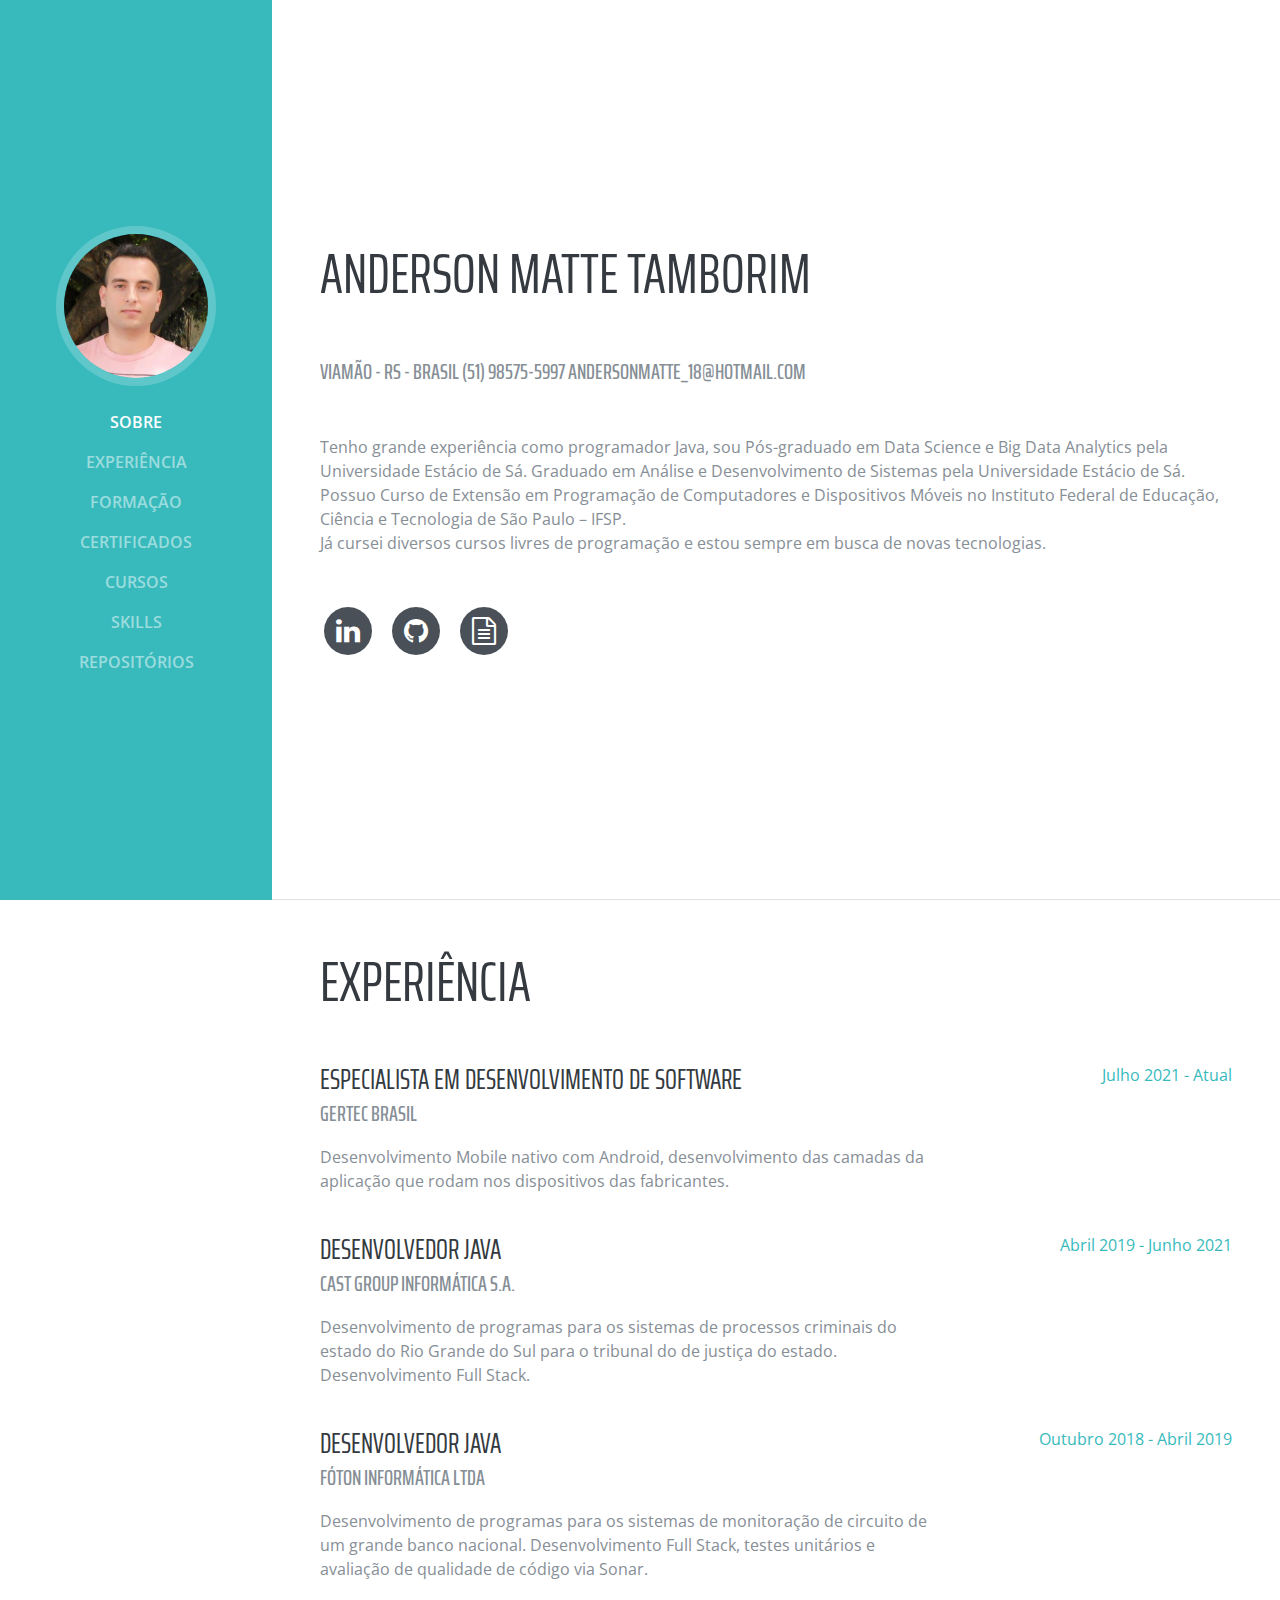
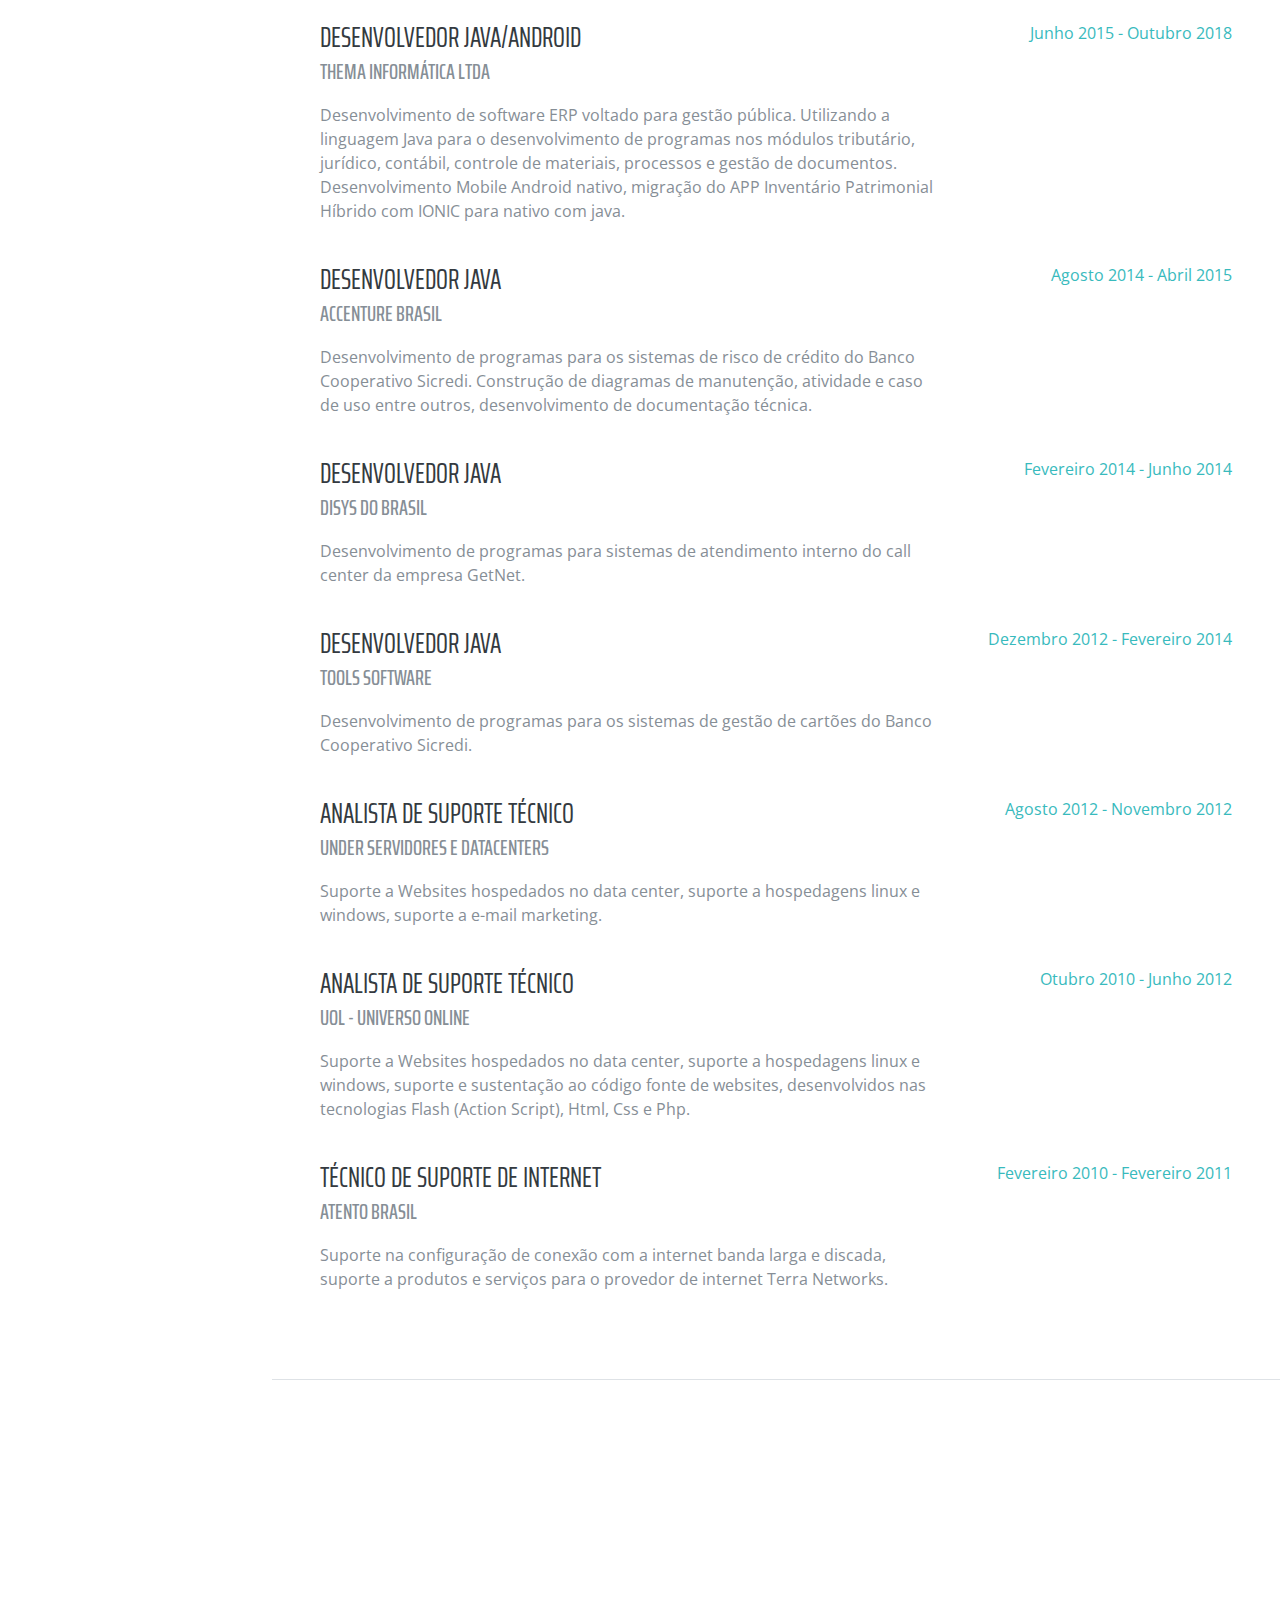
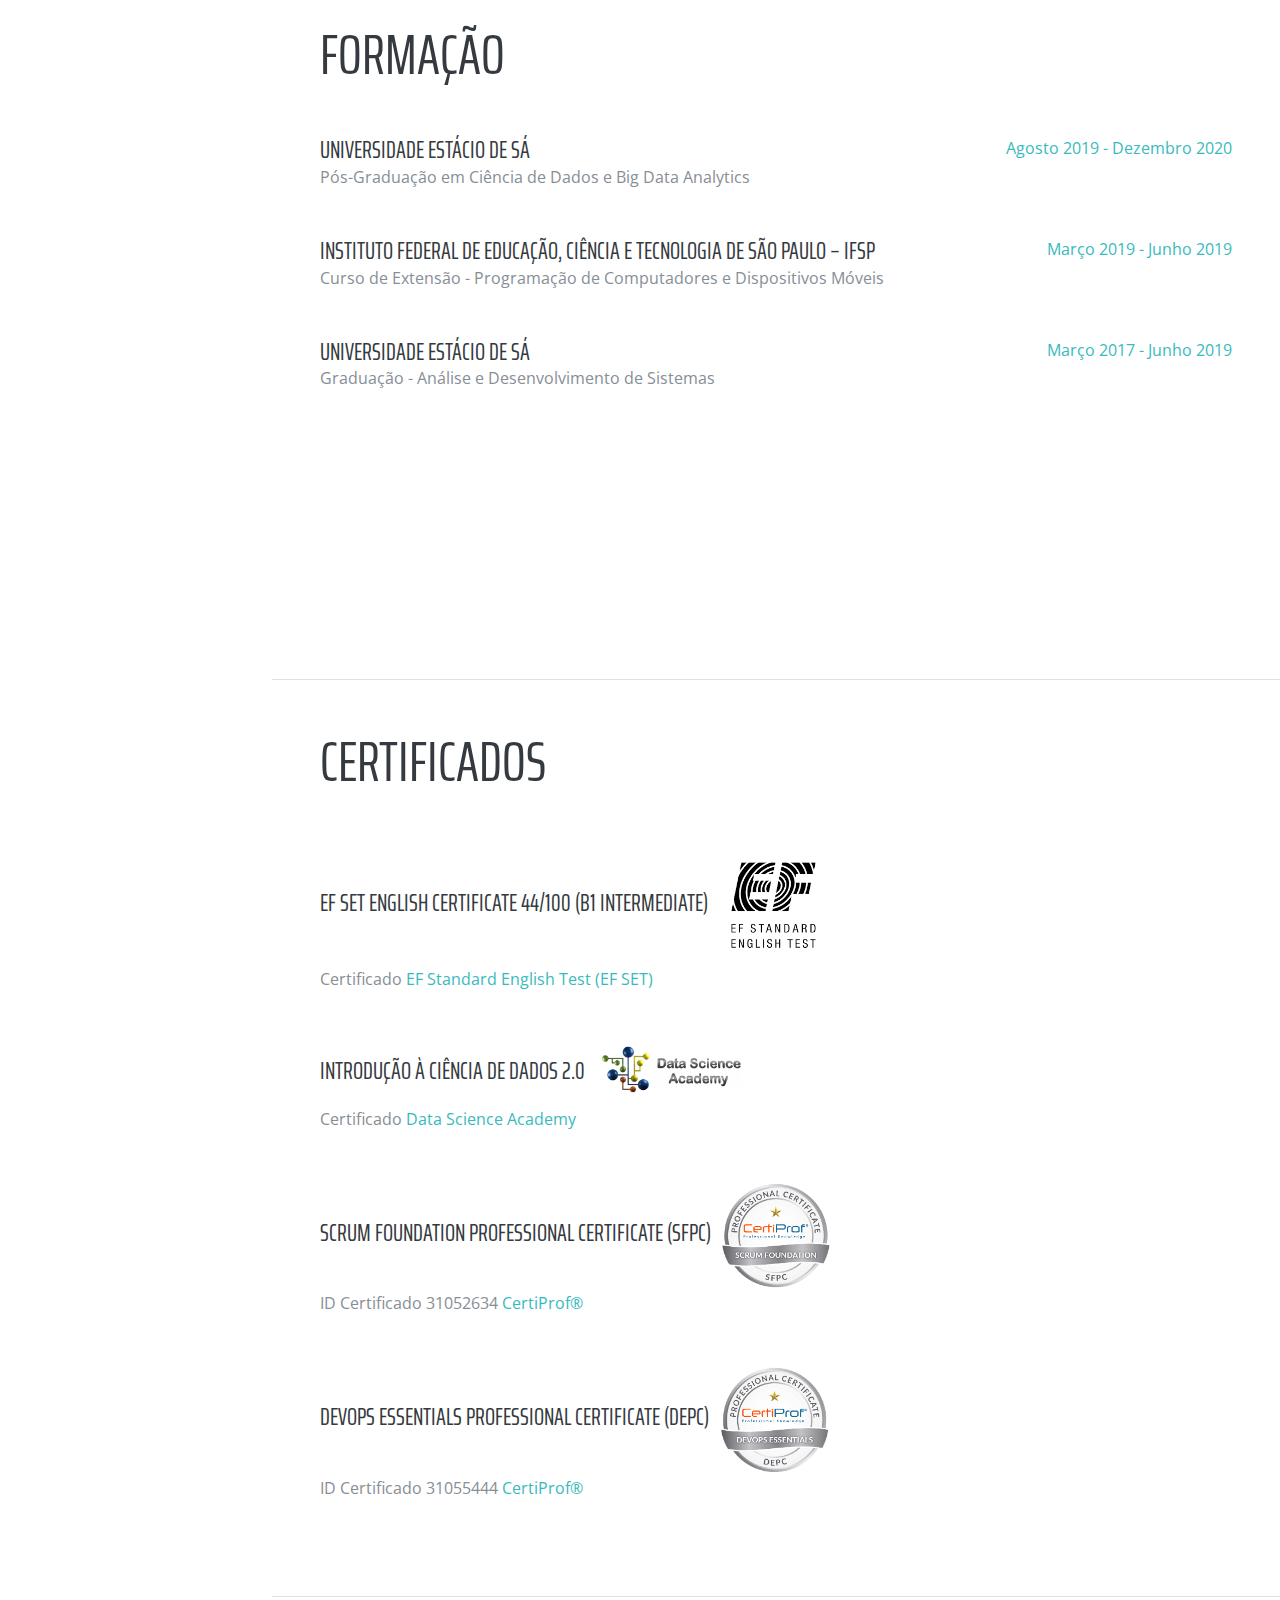
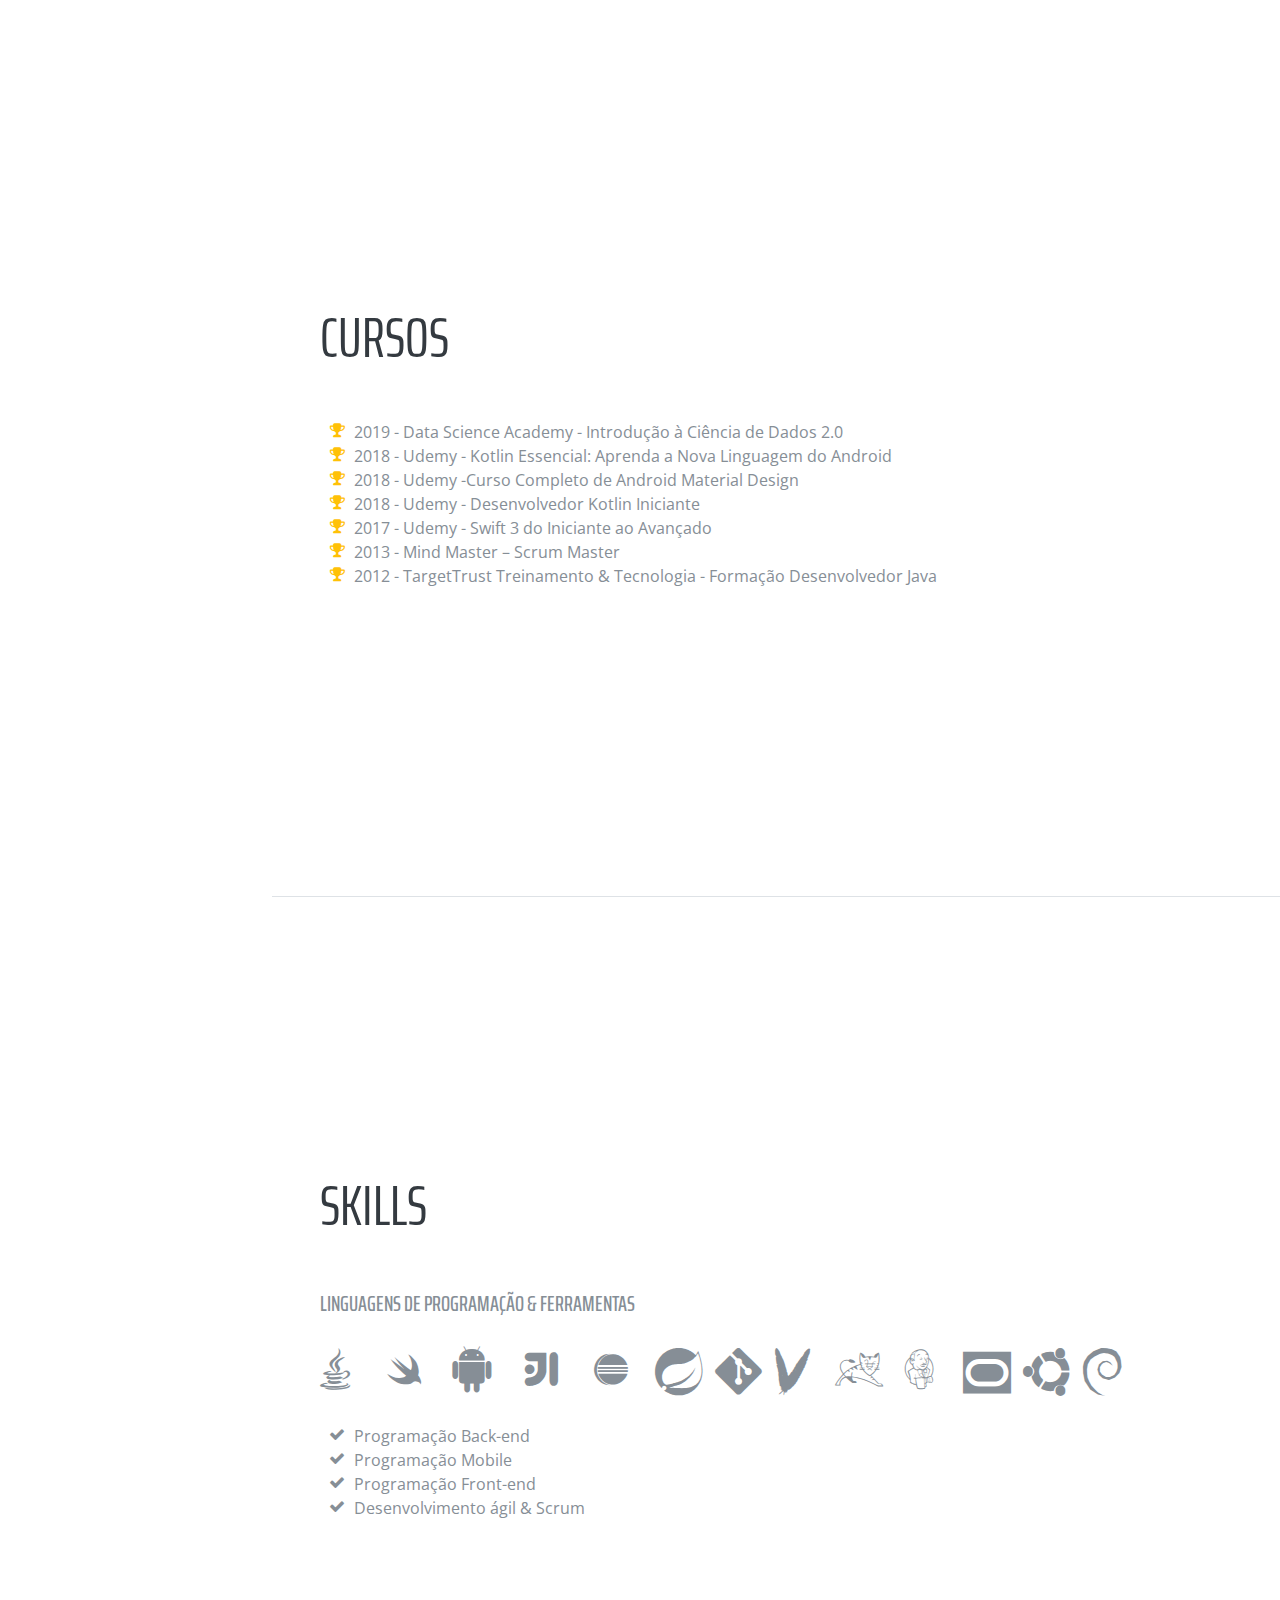
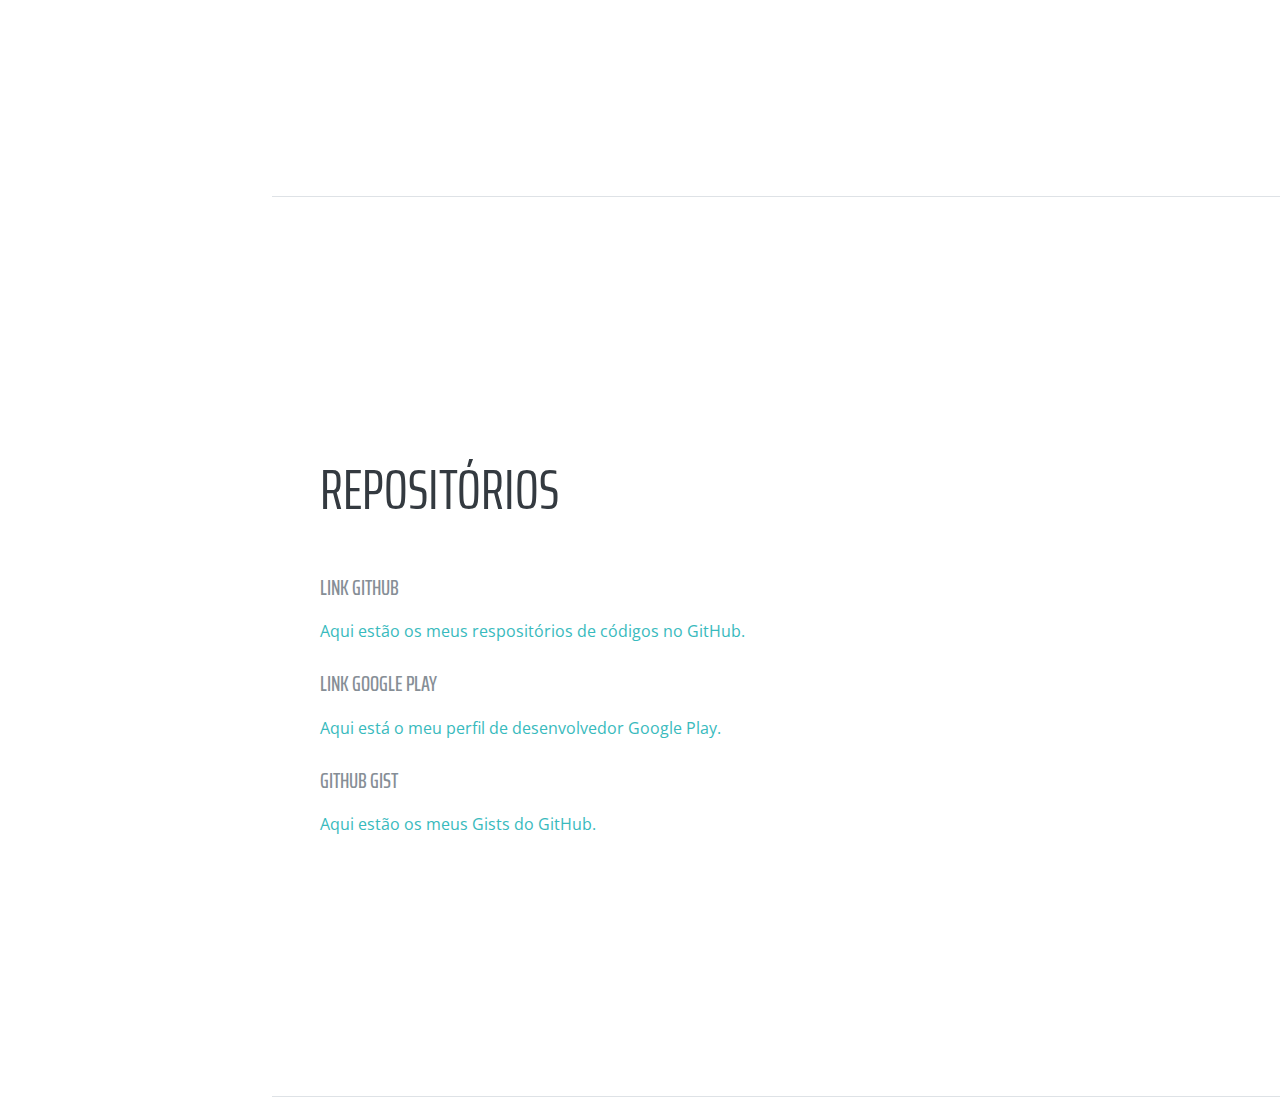
<file: anderson.html>
<!DOCTYPE html>
<html lang="pt-br">

<head>

    <meta charset="utf-8">
    <meta name="viewport" content="width=device-width, initial-scale=1, shrink-to-fit=no">
    <meta name="description" content="">
    <meta name="author" content="">

    <title>Anderson Matte Tamborim - Desenvolvedor Java/Android</title>

    <!-- Bootstrap core CSS -->
    <link href="vendor/bootstrap/css/bootstrap.min.css" rel="stylesheet">
    <!-- Custom fonts for this template -->
    <link href="https://fonts.googleapis.com/css?family=Saira+Extra+Condensed:100,200,300,400,500,600,700,800,900"
          rel="stylesheet">
    <link href="https://fonts.googleapis.com/css?family=Open+Sans:300,300i,400,400i,600,600i,700,700i,800,800i"
          rel="stylesheet">
    <link href="vendor/font-awesome/css/font-awesome.min.css" rel="stylesheet">
    <link href="vendor/devicons/css/devicons.min.css" rel="stylesheet">
    <link href="vendor/simple-line-icons/css/simple-line-icons.css" rel="stylesheet">
    <link rel="stylesheet" href="font-mfizz/font-mfizz.css">
    <!-- Custom styles for this template -->
    <link href="css/resume.min.css" rel="stylesheet">

</head>

<body id="page-top">
    
      <div vw class="enabled">
    <div vw-access-button class="active"></div>
    <div vw-plugin-wrapper>
      <div class="vw-plugin-top-wrapper"></div>
    </div>
  </div>
  <script src="https://vlibras.gov.br/app/vlibras-plugin.js"></script>
  <script>
    new window.VLibras.Widget('https://vlibras.gov.br/app');
  </script>

<nav class="navbar navbar-expand-lg navbar-dark bg-primary fixed-top" id="sideNav">
    <a class="navbar-brand js-scroll-trigger" href="#page-top">
        <span class="d-block d-lg-none">Anderson Matte Tamborim - Desenvolvedor Java</span>
        <span class="d-none d-lg-block">
          <img class="img-fluid img-profile rounded-circle mx-auto mb-2" src="imagens/andersonMatte.jpg" alt="">
        </span>
    </a>
    <button class="navbar-toggler" type="button" data-toggle="collapse" data-target="#navbarSupportedContent"
            aria-controls="navbarSupportedContent" aria-expanded="false" aria-label="Toggle navigation">
        <span class="navbar-toggler-icon"></span>
    </button>

    <div class="collapse navbar-collapse" id="navbarSupportedContent">
        <ul class="navbar-nav">
            <li class="nav-item">
                <a class="nav-link js-scroll-trigger" href="#sobre">Sobre</a>
            </li>
            <li class="nav-item">
                <a class="nav-link js-scroll-trigger" href="#experiencia">Experiência</a>
            </li>
            <li class="nav-item">
                <a class="nav-link js-scroll-trigger" href="#formacao">Formação</a>
            </li>
            <li class="nav-item">
                <a class="nav-link js-scroll-trigger" href="#certificados">Certificados</a>
            </li>
            <li class="nav-item">
                <a class="nav-link js-scroll-trigger" href="#cursos">Cursos</a>
            </li>
            <li class="nav-item">
                <a class="nav-link js-scroll-trigger" href="#skills">Skills</a>
            </li>
            <li class="nav-item">
                <a class="nav-link js-scroll-trigger" href="#repositorios">Repositórios</a>
            </li>
        </ul>

    </div>
</nav>

<div class="container-fluid p-0">
    <!-- Sobre -->
    <section class="resume-section p-3 p-lg-5 d-flex d-column" id="sobre">
        <div class="my-auto">
            <h2 class="mb-5">Anderson Matte Tamborim</h2>
            <div class="subheading mb-5">Viamão - RS - Brasil (51) 98575-5997 andersonmatte_18@hotmail.com</div>
            <p class="mb-5">Tenho grande experiência como programador Java, sou Pós-graduado em Data 
                            Science e Big Data Analytics pela Universidade Estácio de Sá. Graduado em Análise e 
                            Desenvolvimento de Sistemas pela Universidade Estácio de Sá. Possuo Curso de 
                            Extensão em Programação de Computadores e Dispositivos Móveis no Instituto 
                            Federal de Educação, Ciência e Tecnologia de São Paulo – IFSP.
                </br>
                Já cursei diversos cursos livres de programação e estou sempre em busca de novas tecnologias.</p>
            <ul class="list-inline list-social-icons mb-0">
                <li class="list-inline-item">
                    <a href="https://www.linkedin.com/in/andersonmatte/">
                <span class="fa-stack fa-lg">
                  <i class="fa fa-circle fa-stack-2x"></i>
                  <i class="fa fa-linkedin fa-stack-1x fa-inverse"></i>
                </span>
                    </a>
                </li>
                <li class="list-inline-item">
                    <a href="https://github.com/andersonmatte">
                <span class="fa-stack fa-lg">
                  <i class="fa fa-circle fa-stack-2x"></i>
                  <i class="fa fa-github fa-stack-1x fa-inverse"></i>
                </span>
                    </a>
                </li>
                <li class="list-inline-item">
                    <a href="https://github.com/andersonmatte/andersonmatte.github.io/raw/master/imagens/Anderson%20Matte%20Tamborim.pdf">
                <span class="fa-stack fa-lg">
                  <i class="fa fa-circle fa-stack-2x"></i>
                  <i class="fa fa-file-text-o fa-stack-1x fa-inverse"></i>
                </span>
                    </a>
                </li>
            </ul>
        </div>
    </section>

    <!-- Experiencias -->
    <section class="resume-section p-3 p-lg-5 d-flex flex-column" id="experiencia">
        <div class="my-auto">
            <h2 class="mb-5">Experiência</h2>
                        <div class="resume-item d-flex flex-column flex-md-row mb-4">
                <div class="resume-content mr-auto">
                    <h3 class="mb-0">Especialista em desenvolvimento de software</h3>
                    <div class="subheading mb-3">Gertec Brasil</div>
                    <p>Desenvolvimento Mobile nativo com Android, desenvolvimento das camadas da 
                                        aplicação que rodam nos dispositivos das fabricantes.</p>
                </div>
                <div class="resume-date text-md-right">
                    <span class="text-primary">Julho 2021 - Atual</span>
                </div>
            </div>
            <div class="resume-item d-flex flex-column flex-md-row mb-4">
                <div class="resume-content mr-auto">
                    <h3 class="mb-0">Desenvolvedor Java</h3>
                    <div class="subheading mb-3">Cast group Informática S.A.</div>
                    <p>Desenvolvimento de programas para os sistemas de processos criminais do estado do Rio Grande do
                        Sul para o tribunal do de justiça do estado.
                        Desenvolvimento Full Stack.</p>
                </div>
                <div class="resume-date text-md-right">
                    <span class="text-primary">Abril 2019 - Junho 2021</span>
                </div>
            </div>
            <div class="resume-item d-flex flex-column flex-md-row mb-4">
                <div class="resume-content mr-auto">
                    <h3 class="mb-0">Desenvolvedor Java</h3>
                    <div class="subheading mb-3">Fóton Informática LTDA</div>
                    <p>Desenvolvimento de programas para os sistemas de monitoração de circuito de um grande banco
                        nacional. Desenvolvimento Full Stack, testes unitários e avaliação de qualidade de código via
                        Sonar.</p>
                </div>
                <div class="resume-date text-md-right">
                    <span class="text-primary">Outubro 2018 - Abril 2019</span>
                </div>
            </div>
            <div class="resume-item d-flex flex-column flex-md-row mb-4">
                <div class="resume-content mr-auto">
                    <h3 class="mb-0">Desenvolvedor Java/Android</h3>
                    <div class="subheading mb-3">Thema Informática LTDA</div>
                    <p>Desenvolvimento de software ERP voltado para gestão pública. Utilizando a
                        linguagem Java para o desenvolvimento de programas nos módulos tributário, jurídico, contábil,
                        controle de materiais, processos e gestão de documentos.
                        Desenvolvimento Mobile Android nativo, migração do APP Inventário Patrimonial Híbrido com IONIC
                        para nativo com java.</p>
                </div>
                <div class="resume-date text-md-right">
                    <span class="text-primary">Junho 2015 - Outubro 2018</span>
                </div>
            </div>
            <div class="resume-item d-flex flex-column flex-md-row mb-4">
                <div class="resume-content mr-auto">
                    <h3 class="mb-0">Desenvolvedor Java</h3>
                    <div class="subheading mb-3">Accenture Brasil</div>
                    <p>Desenvolvimento de programas para os sistemas de risco de crédito do Banco
                        Cooperativo Sicredi. Construção de diagramas de manutenção, atividade e caso de uso entre
                        outros, desenvolvimento de documentação técnica.</p>
                </div>
                <div class="resume-date text-md-right">
                    <span class="text-primary">Agosto 2014 - Abril 2015</span>
                </div>
            </div>
            <div class="resume-item d-flex flex-column flex-md-row mb-4">
                <div class="resume-content mr-auto">
                    <h3 class="mb-0">Desenvolvedor Java</h3>
                    <div class="subheading mb-3">Disys do Brasil</div>
                    <p>Desenvolvimento de programas para sistemas de atendimento interno do call
                        center da empresa GetNet.</p>
                </div>
                <div class="resume-date text-md-right">
                    <span class="text-primary">Fevereiro 2014 - Junho 2014</span>
                </div>
            </div>
            <div class="resume-item d-flex flex-column flex-md-row mb-4">
                <div class="resume-content mr-auto">
                    <h3 class="mb-0">Desenvolvedor Java</h3>
                    <div class="subheading mb-3">Tools Software</div>
                    <p>Desenvolvimento de programas para os sistemas de gestão de cartões do
                        Banco Cooperativo Sicredi.</p>
                </div>
                <div class="resume-date text-md-right">
                    <span class="text-primary">Dezembro 2012 - Fevereiro 2014</span>
                </div>
            </div>
            <div class="resume-item d-flex flex-column flex-md-row mb-4">
                <div class="resume-content mr-auto">
                    <h3 class="mb-0">Analista de suporte técnico</h3>
                    <div class="subheading mb-3">Under Servidores e Datacenters</div>
                    <p>Suporte a Websites hospedados no data center, suporte a hospedagens linux e windows, suporte a
                        e-mail marketing.</p>
                </div>
                <div class="resume-date text-md-right">
                    <span class="text-primary">Agosto 2012 - Novembro 2012</span>
                </div>
            </div>
            <div class="resume-item d-flex flex-column flex-md-row mb-4">
                <div class="resume-content mr-auto">
                    <h3 class="mb-0">Analista de suporte técnico</h3>
                    <div class="subheading mb-3">UOL - Universo Online</div>
                    <p>Suporte a Websites hospedados no data center, suporte a hospedagens linux e windows, suporte e
                        sustentação ao código fonte de websites, desenvolvidos nas tecnologias Flash (Action Script),
                        Html, Css e Php.</p>
                </div>
                <div class="resume-date text-md-right">
                    <span class="text-primary">Otubro 2010 - Junho 2012</span>
                </div>
            </div>
            <div class="resume-item d-flex flex-column flex-md-row mb-4">
                <div class="resume-content mr-auto">
                    <h3 class="mb-0">Técnico de suporte de internet</h3>
                    <div class="subheading mb-3">Atento Brasil</div>
                    <p>Suporte na configuração de conexão com a internet banda larga e discada, suporte a produtos e
                        serviços para o provedor de internet Terra Networks.</p>
                </div>
                <div class="resume-date text-md-right">
                    <span class="text-primary">Fevereiro 2010 - Fevereiro 2011</span>
                </div>
            </div>
        </div>
    </section>

    <!-- Formações -->
    <section class="resume-section p-3 p-lg-5 d-flex flex-column" id="formacao">
        <div class="my-auto">
            <h2 class="mb-5">Formação</h2>
             <div class="resume-item d-flex flex-column flex-md-row mb-5">
                <div class="resume-content mr-auto">
                    <h4 class="mb-0">Universidade Estácio de Sá</h4>
                    <div>Pós-Graduação em Ciência de Dados e Big Data Analytics</div>
                </div>
                <div class="resume-date text-md-right">
                    <span class="text-primary">Agosto 2019 - Dezembro 2020</span>
                </div>
            </div>
            <div class="resume-item d-flex flex-column flex-md-row mb-5">
                <div class="resume-content mr-auto">
                    <h4 class="mb-0">Instituto Federal de Educação, Ciência e Tecnologia de São Paulo – IFSP</h4>
                    <div>Curso de Extensão - Programação de Computadores e Dispositivos Móveis</div>
                </div>
                <div class="resume-date text-md-right">
                    <span class="text-primary">Março 2019 - Junho 2019</span>
                </div>
            </div>
            <div class="resume-item d-flex flex-column flex-md-row mb-5">
                <div class="resume-content mr-auto">
                    <h4 class="mb-0">Universidade Estácio de Sá</h4>
                    <div>Graduação - Análise e Desenvolvimento de Sistemas</div>
                </div>
                <div class="resume-date text-md-right">
                    <span class="text-primary">Março 2017 - Junho 2019</span>
                </div>
            </div>
        </div>
    </section>

    <!-- Certificados -->
    <section class="resume-section p-3 p-lg-5 d-flex flex-column" id="certificados">
        <div class="my-auto">
            <h2 class="mb-5">Certificados</h2>
            <div class="resume-item d-flex flex-column flex-md-row mb-5">
                <div class="resume-content mr-auto">
                    <h4 class="mb-0">EF SET English Certificate 44/100 (B1 Intermediate) 
                        <img class="img-fluid rounded-circle"
                             src="imagens/efset.png" alt=""
                             style="width: 20%; height: 20%;"></h4>
                    <div>Certificado <a
                            href=https://www.efset.org/cert/Co5J9p>EF Standard English Test (EF SET)</a>
                    </div>
                </div>
            </div>
            <div class="resume-item d-flex flex-column flex-md-row mb-5">
                <div class="resume-content mr-auto">
                    <h4 class="mb-0">Introdução à Ciência de Dados 2.0
                        <img class="img-fluid rounded-circle"
                             src="imagens/DataScienceAcadamy.png" alt=""
                             style="width: 20%; height: 20%;"></h4>
                    <div>Certificado <a
                            href=https://www.datascienceacademy.com.br/certificate/57e4c96f47d7dd071b8b456b/user/5c584d9a5e4cdedfa38b4584>Data
                        Science Academy</a>
                    </div>
                </div>
            </div>
            <div class="resume-item d-flex flex-column flex-md-row mb-5">
                <div class="resume-content mr-auto">
                    <h4 class="mb-0">Scrum Foundation Professional Certificate (SFPC)
                        <img class="img-fluid rounded-circle"
                             src="imagens/Certiprof_scrum_Foundation_professional_certificate.png" alt=""
                             style="width: 15%; height: 15%;"></h4>
                    <div>ID Certificado 31052634 <a href=https://www.certiprof.com/successful-candidates-register-by-cp>CertiProf®</a>
                    </div>
                </div>
            </div>
            <div class="resume-item d-flex flex-column flex-md-row mb-5">
                <div class="resume-content mr-auto">
                    <h4 class="mb-0">DevOps Essentials Professional Certificate (DEPC)
                        <img class="img-fluid rounded-circle"
                             src="imagens/Certiprof_Devops_Essentials_professional_certificate.png" alt=""
                             style="width: 15%; height: 15%;"></h4>
                    <div>ID Certificado 31055444 <a href=https://www.certiprof.com/successful-candidates-register-by-cp>CertiProf®</a>
                    </div>
                </div>
            </div>
        </div>
    </section>

    <!-- Cursos -->
    <section class="resume-section p-3 p-lg-5 d-flex flex-column" id="cursos">
        <div class="my-auto">
            <h2 class="mb-5">Cursos</h2>
            <ul class="fa-ul mb-0">
                <li>
                    <i class="fa-li fa fa-trophy text-warning"></i>
                    2019 - Data Science Academy - Introdução à Ciência de Dados 2.0
                </li>
                <li>
                    <i class="fa-li fa fa-trophy text-warning"></i>
                    2018 - Udemy - Kotlin Essencial: Aprenda a Nova Linguagem do Android
                </li>
                <li>
                <li>
                    <i class="fa-li fa fa-trophy text-warning"></i>
                    2018 - Udemy -Curso Completo de Android Material Design
                </li>
                <li>
                    <i class="fa-li fa fa-trophy text-warning"></i>
                    2018 - Udemy - Desenvolvedor Kotlin Iniciante
                </li>
                <li>
                    <i class="fa-li fa fa-trophy text-warning"></i>
                    2017 - Udemy - Swift 3 do Iniciante ao Avançado
                </li>
                <li>
                    <i class="fa-li fa fa-trophy text-warning"></i>
                    2013 - Mind Master – Scrum Master
                </li>
                <li>
                    <i class="fa-li fa fa-trophy text-warning"></i>
                    2012 - TargetTrust Treinamento & Tecnologia - Formação Desenvolvedor Java
                </li>
                <li>
            </ul>
        </div>
    </section>

    <!-- Skills -->
    <section class="resume-section p-3 p-lg-5 d-flex flex-column" id="skills">
        <div class="my-auto">
            <h2 class="mb-5">Skills</h2>
            <div class="subheading mb-3">Linguagens de programação &amp; Ferramentas</div>
            <ul class="list-inline list-icons">
                <i class="icon-java-bold" title="Java"></i>
                <li class="list-inline-item" title="Swift">
                    <i class="devicons devicons-swift"></i>
                </li>
                <li class="list-inline-item" title="Android">
                    <i class="devicons devicons-android"></i>
                </li>
                <li class="list-inline-item" title="Intellij">
                    <i class="devicons devicons-intellij"></i>
                </li>
                <li class="list-inline-item" title="Eclipse">
                    <i class="devicons devicons-eclipse"></i>
                </li>
                <i class="icon-spring" title="Spring"></i>
                <i class="icon-git" title="Git"></i>
                <i class="icon-maven" title="Maven"></i>
                <i class="icon-tomcat" title="Tomcat"></i>
                <li class="list-inline-item" title="Jenkins">
                    <i class="devicons devicons-jenkins"></i>
                </li>
                <i class="icon-oracle-alt" title="Oracle"></i>
                <i class="icon-ubuntu" title="Ubuntu"></i>
                <i class="icon-debian" title="Debian"></i>
            </ul>
            <div class="subheading mb-3"></div>
            <ul class="fa-ul mb-0">
                <li>
                    <i class="fa-li fa fa-check"></i>
                    Programação Back-end
                </li>
                <li>
                    <i class="fa-li fa fa-check"></i>
                    Programação Mobile
                </li>
                <li>
                    <i class="fa-li fa fa-check"></i>
                    Programação Front-end
                </li>
                <li>
                    <i class="fa-li fa fa-check"></i>
                    Desenvolvimento ágil &amp; Scrum
                </li>
            </ul>
        </div>
    </section>

    <!-- Repositorios -->
    <section class="resume-section p-3 p-lg-5 d-flex flex-column" id="repositorios">
        <div class="my-auto">
            <h2 class="mb-5">Repositórios</h2>
            <div class="subheading mb-3">Link GitHub</div>
            <div>
                <a href="https://github.com/andersonmatte/" itemprop="url">Aqui estão os meus respositórios de códigos
                    no GitHub.</a>
            </div>
            </br>
            <div class="subheading mb-3">Link Google Play</div>
            <div>
                <a href="https://play.google.com/store/apps/developer?id=Anderson+Matte" itemprop="url">Aqui está o meu
                    perfil de desenvolvedor Google Play.</a>
            </div>
            </br>
            <div class="subheading mb-3">GitHub Gist</div>
            <div>
                <a href="https://gist.github.com/andersonmatte" itemprop="url">Aqui estão os meus Gists do GitHub.</a>
            </div>
        </div>
    </section>

</div>

<!-- Bootstrap core JavaScript -->
<script src="vendor/jquery/jquery.min.js"></script>
<script src="vendor/bootstrap/js/bootstrap.bundle.min.js"></script>

<!-- Plugin JavaScript -->
<script src="vendor/jquery-easing/jquery.easing.min.js"></script>

<!-- Custom scripts for this template -->
<script src="js/resume.min.js"></script>

</body>

</html>
</file>
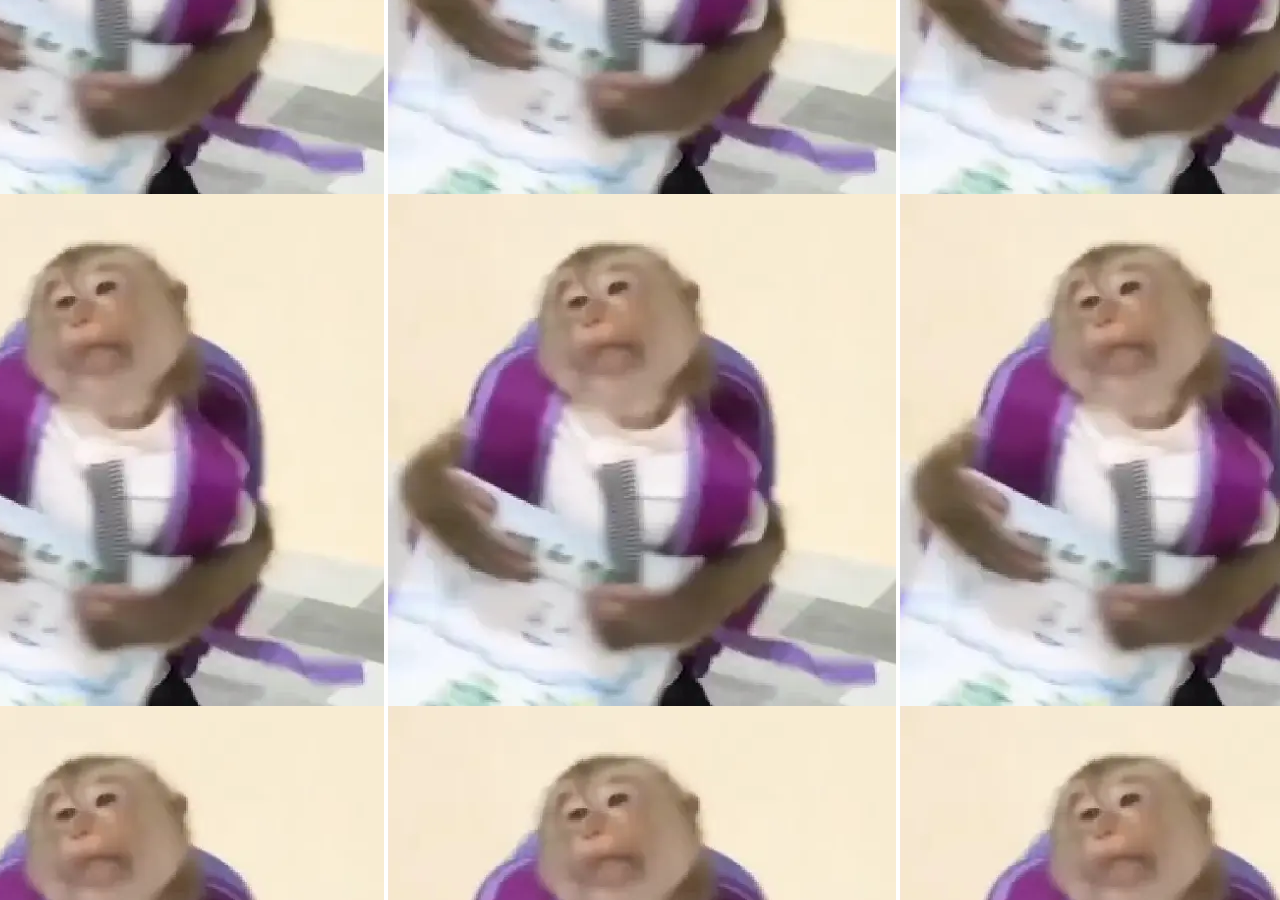
<file: omelhor.html>
<!DOCTYPE html>
<html lang="pt-BR">
<head>
    <meta charset="UTF-8">
    <meta name="viewport" content="width=device-width, initial-scale=1.0">
    <title>Assista agora o Melhor!</title>
    <style>
        body, html {
            margin: 0;
            padding: 0;
            height: 100%;
            overflow: hidden;
        }
        .full-screen-image {
            display: flex;
            justify-content: center;
            align-items: center;
            height: 100%;
            background-position: center;
        }
    </style>
</head>
<body>
    <div class="full-screen-image"></div>

    <script>
        document.addEventListener('DOMContentLoaded', () => {
            const base64Image = "[data-uri]";
            const imageContainer = document.querySelector('.full-screen-image');
            imageContainer.style.backgroundImage = `url(${base64Image})`;
        });
    </script>
</body>
</html>
</file>
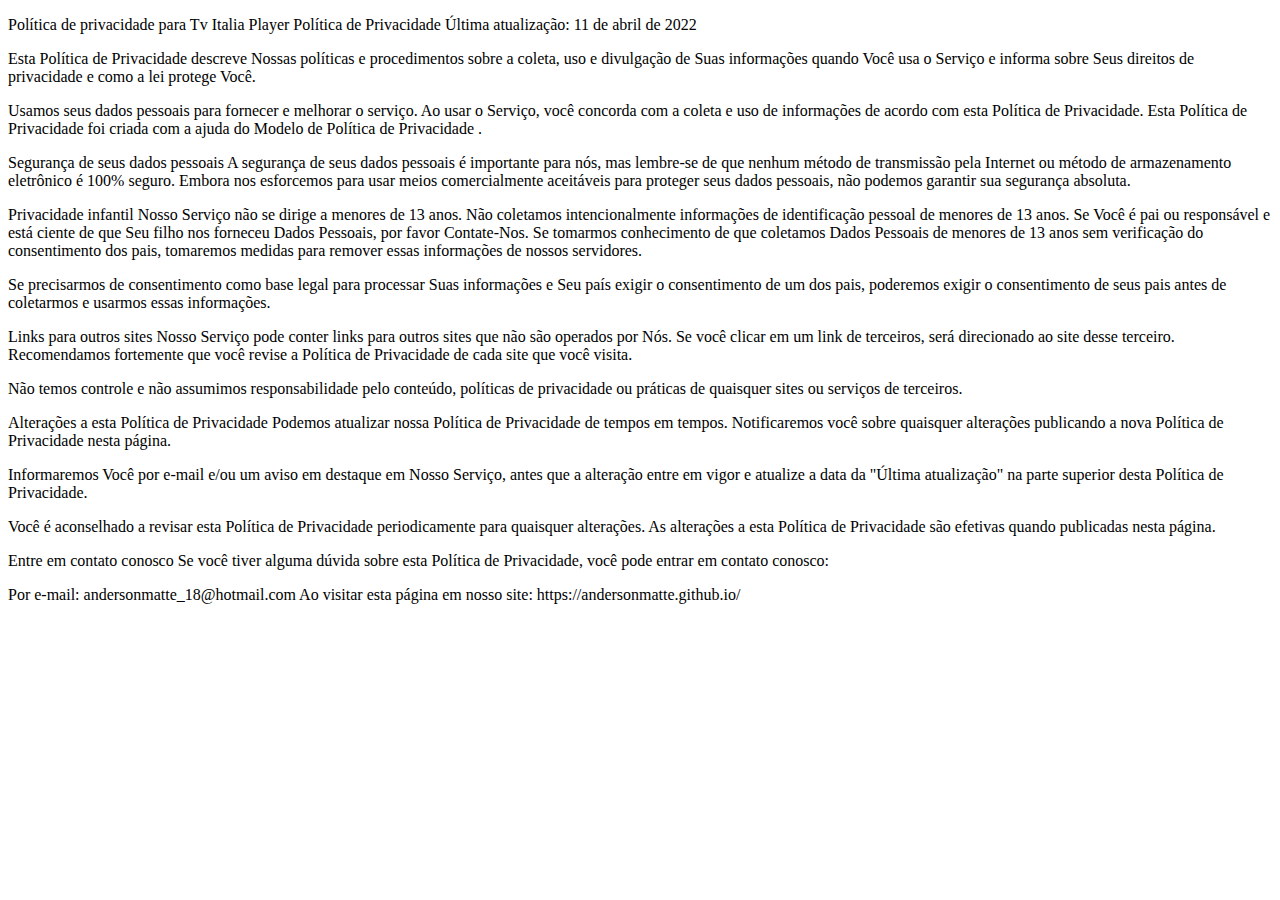
<file: PoliticaPrivacidadeTvItaliaPlayer.html>
<!doctype html>
<html>
  <head>
    <title>Pol&iacute;tica de privacidade para Tv Italia Player</title>
  </head>
  <body>
    <p>Pol&iacute;tica de privacidade para Tv Italia Player Pol&iacute;tica de Privacidade &Uacute;ltima atualiza&ccedil;&atilde;o: 11 de abril de 2022</p>

<p>Esta Pol&iacute;tica de Privacidade descreve Nossas pol&iacute;ticas e procedimentos sobre a coleta, uso e divulga&ccedil;&atilde;o de Suas informa&ccedil;&otilde;es quando Voc&ecirc; usa o Servi&ccedil;o e informa sobre Seus direitos de privacidade e como a lei protege Voc&ecirc;.</p>

<p>Usamos seus dados pessoais para fornecer e melhorar o servi&ccedil;o. Ao usar o Servi&ccedil;o, voc&ecirc; concorda com a coleta e uso de informa&ccedil;&otilde;es de acordo com esta Pol&iacute;tica de Privacidade. Esta Pol&iacute;tica de Privacidade foi criada com a ajuda do Modelo de Pol&iacute;tica de Privacidade .</p>

<p>Seguran&ccedil;a de seus dados pessoais A seguran&ccedil;a de seus dados pessoais &eacute; importante para n&oacute;s, mas lembre-se de que nenhum m&eacute;todo de transmiss&atilde;o pela Internet ou m&eacute;todo de armazenamento eletr&ocirc;nico &eacute; 100% seguro. Embora nos esforcemos para usar meios comercialmente aceit&aacute;veis &#8203;&#8203;para proteger seus dados pessoais, n&atilde;o podemos garantir sua seguran&ccedil;a absoluta.</p>

<p>Privacidade infantil Nosso Servi&ccedil;o n&atilde;o se dirige a menores de 13 anos. N&atilde;o coletamos intencionalmente informa&ccedil;&otilde;es de identifica&ccedil;&atilde;o pessoal de menores de 13 anos. Se Voc&ecirc; &eacute; pai ou respons&aacute;vel e est&aacute; ciente de que Seu filho nos forneceu Dados Pessoais, por favor Contate-Nos. Se tomarmos conhecimento de que coletamos Dados Pessoais de menores de 13 anos sem verifica&ccedil;&atilde;o do consentimento dos pais, tomaremos medidas para remover essas informa&ccedil;&otilde;es de nossos servidores.</p>

<p>Se precisarmos de consentimento como base legal para processar Suas informa&ccedil;&otilde;es e Seu pa&iacute;s exigir o consentimento de um dos pais, poderemos exigir o consentimento de seus pais antes de coletarmos e usarmos essas informa&ccedil;&otilde;es.</p>

<p>Links para outros sites Nosso Servi&ccedil;o pode conter links para outros sites que n&atilde;o s&atilde;o operados por N&oacute;s. Se voc&ecirc; clicar em um link de terceiros, ser&aacute; direcionado ao site desse terceiro. Recomendamos fortemente que voc&ecirc; revise a Pol&iacute;tica de Privacidade de cada site que voc&ecirc; visita.</p>

<p>N&atilde;o temos controle e n&atilde;o assumimos responsabilidade pelo conte&uacute;do, pol&iacute;ticas de privacidade ou pr&aacute;ticas de quaisquer sites ou servi&ccedil;os de terceiros.</p>

<p>Altera&ccedil;&otilde;es a esta Pol&iacute;tica de Privacidade Podemos atualizar nossa Pol&iacute;tica de Privacidade de tempos em tempos. Notificaremos voc&ecirc; sobre quaisquer altera&ccedil;&otilde;es publicando a nova Pol&iacute;tica de Privacidade nesta p&aacute;gina.</p>

<p>Informaremos Voc&ecirc; por e-mail e/ou um aviso em destaque em Nosso Servi&ccedil;o, antes que a altera&ccedil;&atilde;o entre em vigor e atualize a data da &quot;&Uacute;ltima atualiza&ccedil;&atilde;o&quot; na parte superior desta Pol&iacute;tica de Privacidade.</p>

<p>Voc&ecirc; &eacute; aconselhado a revisar esta Pol&iacute;tica de Privacidade periodicamente para quaisquer altera&ccedil;&otilde;es. As altera&ccedil;&otilde;es a esta Pol&iacute;tica de Privacidade s&atilde;o efetivas quando publicadas nesta p&aacute;gina.</p>

<p>Entre em contato conosco Se voc&ecirc; tiver alguma d&uacute;vida sobre esta Pol&iacute;tica de Privacidade, voc&ecirc; pode entrar em contato conosco:</p>

<p>Por e-mail: andersonmatte_18@hotmail.com Ao visitar esta p&aacute;gina em nosso site: https://andersonmatte.github.io/</p>
  </body>
</html>
</file>
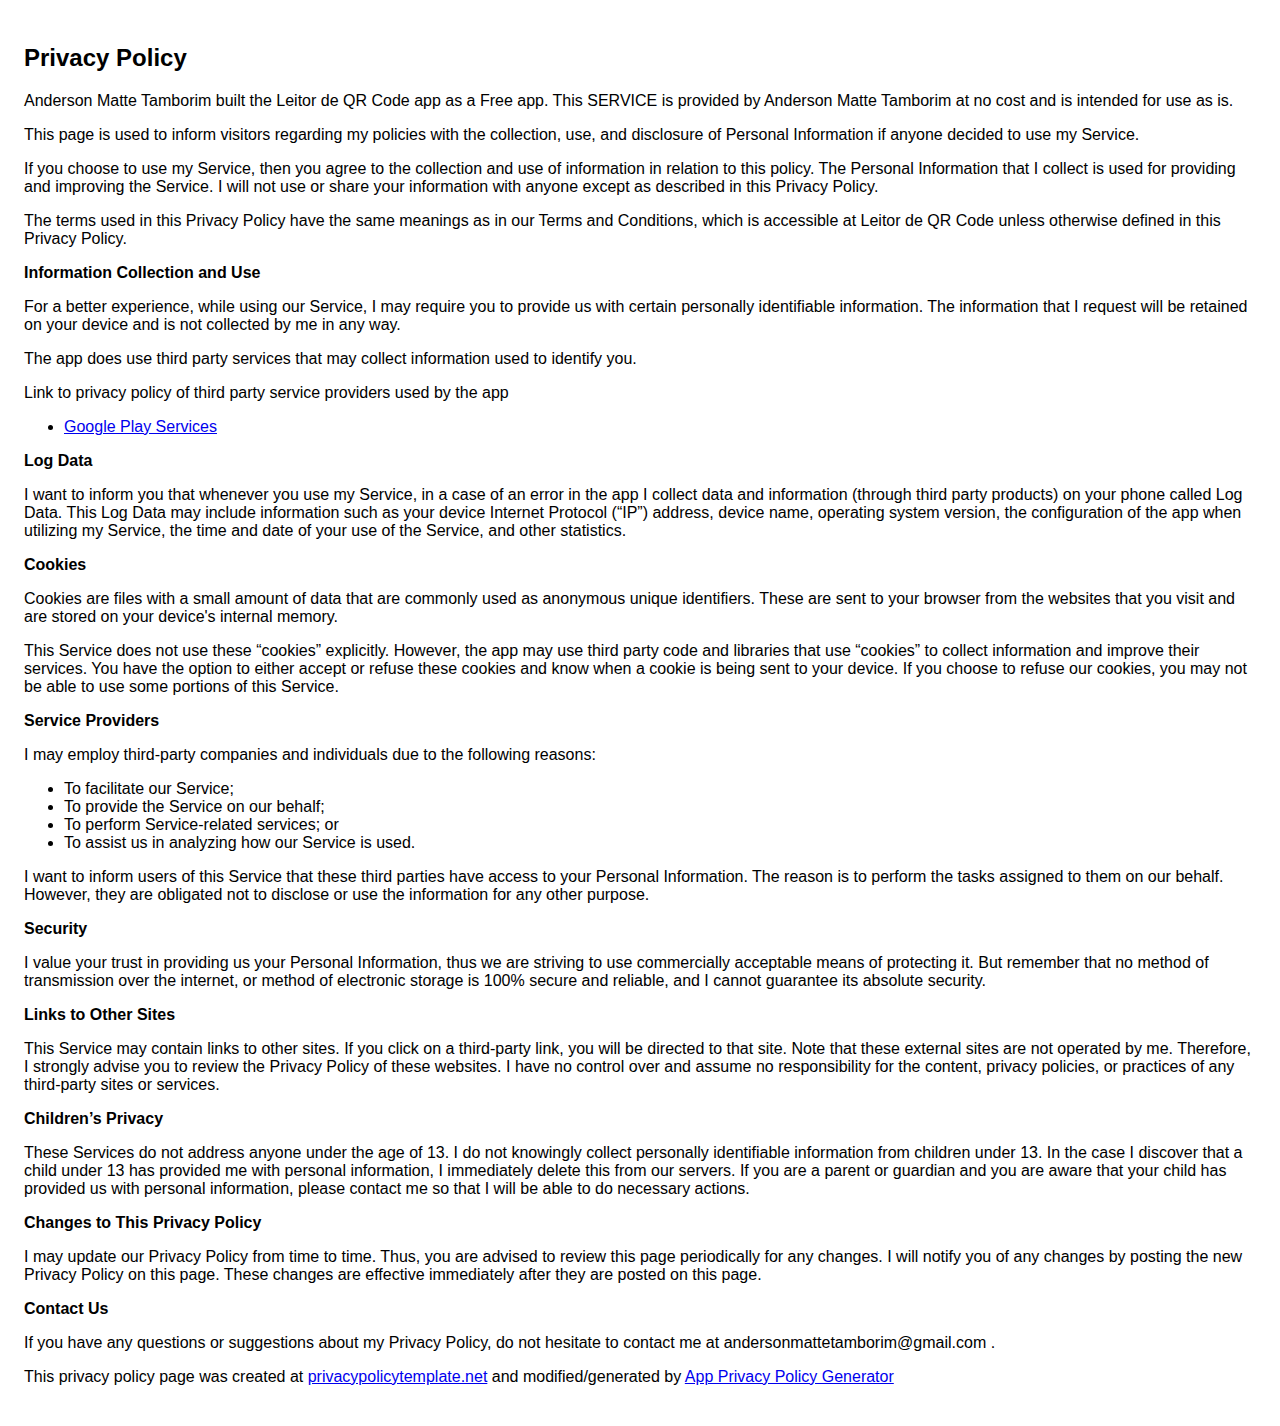
<file: privacy_policy.html>
<!DOCTYPE html>
    <html>
    <head>
      <meta charset='utf-8'>
      <meta name='viewport' content='width=device-width'>
      <title>Privacy Policy</title>
      <style> body { font-family: 'Helvetica Neue', Helvetica, Arial, sans-serif; padding:1em; } </style>
    </head>
    <body>
    <h2>Privacy Policy</h2> <p>
                    Anderson Matte Tamborim built the Leitor de QR Code app as
                    a Free app. This SERVICE is provided by
                    Anderson Matte Tamborim at no cost and is intended for
                    use as is.
                  </p> <p>
                    This page is used to inform visitors regarding
                    my policies with the collection, use, and
                    disclosure of Personal Information if anyone decided to use
                    my Service.
                  </p> <p>
                    If you choose to use my Service, then you agree
                    to the collection and use of information in relation to this
                    policy. The Personal Information that I collect is
                    used for providing and improving the Service.
                    I will not use or share your
                    information with anyone except as described in this Privacy
                    Policy.
                  </p> <p>
                    The terms used in this Privacy Policy have the same meanings
                    as in our Terms and Conditions, which is accessible at
                    Leitor de QR Code unless otherwise defined in this Privacy
                    Policy.
                  </p> <p><strong>Information Collection and Use</strong></p> <p>
                    For a better experience, while using our Service,
                    I may require you to provide us with certain
                    personally identifiable information. The
                    information that I request will be
                    retained on your device and is not collected by me in any way.
                  </p> <p>
                    The app does use third party services that may collect
                    information used to identify you.
                  </p> <div><p>
                      Link to privacy policy of third party service providers
                      used by the app
                    </p> <ul><li><a href="https://www.google.com/policies/privacy/" target="_blank">Google Play Services</a></li><!----><!----><!----><!----><!----><!----><!----><!----><!----><!----></ul></div> <p><strong>Log Data</strong></p> <p>
                    I want to inform you that whenever
                    you use my Service, in a case of an error in the
                    app I collect data and information (through third
                    party products) on your phone called Log Data. This Log Data
                    may include information such as your device Internet
                    Protocol (“IP”) address, device name, operating system
                    version, the configuration of the app when utilizing
                    my Service, the time and date of your use of the
                    Service, and other statistics.
                  </p> <p><strong>Cookies</strong></p> <p>
                    Cookies are files with a small amount of data that are
                    commonly used as anonymous unique identifiers. These are
                    sent to your browser from the websites that you visit and
                    are stored on your device's internal memory.
                  </p> <p>
                    This Service does not use these “cookies” explicitly.
                    However, the app may use third party code and libraries that
                    use “cookies” to collect information and improve their
                    services. You have the option to either accept or refuse
                    these cookies and know when a cookie is being sent to your
                    device. If you choose to refuse our cookies, you may not be
                    able to use some portions of this Service.
                  </p> <p><strong>Service Providers</strong></p> <p>
                    I may employ third-party companies
                    and individuals due to the following reasons:
                  </p> <ul><li>To facilitate our Service;</li> <li>To provide the Service on our behalf;</li> <li>To perform Service-related services; or</li> <li>To assist us in analyzing how our Service is used.</li></ul> <p>
                    I want to inform users of this
                    Service that these third parties have access to your
                    Personal Information. The reason is to perform the tasks
                    assigned to them on our behalf. However, they are obligated
                    not to disclose or use the information for any other
                    purpose.
                  </p> <p><strong>Security</strong></p> <p>
                    I value your trust in providing us
                    your Personal Information, thus we are striving to use
                    commercially acceptable means of protecting it. But remember
                    that no method of transmission over the internet, or method
                    of electronic storage is 100% secure and reliable, and
                    I cannot guarantee its absolute security.
                  </p> <p><strong>Links to Other Sites</strong></p> <p>
                    This Service may contain links to other sites. If you click
                    on a third-party link, you will be directed to that site.
                    Note that these external sites are not operated by
                    me. Therefore, I strongly advise you to
                    review the Privacy Policy of these websites.
                    I have no control over and assume no
                    responsibility for the content, privacy policies, or
                    practices of any third-party sites or services.
                  </p> <p><strong>Children’s Privacy</strong></p> <p>
                    These Services do not address anyone under the age of 13.
                    I do not knowingly collect personally
                    identifiable information from children under 13. In the case
                    I discover that a child under 13 has provided
                    me with personal information,
                    I immediately delete this from our servers. If you
                    are a parent or guardian and you are aware that your child
                    has provided us with personal information, please contact
                    me so that I will be able to do
                    necessary actions.
                  </p> <p><strong>Changes to This Privacy Policy</strong></p> <p>
                    I may update our Privacy Policy from
                    time to time. Thus, you are advised to review this page
                    periodically for any changes. I will
                    notify you of any changes by posting the new Privacy Policy
                    on this page. These changes are effective immediately after
                    they are posted on this page.
                  </p> <p><strong>Contact Us</strong></p> <p>
                    If you have any questions or suggestions about
                    my Privacy Policy, do not hesitate to contact
                    me at andersonmattetamborim@gmail.com .
                  </p> <p>
                    This privacy policy page was created at
                    <a href="https://privacypolicytemplate.net" target="_blank">privacypolicytemplate.net</a>
                    and modified/generated by
                    <a href="https://app-privacy-policy-generator.firebaseapp.com/" target="_blank">App Privacy Policy Generator</a></p>
    </body>
    </html>
</file>
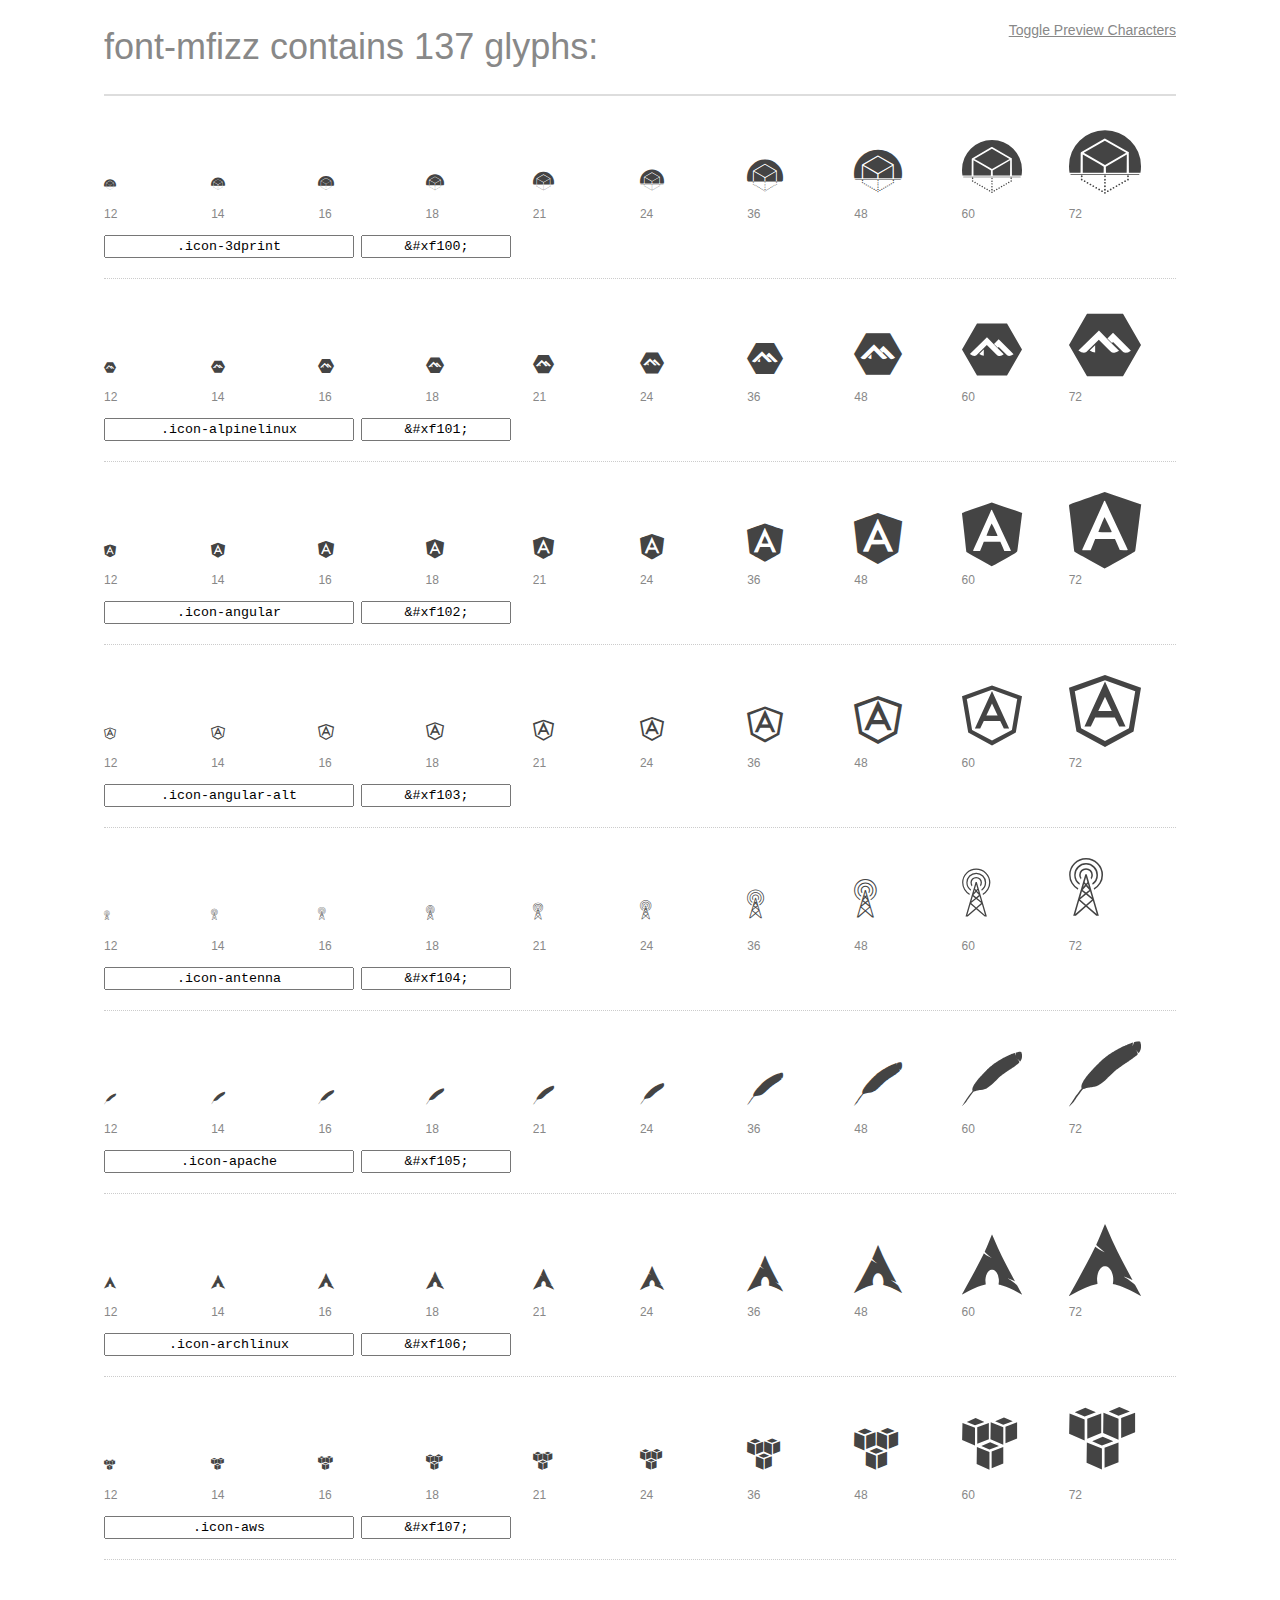
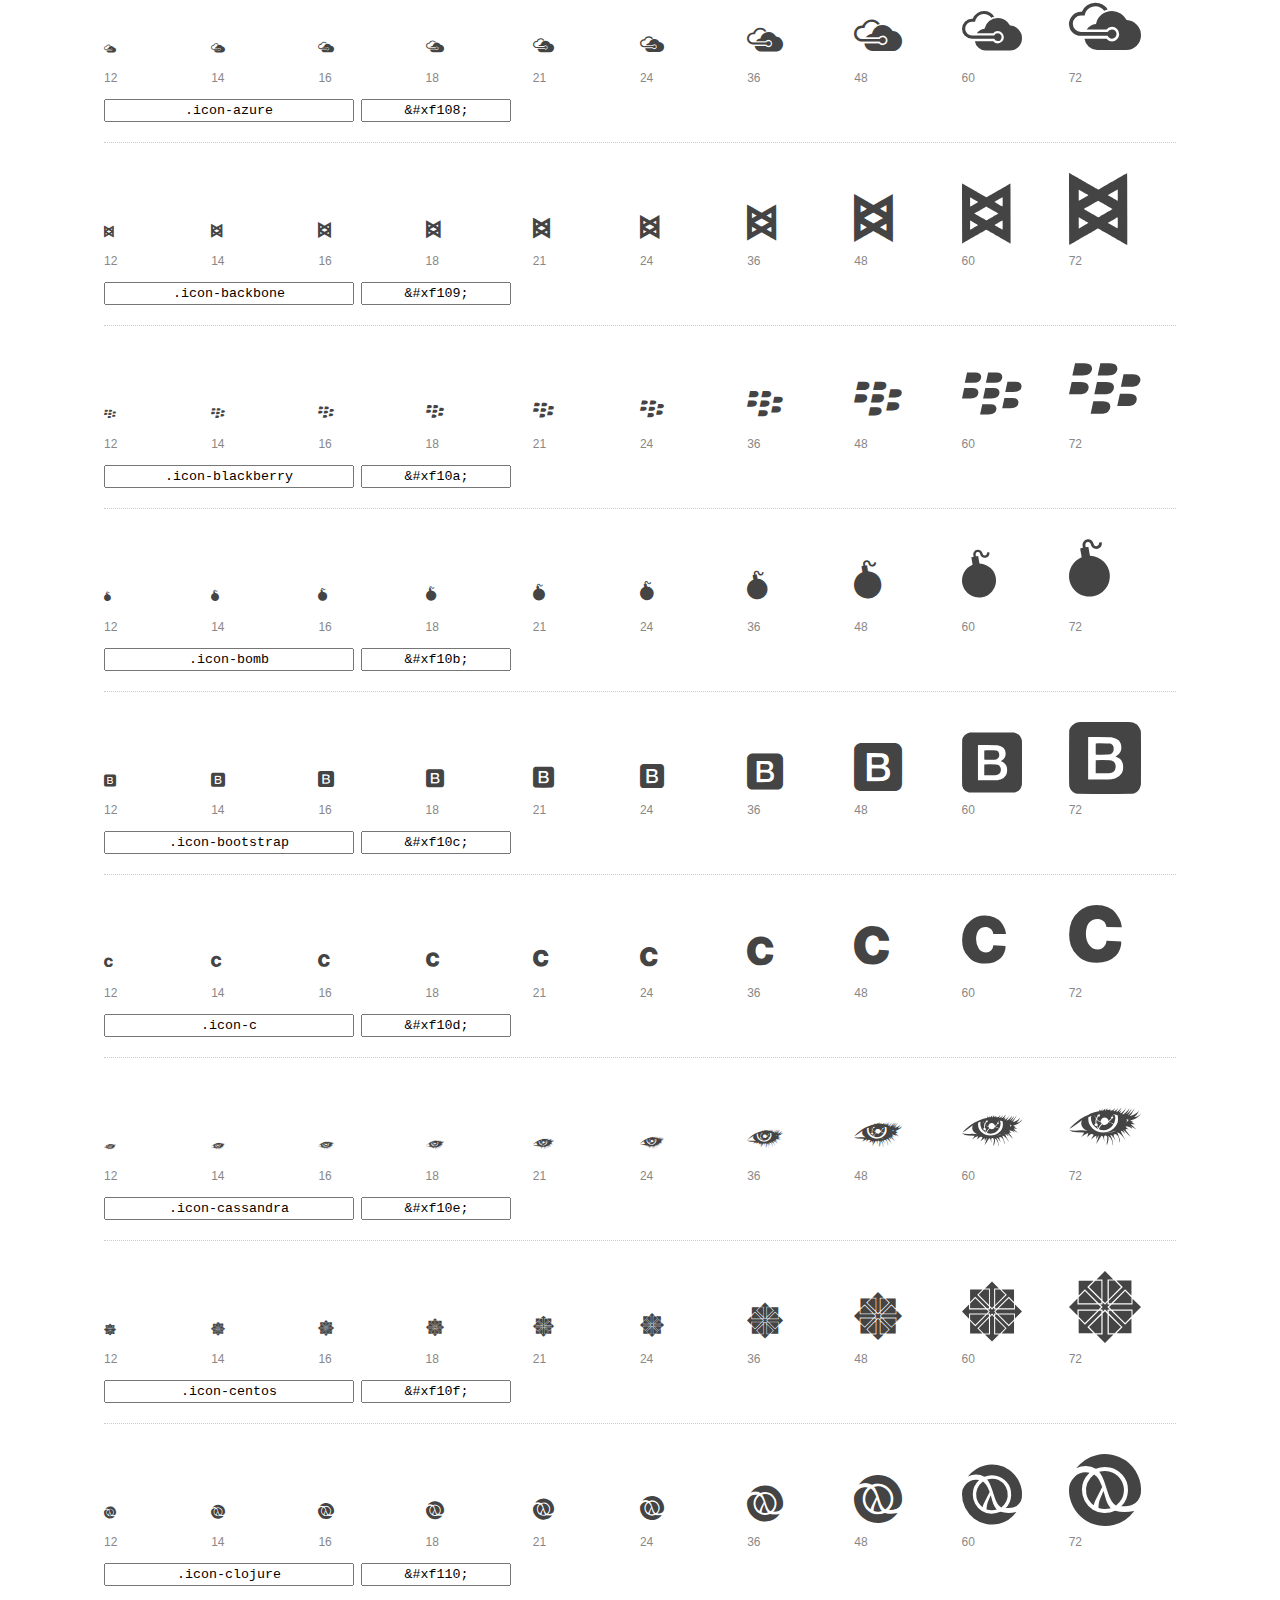
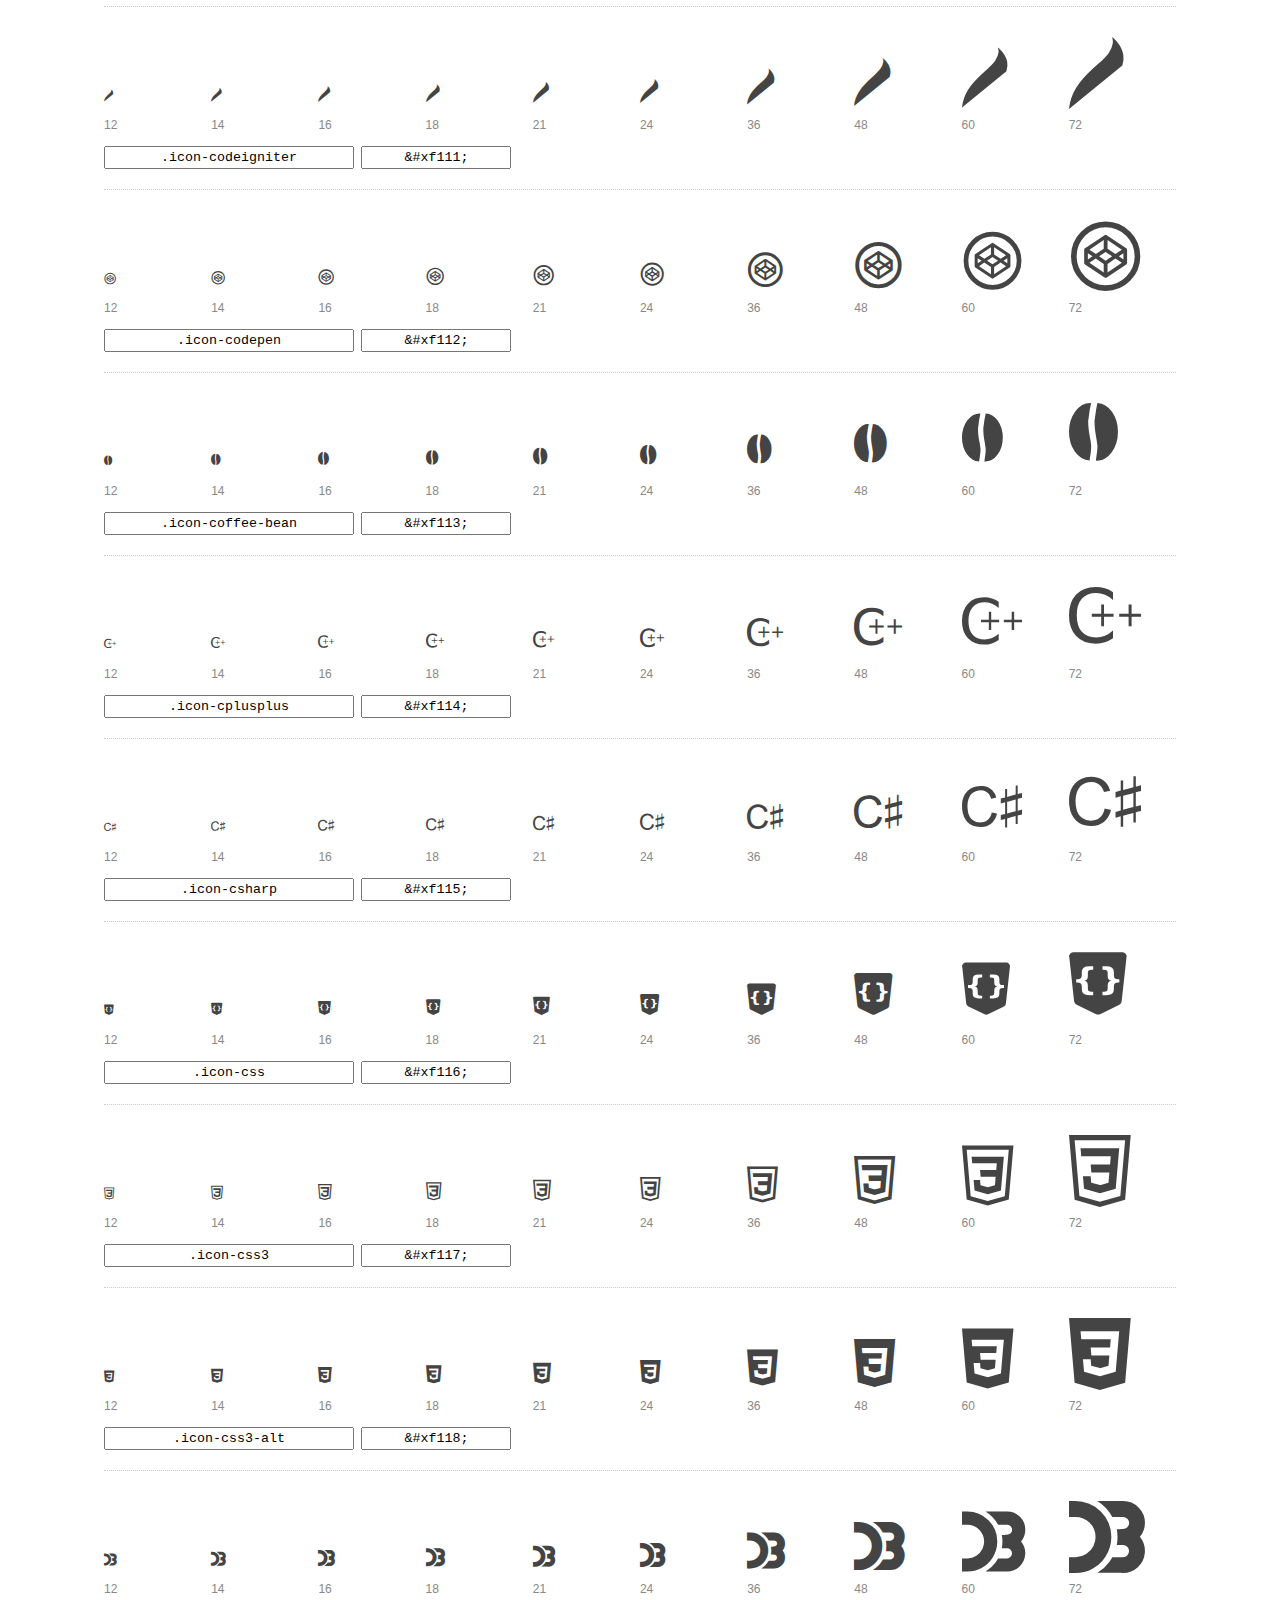
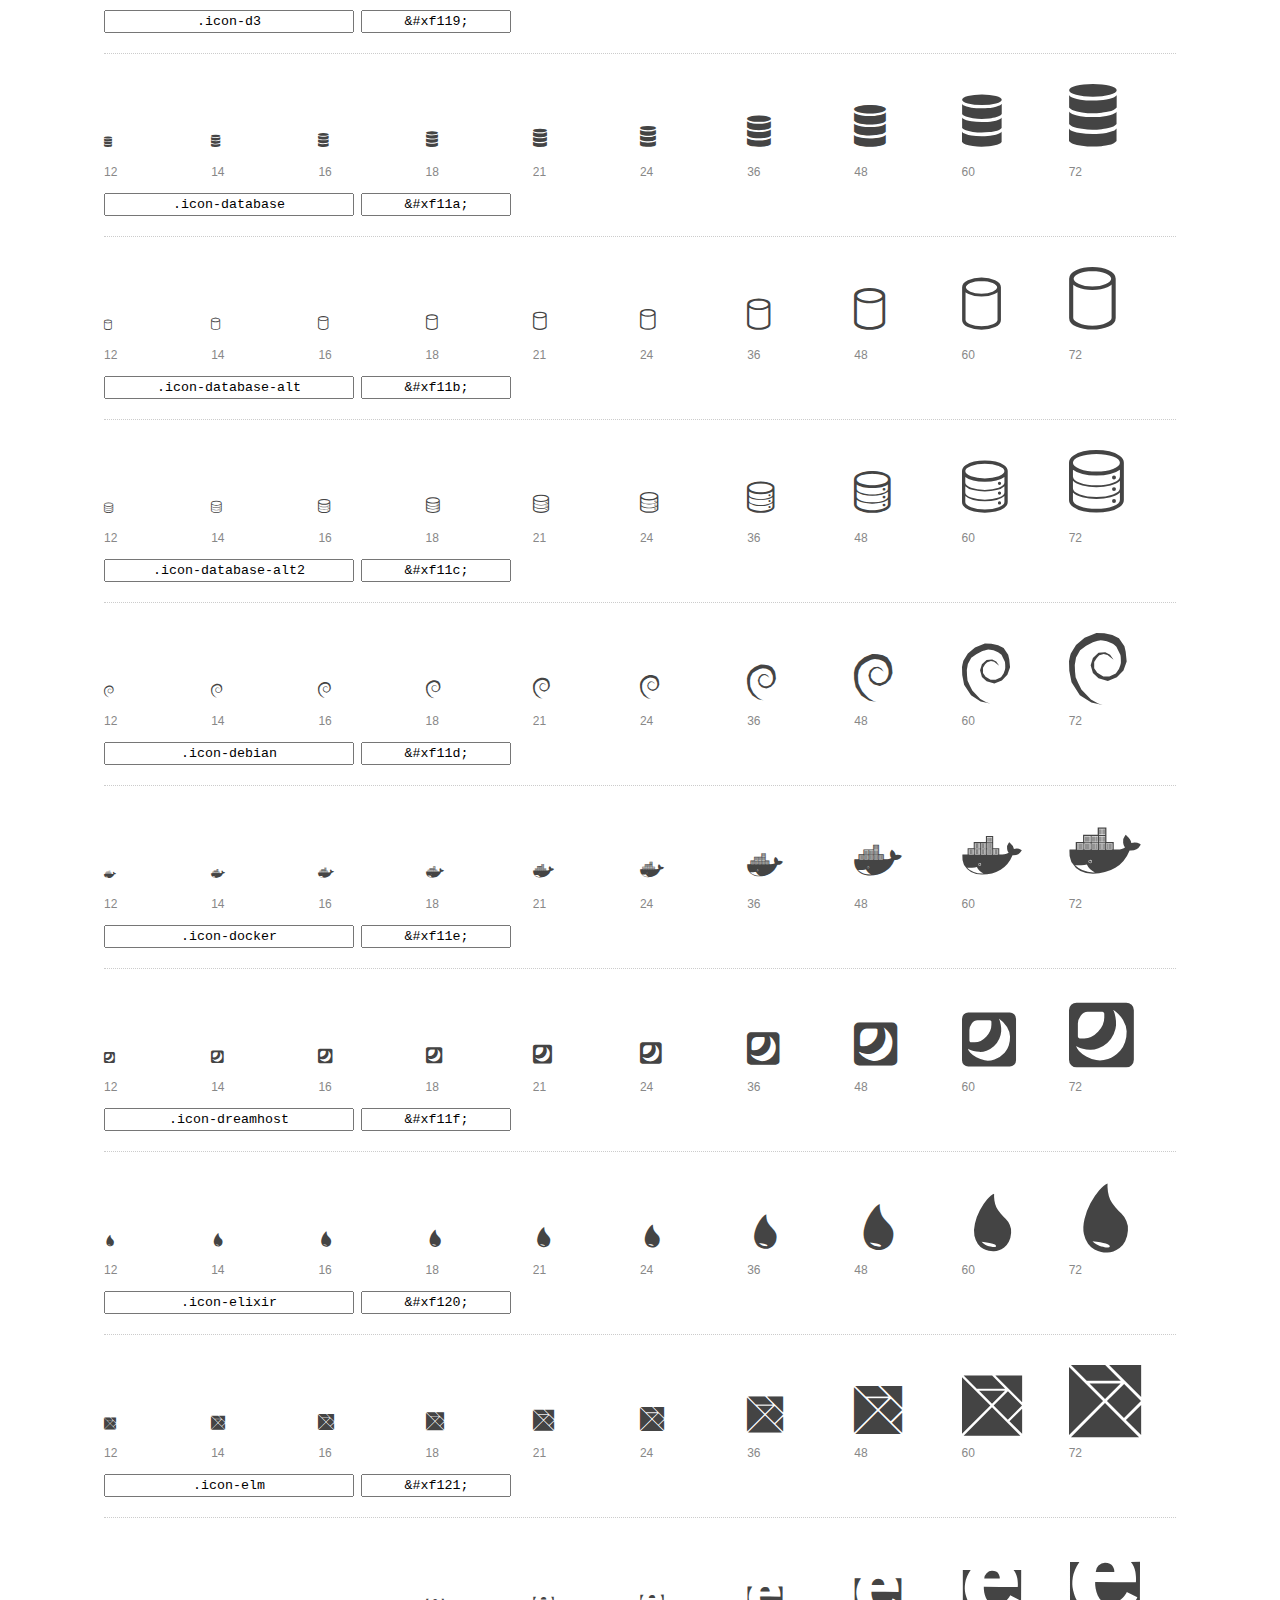
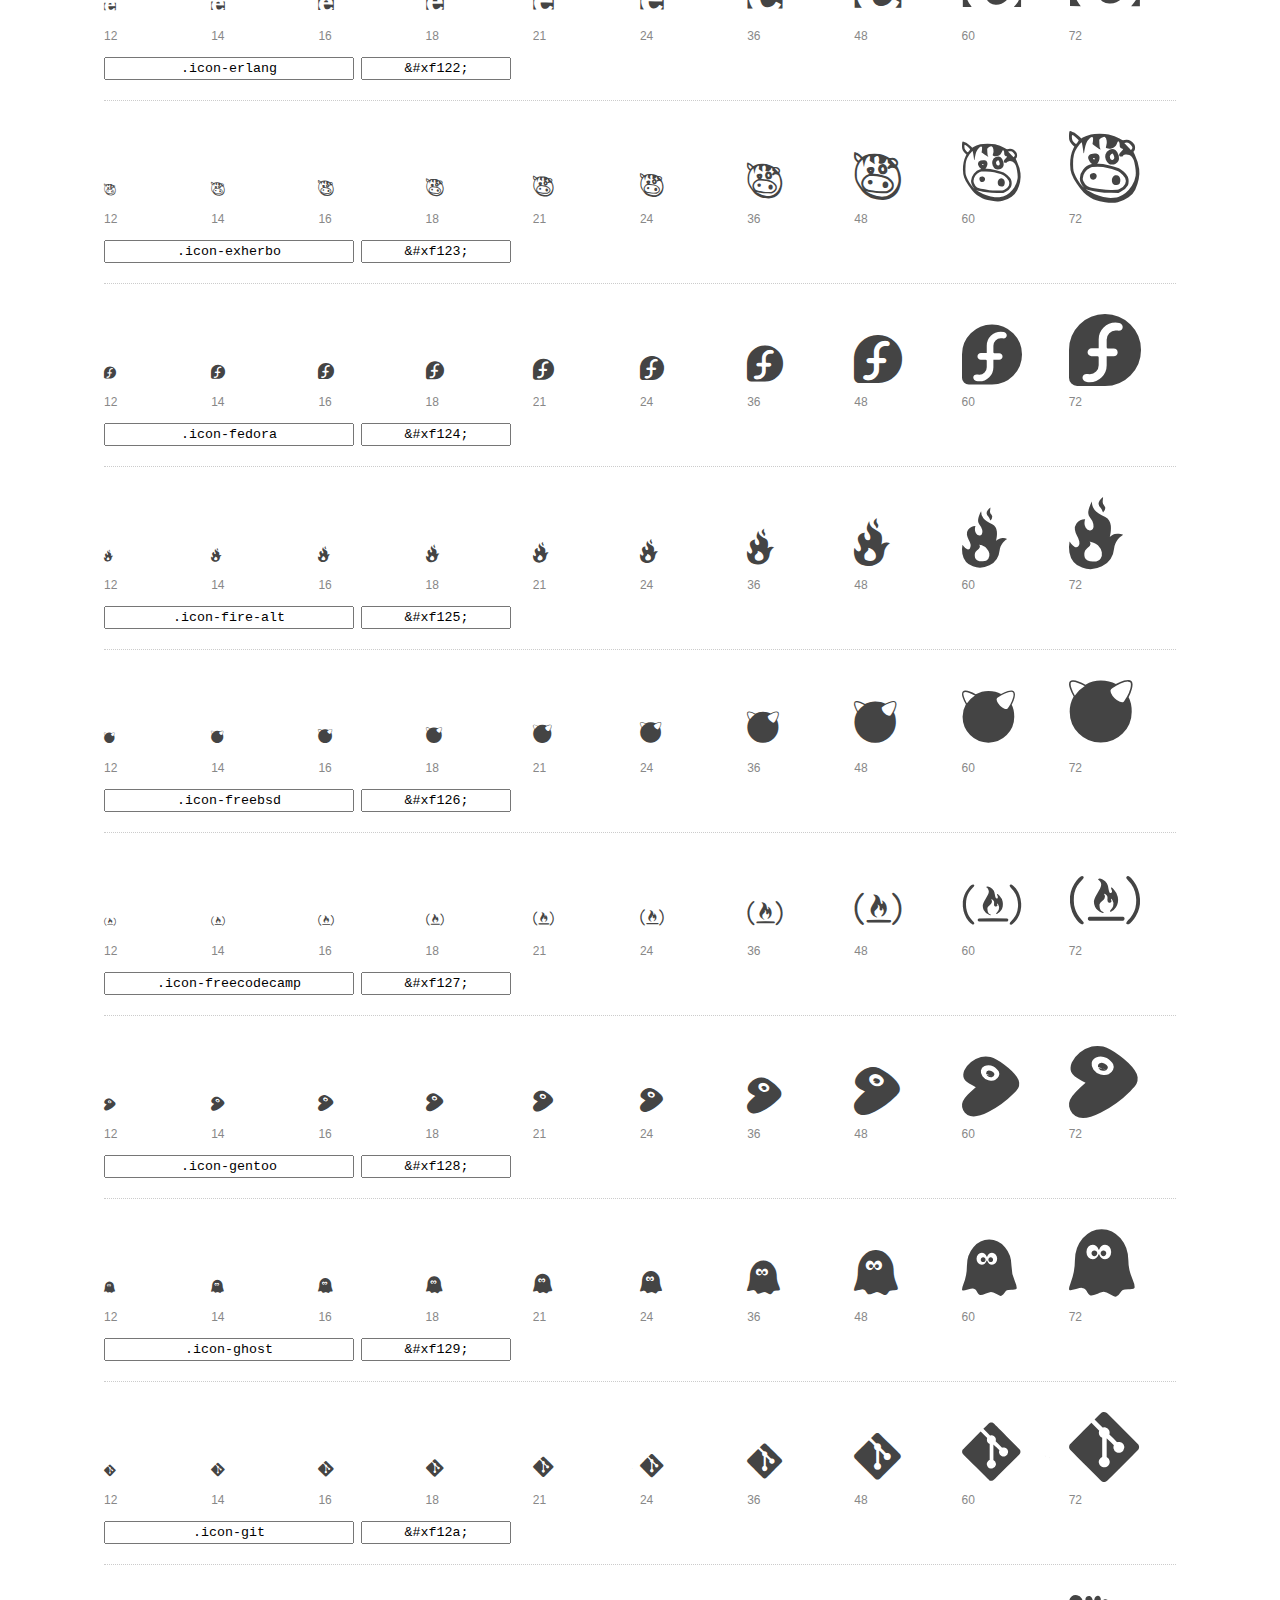
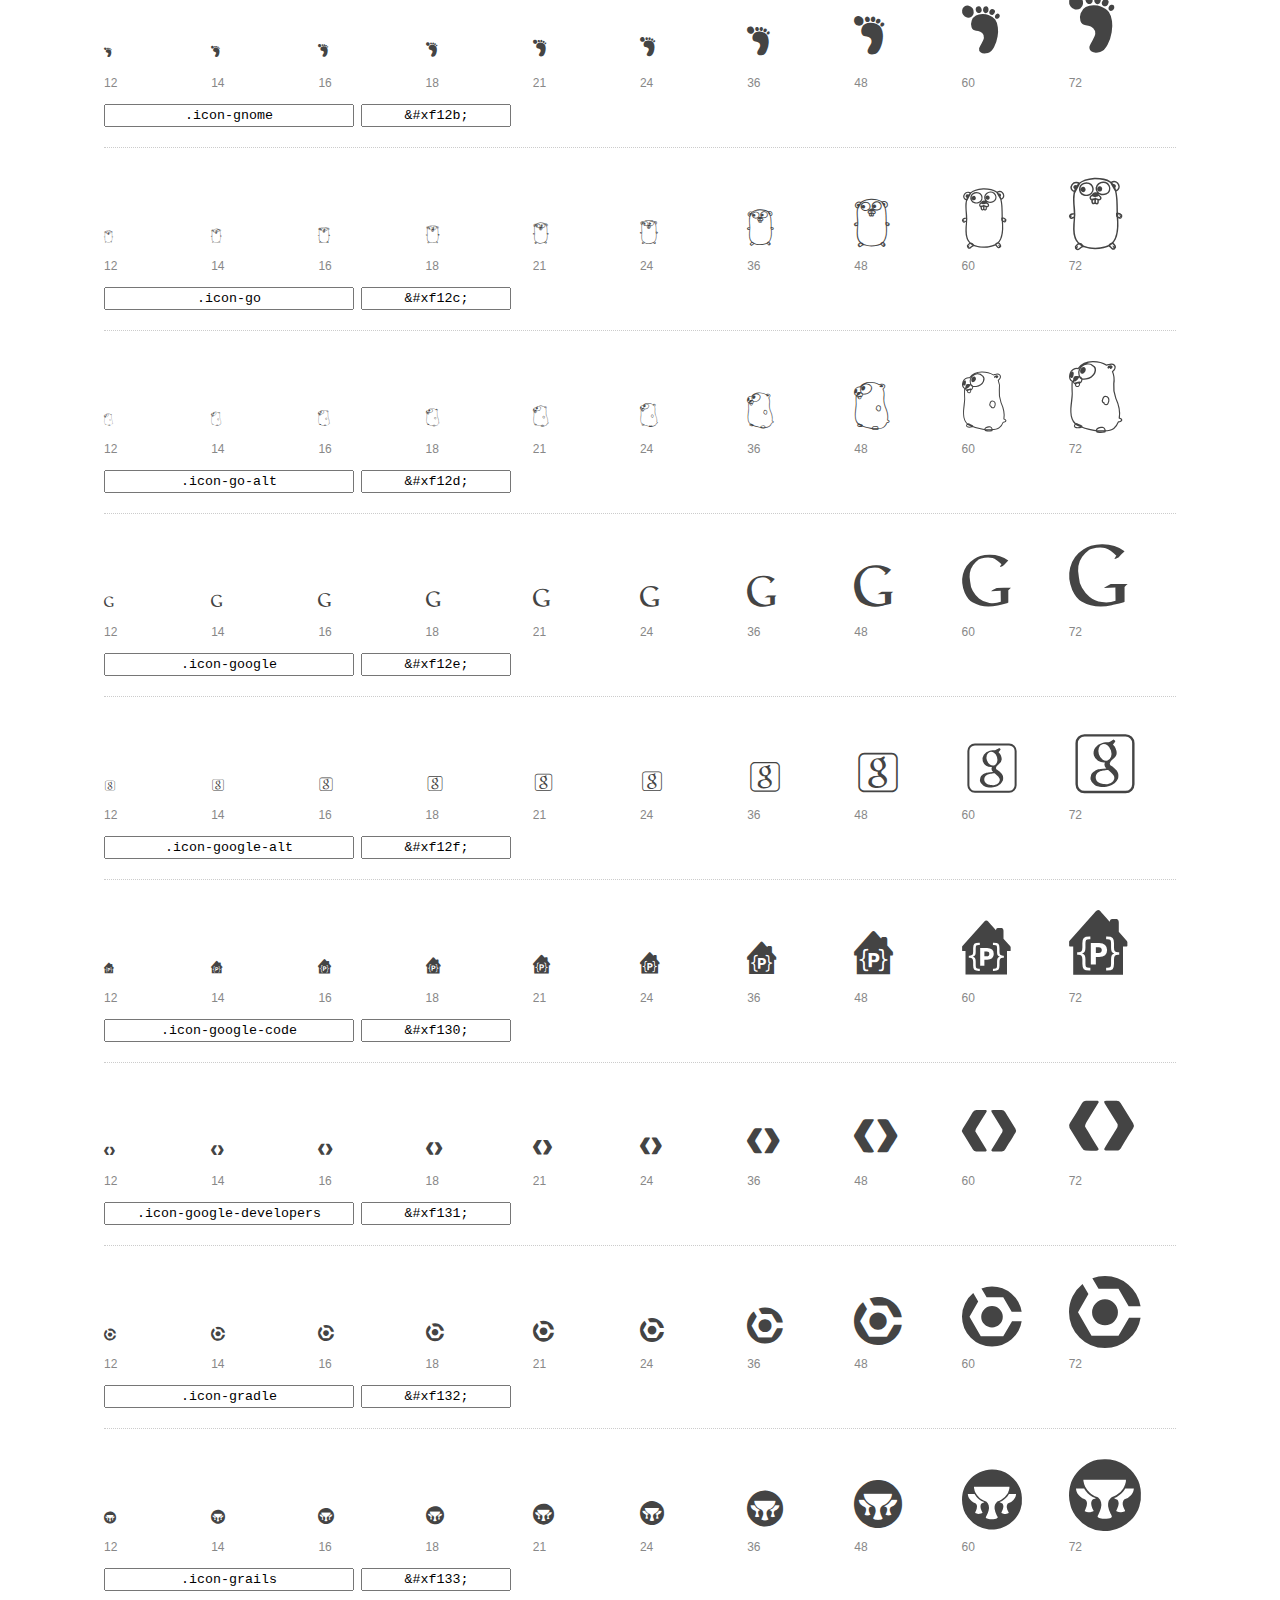
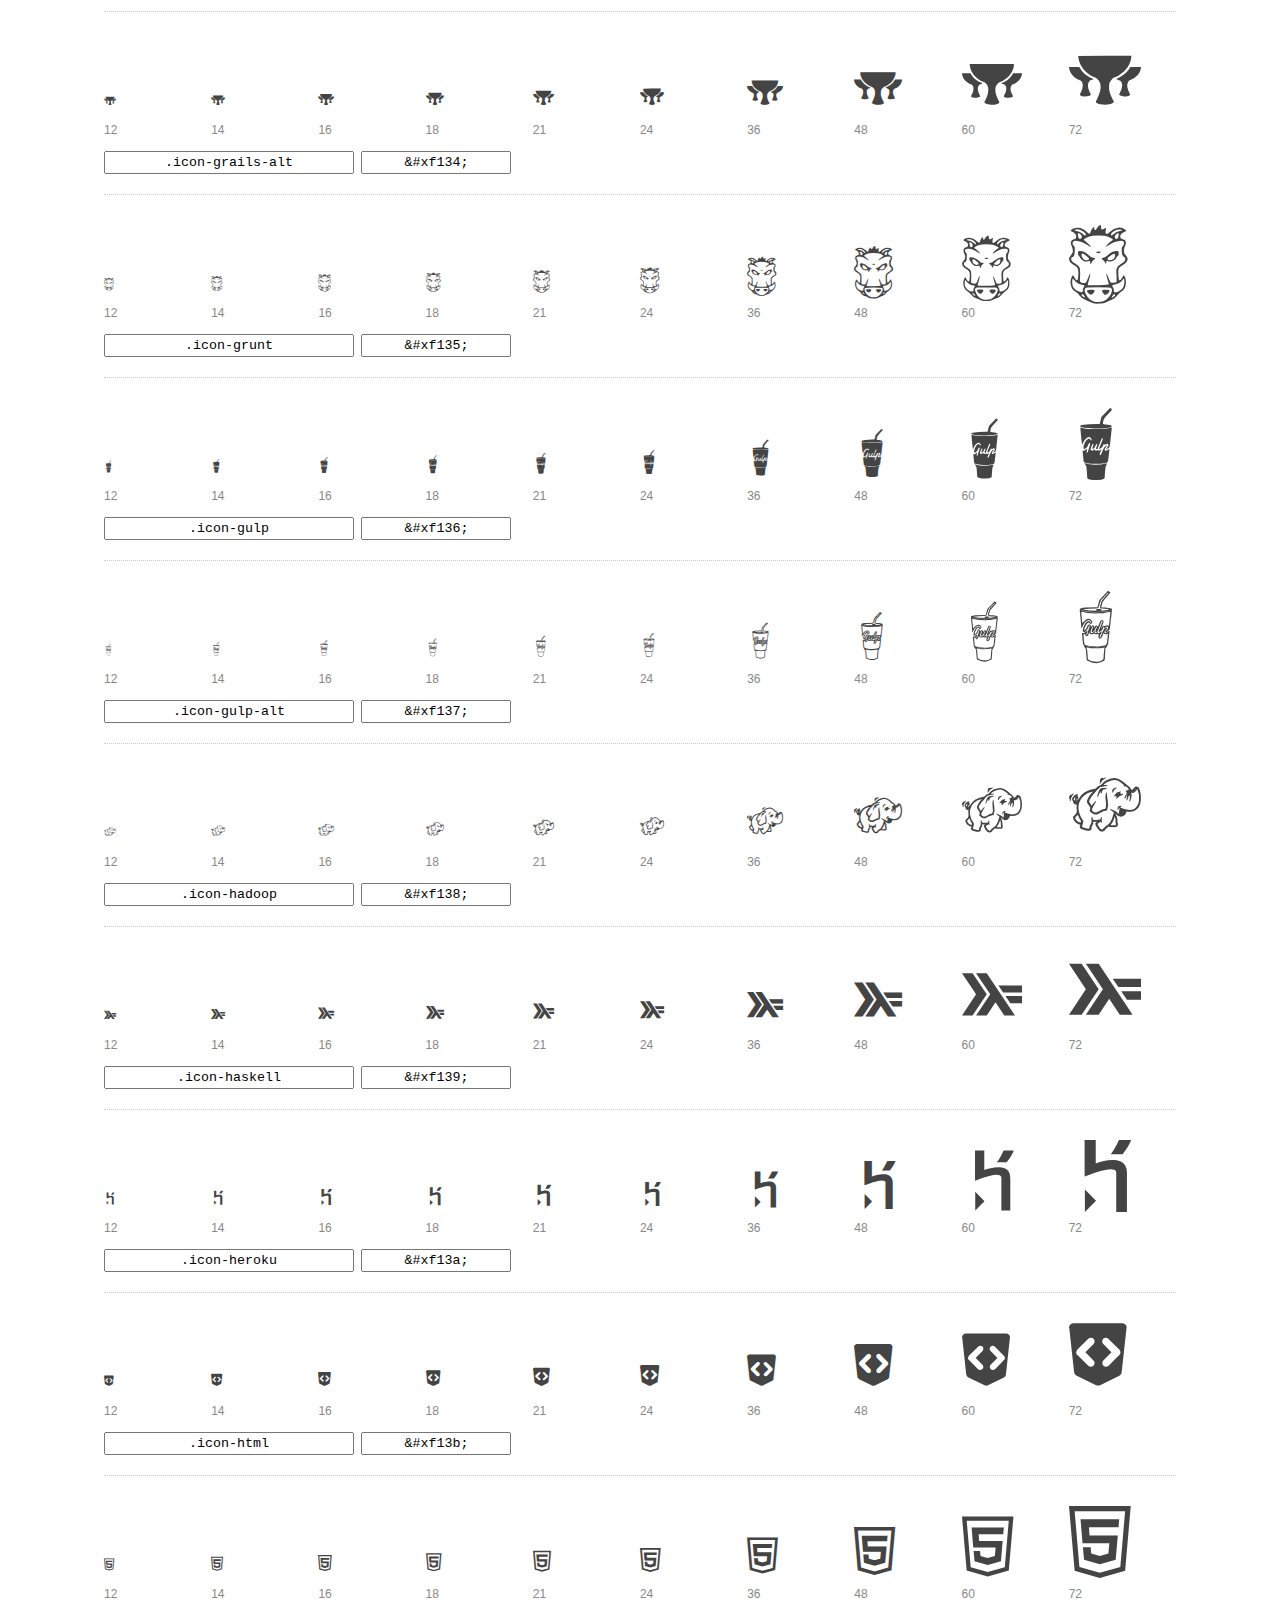
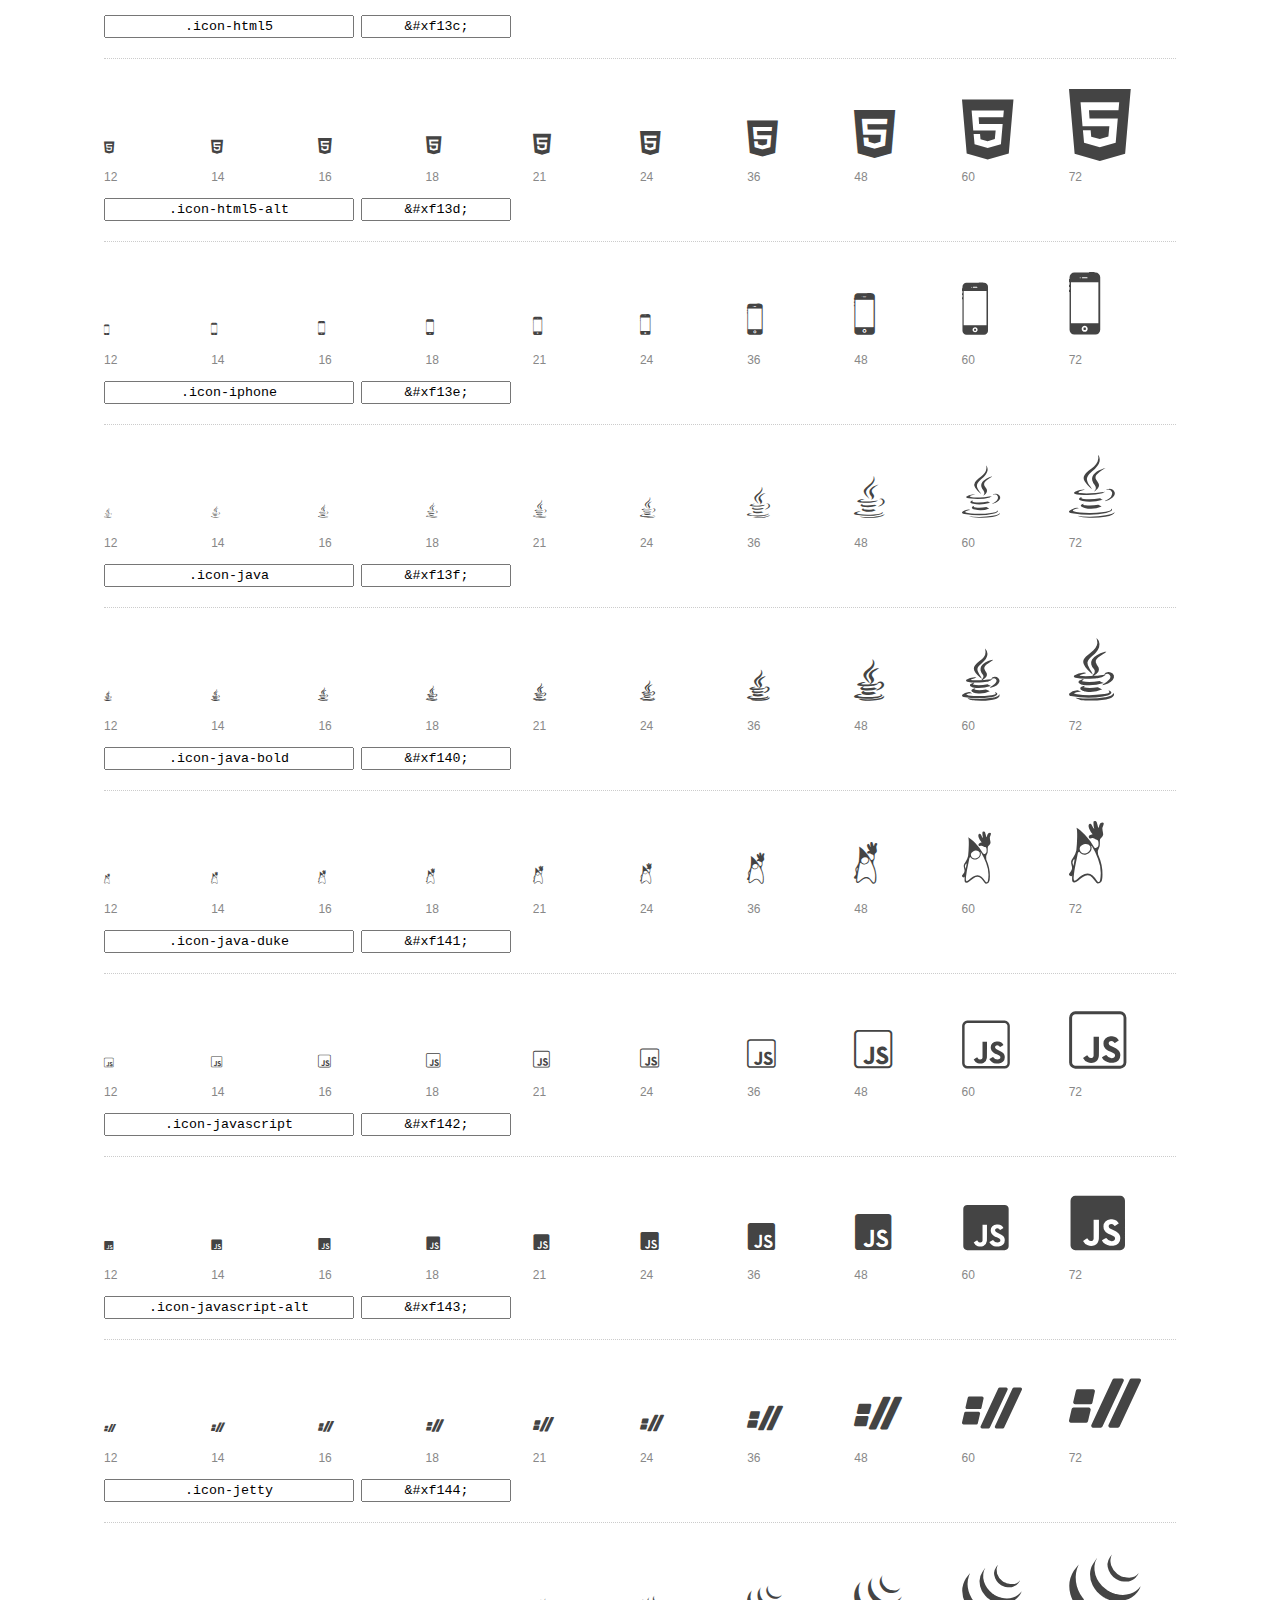
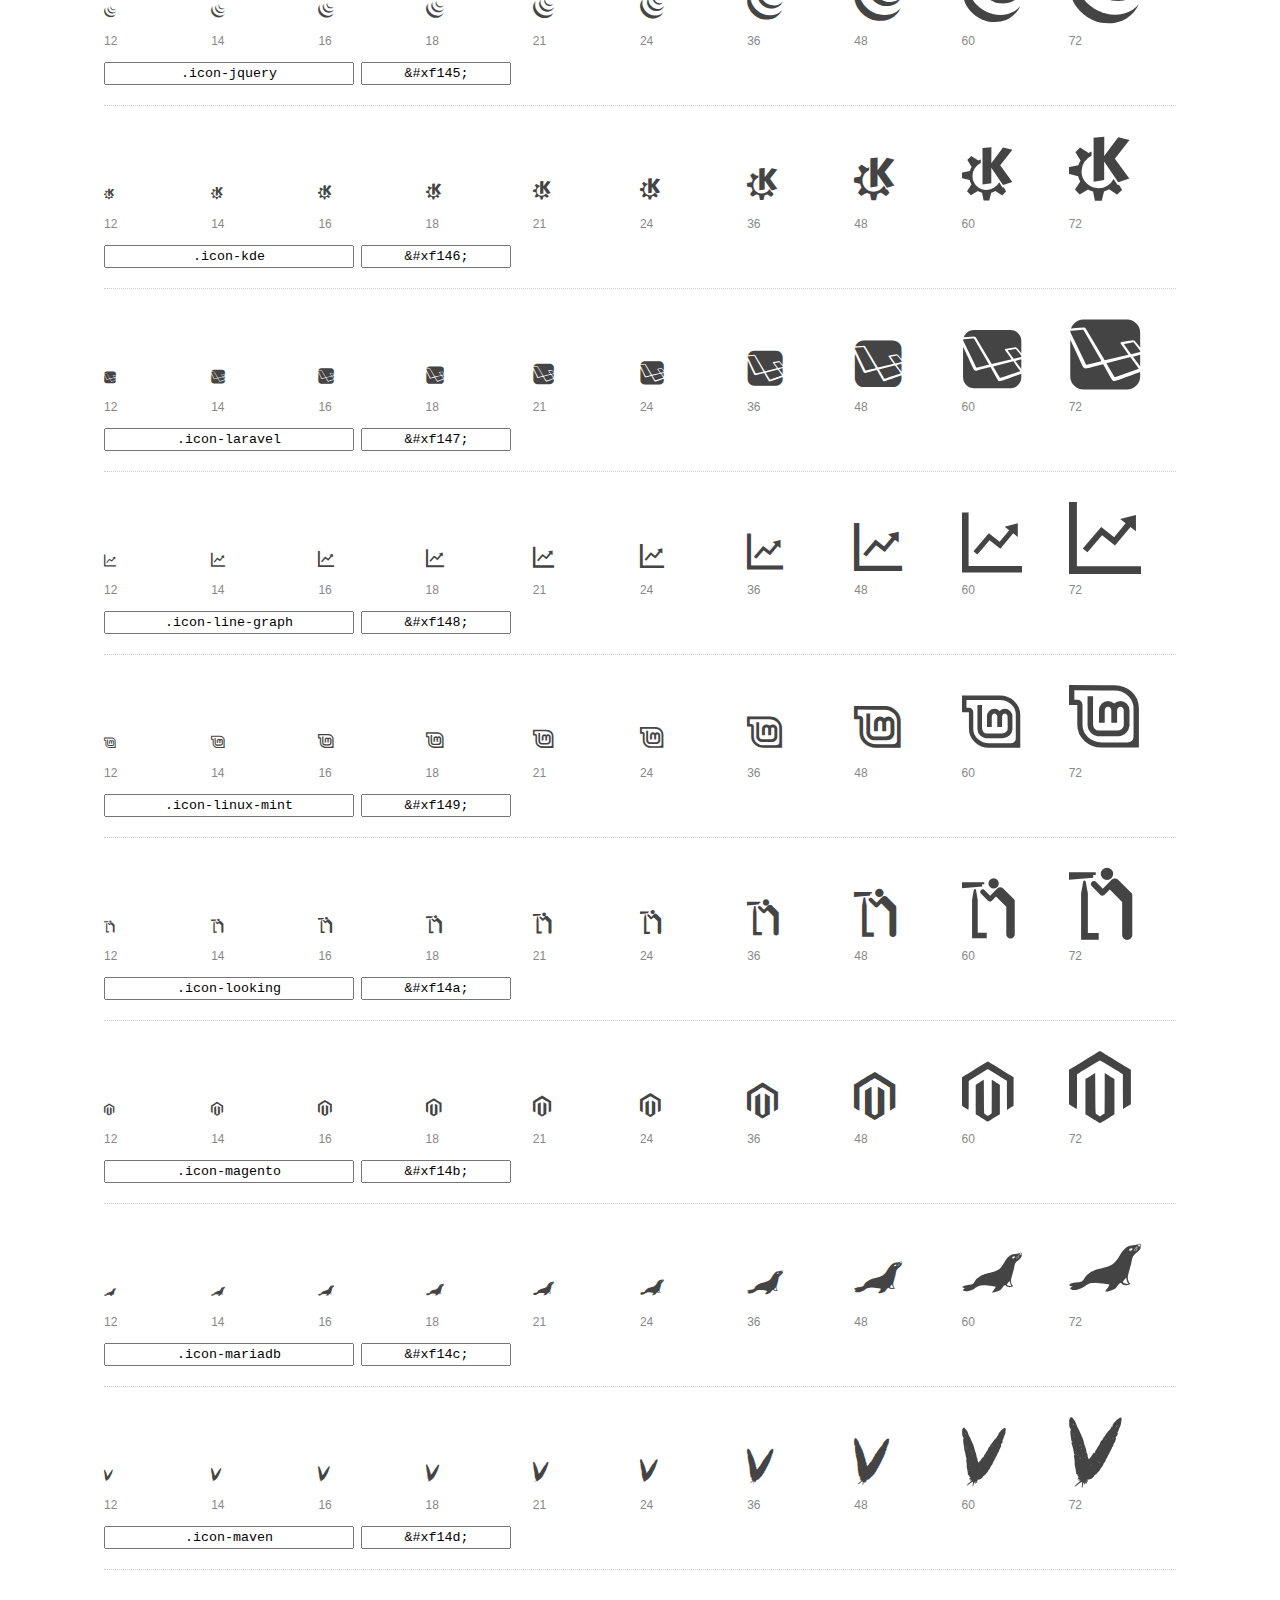
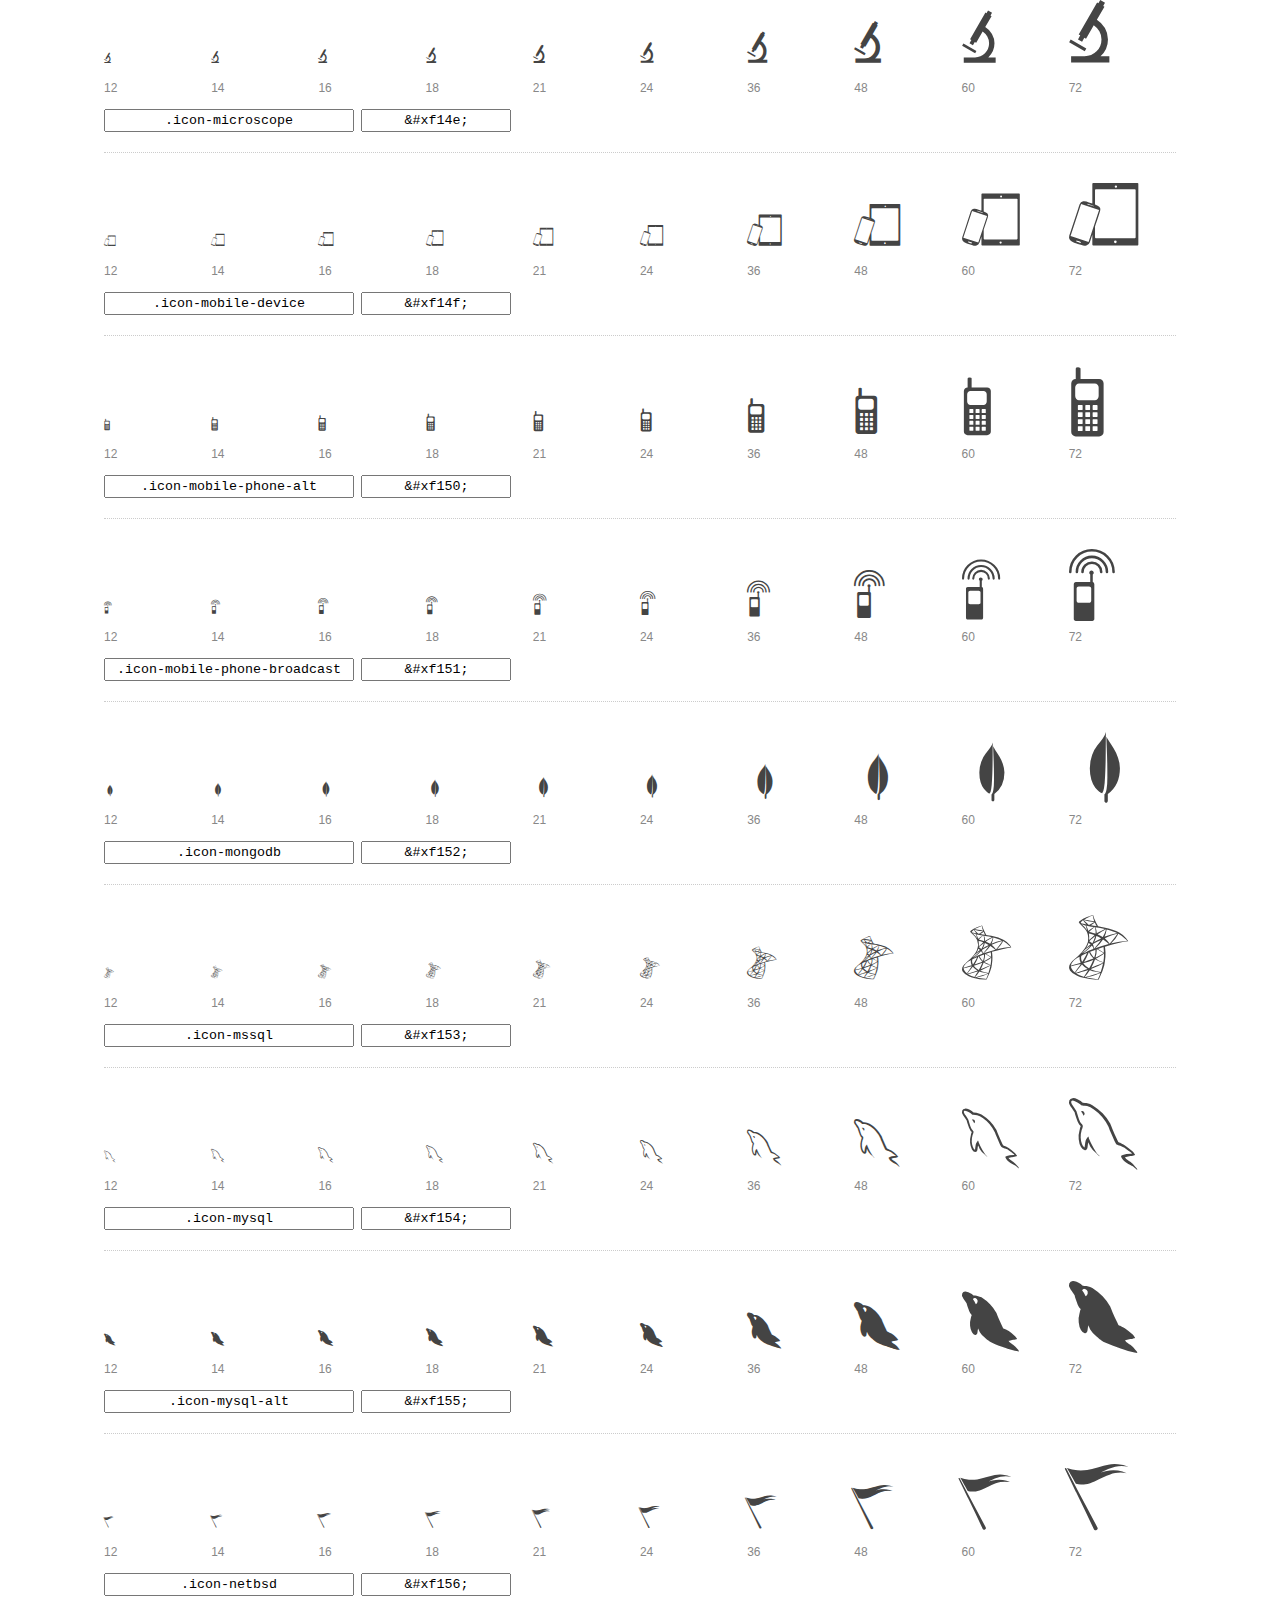
<file: font-mfizz/preview.html>
<!DOCTYPE html>
<html>
  <head>
    <title>font-mfizz glyphs preview</title>

    <style>
      /* Page Styles */

      * {
        -moz-box-sizing: border-box;
        -webkit-box-sizing: border-box;
        box-sizing: border-box;
        margin: 0;
        padding: 0;
      }

      body {
        background: #fff;
        color: #444;
        font: 16px/1.5 "Helvetica Neue", Helvetica, Arial, sans-serif;
      }

      a,
      a:visited {
        color: #888;
        text-decoration: underline;
      }
      a:hover,
      a:focus { color: #000; }

      header {
        border-bottom: 2px solid #ddd;
        margin-bottom: 20px;
        overflow: hidden;
        padding: 20px 0;
      }

      header h1 {
        color: #888;
        float: left;
        font-size: 36px;
        font-weight: 300;
      }

      header a {
        float: right;
        font-size: 14px;
      }

      .container {
        margin: 0 auto;
        max-width: 1200px;
        min-width: 960px;
        padding: 0 40px;
        width: 90%;
      }

      .glyph {
        border-bottom: 1px dotted #ccc;
        padding: 10px 0 20px;
        margin-bottom: 20px;
      }

      .preview-glyphs { vertical-align: bottom; }

      .preview-scale {
        color: #888;
        font-size: 12px;
        margin-top: 5px;
      }

      .step {
        display: inline-block;
        line-height: 1;
        position: relative;
        width: 10%;
      }

      .step .letters,
      .step i {
        -webkit-transition: opacity .3s;
        -moz-transition: opacity .3s;
        -ms-transition: opacity .3s;
        -o-transition: opacity .3s;
        transition: opacity .3s;
      }

      .step:hover .letters { opacity: 1; }
      .step:hover i { opacity: .3; }

      .letters {
        opacity: .3;
        position: absolute;
      }

      .characters-off .letters { display: none; }
      .characters-off .step:hover i { opacity: 1; }

      
      .size-12 { font-size: 12px; }
      
      .size-14 { font-size: 14px; }
      
      .size-16 { font-size: 16px; }
      
      .size-18 { font-size: 18px; }
      
      .size-21 { font-size: 21px; }
      
      .size-24 { font-size: 24px; }
      
      .size-36 { font-size: 36px; }
      
      .size-48 { font-size: 48px; }
      
      .size-60 { font-size: 60px; }
      
      .size-72 { font-size: 72px; }
      

      .usage { margin-top: 10px; }

      .usage input {
        font-family: monospace;
        margin-right: 3px;
        padding: 2px 5px;
        text-align: center;
      }

      .usage .point { width: 150px; }

      .usage .class { width: 250px; }

      footer {
        color: #888;
        font-size: 12px;
        padding: 20px 0;
      }

      /* Icon Font: font-mfizz */

      @font-face {
  font-family: "font-mfizz";
  src: url("./font-mfizz.eot");
  src: url("./font-mfizz.eot?#iefix") format("embedded-opentype"),
       url("./font-mfizz.woff") format("woff"),
       url("./font-mfizz.ttf") format("truetype"),
       url("./font-mfizz.svg#font-mfizz") format("svg");
  font-weight: normal;
  font-style: normal;
}

@media screen and (-webkit-min-device-pixel-ratio:0) {
  @font-face {
    font-family: "font-mfizz";
    src: url("./font-mfizz.svg#font-mfizz") format("svg");
  }
}

      [data-icon]:before { content: attr(data-icon); }

      [data-icon]:before,
      .icon-3dprint:before,
.icon-alpinelinux:before,
.icon-angular:before,
.icon-angular-alt:before,
.icon-antenna:before,
.icon-apache:before,
.icon-archlinux:before,
.icon-aws:before,
.icon-azure:before,
.icon-backbone:before,
.icon-blackberry:before,
.icon-bomb:before,
.icon-bootstrap:before,
.icon-c:before,
.icon-cassandra:before,
.icon-centos:before,
.icon-clojure:before,
.icon-codeigniter:before,
.icon-codepen:before,
.icon-coffee-bean:before,
.icon-cplusplus:before,
.icon-csharp:before,
.icon-css:before,
.icon-css3:before,
.icon-css3-alt:before,
.icon-d3:before,
.icon-database:before,
.icon-database-alt:before,
.icon-database-alt2:before,
.icon-debian:before,
.icon-docker:before,
.icon-dreamhost:before,
.icon-elixir:before,
.icon-elm:before,
.icon-erlang:before,
.icon-exherbo:before,
.icon-fedora:before,
.icon-fire-alt:before,
.icon-freebsd:before,
.icon-freecodecamp:before,
.icon-gentoo:before,
.icon-ghost:before,
.icon-git:before,
.icon-gnome:before,
.icon-go:before,
.icon-go-alt:before,
.icon-google:before,
.icon-google-alt:before,
.icon-google-code:before,
.icon-google-developers:before,
.icon-gradle:before,
.icon-grails:before,
.icon-grails-alt:before,
.icon-grunt:before,
.icon-gulp:before,
.icon-gulp-alt:before,
.icon-hadoop:before,
.icon-haskell:before,
.icon-heroku:before,
.icon-html:before,
.icon-html5:before,
.icon-html5-alt:before,
.icon-iphone:before,
.icon-java:before,
.icon-java-bold:before,
.icon-java-duke:before,
.icon-javascript:before,
.icon-javascript-alt:before,
.icon-jetty:before,
.icon-jquery:before,
.icon-kde:before,
.icon-laravel:before,
.icon-line-graph:before,
.icon-linux-mint:before,
.icon-looking:before,
.icon-magento:before,
.icon-mariadb:before,
.icon-maven:before,
.icon-microscope:before,
.icon-mobile-device:before,
.icon-mobile-phone-alt:before,
.icon-mobile-phone-broadcast:before,
.icon-mongodb:before,
.icon-mssql:before,
.icon-mysql:before,
.icon-mysql-alt:before,
.icon-netbsd:before,
.icon-nginx:before,
.icon-nginx-alt:before,
.icon-nginx-alt2:before,
.icon-nodejs:before,
.icon-npm:before,
.icon-objc:before,
.icon-openshift:before,
.icon-oracle:before,
.icon-oracle-alt:before,
.icon-osx:before,
.icon-perl:before,
.icon-phone-alt:before,
.icon-phone-gap:before,
.icon-phone-retro:before,
.icon-php:before,
.icon-php-alt:before,
.icon-playframework:before,
.icon-playframework-alt:before,
.icon-plone:before,
.icon-postgres:before,
.icon-postgres-alt:before,
.icon-python:before,
.icon-raspberrypi:before,
.icon-reactjs:before,
.icon-redhat:before,
.icon-redis:before,
.icon-ruby:before,
.icon-ruby-on-rails:before,
.icon-ruby-on-rails-alt:before,
.icon-rust:before,
.icon-sass:before,
.icon-satellite:before,
.icon-scala:before,
.icon-scala-alt:before,
.icon-script:before,
.icon-script-alt:before,
.icon-shell:before,
.icon-sitefinity:before,
.icon-solaris:before,
.icon-splatter:before,
.icon-spring:before,
.icon-suse:before,
.icon-svg:before,
.icon-symfony:before,
.icon-tomcat:before,
.icon-ubuntu:before,
.icon-unity:before,
.icon-wireless:before,
.icon-wordpress:before,
.icon-x11:before {
        display: inline-block;
  font-family: "font-mfizz";
  font-style: normal;
  font-weight: normal;
  font-variant: normal;
  line-height: 1;
  text-decoration: inherit;
  text-rendering: optimizeLegibility;
  text-transform: none;
  -moz-osx-font-smoothing: grayscale;
  -webkit-font-smoothing: antialiased;
  font-smoothing: antialiased;
      }

      .icon-3dprint:before { content: "\f100"; }
.icon-alpinelinux:before { content: "\f101"; }
.icon-angular:before { content: "\f102"; }
.icon-angular-alt:before { content: "\f103"; }
.icon-antenna:before { content: "\f104"; }
.icon-apache:before { content: "\f105"; }
.icon-archlinux:before { content: "\f106"; }
.icon-aws:before { content: "\f107"; }
.icon-azure:before { content: "\f108"; }
.icon-backbone:before { content: "\f109"; }
.icon-blackberry:before { content: "\f10a"; }
.icon-bomb:before { content: "\f10b"; }
.icon-bootstrap:before { content: "\f10c"; }
.icon-c:before { content: "\f10d"; }
.icon-cassandra:before { content: "\f10e"; }
.icon-centos:before { content: "\f10f"; }
.icon-clojure:before { content: "\f110"; }
.icon-codeigniter:before { content: "\f111"; }
.icon-codepen:before { content: "\f112"; }
.icon-coffee-bean:before { content: "\f113"; }
.icon-cplusplus:before { content: "\f114"; }
.icon-csharp:before { content: "\f115"; }
.icon-css:before { content: "\f116"; }
.icon-css3:before { content: "\f117"; }
.icon-css3-alt:before { content: "\f118"; }
.icon-d3:before { content: "\f119"; }
.icon-database:before { content: "\f11a"; }
.icon-database-alt:before { content: "\f11b"; }
.icon-database-alt2:before { content: "\f11c"; }
.icon-debian:before { content: "\f11d"; }
.icon-docker:before { content: "\f11e"; }
.icon-dreamhost:before { content: "\f11f"; }
.icon-elixir:before { content: "\f120"; }
.icon-elm:before { content: "\f121"; }
.icon-erlang:before { content: "\f122"; }
.icon-exherbo:before { content: "\f123"; }
.icon-fedora:before { content: "\f124"; }
.icon-fire-alt:before { content: "\f125"; }
.icon-freebsd:before { content: "\f126"; }
.icon-freecodecamp:before { content: "\f127"; }
.icon-gentoo:before { content: "\f128"; }
.icon-ghost:before { content: "\f129"; }
.icon-git:before { content: "\f12a"; }
.icon-gnome:before { content: "\f12b"; }
.icon-go:before { content: "\f12c"; }
.icon-go-alt:before { content: "\f12d"; }
.icon-google:before { content: "\f12e"; }
.icon-google-alt:before { content: "\f12f"; }
.icon-google-code:before { content: "\f130"; }
.icon-google-developers:before { content: "\f131"; }
.icon-gradle:before { content: "\f132"; }
.icon-grails:before { content: "\f133"; }
.icon-grails-alt:before { content: "\f134"; }
.icon-grunt:before { content: "\f135"; }
.icon-gulp:before { content: "\f136"; }
.icon-gulp-alt:before { content: "\f137"; }
.icon-hadoop:before { content: "\f138"; }
.icon-haskell:before { content: "\f139"; }
.icon-heroku:before { content: "\f13a"; }
.icon-html:before { content: "\f13b"; }
.icon-html5:before { content: "\f13c"; }
.icon-html5-alt:before { content: "\f13d"; }
.icon-iphone:before { content: "\f13e"; }
.icon-java:before { content: "\f13f"; }
.icon-java-bold:before { content: "\f140"; }
.icon-java-duke:before { content: "\f141"; }
.icon-javascript:before { content: "\f142"; }
.icon-javascript-alt:before { content: "\f143"; }
.icon-jetty:before { content: "\f144"; }
.icon-jquery:before { content: "\f145"; }
.icon-kde:before { content: "\f146"; }
.icon-laravel:before { content: "\f147"; }
.icon-line-graph:before { content: "\f148"; }
.icon-linux-mint:before { content: "\f149"; }
.icon-looking:before { content: "\f14a"; }
.icon-magento:before { content: "\f14b"; }
.icon-mariadb:before { content: "\f14c"; }
.icon-maven:before { content: "\f14d"; }
.icon-microscope:before { content: "\f14e"; }
.icon-mobile-device:before { content: "\f14f"; }
.icon-mobile-phone-alt:before { content: "\f150"; }
.icon-mobile-phone-broadcast:before { content: "\f151"; }
.icon-mongodb:before { content: "\f152"; }
.icon-mssql:before { content: "\f153"; }
.icon-mysql:before { content: "\f154"; }
.icon-mysql-alt:before { content: "\f155"; }
.icon-netbsd:before { content: "\f156"; }
.icon-nginx:before { content: "\f157"; }
.icon-nginx-alt:before { content: "\f158"; }
.icon-nginx-alt2:before { content: "\f159"; }
.icon-nodejs:before { content: "\f15a"; }
.icon-npm:before { content: "\f15b"; }
.icon-objc:before { content: "\f15c"; }
.icon-openshift:before { content: "\f15d"; }
.icon-oracle:before { content: "\f15e"; }
.icon-oracle-alt:before { content: "\f15f"; }
.icon-osx:before { content: "\f160"; }
.icon-perl:before { content: "\f161"; }
.icon-phone-alt:before { content: "\f162"; }
.icon-phone-gap:before { content: "\f163"; }
.icon-phone-retro:before { content: "\f164"; }
.icon-php:before { content: "\f165"; }
.icon-php-alt:before { content: "\f166"; }
.icon-playframework:before { content: "\f167"; }
.icon-playframework-alt:before { content: "\f168"; }
.icon-plone:before { content: "\f169"; }
.icon-postgres:before { content: "\f16a"; }
.icon-postgres-alt:before { content: "\f16b"; }
.icon-python:before { content: "\f16c"; }
.icon-raspberrypi:before { content: "\f16d"; }
.icon-reactjs:before { content: "\f16e"; }
.icon-redhat:before { content: "\f16f"; }
.icon-redis:before { content: "\f170"; }
.icon-ruby:before { content: "\f171"; }
.icon-ruby-on-rails:before { content: "\f172"; }
.icon-ruby-on-rails-alt:before { content: "\f173"; }
.icon-rust:before { content: "\f174"; }
.icon-sass:before { content: "\f175"; }
.icon-satellite:before { content: "\f176"; }
.icon-scala:before { content: "\f177"; }
.icon-scala-alt:before { content: "\f178"; }
.icon-script:before { content: "\f179"; }
.icon-script-alt:before { content: "\f17a"; }
.icon-shell:before { content: "\f17b"; }
.icon-sitefinity:before { content: "\f17c"; }
.icon-solaris:before { content: "\f17d"; }
.icon-splatter:before { content: "\f17e"; }
.icon-spring:before { content: "\f17f"; }
.icon-suse:before { content: "\f180"; }
.icon-svg:before { content: "\f181"; }
.icon-symfony:before { content: "\f182"; }
.icon-tomcat:before { content: "\f183"; }
.icon-ubuntu:before { content: "\f184"; }
.icon-unity:before { content: "\f185"; }
.icon-wireless:before { content: "\f186"; }
.icon-wordpress:before { content: "\f187"; }
.icon-x11:before { content: "\f188"; }
    </style>

    <!--[if lte IE 8]><script src="http://html5shiv.googlecode.com/svn/trunk/html5.js"></script><![endif]-->

    <script>
      function toggleCharacters() {
        var body = document.getElementsByTagName('body')[0];
        body.className = body.className === 'characters-off' ? '' : 'characters-off';
      }
    </script>
  </head>

  <body class="characters-off">
    <div id="page" class="container">
      <header>
        <h1>font-mfizz contains 137 glyphs:</h1>
        <a onclick="toggleCharacters(); return false;" href="#">Toggle Preview Characters</a>
      </header>

      
      <div class="glyph">
        <div class="preview-glyphs">
          <span class="step size-12"><span class="letters">Pp</span><i id="icon-3dprint" class="icon-3dprint"></i></span><span class="step size-14"><span class="letters">Pp</span><i id="icon-3dprint" class="icon-3dprint"></i></span><span class="step size-16"><span class="letters">Pp</span><i id="icon-3dprint" class="icon-3dprint"></i></span><span class="step size-18"><span class="letters">Pp</span><i id="icon-3dprint" class="icon-3dprint"></i></span><span class="step size-21"><span class="letters">Pp</span><i id="icon-3dprint" class="icon-3dprint"></i></span><span class="step size-24"><span class="letters">Pp</span><i id="icon-3dprint" class="icon-3dprint"></i></span><span class="step size-36"><span class="letters">Pp</span><i id="icon-3dprint" class="icon-3dprint"></i></span><span class="step size-48"><span class="letters">Pp</span><i id="icon-3dprint" class="icon-3dprint"></i></span><span class="step size-60"><span class="letters">Pp</span><i id="icon-3dprint" class="icon-3dprint"></i></span><span class="step size-72"><span class="letters">Pp</span><i id="icon-3dprint" class="icon-3dprint"></i></span>
        </div>
        <div class="preview-scale">
          <span class="step">12</span><span class="step">14</span><span class="step">16</span><span class="step">18</span><span class="step">21</span><span class="step">24</span><span class="step">36</span><span class="step">48</span><span class="step">60</span><span class="step">72</span>
        </div>
        <div class="usage">
          <input class="class" type="text" readonly="readonly" onClick="this.select();" value=".icon-3dprint" />
          <input class="point" type="text" readonly="readonly" onClick="this.select();" value="&amp;#xf100;" />
        </div>
      </div>
      
      <div class="glyph">
        <div class="preview-glyphs">
          <span class="step size-12"><span class="letters">Pp</span><i id="icon-alpinelinux" class="icon-alpinelinux"></i></span><span class="step size-14"><span class="letters">Pp</span><i id="icon-alpinelinux" class="icon-alpinelinux"></i></span><span class="step size-16"><span class="letters">Pp</span><i id="icon-alpinelinux" class="icon-alpinelinux"></i></span><span class="step size-18"><span class="letters">Pp</span><i id="icon-alpinelinux" class="icon-alpinelinux"></i></span><span class="step size-21"><span class="letters">Pp</span><i id="icon-alpinelinux" class="icon-alpinelinux"></i></span><span class="step size-24"><span class="letters">Pp</span><i id="icon-alpinelinux" class="icon-alpinelinux"></i></span><span class="step size-36"><span class="letters">Pp</span><i id="icon-alpinelinux" class="icon-alpinelinux"></i></span><span class="step size-48"><span class="letters">Pp</span><i id="icon-alpinelinux" class="icon-alpinelinux"></i></span><span class="step size-60"><span class="letters">Pp</span><i id="icon-alpinelinux" class="icon-alpinelinux"></i></span><span class="step size-72"><span class="letters">Pp</span><i id="icon-alpinelinux" class="icon-alpinelinux"></i></span>
        </div>
        <div class="preview-scale">
          <span class="step">12</span><span class="step">14</span><span class="step">16</span><span class="step">18</span><span class="step">21</span><span class="step">24</span><span class="step">36</span><span class="step">48</span><span class="step">60</span><span class="step">72</span>
        </div>
        <div class="usage">
          <input class="class" type="text" readonly="readonly" onClick="this.select();" value=".icon-alpinelinux" />
          <input class="point" type="text" readonly="readonly" onClick="this.select();" value="&amp;#xf101;" />
        </div>
      </div>
      
      <div class="glyph">
        <div class="preview-glyphs">
          <span class="step size-12"><span class="letters">Pp</span><i id="icon-angular" class="icon-angular"></i></span><span class="step size-14"><span class="letters">Pp</span><i id="icon-angular" class="icon-angular"></i></span><span class="step size-16"><span class="letters">Pp</span><i id="icon-angular" class="icon-angular"></i></span><span class="step size-18"><span class="letters">Pp</span><i id="icon-angular" class="icon-angular"></i></span><span class="step size-21"><span class="letters">Pp</span><i id="icon-angular" class="icon-angular"></i></span><span class="step size-24"><span class="letters">Pp</span><i id="icon-angular" class="icon-angular"></i></span><span class="step size-36"><span class="letters">Pp</span><i id="icon-angular" class="icon-angular"></i></span><span class="step size-48"><span class="letters">Pp</span><i id="icon-angular" class="icon-angular"></i></span><span class="step size-60"><span class="letters">Pp</span><i id="icon-angular" class="icon-angular"></i></span><span class="step size-72"><span class="letters">Pp</span><i id="icon-angular" class="icon-angular"></i></span>
        </div>
        <div class="preview-scale">
          <span class="step">12</span><span class="step">14</span><span class="step">16</span><span class="step">18</span><span class="step">21</span><span class="step">24</span><span class="step">36</span><span class="step">48</span><span class="step">60</span><span class="step">72</span>
        </div>
        <div class="usage">
          <input class="class" type="text" readonly="readonly" onClick="this.select();" value=".icon-angular" />
          <input class="point" type="text" readonly="readonly" onClick="this.select();" value="&amp;#xf102;" />
        </div>
      </div>
      
      <div class="glyph">
        <div class="preview-glyphs">
          <span class="step size-12"><span class="letters">Pp</span><i id="icon-angular-alt" class="icon-angular-alt"></i></span><span class="step size-14"><span class="letters">Pp</span><i id="icon-angular-alt" class="icon-angular-alt"></i></span><span class="step size-16"><span class="letters">Pp</span><i id="icon-angular-alt" class="icon-angular-alt"></i></span><span class="step size-18"><span class="letters">Pp</span><i id="icon-angular-alt" class="icon-angular-alt"></i></span><span class="step size-21"><span class="letters">Pp</span><i id="icon-angular-alt" class="icon-angular-alt"></i></span><span class="step size-24"><span class="letters">Pp</span><i id="icon-angular-alt" class="icon-angular-alt"></i></span><span class="step size-36"><span class="letters">Pp</span><i id="icon-angular-alt" class="icon-angular-alt"></i></span><span class="step size-48"><span class="letters">Pp</span><i id="icon-angular-alt" class="icon-angular-alt"></i></span><span class="step size-60"><span class="letters">Pp</span><i id="icon-angular-alt" class="icon-angular-alt"></i></span><span class="step size-72"><span class="letters">Pp</span><i id="icon-angular-alt" class="icon-angular-alt"></i></span>
        </div>
        <div class="preview-scale">
          <span class="step">12</span><span class="step">14</span><span class="step">16</span><span class="step">18</span><span class="step">21</span><span class="step">24</span><span class="step">36</span><span class="step">48</span><span class="step">60</span><span class="step">72</span>
        </div>
        <div class="usage">
          <input class="class" type="text" readonly="readonly" onClick="this.select();" value=".icon-angular-alt" />
          <input class="point" type="text" readonly="readonly" onClick="this.select();" value="&amp;#xf103;" />
        </div>
      </div>
      
      <div class="glyph">
        <div class="preview-glyphs">
          <span class="step size-12"><span class="letters">Pp</span><i id="icon-antenna" class="icon-antenna"></i></span><span class="step size-14"><span class="letters">Pp</span><i id="icon-antenna" class="icon-antenna"></i></span><span class="step size-16"><span class="letters">Pp</span><i id="icon-antenna" class="icon-antenna"></i></span><span class="step size-18"><span class="letters">Pp</span><i id="icon-antenna" class="icon-antenna"></i></span><span class="step size-21"><span class="letters">Pp</span><i id="icon-antenna" class="icon-antenna"></i></span><span class="step size-24"><span class="letters">Pp</span><i id="icon-antenna" class="icon-antenna"></i></span><span class="step size-36"><span class="letters">Pp</span><i id="icon-antenna" class="icon-antenna"></i></span><span class="step size-48"><span class="letters">Pp</span><i id="icon-antenna" class="icon-antenna"></i></span><span class="step size-60"><span class="letters">Pp</span><i id="icon-antenna" class="icon-antenna"></i></span><span class="step size-72"><span class="letters">Pp</span><i id="icon-antenna" class="icon-antenna"></i></span>
        </div>
        <div class="preview-scale">
          <span class="step">12</span><span class="step">14</span><span class="step">16</span><span class="step">18</span><span class="step">21</span><span class="step">24</span><span class="step">36</span><span class="step">48</span><span class="step">60</span><span class="step">72</span>
        </div>
        <div class="usage">
          <input class="class" type="text" readonly="readonly" onClick="this.select();" value=".icon-antenna" />
          <input class="point" type="text" readonly="readonly" onClick="this.select();" value="&amp;#xf104;" />
        </div>
      </div>
      
      <div class="glyph">
        <div class="preview-glyphs">
          <span class="step size-12"><span class="letters">Pp</span><i id="icon-apache" class="icon-apache"></i></span><span class="step size-14"><span class="letters">Pp</span><i id="icon-apache" class="icon-apache"></i></span><span class="step size-16"><span class="letters">Pp</span><i id="icon-apache" class="icon-apache"></i></span><span class="step size-18"><span class="letters">Pp</span><i id="icon-apache" class="icon-apache"></i></span><span class="step size-21"><span class="letters">Pp</span><i id="icon-apache" class="icon-apache"></i></span><span class="step size-24"><span class="letters">Pp</span><i id="icon-apache" class="icon-apache"></i></span><span class="step size-36"><span class="letters">Pp</span><i id="icon-apache" class="icon-apache"></i></span><span class="step size-48"><span class="letters">Pp</span><i id="icon-apache" class="icon-apache"></i></span><span class="step size-60"><span class="letters">Pp</span><i id="icon-apache" class="icon-apache"></i></span><span class="step size-72"><span class="letters">Pp</span><i id="icon-apache" class="icon-apache"></i></span>
        </div>
        <div class="preview-scale">
          <span class="step">12</span><span class="step">14</span><span class="step">16</span><span class="step">18</span><span class="step">21</span><span class="step">24</span><span class="step">36</span><span class="step">48</span><span class="step">60</span><span class="step">72</span>
        </div>
        <div class="usage">
          <input class="class" type="text" readonly="readonly" onClick="this.select();" value=".icon-apache" />
          <input class="point" type="text" readonly="readonly" onClick="this.select();" value="&amp;#xf105;" />
        </div>
      </div>
      
      <div class="glyph">
        <div class="preview-glyphs">
          <span class="step size-12"><span class="letters">Pp</span><i id="icon-archlinux" class="icon-archlinux"></i></span><span class="step size-14"><span class="letters">Pp</span><i id="icon-archlinux" class="icon-archlinux"></i></span><span class="step size-16"><span class="letters">Pp</span><i id="icon-archlinux" class="icon-archlinux"></i></span><span class="step size-18"><span class="letters">Pp</span><i id="icon-archlinux" class="icon-archlinux"></i></span><span class="step size-21"><span class="letters">Pp</span><i id="icon-archlinux" class="icon-archlinux"></i></span><span class="step size-24"><span class="letters">Pp</span><i id="icon-archlinux" class="icon-archlinux"></i></span><span class="step size-36"><span class="letters">Pp</span><i id="icon-archlinux" class="icon-archlinux"></i></span><span class="step size-48"><span class="letters">Pp</span><i id="icon-archlinux" class="icon-archlinux"></i></span><span class="step size-60"><span class="letters">Pp</span><i id="icon-archlinux" class="icon-archlinux"></i></span><span class="step size-72"><span class="letters">Pp</span><i id="icon-archlinux" class="icon-archlinux"></i></span>
        </div>
        <div class="preview-scale">
          <span class="step">12</span><span class="step">14</span><span class="step">16</span><span class="step">18</span><span class="step">21</span><span class="step">24</span><span class="step">36</span><span class="step">48</span><span class="step">60</span><span class="step">72</span>
        </div>
        <div class="usage">
          <input class="class" type="text" readonly="readonly" onClick="this.select();" value=".icon-archlinux" />
          <input class="point" type="text" readonly="readonly" onClick="this.select();" value="&amp;#xf106;" />
        </div>
      </div>
      
      <div class="glyph">
        <div class="preview-glyphs">
          <span class="step size-12"><span class="letters">Pp</span><i id="icon-aws" class="icon-aws"></i></span><span class="step size-14"><span class="letters">Pp</span><i id="icon-aws" class="icon-aws"></i></span><span class="step size-16"><span class="letters">Pp</span><i id="icon-aws" class="icon-aws"></i></span><span class="step size-18"><span class="letters">Pp</span><i id="icon-aws" class="icon-aws"></i></span><span class="step size-21"><span class="letters">Pp</span><i id="icon-aws" class="icon-aws"></i></span><span class="step size-24"><span class="letters">Pp</span><i id="icon-aws" class="icon-aws"></i></span><span class="step size-36"><span class="letters">Pp</span><i id="icon-aws" class="icon-aws"></i></span><span class="step size-48"><span class="letters">Pp</span><i id="icon-aws" class="icon-aws"></i></span><span class="step size-60"><span class="letters">Pp</span><i id="icon-aws" class="icon-aws"></i></span><span class="step size-72"><span class="letters">Pp</span><i id="icon-aws" class="icon-aws"></i></span>
        </div>
        <div class="preview-scale">
          <span class="step">12</span><span class="step">14</span><span class="step">16</span><span class="step">18</span><span class="step">21</span><span class="step">24</span><span class="step">36</span><span class="step">48</span><span class="step">60</span><span class="step">72</span>
        </div>
        <div class="usage">
          <input class="class" type="text" readonly="readonly" onClick="this.select();" value=".icon-aws" />
          <input class="point" type="text" readonly="readonly" onClick="this.select();" value="&amp;#xf107;" />
        </div>
      </div>
      
      <div class="glyph">
        <div class="preview-glyphs">
          <span class="step size-12"><span class="letters">Pp</span><i id="icon-azure" class="icon-azure"></i></span><span class="step size-14"><span class="letters">Pp</span><i id="icon-azure" class="icon-azure"></i></span><span class="step size-16"><span class="letters">Pp</span><i id="icon-azure" class="icon-azure"></i></span><span class="step size-18"><span class="letters">Pp</span><i id="icon-azure" class="icon-azure"></i></span><span class="step size-21"><span class="letters">Pp</span><i id="icon-azure" class="icon-azure"></i></span><span class="step size-24"><span class="letters">Pp</span><i id="icon-azure" class="icon-azure"></i></span><span class="step size-36"><span class="letters">Pp</span><i id="icon-azure" class="icon-azure"></i></span><span class="step size-48"><span class="letters">Pp</span><i id="icon-azure" class="icon-azure"></i></span><span class="step size-60"><span class="letters">Pp</span><i id="icon-azure" class="icon-azure"></i></span><span class="step size-72"><span class="letters">Pp</span><i id="icon-azure" class="icon-azure"></i></span>
        </div>
        <div class="preview-scale">
          <span class="step">12</span><span class="step">14</span><span class="step">16</span><span class="step">18</span><span class="step">21</span><span class="step">24</span><span class="step">36</span><span class="step">48</span><span class="step">60</span><span class="step">72</span>
        </div>
        <div class="usage">
          <input class="class" type="text" readonly="readonly" onClick="this.select();" value=".icon-azure" />
          <input class="point" type="text" readonly="readonly" onClick="this.select();" value="&amp;#xf108;" />
        </div>
      </div>
      
      <div class="glyph">
        <div class="preview-glyphs">
          <span class="step size-12"><span class="letters">Pp</span><i id="icon-backbone" class="icon-backbone"></i></span><span class="step size-14"><span class="letters">Pp</span><i id="icon-backbone" class="icon-backbone"></i></span><span class="step size-16"><span class="letters">Pp</span><i id="icon-backbone" class="icon-backbone"></i></span><span class="step size-18"><span class="letters">Pp</span><i id="icon-backbone" class="icon-backbone"></i></span><span class="step size-21"><span class="letters">Pp</span><i id="icon-backbone" class="icon-backbone"></i></span><span class="step size-24"><span class="letters">Pp</span><i id="icon-backbone" class="icon-backbone"></i></span><span class="step size-36"><span class="letters">Pp</span><i id="icon-backbone" class="icon-backbone"></i></span><span class="step size-48"><span class="letters">Pp</span><i id="icon-backbone" class="icon-backbone"></i></span><span class="step size-60"><span class="letters">Pp</span><i id="icon-backbone" class="icon-backbone"></i></span><span class="step size-72"><span class="letters">Pp</span><i id="icon-backbone" class="icon-backbone"></i></span>
        </div>
        <div class="preview-scale">
          <span class="step">12</span><span class="step">14</span><span class="step">16</span><span class="step">18</span><span class="step">21</span><span class="step">24</span><span class="step">36</span><span class="step">48</span><span class="step">60</span><span class="step">72</span>
        </div>
        <div class="usage">
          <input class="class" type="text" readonly="readonly" onClick="this.select();" value=".icon-backbone" />
          <input class="point" type="text" readonly="readonly" onClick="this.select();" value="&amp;#xf109;" />
        </div>
      </div>
      
      <div class="glyph">
        <div class="preview-glyphs">
          <span class="step size-12"><span class="letters">Pp</span><i id="icon-blackberry" class="icon-blackberry"></i></span><span class="step size-14"><span class="letters">Pp</span><i id="icon-blackberry" class="icon-blackberry"></i></span><span class="step size-16"><span class="letters">Pp</span><i id="icon-blackberry" class="icon-blackberry"></i></span><span class="step size-18"><span class="letters">Pp</span><i id="icon-blackberry" class="icon-blackberry"></i></span><span class="step size-21"><span class="letters">Pp</span><i id="icon-blackberry" class="icon-blackberry"></i></span><span class="step size-24"><span class="letters">Pp</span><i id="icon-blackberry" class="icon-blackberry"></i></span><span class="step size-36"><span class="letters">Pp</span><i id="icon-blackberry" class="icon-blackberry"></i></span><span class="step size-48"><span class="letters">Pp</span><i id="icon-blackberry" class="icon-blackberry"></i></span><span class="step size-60"><span class="letters">Pp</span><i id="icon-blackberry" class="icon-blackberry"></i></span><span class="step size-72"><span class="letters">Pp</span><i id="icon-blackberry" class="icon-blackberry"></i></span>
        </div>
        <div class="preview-scale">
          <span class="step">12</span><span class="step">14</span><span class="step">16</span><span class="step">18</span><span class="step">21</span><span class="step">24</span><span class="step">36</span><span class="step">48</span><span class="step">60</span><span class="step">72</span>
        </div>
        <div class="usage">
          <input class="class" type="text" readonly="readonly" onClick="this.select();" value=".icon-blackberry" />
          <input class="point" type="text" readonly="readonly" onClick="this.select();" value="&amp;#xf10a;" />
        </div>
      </div>
      
      <div class="glyph">
        <div class="preview-glyphs">
          <span class="step size-12"><span class="letters">Pp</span><i id="icon-bomb" class="icon-bomb"></i></span><span class="step size-14"><span class="letters">Pp</span><i id="icon-bomb" class="icon-bomb"></i></span><span class="step size-16"><span class="letters">Pp</span><i id="icon-bomb" class="icon-bomb"></i></span><span class="step size-18"><span class="letters">Pp</span><i id="icon-bomb" class="icon-bomb"></i></span><span class="step size-21"><span class="letters">Pp</span><i id="icon-bomb" class="icon-bomb"></i></span><span class="step size-24"><span class="letters">Pp</span><i id="icon-bomb" class="icon-bomb"></i></span><span class="step size-36"><span class="letters">Pp</span><i id="icon-bomb" class="icon-bomb"></i></span><span class="step size-48"><span class="letters">Pp</span><i id="icon-bomb" class="icon-bomb"></i></span><span class="step size-60"><span class="letters">Pp</span><i id="icon-bomb" class="icon-bomb"></i></span><span class="step size-72"><span class="letters">Pp</span><i id="icon-bomb" class="icon-bomb"></i></span>
        </div>
        <div class="preview-scale">
          <span class="step">12</span><span class="step">14</span><span class="step">16</span><span class="step">18</span><span class="step">21</span><span class="step">24</span><span class="step">36</span><span class="step">48</span><span class="step">60</span><span class="step">72</span>
        </div>
        <div class="usage">
          <input class="class" type="text" readonly="readonly" onClick="this.select();" value=".icon-bomb" />
          <input class="point" type="text" readonly="readonly" onClick="this.select();" value="&amp;#xf10b;" />
        </div>
      </div>
      
      <div class="glyph">
        <div class="preview-glyphs">
          <span class="step size-12"><span class="letters">Pp</span><i id="icon-bootstrap" class="icon-bootstrap"></i></span><span class="step size-14"><span class="letters">Pp</span><i id="icon-bootstrap" class="icon-bootstrap"></i></span><span class="step size-16"><span class="letters">Pp</span><i id="icon-bootstrap" class="icon-bootstrap"></i></span><span class="step size-18"><span class="letters">Pp</span><i id="icon-bootstrap" class="icon-bootstrap"></i></span><span class="step size-21"><span class="letters">Pp</span><i id="icon-bootstrap" class="icon-bootstrap"></i></span><span class="step size-24"><span class="letters">Pp</span><i id="icon-bootstrap" class="icon-bootstrap"></i></span><span class="step size-36"><span class="letters">Pp</span><i id="icon-bootstrap" class="icon-bootstrap"></i></span><span class="step size-48"><span class="letters">Pp</span><i id="icon-bootstrap" class="icon-bootstrap"></i></span><span class="step size-60"><span class="letters">Pp</span><i id="icon-bootstrap" class="icon-bootstrap"></i></span><span class="step size-72"><span class="letters">Pp</span><i id="icon-bootstrap" class="icon-bootstrap"></i></span>
        </div>
        <div class="preview-scale">
          <span class="step">12</span><span class="step">14</span><span class="step">16</span><span class="step">18</span><span class="step">21</span><span class="step">24</span><span class="step">36</span><span class="step">48</span><span class="step">60</span><span class="step">72</span>
        </div>
        <div class="usage">
          <input class="class" type="text" readonly="readonly" onClick="this.select();" value=".icon-bootstrap" />
          <input class="point" type="text" readonly="readonly" onClick="this.select();" value="&amp;#xf10c;" />
        </div>
      </div>
      
      <div class="glyph">
        <div class="preview-glyphs">
          <span class="step size-12"><span class="letters">Pp</span><i id="icon-c" class="icon-c"></i></span><span class="step size-14"><span class="letters">Pp</span><i id="icon-c" class="icon-c"></i></span><span class="step size-16"><span class="letters">Pp</span><i id="icon-c" class="icon-c"></i></span><span class="step size-18"><span class="letters">Pp</span><i id="icon-c" class="icon-c"></i></span><span class="step size-21"><span class="letters">Pp</span><i id="icon-c" class="icon-c"></i></span><span class="step size-24"><span class="letters">Pp</span><i id="icon-c" class="icon-c"></i></span><span class="step size-36"><span class="letters">Pp</span><i id="icon-c" class="icon-c"></i></span><span class="step size-48"><span class="letters">Pp</span><i id="icon-c" class="icon-c"></i></span><span class="step size-60"><span class="letters">Pp</span><i id="icon-c" class="icon-c"></i></span><span class="step size-72"><span class="letters">Pp</span><i id="icon-c" class="icon-c"></i></span>
        </div>
        <div class="preview-scale">
          <span class="step">12</span><span class="step">14</span><span class="step">16</span><span class="step">18</span><span class="step">21</span><span class="step">24</span><span class="step">36</span><span class="step">48</span><span class="step">60</span><span class="step">72</span>
        </div>
        <div class="usage">
          <input class="class" type="text" readonly="readonly" onClick="this.select();" value=".icon-c" />
          <input class="point" type="text" readonly="readonly" onClick="this.select();" value="&amp;#xf10d;" />
        </div>
      </div>
      
      <div class="glyph">
        <div class="preview-glyphs">
          <span class="step size-12"><span class="letters">Pp</span><i id="icon-cassandra" class="icon-cassandra"></i></span><span class="step size-14"><span class="letters">Pp</span><i id="icon-cassandra" class="icon-cassandra"></i></span><span class="step size-16"><span class="letters">Pp</span><i id="icon-cassandra" class="icon-cassandra"></i></span><span class="step size-18"><span class="letters">Pp</span><i id="icon-cassandra" class="icon-cassandra"></i></span><span class="step size-21"><span class="letters">Pp</span><i id="icon-cassandra" class="icon-cassandra"></i></span><span class="step size-24"><span class="letters">Pp</span><i id="icon-cassandra" class="icon-cassandra"></i></span><span class="step size-36"><span class="letters">Pp</span><i id="icon-cassandra" class="icon-cassandra"></i></span><span class="step size-48"><span class="letters">Pp</span><i id="icon-cassandra" class="icon-cassandra"></i></span><span class="step size-60"><span class="letters">Pp</span><i id="icon-cassandra" class="icon-cassandra"></i></span><span class="step size-72"><span class="letters">Pp</span><i id="icon-cassandra" class="icon-cassandra"></i></span>
        </div>
        <div class="preview-scale">
          <span class="step">12</span><span class="step">14</span><span class="step">16</span><span class="step">18</span><span class="step">21</span><span class="step">24</span><span class="step">36</span><span class="step">48</span><span class="step">60</span><span class="step">72</span>
        </div>
        <div class="usage">
          <input class="class" type="text" readonly="readonly" onClick="this.select();" value=".icon-cassandra" />
          <input class="point" type="text" readonly="readonly" onClick="this.select();" value="&amp;#xf10e;" />
        </div>
      </div>
      
      <div class="glyph">
        <div class="preview-glyphs">
          <span class="step size-12"><span class="letters">Pp</span><i id="icon-centos" class="icon-centos"></i></span><span class="step size-14"><span class="letters">Pp</span><i id="icon-centos" class="icon-centos"></i></span><span class="step size-16"><span class="letters">Pp</span><i id="icon-centos" class="icon-centos"></i></span><span class="step size-18"><span class="letters">Pp</span><i id="icon-centos" class="icon-centos"></i></span><span class="step size-21"><span class="letters">Pp</span><i id="icon-centos" class="icon-centos"></i></span><span class="step size-24"><span class="letters">Pp</span><i id="icon-centos" class="icon-centos"></i></span><span class="step size-36"><span class="letters">Pp</span><i id="icon-centos" class="icon-centos"></i></span><span class="step size-48"><span class="letters">Pp</span><i id="icon-centos" class="icon-centos"></i></span><span class="step size-60"><span class="letters">Pp</span><i id="icon-centos" class="icon-centos"></i></span><span class="step size-72"><span class="letters">Pp</span><i id="icon-centos" class="icon-centos"></i></span>
        </div>
        <div class="preview-scale">
          <span class="step">12</span><span class="step">14</span><span class="step">16</span><span class="step">18</span><span class="step">21</span><span class="step">24</span><span class="step">36</span><span class="step">48</span><span class="step">60</span><span class="step">72</span>
        </div>
        <div class="usage">
          <input class="class" type="text" readonly="readonly" onClick="this.select();" value=".icon-centos" />
          <input class="point" type="text" readonly="readonly" onClick="this.select();" value="&amp;#xf10f;" />
        </div>
      </div>
      
      <div class="glyph">
        <div class="preview-glyphs">
          <span class="step size-12"><span class="letters">Pp</span><i id="icon-clojure" class="icon-clojure"></i></span><span class="step size-14"><span class="letters">Pp</span><i id="icon-clojure" class="icon-clojure"></i></span><span class="step size-16"><span class="letters">Pp</span><i id="icon-clojure" class="icon-clojure"></i></span><span class="step size-18"><span class="letters">Pp</span><i id="icon-clojure" class="icon-clojure"></i></span><span class="step size-21"><span class="letters">Pp</span><i id="icon-clojure" class="icon-clojure"></i></span><span class="step size-24"><span class="letters">Pp</span><i id="icon-clojure" class="icon-clojure"></i></span><span class="step size-36"><span class="letters">Pp</span><i id="icon-clojure" class="icon-clojure"></i></span><span class="step size-48"><span class="letters">Pp</span><i id="icon-clojure" class="icon-clojure"></i></span><span class="step size-60"><span class="letters">Pp</span><i id="icon-clojure" class="icon-clojure"></i></span><span class="step size-72"><span class="letters">Pp</span><i id="icon-clojure" class="icon-clojure"></i></span>
        </div>
        <div class="preview-scale">
          <span class="step">12</span><span class="step">14</span><span class="step">16</span><span class="step">18</span><span class="step">21</span><span class="step">24</span><span class="step">36</span><span class="step">48</span><span class="step">60</span><span class="step">72</span>
        </div>
        <div class="usage">
          <input class="class" type="text" readonly="readonly" onClick="this.select();" value=".icon-clojure" />
          <input class="point" type="text" readonly="readonly" onClick="this.select();" value="&amp;#xf110;" />
        </div>
      </div>
      
      <div class="glyph">
        <div class="preview-glyphs">
          <span class="step size-12"><span class="letters">Pp</span><i id="icon-codeigniter" class="icon-codeigniter"></i></span><span class="step size-14"><span class="letters">Pp</span><i id="icon-codeigniter" class="icon-codeigniter"></i></span><span class="step size-16"><span class="letters">Pp</span><i id="icon-codeigniter" class="icon-codeigniter"></i></span><span class="step size-18"><span class="letters">Pp</span><i id="icon-codeigniter" class="icon-codeigniter"></i></span><span class="step size-21"><span class="letters">Pp</span><i id="icon-codeigniter" class="icon-codeigniter"></i></span><span class="step size-24"><span class="letters">Pp</span><i id="icon-codeigniter" class="icon-codeigniter"></i></span><span class="step size-36"><span class="letters">Pp</span><i id="icon-codeigniter" class="icon-codeigniter"></i></span><span class="step size-48"><span class="letters">Pp</span><i id="icon-codeigniter" class="icon-codeigniter"></i></span><span class="step size-60"><span class="letters">Pp</span><i id="icon-codeigniter" class="icon-codeigniter"></i></span><span class="step size-72"><span class="letters">Pp</span><i id="icon-codeigniter" class="icon-codeigniter"></i></span>
        </div>
        <div class="preview-scale">
          <span class="step">12</span><span class="step">14</span><span class="step">16</span><span class="step">18</span><span class="step">21</span><span class="step">24</span><span class="step">36</span><span class="step">48</span><span class="step">60</span><span class="step">72</span>
        </div>
        <div class="usage">
          <input class="class" type="text" readonly="readonly" onClick="this.select();" value=".icon-codeigniter" />
          <input class="point" type="text" readonly="readonly" onClick="this.select();" value="&amp;#xf111;" />
        </div>
      </div>
      
      <div class="glyph">
        <div class="preview-glyphs">
          <span class="step size-12"><span class="letters">Pp</span><i id="icon-codepen" class="icon-codepen"></i></span><span class="step size-14"><span class="letters">Pp</span><i id="icon-codepen" class="icon-codepen"></i></span><span class="step size-16"><span class="letters">Pp</span><i id="icon-codepen" class="icon-codepen"></i></span><span class="step size-18"><span class="letters">Pp</span><i id="icon-codepen" class="icon-codepen"></i></span><span class="step size-21"><span class="letters">Pp</span><i id="icon-codepen" class="icon-codepen"></i></span><span class="step size-24"><span class="letters">Pp</span><i id="icon-codepen" class="icon-codepen"></i></span><span class="step size-36"><span class="letters">Pp</span><i id="icon-codepen" class="icon-codepen"></i></span><span class="step size-48"><span class="letters">Pp</span><i id="icon-codepen" class="icon-codepen"></i></span><span class="step size-60"><span class="letters">Pp</span><i id="icon-codepen" class="icon-codepen"></i></span><span class="step size-72"><span class="letters">Pp</span><i id="icon-codepen" class="icon-codepen"></i></span>
        </div>
        <div class="preview-scale">
          <span class="step">12</span><span class="step">14</span><span class="step">16</span><span class="step">18</span><span class="step">21</span><span class="step">24</span><span class="step">36</span><span class="step">48</span><span class="step">60</span><span class="step">72</span>
        </div>
        <div class="usage">
          <input class="class" type="text" readonly="readonly" onClick="this.select();" value=".icon-codepen" />
          <input class="point" type="text" readonly="readonly" onClick="this.select();" value="&amp;#xf112;" />
        </div>
      </div>
      
      <div class="glyph">
        <div class="preview-glyphs">
          <span class="step size-12"><span class="letters">Pp</span><i id="icon-coffee-bean" class="icon-coffee-bean"></i></span><span class="step size-14"><span class="letters">Pp</span><i id="icon-coffee-bean" class="icon-coffee-bean"></i></span><span class="step size-16"><span class="letters">Pp</span><i id="icon-coffee-bean" class="icon-coffee-bean"></i></span><span class="step size-18"><span class="letters">Pp</span><i id="icon-coffee-bean" class="icon-coffee-bean"></i></span><span class="step size-21"><span class="letters">Pp</span><i id="icon-coffee-bean" class="icon-coffee-bean"></i></span><span class="step size-24"><span class="letters">Pp</span><i id="icon-coffee-bean" class="icon-coffee-bean"></i></span><span class="step size-36"><span class="letters">Pp</span><i id="icon-coffee-bean" class="icon-coffee-bean"></i></span><span class="step size-48"><span class="letters">Pp</span><i id="icon-coffee-bean" class="icon-coffee-bean"></i></span><span class="step size-60"><span class="letters">Pp</span><i id="icon-coffee-bean" class="icon-coffee-bean"></i></span><span class="step size-72"><span class="letters">Pp</span><i id="icon-coffee-bean" class="icon-coffee-bean"></i></span>
        </div>
        <div class="preview-scale">
          <span class="step">12</span><span class="step">14</span><span class="step">16</span><span class="step">18</span><span class="step">21</span><span class="step">24</span><span class="step">36</span><span class="step">48</span><span class="step">60</span><span class="step">72</span>
        </div>
        <div class="usage">
          <input class="class" type="text" readonly="readonly" onClick="this.select();" value=".icon-coffee-bean" />
          <input class="point" type="text" readonly="readonly" onClick="this.select();" value="&amp;#xf113;" />
        </div>
      </div>
      
      <div class="glyph">
        <div class="preview-glyphs">
          <span class="step size-12"><span class="letters">Pp</span><i id="icon-cplusplus" class="icon-cplusplus"></i></span><span class="step size-14"><span class="letters">Pp</span><i id="icon-cplusplus" class="icon-cplusplus"></i></span><span class="step size-16"><span class="letters">Pp</span><i id="icon-cplusplus" class="icon-cplusplus"></i></span><span class="step size-18"><span class="letters">Pp</span><i id="icon-cplusplus" class="icon-cplusplus"></i></span><span class="step size-21"><span class="letters">Pp</span><i id="icon-cplusplus" class="icon-cplusplus"></i></span><span class="step size-24"><span class="letters">Pp</span><i id="icon-cplusplus" class="icon-cplusplus"></i></span><span class="step size-36"><span class="letters">Pp</span><i id="icon-cplusplus" class="icon-cplusplus"></i></span><span class="step size-48"><span class="letters">Pp</span><i id="icon-cplusplus" class="icon-cplusplus"></i></span><span class="step size-60"><span class="letters">Pp</span><i id="icon-cplusplus" class="icon-cplusplus"></i></span><span class="step size-72"><span class="letters">Pp</span><i id="icon-cplusplus" class="icon-cplusplus"></i></span>
        </div>
        <div class="preview-scale">
          <span class="step">12</span><span class="step">14</span><span class="step">16</span><span class="step">18</span><span class="step">21</span><span class="step">24</span><span class="step">36</span><span class="step">48</span><span class="step">60</span><span class="step">72</span>
        </div>
        <div class="usage">
          <input class="class" type="text" readonly="readonly" onClick="this.select();" value=".icon-cplusplus" />
          <input class="point" type="text" readonly="readonly" onClick="this.select();" value="&amp;#xf114;" />
        </div>
      </div>
      
      <div class="glyph">
        <div class="preview-glyphs">
          <span class="step size-12"><span class="letters">Pp</span><i id="icon-csharp" class="icon-csharp"></i></span><span class="step size-14"><span class="letters">Pp</span><i id="icon-csharp" class="icon-csharp"></i></span><span class="step size-16"><span class="letters">Pp</span><i id="icon-csharp" class="icon-csharp"></i></span><span class="step size-18"><span class="letters">Pp</span><i id="icon-csharp" class="icon-csharp"></i></span><span class="step size-21"><span class="letters">Pp</span><i id="icon-csharp" class="icon-csharp"></i></span><span class="step size-24"><span class="letters">Pp</span><i id="icon-csharp" class="icon-csharp"></i></span><span class="step size-36"><span class="letters">Pp</span><i id="icon-csharp" class="icon-csharp"></i></span><span class="step size-48"><span class="letters">Pp</span><i id="icon-csharp" class="icon-csharp"></i></span><span class="step size-60"><span class="letters">Pp</span><i id="icon-csharp" class="icon-csharp"></i></span><span class="step size-72"><span class="letters">Pp</span><i id="icon-csharp" class="icon-csharp"></i></span>
        </div>
        <div class="preview-scale">
          <span class="step">12</span><span class="step">14</span><span class="step">16</span><span class="step">18</span><span class="step">21</span><span class="step">24</span><span class="step">36</span><span class="step">48</span><span class="step">60</span><span class="step">72</span>
        </div>
        <div class="usage">
          <input class="class" type="text" readonly="readonly" onClick="this.select();" value=".icon-csharp" />
          <input class="point" type="text" readonly="readonly" onClick="this.select();" value="&amp;#xf115;" />
        </div>
      </div>
      
      <div class="glyph">
        <div class="preview-glyphs">
          <span class="step size-12"><span class="letters">Pp</span><i id="icon-css" class="icon-css"></i></span><span class="step size-14"><span class="letters">Pp</span><i id="icon-css" class="icon-css"></i></span><span class="step size-16"><span class="letters">Pp</span><i id="icon-css" class="icon-css"></i></span><span class="step size-18"><span class="letters">Pp</span><i id="icon-css" class="icon-css"></i></span><span class="step size-21"><span class="letters">Pp</span><i id="icon-css" class="icon-css"></i></span><span class="step size-24"><span class="letters">Pp</span><i id="icon-css" class="icon-css"></i></span><span class="step size-36"><span class="letters">Pp</span><i id="icon-css" class="icon-css"></i></span><span class="step size-48"><span class="letters">Pp</span><i id="icon-css" class="icon-css"></i></span><span class="step size-60"><span class="letters">Pp</span><i id="icon-css" class="icon-css"></i></span><span class="step size-72"><span class="letters">Pp</span><i id="icon-css" class="icon-css"></i></span>
        </div>
        <div class="preview-scale">
          <span class="step">12</span><span class="step">14</span><span class="step">16</span><span class="step">18</span><span class="step">21</span><span class="step">24</span><span class="step">36</span><span class="step">48</span><span class="step">60</span><span class="step">72</span>
        </div>
        <div class="usage">
          <input class="class" type="text" readonly="readonly" onClick="this.select();" value=".icon-css" />
          <input class="point" type="text" readonly="readonly" onClick="this.select();" value="&amp;#xf116;" />
        </div>
      </div>
      
      <div class="glyph">
        <div class="preview-glyphs">
          <span class="step size-12"><span class="letters">Pp</span><i id="icon-css3" class="icon-css3"></i></span><span class="step size-14"><span class="letters">Pp</span><i id="icon-css3" class="icon-css3"></i></span><span class="step size-16"><span class="letters">Pp</span><i id="icon-css3" class="icon-css3"></i></span><span class="step size-18"><span class="letters">Pp</span><i id="icon-css3" class="icon-css3"></i></span><span class="step size-21"><span class="letters">Pp</span><i id="icon-css3" class="icon-css3"></i></span><span class="step size-24"><span class="letters">Pp</span><i id="icon-css3" class="icon-css3"></i></span><span class="step size-36"><span class="letters">Pp</span><i id="icon-css3" class="icon-css3"></i></span><span class="step size-48"><span class="letters">Pp</span><i id="icon-css3" class="icon-css3"></i></span><span class="step size-60"><span class="letters">Pp</span><i id="icon-css3" class="icon-css3"></i></span><span class="step size-72"><span class="letters">Pp</span><i id="icon-css3" class="icon-css3"></i></span>
        </div>
        <div class="preview-scale">
          <span class="step">12</span><span class="step">14</span><span class="step">16</span><span class="step">18</span><span class="step">21</span><span class="step">24</span><span class="step">36</span><span class="step">48</span><span class="step">60</span><span class="step">72</span>
        </div>
        <div class="usage">
          <input class="class" type="text" readonly="readonly" onClick="this.select();" value=".icon-css3" />
          <input class="point" type="text" readonly="readonly" onClick="this.select();" value="&amp;#xf117;" />
        </div>
      </div>
      
      <div class="glyph">
        <div class="preview-glyphs">
          <span class="step size-12"><span class="letters">Pp</span><i id="icon-css3-alt" class="icon-css3-alt"></i></span><span class="step size-14"><span class="letters">Pp</span><i id="icon-css3-alt" class="icon-css3-alt"></i></span><span class="step size-16"><span class="letters">Pp</span><i id="icon-css3-alt" class="icon-css3-alt"></i></span><span class="step size-18"><span class="letters">Pp</span><i id="icon-css3-alt" class="icon-css3-alt"></i></span><span class="step size-21"><span class="letters">Pp</span><i id="icon-css3-alt" class="icon-css3-alt"></i></span><span class="step size-24"><span class="letters">Pp</span><i id="icon-css3-alt" class="icon-css3-alt"></i></span><span class="step size-36"><span class="letters">Pp</span><i id="icon-css3-alt" class="icon-css3-alt"></i></span><span class="step size-48"><span class="letters">Pp</span><i id="icon-css3-alt" class="icon-css3-alt"></i></span><span class="step size-60"><span class="letters">Pp</span><i id="icon-css3-alt" class="icon-css3-alt"></i></span><span class="step size-72"><span class="letters">Pp</span><i id="icon-css3-alt" class="icon-css3-alt"></i></span>
        </div>
        <div class="preview-scale">
          <span class="step">12</span><span class="step">14</span><span class="step">16</span><span class="step">18</span><span class="step">21</span><span class="step">24</span><span class="step">36</span><span class="step">48</span><span class="step">60</span><span class="step">72</span>
        </div>
        <div class="usage">
          <input class="class" type="text" readonly="readonly" onClick="this.select();" value=".icon-css3-alt" />
          <input class="point" type="text" readonly="readonly" onClick="this.select();" value="&amp;#xf118;" />
        </div>
      </div>
      
      <div class="glyph">
        <div class="preview-glyphs">
          <span class="step size-12"><span class="letters">Pp</span><i id="icon-d3" class="icon-d3"></i></span><span class="step size-14"><span class="letters">Pp</span><i id="icon-d3" class="icon-d3"></i></span><span class="step size-16"><span class="letters">Pp</span><i id="icon-d3" class="icon-d3"></i></span><span class="step size-18"><span class="letters">Pp</span><i id="icon-d3" class="icon-d3"></i></span><span class="step size-21"><span class="letters">Pp</span><i id="icon-d3" class="icon-d3"></i></span><span class="step size-24"><span class="letters">Pp</span><i id="icon-d3" class="icon-d3"></i></span><span class="step size-36"><span class="letters">Pp</span><i id="icon-d3" class="icon-d3"></i></span><span class="step size-48"><span class="letters">Pp</span><i id="icon-d3" class="icon-d3"></i></span><span class="step size-60"><span class="letters">Pp</span><i id="icon-d3" class="icon-d3"></i></span><span class="step size-72"><span class="letters">Pp</span><i id="icon-d3" class="icon-d3"></i></span>
        </div>
        <div class="preview-scale">
          <span class="step">12</span><span class="step">14</span><span class="step">16</span><span class="step">18</span><span class="step">21</span><span class="step">24</span><span class="step">36</span><span class="step">48</span><span class="step">60</span><span class="step">72</span>
        </div>
        <div class="usage">
          <input class="class" type="text" readonly="readonly" onClick="this.select();" value=".icon-d3" />
          <input class="point" type="text" readonly="readonly" onClick="this.select();" value="&amp;#xf119;" />
        </div>
      </div>
      
      <div class="glyph">
        <div class="preview-glyphs">
          <span class="step size-12"><span class="letters">Pp</span><i id="icon-database" class="icon-database"></i></span><span class="step size-14"><span class="letters">Pp</span><i id="icon-database" class="icon-database"></i></span><span class="step size-16"><span class="letters">Pp</span><i id="icon-database" class="icon-database"></i></span><span class="step size-18"><span class="letters">Pp</span><i id="icon-database" class="icon-database"></i></span><span class="step size-21"><span class="letters">Pp</span><i id="icon-database" class="icon-database"></i></span><span class="step size-24"><span class="letters">Pp</span><i id="icon-database" class="icon-database"></i></span><span class="step size-36"><span class="letters">Pp</span><i id="icon-database" class="icon-database"></i></span><span class="step size-48"><span class="letters">Pp</span><i id="icon-database" class="icon-database"></i></span><span class="step size-60"><span class="letters">Pp</span><i id="icon-database" class="icon-database"></i></span><span class="step size-72"><span class="letters">Pp</span><i id="icon-database" class="icon-database"></i></span>
        </div>
        <div class="preview-scale">
          <span class="step">12</span><span class="step">14</span><span class="step">16</span><span class="step">18</span><span class="step">21</span><span class="step">24</span><span class="step">36</span><span class="step">48</span><span class="step">60</span><span class="step">72</span>
        </div>
        <div class="usage">
          <input class="class" type="text" readonly="readonly" onClick="this.select();" value=".icon-database" />
          <input class="point" type="text" readonly="readonly" onClick="this.select();" value="&amp;#xf11a;" />
        </div>
      </div>
      
      <div class="glyph">
        <div class="preview-glyphs">
          <span class="step size-12"><span class="letters">Pp</span><i id="icon-database-alt" class="icon-database-alt"></i></span><span class="step size-14"><span class="letters">Pp</span><i id="icon-database-alt" class="icon-database-alt"></i></span><span class="step size-16"><span class="letters">Pp</span><i id="icon-database-alt" class="icon-database-alt"></i></span><span class="step size-18"><span class="letters">Pp</span><i id="icon-database-alt" class="icon-database-alt"></i></span><span class="step size-21"><span class="letters">Pp</span><i id="icon-database-alt" class="icon-database-alt"></i></span><span class="step size-24"><span class="letters">Pp</span><i id="icon-database-alt" class="icon-database-alt"></i></span><span class="step size-36"><span class="letters">Pp</span><i id="icon-database-alt" class="icon-database-alt"></i></span><span class="step size-48"><span class="letters">Pp</span><i id="icon-database-alt" class="icon-database-alt"></i></span><span class="step size-60"><span class="letters">Pp</span><i id="icon-database-alt" class="icon-database-alt"></i></span><span class="step size-72"><span class="letters">Pp</span><i id="icon-database-alt" class="icon-database-alt"></i></span>
        </div>
        <div class="preview-scale">
          <span class="step">12</span><span class="step">14</span><span class="step">16</span><span class="step">18</span><span class="step">21</span><span class="step">24</span><span class="step">36</span><span class="step">48</span><span class="step">60</span><span class="step">72</span>
        </div>
        <div class="usage">
          <input class="class" type="text" readonly="readonly" onClick="this.select();" value=".icon-database-alt" />
          <input class="point" type="text" readonly="readonly" onClick="this.select();" value="&amp;#xf11b;" />
        </div>
      </div>
      
      <div class="glyph">
        <div class="preview-glyphs">
          <span class="step size-12"><span class="letters">Pp</span><i id="icon-database-alt2" class="icon-database-alt2"></i></span><span class="step size-14"><span class="letters">Pp</span><i id="icon-database-alt2" class="icon-database-alt2"></i></span><span class="step size-16"><span class="letters">Pp</span><i id="icon-database-alt2" class="icon-database-alt2"></i></span><span class="step size-18"><span class="letters">Pp</span><i id="icon-database-alt2" class="icon-database-alt2"></i></span><span class="step size-21"><span class="letters">Pp</span><i id="icon-database-alt2" class="icon-database-alt2"></i></span><span class="step size-24"><span class="letters">Pp</span><i id="icon-database-alt2" class="icon-database-alt2"></i></span><span class="step size-36"><span class="letters">Pp</span><i id="icon-database-alt2" class="icon-database-alt2"></i></span><span class="step size-48"><span class="letters">Pp</span><i id="icon-database-alt2" class="icon-database-alt2"></i></span><span class="step size-60"><span class="letters">Pp</span><i id="icon-database-alt2" class="icon-database-alt2"></i></span><span class="step size-72"><span class="letters">Pp</span><i id="icon-database-alt2" class="icon-database-alt2"></i></span>
        </div>
        <div class="preview-scale">
          <span class="step">12</span><span class="step">14</span><span class="step">16</span><span class="step">18</span><span class="step">21</span><span class="step">24</span><span class="step">36</span><span class="step">48</span><span class="step">60</span><span class="step">72</span>
        </div>
        <div class="usage">
          <input class="class" type="text" readonly="readonly" onClick="this.select();" value=".icon-database-alt2" />
          <input class="point" type="text" readonly="readonly" onClick="this.select();" value="&amp;#xf11c;" />
        </div>
      </div>
      
      <div class="glyph">
        <div class="preview-glyphs">
          <span class="step size-12"><span class="letters">Pp</span><i id="icon-debian" class="icon-debian"></i></span><span class="step size-14"><span class="letters">Pp</span><i id="icon-debian" class="icon-debian"></i></span><span class="step size-16"><span class="letters">Pp</span><i id="icon-debian" class="icon-debian"></i></span><span class="step size-18"><span class="letters">Pp</span><i id="icon-debian" class="icon-debian"></i></span><span class="step size-21"><span class="letters">Pp</span><i id="icon-debian" class="icon-debian"></i></span><span class="step size-24"><span class="letters">Pp</span><i id="icon-debian" class="icon-debian"></i></span><span class="step size-36"><span class="letters">Pp</span><i id="icon-debian" class="icon-debian"></i></span><span class="step size-48"><span class="letters">Pp</span><i id="icon-debian" class="icon-debian"></i></span><span class="step size-60"><span class="letters">Pp</span><i id="icon-debian" class="icon-debian"></i></span><span class="step size-72"><span class="letters">Pp</span><i id="icon-debian" class="icon-debian"></i></span>
        </div>
        <div class="preview-scale">
          <span class="step">12</span><span class="step">14</span><span class="step">16</span><span class="step">18</span><span class="step">21</span><span class="step">24</span><span class="step">36</span><span class="step">48</span><span class="step">60</span><span class="step">72</span>
        </div>
        <div class="usage">
          <input class="class" type="text" readonly="readonly" onClick="this.select();" value=".icon-debian" />
          <input class="point" type="text" readonly="readonly" onClick="this.select();" value="&amp;#xf11d;" />
        </div>
      </div>
      
      <div class="glyph">
        <div class="preview-glyphs">
          <span class="step size-12"><span class="letters">Pp</span><i id="icon-docker" class="icon-docker"></i></span><span class="step size-14"><span class="letters">Pp</span><i id="icon-docker" class="icon-docker"></i></span><span class="step size-16"><span class="letters">Pp</span><i id="icon-docker" class="icon-docker"></i></span><span class="step size-18"><span class="letters">Pp</span><i id="icon-docker" class="icon-docker"></i></span><span class="step size-21"><span class="letters">Pp</span><i id="icon-docker" class="icon-docker"></i></span><span class="step size-24"><span class="letters">Pp</span><i id="icon-docker" class="icon-docker"></i></span><span class="step size-36"><span class="letters">Pp</span><i id="icon-docker" class="icon-docker"></i></span><span class="step size-48"><span class="letters">Pp</span><i id="icon-docker" class="icon-docker"></i></span><span class="step size-60"><span class="letters">Pp</span><i id="icon-docker" class="icon-docker"></i></span><span class="step size-72"><span class="letters">Pp</span><i id="icon-docker" class="icon-docker"></i></span>
        </div>
        <div class="preview-scale">
          <span class="step">12</span><span class="step">14</span><span class="step">16</span><span class="step">18</span><span class="step">21</span><span class="step">24</span><span class="step">36</span><span class="step">48</span><span class="step">60</span><span class="step">72</span>
        </div>
        <div class="usage">
          <input class="class" type="text" readonly="readonly" onClick="this.select();" value=".icon-docker" />
          <input class="point" type="text" readonly="readonly" onClick="this.select();" value="&amp;#xf11e;" />
        </div>
      </div>
      
      <div class="glyph">
        <div class="preview-glyphs">
          <span class="step size-12"><span class="letters">Pp</span><i id="icon-dreamhost" class="icon-dreamhost"></i></span><span class="step size-14"><span class="letters">Pp</span><i id="icon-dreamhost" class="icon-dreamhost"></i></span><span class="step size-16"><span class="letters">Pp</span><i id="icon-dreamhost" class="icon-dreamhost"></i></span><span class="step size-18"><span class="letters">Pp</span><i id="icon-dreamhost" class="icon-dreamhost"></i></span><span class="step size-21"><span class="letters">Pp</span><i id="icon-dreamhost" class="icon-dreamhost"></i></span><span class="step size-24"><span class="letters">Pp</span><i id="icon-dreamhost" class="icon-dreamhost"></i></span><span class="step size-36"><span class="letters">Pp</span><i id="icon-dreamhost" class="icon-dreamhost"></i></span><span class="step size-48"><span class="letters">Pp</span><i id="icon-dreamhost" class="icon-dreamhost"></i></span><span class="step size-60"><span class="letters">Pp</span><i id="icon-dreamhost" class="icon-dreamhost"></i></span><span class="step size-72"><span class="letters">Pp</span><i id="icon-dreamhost" class="icon-dreamhost"></i></span>
        </div>
        <div class="preview-scale">
          <span class="step">12</span><span class="step">14</span><span class="step">16</span><span class="step">18</span><span class="step">21</span><span class="step">24</span><span class="step">36</span><span class="step">48</span><span class="step">60</span><span class="step">72</span>
        </div>
        <div class="usage">
          <input class="class" type="text" readonly="readonly" onClick="this.select();" value=".icon-dreamhost" />
          <input class="point" type="text" readonly="readonly" onClick="this.select();" value="&amp;#xf11f;" />
        </div>
      </div>
      
      <div class="glyph">
        <div class="preview-glyphs">
          <span class="step size-12"><span class="letters">Pp</span><i id="icon-elixir" class="icon-elixir"></i></span><span class="step size-14"><span class="letters">Pp</span><i id="icon-elixir" class="icon-elixir"></i></span><span class="step size-16"><span class="letters">Pp</span><i id="icon-elixir" class="icon-elixir"></i></span><span class="step size-18"><span class="letters">Pp</span><i id="icon-elixir" class="icon-elixir"></i></span><span class="step size-21"><span class="letters">Pp</span><i id="icon-elixir" class="icon-elixir"></i></span><span class="step size-24"><span class="letters">Pp</span><i id="icon-elixir" class="icon-elixir"></i></span><span class="step size-36"><span class="letters">Pp</span><i id="icon-elixir" class="icon-elixir"></i></span><span class="step size-48"><span class="letters">Pp</span><i id="icon-elixir" class="icon-elixir"></i></span><span class="step size-60"><span class="letters">Pp</span><i id="icon-elixir" class="icon-elixir"></i></span><span class="step size-72"><span class="letters">Pp</span><i id="icon-elixir" class="icon-elixir"></i></span>
        </div>
        <div class="preview-scale">
          <span class="step">12</span><span class="step">14</span><span class="step">16</span><span class="step">18</span><span class="step">21</span><span class="step">24</span><span class="step">36</span><span class="step">48</span><span class="step">60</span><span class="step">72</span>
        </div>
        <div class="usage">
          <input class="class" type="text" readonly="readonly" onClick="this.select();" value=".icon-elixir" />
          <input class="point" type="text" readonly="readonly" onClick="this.select();" value="&amp;#xf120;" />
        </div>
      </div>
      
      <div class="glyph">
        <div class="preview-glyphs">
          <span class="step size-12"><span class="letters">Pp</span><i id="icon-elm" class="icon-elm"></i></span><span class="step size-14"><span class="letters">Pp</span><i id="icon-elm" class="icon-elm"></i></span><span class="step size-16"><span class="letters">Pp</span><i id="icon-elm" class="icon-elm"></i></span><span class="step size-18"><span class="letters">Pp</span><i id="icon-elm" class="icon-elm"></i></span><span class="step size-21"><span class="letters">Pp</span><i id="icon-elm" class="icon-elm"></i></span><span class="step size-24"><span class="letters">Pp</span><i id="icon-elm" class="icon-elm"></i></span><span class="step size-36"><span class="letters">Pp</span><i id="icon-elm" class="icon-elm"></i></span><span class="step size-48"><span class="letters">Pp</span><i id="icon-elm" class="icon-elm"></i></span><span class="step size-60"><span class="letters">Pp</span><i id="icon-elm" class="icon-elm"></i></span><span class="step size-72"><span class="letters">Pp</span><i id="icon-elm" class="icon-elm"></i></span>
        </div>
        <div class="preview-scale">
          <span class="step">12</span><span class="step">14</span><span class="step">16</span><span class="step">18</span><span class="step">21</span><span class="step">24</span><span class="step">36</span><span class="step">48</span><span class="step">60</span><span class="step">72</span>
        </div>
        <div class="usage">
          <input class="class" type="text" readonly="readonly" onClick="this.select();" value=".icon-elm" />
          <input class="point" type="text" readonly="readonly" onClick="this.select();" value="&amp;#xf121;" />
        </div>
      </div>
      
      <div class="glyph">
        <div class="preview-glyphs">
          <span class="step size-12"><span class="letters">Pp</span><i id="icon-erlang" class="icon-erlang"></i></span><span class="step size-14"><span class="letters">Pp</span><i id="icon-erlang" class="icon-erlang"></i></span><span class="step size-16"><span class="letters">Pp</span><i id="icon-erlang" class="icon-erlang"></i></span><span class="step size-18"><span class="letters">Pp</span><i id="icon-erlang" class="icon-erlang"></i></span><span class="step size-21"><span class="letters">Pp</span><i id="icon-erlang" class="icon-erlang"></i></span><span class="step size-24"><span class="letters">Pp</span><i id="icon-erlang" class="icon-erlang"></i></span><span class="step size-36"><span class="letters">Pp</span><i id="icon-erlang" class="icon-erlang"></i></span><span class="step size-48"><span class="letters">Pp</span><i id="icon-erlang" class="icon-erlang"></i></span><span class="step size-60"><span class="letters">Pp</span><i id="icon-erlang" class="icon-erlang"></i></span><span class="step size-72"><span class="letters">Pp</span><i id="icon-erlang" class="icon-erlang"></i></span>
        </div>
        <div class="preview-scale">
          <span class="step">12</span><span class="step">14</span><span class="step">16</span><span class="step">18</span><span class="step">21</span><span class="step">24</span><span class="step">36</span><span class="step">48</span><span class="step">60</span><span class="step">72</span>
        </div>
        <div class="usage">
          <input class="class" type="text" readonly="readonly" onClick="this.select();" value=".icon-erlang" />
          <input class="point" type="text" readonly="readonly" onClick="this.select();" value="&amp;#xf122;" />
        </div>
      </div>
      
      <div class="glyph">
        <div class="preview-glyphs">
          <span class="step size-12"><span class="letters">Pp</span><i id="icon-exherbo" class="icon-exherbo"></i></span><span class="step size-14"><span class="letters">Pp</span><i id="icon-exherbo" class="icon-exherbo"></i></span><span class="step size-16"><span class="letters">Pp</span><i id="icon-exherbo" class="icon-exherbo"></i></span><span class="step size-18"><span class="letters">Pp</span><i id="icon-exherbo" class="icon-exherbo"></i></span><span class="step size-21"><span class="letters">Pp</span><i id="icon-exherbo" class="icon-exherbo"></i></span><span class="step size-24"><span class="letters">Pp</span><i id="icon-exherbo" class="icon-exherbo"></i></span><span class="step size-36"><span class="letters">Pp</span><i id="icon-exherbo" class="icon-exherbo"></i></span><span class="step size-48"><span class="letters">Pp</span><i id="icon-exherbo" class="icon-exherbo"></i></span><span class="step size-60"><span class="letters">Pp</span><i id="icon-exherbo" class="icon-exherbo"></i></span><span class="step size-72"><span class="letters">Pp</span><i id="icon-exherbo" class="icon-exherbo"></i></span>
        </div>
        <div class="preview-scale">
          <span class="step">12</span><span class="step">14</span><span class="step">16</span><span class="step">18</span><span class="step">21</span><span class="step">24</span><span class="step">36</span><span class="step">48</span><span class="step">60</span><span class="step">72</span>
        </div>
        <div class="usage">
          <input class="class" type="text" readonly="readonly" onClick="this.select();" value=".icon-exherbo" />
          <input class="point" type="text" readonly="readonly" onClick="this.select();" value="&amp;#xf123;" />
        </div>
      </div>
      
      <div class="glyph">
        <div class="preview-glyphs">
          <span class="step size-12"><span class="letters">Pp</span><i id="icon-fedora" class="icon-fedora"></i></span><span class="step size-14"><span class="letters">Pp</span><i id="icon-fedora" class="icon-fedora"></i></span><span class="step size-16"><span class="letters">Pp</span><i id="icon-fedora" class="icon-fedora"></i></span><span class="step size-18"><span class="letters">Pp</span><i id="icon-fedora" class="icon-fedora"></i></span><span class="step size-21"><span class="letters">Pp</span><i id="icon-fedora" class="icon-fedora"></i></span><span class="step size-24"><span class="letters">Pp</span><i id="icon-fedora" class="icon-fedora"></i></span><span class="step size-36"><span class="letters">Pp</span><i id="icon-fedora" class="icon-fedora"></i></span><span class="step size-48"><span class="letters">Pp</span><i id="icon-fedora" class="icon-fedora"></i></span><span class="step size-60"><span class="letters">Pp</span><i id="icon-fedora" class="icon-fedora"></i></span><span class="step size-72"><span class="letters">Pp</span><i id="icon-fedora" class="icon-fedora"></i></span>
        </div>
        <div class="preview-scale">
          <span class="step">12</span><span class="step">14</span><span class="step">16</span><span class="step">18</span><span class="step">21</span><span class="step">24</span><span class="step">36</span><span class="step">48</span><span class="step">60</span><span class="step">72</span>
        </div>
        <div class="usage">
          <input class="class" type="text" readonly="readonly" onClick="this.select();" value=".icon-fedora" />
          <input class="point" type="text" readonly="readonly" onClick="this.select();" value="&amp;#xf124;" />
        </div>
      </div>
      
      <div class="glyph">
        <div class="preview-glyphs">
          <span class="step size-12"><span class="letters">Pp</span><i id="icon-fire-alt" class="icon-fire-alt"></i></span><span class="step size-14"><span class="letters">Pp</span><i id="icon-fire-alt" class="icon-fire-alt"></i></span><span class="step size-16"><span class="letters">Pp</span><i id="icon-fire-alt" class="icon-fire-alt"></i></span><span class="step size-18"><span class="letters">Pp</span><i id="icon-fire-alt" class="icon-fire-alt"></i></span><span class="step size-21"><span class="letters">Pp</span><i id="icon-fire-alt" class="icon-fire-alt"></i></span><span class="step size-24"><span class="letters">Pp</span><i id="icon-fire-alt" class="icon-fire-alt"></i></span><span class="step size-36"><span class="letters">Pp</span><i id="icon-fire-alt" class="icon-fire-alt"></i></span><span class="step size-48"><span class="letters">Pp</span><i id="icon-fire-alt" class="icon-fire-alt"></i></span><span class="step size-60"><span class="letters">Pp</span><i id="icon-fire-alt" class="icon-fire-alt"></i></span><span class="step size-72"><span class="letters">Pp</span><i id="icon-fire-alt" class="icon-fire-alt"></i></span>
        </div>
        <div class="preview-scale">
          <span class="step">12</span><span class="step">14</span><span class="step">16</span><span class="step">18</span><span class="step">21</span><span class="step">24</span><span class="step">36</span><span class="step">48</span><span class="step">60</span><span class="step">72</span>
        </div>
        <div class="usage">
          <input class="class" type="text" readonly="readonly" onClick="this.select();" value=".icon-fire-alt" />
          <input class="point" type="text" readonly="readonly" onClick="this.select();" value="&amp;#xf125;" />
        </div>
      </div>
      
      <div class="glyph">
        <div class="preview-glyphs">
          <span class="step size-12"><span class="letters">Pp</span><i id="icon-freebsd" class="icon-freebsd"></i></span><span class="step size-14"><span class="letters">Pp</span><i id="icon-freebsd" class="icon-freebsd"></i></span><span class="step size-16"><span class="letters">Pp</span><i id="icon-freebsd" class="icon-freebsd"></i></span><span class="step size-18"><span class="letters">Pp</span><i id="icon-freebsd" class="icon-freebsd"></i></span><span class="step size-21"><span class="letters">Pp</span><i id="icon-freebsd" class="icon-freebsd"></i></span><span class="step size-24"><span class="letters">Pp</span><i id="icon-freebsd" class="icon-freebsd"></i></span><span class="step size-36"><span class="letters">Pp</span><i id="icon-freebsd" class="icon-freebsd"></i></span><span class="step size-48"><span class="letters">Pp</span><i id="icon-freebsd" class="icon-freebsd"></i></span><span class="step size-60"><span class="letters">Pp</span><i id="icon-freebsd" class="icon-freebsd"></i></span><span class="step size-72"><span class="letters">Pp</span><i id="icon-freebsd" class="icon-freebsd"></i></span>
        </div>
        <div class="preview-scale">
          <span class="step">12</span><span class="step">14</span><span class="step">16</span><span class="step">18</span><span class="step">21</span><span class="step">24</span><span class="step">36</span><span class="step">48</span><span class="step">60</span><span class="step">72</span>
        </div>
        <div class="usage">
          <input class="class" type="text" readonly="readonly" onClick="this.select();" value=".icon-freebsd" />
          <input class="point" type="text" readonly="readonly" onClick="this.select();" value="&amp;#xf126;" />
        </div>
      </div>
      
      <div class="glyph">
        <div class="preview-glyphs">
          <span class="step size-12"><span class="letters">Pp</span><i id="icon-freecodecamp" class="icon-freecodecamp"></i></span><span class="step size-14"><span class="letters">Pp</span><i id="icon-freecodecamp" class="icon-freecodecamp"></i></span><span class="step size-16"><span class="letters">Pp</span><i id="icon-freecodecamp" class="icon-freecodecamp"></i></span><span class="step size-18"><span class="letters">Pp</span><i id="icon-freecodecamp" class="icon-freecodecamp"></i></span><span class="step size-21"><span class="letters">Pp</span><i id="icon-freecodecamp" class="icon-freecodecamp"></i></span><span class="step size-24"><span class="letters">Pp</span><i id="icon-freecodecamp" class="icon-freecodecamp"></i></span><span class="step size-36"><span class="letters">Pp</span><i id="icon-freecodecamp" class="icon-freecodecamp"></i></span><span class="step size-48"><span class="letters">Pp</span><i id="icon-freecodecamp" class="icon-freecodecamp"></i></span><span class="step size-60"><span class="letters">Pp</span><i id="icon-freecodecamp" class="icon-freecodecamp"></i></span><span class="step size-72"><span class="letters">Pp</span><i id="icon-freecodecamp" class="icon-freecodecamp"></i></span>
        </div>
        <div class="preview-scale">
          <span class="step">12</span><span class="step">14</span><span class="step">16</span><span class="step">18</span><span class="step">21</span><span class="step">24</span><span class="step">36</span><span class="step">48</span><span class="step">60</span><span class="step">72</span>
        </div>
        <div class="usage">
          <input class="class" type="text" readonly="readonly" onClick="this.select();" value=".icon-freecodecamp" />
          <input class="point" type="text" readonly="readonly" onClick="this.select();" value="&amp;#xf127;" />
        </div>
      </div>
      
      <div class="glyph">
        <div class="preview-glyphs">
          <span class="step size-12"><span class="letters">Pp</span><i id="icon-gentoo" class="icon-gentoo"></i></span><span class="step size-14"><span class="letters">Pp</span><i id="icon-gentoo" class="icon-gentoo"></i></span><span class="step size-16"><span class="letters">Pp</span><i id="icon-gentoo" class="icon-gentoo"></i></span><span class="step size-18"><span class="letters">Pp</span><i id="icon-gentoo" class="icon-gentoo"></i></span><span class="step size-21"><span class="letters">Pp</span><i id="icon-gentoo" class="icon-gentoo"></i></span><span class="step size-24"><span class="letters">Pp</span><i id="icon-gentoo" class="icon-gentoo"></i></span><span class="step size-36"><span class="letters">Pp</span><i id="icon-gentoo" class="icon-gentoo"></i></span><span class="step size-48"><span class="letters">Pp</span><i id="icon-gentoo" class="icon-gentoo"></i></span><span class="step size-60"><span class="letters">Pp</span><i id="icon-gentoo" class="icon-gentoo"></i></span><span class="step size-72"><span class="letters">Pp</span><i id="icon-gentoo" class="icon-gentoo"></i></span>
        </div>
        <div class="preview-scale">
          <span class="step">12</span><span class="step">14</span><span class="step">16</span><span class="step">18</span><span class="step">21</span><span class="step">24</span><span class="step">36</span><span class="step">48</span><span class="step">60</span><span class="step">72</span>
        </div>
        <div class="usage">
          <input class="class" type="text" readonly="readonly" onClick="this.select();" value=".icon-gentoo" />
          <input class="point" type="text" readonly="readonly" onClick="this.select();" value="&amp;#xf128;" />
        </div>
      </div>
      
      <div class="glyph">
        <div class="preview-glyphs">
          <span class="step size-12"><span class="letters">Pp</span><i id="icon-ghost" class="icon-ghost"></i></span><span class="step size-14"><span class="letters">Pp</span><i id="icon-ghost" class="icon-ghost"></i></span><span class="step size-16"><span class="letters">Pp</span><i id="icon-ghost" class="icon-ghost"></i></span><span class="step size-18"><span class="letters">Pp</span><i id="icon-ghost" class="icon-ghost"></i></span><span class="step size-21"><span class="letters">Pp</span><i id="icon-ghost" class="icon-ghost"></i></span><span class="step size-24"><span class="letters">Pp</span><i id="icon-ghost" class="icon-ghost"></i></span><span class="step size-36"><span class="letters">Pp</span><i id="icon-ghost" class="icon-ghost"></i></span><span class="step size-48"><span class="letters">Pp</span><i id="icon-ghost" class="icon-ghost"></i></span><span class="step size-60"><span class="letters">Pp</span><i id="icon-ghost" class="icon-ghost"></i></span><span class="step size-72"><span class="letters">Pp</span><i id="icon-ghost" class="icon-ghost"></i></span>
        </div>
        <div class="preview-scale">
          <span class="step">12</span><span class="step">14</span><span class="step">16</span><span class="step">18</span><span class="step">21</span><span class="step">24</span><span class="step">36</span><span class="step">48</span><span class="step">60</span><span class="step">72</span>
        </div>
        <div class="usage">
          <input class="class" type="text" readonly="readonly" onClick="this.select();" value=".icon-ghost" />
          <input class="point" type="text" readonly="readonly" onClick="this.select();" value="&amp;#xf129;" />
        </div>
      </div>
      
      <div class="glyph">
        <div class="preview-glyphs">
          <span class="step size-12"><span class="letters">Pp</span><i id="icon-git" class="icon-git"></i></span><span class="step size-14"><span class="letters">Pp</span><i id="icon-git" class="icon-git"></i></span><span class="step size-16"><span class="letters">Pp</span><i id="icon-git" class="icon-git"></i></span><span class="step size-18"><span class="letters">Pp</span><i id="icon-git" class="icon-git"></i></span><span class="step size-21"><span class="letters">Pp</span><i id="icon-git" class="icon-git"></i></span><span class="step size-24"><span class="letters">Pp</span><i id="icon-git" class="icon-git"></i></span><span class="step size-36"><span class="letters">Pp</span><i id="icon-git" class="icon-git"></i></span><span class="step size-48"><span class="letters">Pp</span><i id="icon-git" class="icon-git"></i></span><span class="step size-60"><span class="letters">Pp</span><i id="icon-git" class="icon-git"></i></span><span class="step size-72"><span class="letters">Pp</span><i id="icon-git" class="icon-git"></i></span>
        </div>
        <div class="preview-scale">
          <span class="step">12</span><span class="step">14</span><span class="step">16</span><span class="step">18</span><span class="step">21</span><span class="step">24</span><span class="step">36</span><span class="step">48</span><span class="step">60</span><span class="step">72</span>
        </div>
        <div class="usage">
          <input class="class" type="text" readonly="readonly" onClick="this.select();" value=".icon-git" />
          <input class="point" type="text" readonly="readonly" onClick="this.select();" value="&amp;#xf12a;" />
        </div>
      </div>
      
      <div class="glyph">
        <div class="preview-glyphs">
          <span class="step size-12"><span class="letters">Pp</span><i id="icon-gnome" class="icon-gnome"></i></span><span class="step size-14"><span class="letters">Pp</span><i id="icon-gnome" class="icon-gnome"></i></span><span class="step size-16"><span class="letters">Pp</span><i id="icon-gnome" class="icon-gnome"></i></span><span class="step size-18"><span class="letters">Pp</span><i id="icon-gnome" class="icon-gnome"></i></span><span class="step size-21"><span class="letters">Pp</span><i id="icon-gnome" class="icon-gnome"></i></span><span class="step size-24"><span class="letters">Pp</span><i id="icon-gnome" class="icon-gnome"></i></span><span class="step size-36"><span class="letters">Pp</span><i id="icon-gnome" class="icon-gnome"></i></span><span class="step size-48"><span class="letters">Pp</span><i id="icon-gnome" class="icon-gnome"></i></span><span class="step size-60"><span class="letters">Pp</span><i id="icon-gnome" class="icon-gnome"></i></span><span class="step size-72"><span class="letters">Pp</span><i id="icon-gnome" class="icon-gnome"></i></span>
        </div>
        <div class="preview-scale">
          <span class="step">12</span><span class="step">14</span><span class="step">16</span><span class="step">18</span><span class="step">21</span><span class="step">24</span><span class="step">36</span><span class="step">48</span><span class="step">60</span><span class="step">72</span>
        </div>
        <div class="usage">
          <input class="class" type="text" readonly="readonly" onClick="this.select();" value=".icon-gnome" />
          <input class="point" type="text" readonly="readonly" onClick="this.select();" value="&amp;#xf12b;" />
        </div>
      </div>
      
      <div class="glyph">
        <div class="preview-glyphs">
          <span class="step size-12"><span class="letters">Pp</span><i id="icon-go" class="icon-go"></i></span><span class="step size-14"><span class="letters">Pp</span><i id="icon-go" class="icon-go"></i></span><span class="step size-16"><span class="letters">Pp</span><i id="icon-go" class="icon-go"></i></span><span class="step size-18"><span class="letters">Pp</span><i id="icon-go" class="icon-go"></i></span><span class="step size-21"><span class="letters">Pp</span><i id="icon-go" class="icon-go"></i></span><span class="step size-24"><span class="letters">Pp</span><i id="icon-go" class="icon-go"></i></span><span class="step size-36"><span class="letters">Pp</span><i id="icon-go" class="icon-go"></i></span><span class="step size-48"><span class="letters">Pp</span><i id="icon-go" class="icon-go"></i></span><span class="step size-60"><span class="letters">Pp</span><i id="icon-go" class="icon-go"></i></span><span class="step size-72"><span class="letters">Pp</span><i id="icon-go" class="icon-go"></i></span>
        </div>
        <div class="preview-scale">
          <span class="step">12</span><span class="step">14</span><span class="step">16</span><span class="step">18</span><span class="step">21</span><span class="step">24</span><span class="step">36</span><span class="step">48</span><span class="step">60</span><span class="step">72</span>
        </div>
        <div class="usage">
          <input class="class" type="text" readonly="readonly" onClick="this.select();" value=".icon-go" />
          <input class="point" type="text" readonly="readonly" onClick="this.select();" value="&amp;#xf12c;" />
        </div>
      </div>
      
      <div class="glyph">
        <div class="preview-glyphs">
          <span class="step size-12"><span class="letters">Pp</span><i id="icon-go-alt" class="icon-go-alt"></i></span><span class="step size-14"><span class="letters">Pp</span><i id="icon-go-alt" class="icon-go-alt"></i></span><span class="step size-16"><span class="letters">Pp</span><i id="icon-go-alt" class="icon-go-alt"></i></span><span class="step size-18"><span class="letters">Pp</span><i id="icon-go-alt" class="icon-go-alt"></i></span><span class="step size-21"><span class="letters">Pp</span><i id="icon-go-alt" class="icon-go-alt"></i></span><span class="step size-24"><span class="letters">Pp</span><i id="icon-go-alt" class="icon-go-alt"></i></span><span class="step size-36"><span class="letters">Pp</span><i id="icon-go-alt" class="icon-go-alt"></i></span><span class="step size-48"><span class="letters">Pp</span><i id="icon-go-alt" class="icon-go-alt"></i></span><span class="step size-60"><span class="letters">Pp</span><i id="icon-go-alt" class="icon-go-alt"></i></span><span class="step size-72"><span class="letters">Pp</span><i id="icon-go-alt" class="icon-go-alt"></i></span>
        </div>
        <div class="preview-scale">
          <span class="step">12</span><span class="step">14</span><span class="step">16</span><span class="step">18</span><span class="step">21</span><span class="step">24</span><span class="step">36</span><span class="step">48</span><span class="step">60</span><span class="step">72</span>
        </div>
        <div class="usage">
          <input class="class" type="text" readonly="readonly" onClick="this.select();" value=".icon-go-alt" />
          <input class="point" type="text" readonly="readonly" onClick="this.select();" value="&amp;#xf12d;" />
        </div>
      </div>
      
      <div class="glyph">
        <div class="preview-glyphs">
          <span class="step size-12"><span class="letters">Pp</span><i id="icon-google" class="icon-google"></i></span><span class="step size-14"><span class="letters">Pp</span><i id="icon-google" class="icon-google"></i></span><span class="step size-16"><span class="letters">Pp</span><i id="icon-google" class="icon-google"></i></span><span class="step size-18"><span class="letters">Pp</span><i id="icon-google" class="icon-google"></i></span><span class="step size-21"><span class="letters">Pp</span><i id="icon-google" class="icon-google"></i></span><span class="step size-24"><span class="letters">Pp</span><i id="icon-google" class="icon-google"></i></span><span class="step size-36"><span class="letters">Pp</span><i id="icon-google" class="icon-google"></i></span><span class="step size-48"><span class="letters">Pp</span><i id="icon-google" class="icon-google"></i></span><span class="step size-60"><span class="letters">Pp</span><i id="icon-google" class="icon-google"></i></span><span class="step size-72"><span class="letters">Pp</span><i id="icon-google" class="icon-google"></i></span>
        </div>
        <div class="preview-scale">
          <span class="step">12</span><span class="step">14</span><span class="step">16</span><span class="step">18</span><span class="step">21</span><span class="step">24</span><span class="step">36</span><span class="step">48</span><span class="step">60</span><span class="step">72</span>
        </div>
        <div class="usage">
          <input class="class" type="text" readonly="readonly" onClick="this.select();" value=".icon-google" />
          <input class="point" type="text" readonly="readonly" onClick="this.select();" value="&amp;#xf12e;" />
        </div>
      </div>
      
      <div class="glyph">
        <div class="preview-glyphs">
          <span class="step size-12"><span class="letters">Pp</span><i id="icon-google-alt" class="icon-google-alt"></i></span><span class="step size-14"><span class="letters">Pp</span><i id="icon-google-alt" class="icon-google-alt"></i></span><span class="step size-16"><span class="letters">Pp</span><i id="icon-google-alt" class="icon-google-alt"></i></span><span class="step size-18"><span class="letters">Pp</span><i id="icon-google-alt" class="icon-google-alt"></i></span><span class="step size-21"><span class="letters">Pp</span><i id="icon-google-alt" class="icon-google-alt"></i></span><span class="step size-24"><span class="letters">Pp</span><i id="icon-google-alt" class="icon-google-alt"></i></span><span class="step size-36"><span class="letters">Pp</span><i id="icon-google-alt" class="icon-google-alt"></i></span><span class="step size-48"><span class="letters">Pp</span><i id="icon-google-alt" class="icon-google-alt"></i></span><span class="step size-60"><span class="letters">Pp</span><i id="icon-google-alt" class="icon-google-alt"></i></span><span class="step size-72"><span class="letters">Pp</span><i id="icon-google-alt" class="icon-google-alt"></i></span>
        </div>
        <div class="preview-scale">
          <span class="step">12</span><span class="step">14</span><span class="step">16</span><span class="step">18</span><span class="step">21</span><span class="step">24</span><span class="step">36</span><span class="step">48</span><span class="step">60</span><span class="step">72</span>
        </div>
        <div class="usage">
          <input class="class" type="text" readonly="readonly" onClick="this.select();" value=".icon-google-alt" />
          <input class="point" type="text" readonly="readonly" onClick="this.select();" value="&amp;#xf12f;" />
        </div>
      </div>
      
      <div class="glyph">
        <div class="preview-glyphs">
          <span class="step size-12"><span class="letters">Pp</span><i id="icon-google-code" class="icon-google-code"></i></span><span class="step size-14"><span class="letters">Pp</span><i id="icon-google-code" class="icon-google-code"></i></span><span class="step size-16"><span class="letters">Pp</span><i id="icon-google-code" class="icon-google-code"></i></span><span class="step size-18"><span class="letters">Pp</span><i id="icon-google-code" class="icon-google-code"></i></span><span class="step size-21"><span class="letters">Pp</span><i id="icon-google-code" class="icon-google-code"></i></span><span class="step size-24"><span class="letters">Pp</span><i id="icon-google-code" class="icon-google-code"></i></span><span class="step size-36"><span class="letters">Pp</span><i id="icon-google-code" class="icon-google-code"></i></span><span class="step size-48"><span class="letters">Pp</span><i id="icon-google-code" class="icon-google-code"></i></span><span class="step size-60"><span class="letters">Pp</span><i id="icon-google-code" class="icon-google-code"></i></span><span class="step size-72"><span class="letters">Pp</span><i id="icon-google-code" class="icon-google-code"></i></span>
        </div>
        <div class="preview-scale">
          <span class="step">12</span><span class="step">14</span><span class="step">16</span><span class="step">18</span><span class="step">21</span><span class="step">24</span><span class="step">36</span><span class="step">48</span><span class="step">60</span><span class="step">72</span>
        </div>
        <div class="usage">
          <input class="class" type="text" readonly="readonly" onClick="this.select();" value=".icon-google-code" />
          <input class="point" type="text" readonly="readonly" onClick="this.select();" value="&amp;#xf130;" />
        </div>
      </div>
      
      <div class="glyph">
        <div class="preview-glyphs">
          <span class="step size-12"><span class="letters">Pp</span><i id="icon-google-developers" class="icon-google-developers"></i></span><span class="step size-14"><span class="letters">Pp</span><i id="icon-google-developers" class="icon-google-developers"></i></span><span class="step size-16"><span class="letters">Pp</span><i id="icon-google-developers" class="icon-google-developers"></i></span><span class="step size-18"><span class="letters">Pp</span><i id="icon-google-developers" class="icon-google-developers"></i></span><span class="step size-21"><span class="letters">Pp</span><i id="icon-google-developers" class="icon-google-developers"></i></span><span class="step size-24"><span class="letters">Pp</span><i id="icon-google-developers" class="icon-google-developers"></i></span><span class="step size-36"><span class="letters">Pp</span><i id="icon-google-developers" class="icon-google-developers"></i></span><span class="step size-48"><span class="letters">Pp</span><i id="icon-google-developers" class="icon-google-developers"></i></span><span class="step size-60"><span class="letters">Pp</span><i id="icon-google-developers" class="icon-google-developers"></i></span><span class="step size-72"><span class="letters">Pp</span><i id="icon-google-developers" class="icon-google-developers"></i></span>
        </div>
        <div class="preview-scale">
          <span class="step">12</span><span class="step">14</span><span class="step">16</span><span class="step">18</span><span class="step">21</span><span class="step">24</span><span class="step">36</span><span class="step">48</span><span class="step">60</span><span class="step">72</span>
        </div>
        <div class="usage">
          <input class="class" type="text" readonly="readonly" onClick="this.select();" value=".icon-google-developers" />
          <input class="point" type="text" readonly="readonly" onClick="this.select();" value="&amp;#xf131;" />
        </div>
      </div>
      
      <div class="glyph">
        <div class="preview-glyphs">
          <span class="step size-12"><span class="letters">Pp</span><i id="icon-gradle" class="icon-gradle"></i></span><span class="step size-14"><span class="letters">Pp</span><i id="icon-gradle" class="icon-gradle"></i></span><span class="step size-16"><span class="letters">Pp</span><i id="icon-gradle" class="icon-gradle"></i></span><span class="step size-18"><span class="letters">Pp</span><i id="icon-gradle" class="icon-gradle"></i></span><span class="step size-21"><span class="letters">Pp</span><i id="icon-gradle" class="icon-gradle"></i></span><span class="step size-24"><span class="letters">Pp</span><i id="icon-gradle" class="icon-gradle"></i></span><span class="step size-36"><span class="letters">Pp</span><i id="icon-gradle" class="icon-gradle"></i></span><span class="step size-48"><span class="letters">Pp</span><i id="icon-gradle" class="icon-gradle"></i></span><span class="step size-60"><span class="letters">Pp</span><i id="icon-gradle" class="icon-gradle"></i></span><span class="step size-72"><span class="letters">Pp</span><i id="icon-gradle" class="icon-gradle"></i></span>
        </div>
        <div class="preview-scale">
          <span class="step">12</span><span class="step">14</span><span class="step">16</span><span class="step">18</span><span class="step">21</span><span class="step">24</span><span class="step">36</span><span class="step">48</span><span class="step">60</span><span class="step">72</span>
        </div>
        <div class="usage">
          <input class="class" type="text" readonly="readonly" onClick="this.select();" value=".icon-gradle" />
          <input class="point" type="text" readonly="readonly" onClick="this.select();" value="&amp;#xf132;" />
        </div>
      </div>
      
      <div class="glyph">
        <div class="preview-glyphs">
          <span class="step size-12"><span class="letters">Pp</span><i id="icon-grails" class="icon-grails"></i></span><span class="step size-14"><span class="letters">Pp</span><i id="icon-grails" class="icon-grails"></i></span><span class="step size-16"><span class="letters">Pp</span><i id="icon-grails" class="icon-grails"></i></span><span class="step size-18"><span class="letters">Pp</span><i id="icon-grails" class="icon-grails"></i></span><span class="step size-21"><span class="letters">Pp</span><i id="icon-grails" class="icon-grails"></i></span><span class="step size-24"><span class="letters">Pp</span><i id="icon-grails" class="icon-grails"></i></span><span class="step size-36"><span class="letters">Pp</span><i id="icon-grails" class="icon-grails"></i></span><span class="step size-48"><span class="letters">Pp</span><i id="icon-grails" class="icon-grails"></i></span><span class="step size-60"><span class="letters">Pp</span><i id="icon-grails" class="icon-grails"></i></span><span class="step size-72"><span class="letters">Pp</span><i id="icon-grails" class="icon-grails"></i></span>
        </div>
        <div class="preview-scale">
          <span class="step">12</span><span class="step">14</span><span class="step">16</span><span class="step">18</span><span class="step">21</span><span class="step">24</span><span class="step">36</span><span class="step">48</span><span class="step">60</span><span class="step">72</span>
        </div>
        <div class="usage">
          <input class="class" type="text" readonly="readonly" onClick="this.select();" value=".icon-grails" />
          <input class="point" type="text" readonly="readonly" onClick="this.select();" value="&amp;#xf133;" />
        </div>
      </div>
      
      <div class="glyph">
        <div class="preview-glyphs">
          <span class="step size-12"><span class="letters">Pp</span><i id="icon-grails-alt" class="icon-grails-alt"></i></span><span class="step size-14"><span class="letters">Pp</span><i id="icon-grails-alt" class="icon-grails-alt"></i></span><span class="step size-16"><span class="letters">Pp</span><i id="icon-grails-alt" class="icon-grails-alt"></i></span><span class="step size-18"><span class="letters">Pp</span><i id="icon-grails-alt" class="icon-grails-alt"></i></span><span class="step size-21"><span class="letters">Pp</span><i id="icon-grails-alt" class="icon-grails-alt"></i></span><span class="step size-24"><span class="letters">Pp</span><i id="icon-grails-alt" class="icon-grails-alt"></i></span><span class="step size-36"><span class="letters">Pp</span><i id="icon-grails-alt" class="icon-grails-alt"></i></span><span class="step size-48"><span class="letters">Pp</span><i id="icon-grails-alt" class="icon-grails-alt"></i></span><span class="step size-60"><span class="letters">Pp</span><i id="icon-grails-alt" class="icon-grails-alt"></i></span><span class="step size-72"><span class="letters">Pp</span><i id="icon-grails-alt" class="icon-grails-alt"></i></span>
        </div>
        <div class="preview-scale">
          <span class="step">12</span><span class="step">14</span><span class="step">16</span><span class="step">18</span><span class="step">21</span><span class="step">24</span><span class="step">36</span><span class="step">48</span><span class="step">60</span><span class="step">72</span>
        </div>
        <div class="usage">
          <input class="class" type="text" readonly="readonly" onClick="this.select();" value=".icon-grails-alt" />
          <input class="point" type="text" readonly="readonly" onClick="this.select();" value="&amp;#xf134;" />
        </div>
      </div>
      
      <div class="glyph">
        <div class="preview-glyphs">
          <span class="step size-12"><span class="letters">Pp</span><i id="icon-grunt" class="icon-grunt"></i></span><span class="step size-14"><span class="letters">Pp</span><i id="icon-grunt" class="icon-grunt"></i></span><span class="step size-16"><span class="letters">Pp</span><i id="icon-grunt" class="icon-grunt"></i></span><span class="step size-18"><span class="letters">Pp</span><i id="icon-grunt" class="icon-grunt"></i></span><span class="step size-21"><span class="letters">Pp</span><i id="icon-grunt" class="icon-grunt"></i></span><span class="step size-24"><span class="letters">Pp</span><i id="icon-grunt" class="icon-grunt"></i></span><span class="step size-36"><span class="letters">Pp</span><i id="icon-grunt" class="icon-grunt"></i></span><span class="step size-48"><span class="letters">Pp</span><i id="icon-grunt" class="icon-grunt"></i></span><span class="step size-60"><span class="letters">Pp</span><i id="icon-grunt" class="icon-grunt"></i></span><span class="step size-72"><span class="letters">Pp</span><i id="icon-grunt" class="icon-grunt"></i></span>
        </div>
        <div class="preview-scale">
          <span class="step">12</span><span class="step">14</span><span class="step">16</span><span class="step">18</span><span class="step">21</span><span class="step">24</span><span class="step">36</span><span class="step">48</span><span class="step">60</span><span class="step">72</span>
        </div>
        <div class="usage">
          <input class="class" type="text" readonly="readonly" onClick="this.select();" value=".icon-grunt" />
          <input class="point" type="text" readonly="readonly" onClick="this.select();" value="&amp;#xf135;" />
        </div>
      </div>
      
      <div class="glyph">
        <div class="preview-glyphs">
          <span class="step size-12"><span class="letters">Pp</span><i id="icon-gulp" class="icon-gulp"></i></span><span class="step size-14"><span class="letters">Pp</span><i id="icon-gulp" class="icon-gulp"></i></span><span class="step size-16"><span class="letters">Pp</span><i id="icon-gulp" class="icon-gulp"></i></span><span class="step size-18"><span class="letters">Pp</span><i id="icon-gulp" class="icon-gulp"></i></span><span class="step size-21"><span class="letters">Pp</span><i id="icon-gulp" class="icon-gulp"></i></span><span class="step size-24"><span class="letters">Pp</span><i id="icon-gulp" class="icon-gulp"></i></span><span class="step size-36"><span class="letters">Pp</span><i id="icon-gulp" class="icon-gulp"></i></span><span class="step size-48"><span class="letters">Pp</span><i id="icon-gulp" class="icon-gulp"></i></span><span class="step size-60"><span class="letters">Pp</span><i id="icon-gulp" class="icon-gulp"></i></span><span class="step size-72"><span class="letters">Pp</span><i id="icon-gulp" class="icon-gulp"></i></span>
        </div>
        <div class="preview-scale">
          <span class="step">12</span><span class="step">14</span><span class="step">16</span><span class="step">18</span><span class="step">21</span><span class="step">24</span><span class="step">36</span><span class="step">48</span><span class="step">60</span><span class="step">72</span>
        </div>
        <div class="usage">
          <input class="class" type="text" readonly="readonly" onClick="this.select();" value=".icon-gulp" />
          <input class="point" type="text" readonly="readonly" onClick="this.select();" value="&amp;#xf136;" />
        </div>
      </div>
      
      <div class="glyph">
        <div class="preview-glyphs">
          <span class="step size-12"><span class="letters">Pp</span><i id="icon-gulp-alt" class="icon-gulp-alt"></i></span><span class="step size-14"><span class="letters">Pp</span><i id="icon-gulp-alt" class="icon-gulp-alt"></i></span><span class="step size-16"><span class="letters">Pp</span><i id="icon-gulp-alt" class="icon-gulp-alt"></i></span><span class="step size-18"><span class="letters">Pp</span><i id="icon-gulp-alt" class="icon-gulp-alt"></i></span><span class="step size-21"><span class="letters">Pp</span><i id="icon-gulp-alt" class="icon-gulp-alt"></i></span><span class="step size-24"><span class="letters">Pp</span><i id="icon-gulp-alt" class="icon-gulp-alt"></i></span><span class="step size-36"><span class="letters">Pp</span><i id="icon-gulp-alt" class="icon-gulp-alt"></i></span><span class="step size-48"><span class="letters">Pp</span><i id="icon-gulp-alt" class="icon-gulp-alt"></i></span><span class="step size-60"><span class="letters">Pp</span><i id="icon-gulp-alt" class="icon-gulp-alt"></i></span><span class="step size-72"><span class="letters">Pp</span><i id="icon-gulp-alt" class="icon-gulp-alt"></i></span>
        </div>
        <div class="preview-scale">
          <span class="step">12</span><span class="step">14</span><span class="step">16</span><span class="step">18</span><span class="step">21</span><span class="step">24</span><span class="step">36</span><span class="step">48</span><span class="step">60</span><span class="step">72</span>
        </div>
        <div class="usage">
          <input class="class" type="text" readonly="readonly" onClick="this.select();" value=".icon-gulp-alt" />
          <input class="point" type="text" readonly="readonly" onClick="this.select();" value="&amp;#xf137;" />
        </div>
      </div>
      
      <div class="glyph">
        <div class="preview-glyphs">
          <span class="step size-12"><span class="letters">Pp</span><i id="icon-hadoop" class="icon-hadoop"></i></span><span class="step size-14"><span class="letters">Pp</span><i id="icon-hadoop" class="icon-hadoop"></i></span><span class="step size-16"><span class="letters">Pp</span><i id="icon-hadoop" class="icon-hadoop"></i></span><span class="step size-18"><span class="letters">Pp</span><i id="icon-hadoop" class="icon-hadoop"></i></span><span class="step size-21"><span class="letters">Pp</span><i id="icon-hadoop" class="icon-hadoop"></i></span><span class="step size-24"><span class="letters">Pp</span><i id="icon-hadoop" class="icon-hadoop"></i></span><span class="step size-36"><span class="letters">Pp</span><i id="icon-hadoop" class="icon-hadoop"></i></span><span class="step size-48"><span class="letters">Pp</span><i id="icon-hadoop" class="icon-hadoop"></i></span><span class="step size-60"><span class="letters">Pp</span><i id="icon-hadoop" class="icon-hadoop"></i></span><span class="step size-72"><span class="letters">Pp</span><i id="icon-hadoop" class="icon-hadoop"></i></span>
        </div>
        <div class="preview-scale">
          <span class="step">12</span><span class="step">14</span><span class="step">16</span><span class="step">18</span><span class="step">21</span><span class="step">24</span><span class="step">36</span><span class="step">48</span><span class="step">60</span><span class="step">72</span>
        </div>
        <div class="usage">
          <input class="class" type="text" readonly="readonly" onClick="this.select();" value=".icon-hadoop" />
          <input class="point" type="text" readonly="readonly" onClick="this.select();" value="&amp;#xf138;" />
        </div>
      </div>
      
      <div class="glyph">
        <div class="preview-glyphs">
          <span class="step size-12"><span class="letters">Pp</span><i id="icon-haskell" class="icon-haskell"></i></span><span class="step size-14"><span class="letters">Pp</span><i id="icon-haskell" class="icon-haskell"></i></span><span class="step size-16"><span class="letters">Pp</span><i id="icon-haskell" class="icon-haskell"></i></span><span class="step size-18"><span class="letters">Pp</span><i id="icon-haskell" class="icon-haskell"></i></span><span class="step size-21"><span class="letters">Pp</span><i id="icon-haskell" class="icon-haskell"></i></span><span class="step size-24"><span class="letters">Pp</span><i id="icon-haskell" class="icon-haskell"></i></span><span class="step size-36"><span class="letters">Pp</span><i id="icon-haskell" class="icon-haskell"></i></span><span class="step size-48"><span class="letters">Pp</span><i id="icon-haskell" class="icon-haskell"></i></span><span class="step size-60"><span class="letters">Pp</span><i id="icon-haskell" class="icon-haskell"></i></span><span class="step size-72"><span class="letters">Pp</span><i id="icon-haskell" class="icon-haskell"></i></span>
        </div>
        <div class="preview-scale">
          <span class="step">12</span><span class="step">14</span><span class="step">16</span><span class="step">18</span><span class="step">21</span><span class="step">24</span><span class="step">36</span><span class="step">48</span><span class="step">60</span><span class="step">72</span>
        </div>
        <div class="usage">
          <input class="class" type="text" readonly="readonly" onClick="this.select();" value=".icon-haskell" />
          <input class="point" type="text" readonly="readonly" onClick="this.select();" value="&amp;#xf139;" />
        </div>
      </div>
      
      <div class="glyph">
        <div class="preview-glyphs">
          <span class="step size-12"><span class="letters">Pp</span><i id="icon-heroku" class="icon-heroku"></i></span><span class="step size-14"><span class="letters">Pp</span><i id="icon-heroku" class="icon-heroku"></i></span><span class="step size-16"><span class="letters">Pp</span><i id="icon-heroku" class="icon-heroku"></i></span><span class="step size-18"><span class="letters">Pp</span><i id="icon-heroku" class="icon-heroku"></i></span><span class="step size-21"><span class="letters">Pp</span><i id="icon-heroku" class="icon-heroku"></i></span><span class="step size-24"><span class="letters">Pp</span><i id="icon-heroku" class="icon-heroku"></i></span><span class="step size-36"><span class="letters">Pp</span><i id="icon-heroku" class="icon-heroku"></i></span><span class="step size-48"><span class="letters">Pp</span><i id="icon-heroku" class="icon-heroku"></i></span><span class="step size-60"><span class="letters">Pp</span><i id="icon-heroku" class="icon-heroku"></i></span><span class="step size-72"><span class="letters">Pp</span><i id="icon-heroku" class="icon-heroku"></i></span>
        </div>
        <div class="preview-scale">
          <span class="step">12</span><span class="step">14</span><span class="step">16</span><span class="step">18</span><span class="step">21</span><span class="step">24</span><span class="step">36</span><span class="step">48</span><span class="step">60</span><span class="step">72</span>
        </div>
        <div class="usage">
          <input class="class" type="text" readonly="readonly" onClick="this.select();" value=".icon-heroku" />
          <input class="point" type="text" readonly="readonly" onClick="this.select();" value="&amp;#xf13a;" />
        </div>
      </div>
      
      <div class="glyph">
        <div class="preview-glyphs">
          <span class="step size-12"><span class="letters">Pp</span><i id="icon-html" class="icon-html"></i></span><span class="step size-14"><span class="letters">Pp</span><i id="icon-html" class="icon-html"></i></span><span class="step size-16"><span class="letters">Pp</span><i id="icon-html" class="icon-html"></i></span><span class="step size-18"><span class="letters">Pp</span><i id="icon-html" class="icon-html"></i></span><span class="step size-21"><span class="letters">Pp</span><i id="icon-html" class="icon-html"></i></span><span class="step size-24"><span class="letters">Pp</span><i id="icon-html" class="icon-html"></i></span><span class="step size-36"><span class="letters">Pp</span><i id="icon-html" class="icon-html"></i></span><span class="step size-48"><span class="letters">Pp</span><i id="icon-html" class="icon-html"></i></span><span class="step size-60"><span class="letters">Pp</span><i id="icon-html" class="icon-html"></i></span><span class="step size-72"><span class="letters">Pp</span><i id="icon-html" class="icon-html"></i></span>
        </div>
        <div class="preview-scale">
          <span class="step">12</span><span class="step">14</span><span class="step">16</span><span class="step">18</span><span class="step">21</span><span class="step">24</span><span class="step">36</span><span class="step">48</span><span class="step">60</span><span class="step">72</span>
        </div>
        <div class="usage">
          <input class="class" type="text" readonly="readonly" onClick="this.select();" value=".icon-html" />
          <input class="point" type="text" readonly="readonly" onClick="this.select();" value="&amp;#xf13b;" />
        </div>
      </div>
      
      <div class="glyph">
        <div class="preview-glyphs">
          <span class="step size-12"><span class="letters">Pp</span><i id="icon-html5" class="icon-html5"></i></span><span class="step size-14"><span class="letters">Pp</span><i id="icon-html5" class="icon-html5"></i></span><span class="step size-16"><span class="letters">Pp</span><i id="icon-html5" class="icon-html5"></i></span><span class="step size-18"><span class="letters">Pp</span><i id="icon-html5" class="icon-html5"></i></span><span class="step size-21"><span class="letters">Pp</span><i id="icon-html5" class="icon-html5"></i></span><span class="step size-24"><span class="letters">Pp</span><i id="icon-html5" class="icon-html5"></i></span><span class="step size-36"><span class="letters">Pp</span><i id="icon-html5" class="icon-html5"></i></span><span class="step size-48"><span class="letters">Pp</span><i id="icon-html5" class="icon-html5"></i></span><span class="step size-60"><span class="letters">Pp</span><i id="icon-html5" class="icon-html5"></i></span><span class="step size-72"><span class="letters">Pp</span><i id="icon-html5" class="icon-html5"></i></span>
        </div>
        <div class="preview-scale">
          <span class="step">12</span><span class="step">14</span><span class="step">16</span><span class="step">18</span><span class="step">21</span><span class="step">24</span><span class="step">36</span><span class="step">48</span><span class="step">60</span><span class="step">72</span>
        </div>
        <div class="usage">
          <input class="class" type="text" readonly="readonly" onClick="this.select();" value=".icon-html5" />
          <input class="point" type="text" readonly="readonly" onClick="this.select();" value="&amp;#xf13c;" />
        </div>
      </div>
      
      <div class="glyph">
        <div class="preview-glyphs">
          <span class="step size-12"><span class="letters">Pp</span><i id="icon-html5-alt" class="icon-html5-alt"></i></span><span class="step size-14"><span class="letters">Pp</span><i id="icon-html5-alt" class="icon-html5-alt"></i></span><span class="step size-16"><span class="letters">Pp</span><i id="icon-html5-alt" class="icon-html5-alt"></i></span><span class="step size-18"><span class="letters">Pp</span><i id="icon-html5-alt" class="icon-html5-alt"></i></span><span class="step size-21"><span class="letters">Pp</span><i id="icon-html5-alt" class="icon-html5-alt"></i></span><span class="step size-24"><span class="letters">Pp</span><i id="icon-html5-alt" class="icon-html5-alt"></i></span><span class="step size-36"><span class="letters">Pp</span><i id="icon-html5-alt" class="icon-html5-alt"></i></span><span class="step size-48"><span class="letters">Pp</span><i id="icon-html5-alt" class="icon-html5-alt"></i></span><span class="step size-60"><span class="letters">Pp</span><i id="icon-html5-alt" class="icon-html5-alt"></i></span><span class="step size-72"><span class="letters">Pp</span><i id="icon-html5-alt" class="icon-html5-alt"></i></span>
        </div>
        <div class="preview-scale">
          <span class="step">12</span><span class="step">14</span><span class="step">16</span><span class="step">18</span><span class="step">21</span><span class="step">24</span><span class="step">36</span><span class="step">48</span><span class="step">60</span><span class="step">72</span>
        </div>
        <div class="usage">
          <input class="class" type="text" readonly="readonly" onClick="this.select();" value=".icon-html5-alt" />
          <input class="point" type="text" readonly="readonly" onClick="this.select();" value="&amp;#xf13d;" />
        </div>
      </div>
      
      <div class="glyph">
        <div class="preview-glyphs">
          <span class="step size-12"><span class="letters">Pp</span><i id="icon-iphone" class="icon-iphone"></i></span><span class="step size-14"><span class="letters">Pp</span><i id="icon-iphone" class="icon-iphone"></i></span><span class="step size-16"><span class="letters">Pp</span><i id="icon-iphone" class="icon-iphone"></i></span><span class="step size-18"><span class="letters">Pp</span><i id="icon-iphone" class="icon-iphone"></i></span><span class="step size-21"><span class="letters">Pp</span><i id="icon-iphone" class="icon-iphone"></i></span><span class="step size-24"><span class="letters">Pp</span><i id="icon-iphone" class="icon-iphone"></i></span><span class="step size-36"><span class="letters">Pp</span><i id="icon-iphone" class="icon-iphone"></i></span><span class="step size-48"><span class="letters">Pp</span><i id="icon-iphone" class="icon-iphone"></i></span><span class="step size-60"><span class="letters">Pp</span><i id="icon-iphone" class="icon-iphone"></i></span><span class="step size-72"><span class="letters">Pp</span><i id="icon-iphone" class="icon-iphone"></i></span>
        </div>
        <div class="preview-scale">
          <span class="step">12</span><span class="step">14</span><span class="step">16</span><span class="step">18</span><span class="step">21</span><span class="step">24</span><span class="step">36</span><span class="step">48</span><span class="step">60</span><span class="step">72</span>
        </div>
        <div class="usage">
          <input class="class" type="text" readonly="readonly" onClick="this.select();" value=".icon-iphone" />
          <input class="point" type="text" readonly="readonly" onClick="this.select();" value="&amp;#xf13e;" />
        </div>
      </div>
      
      <div class="glyph">
        <div class="preview-glyphs">
          <span class="step size-12"><span class="letters">Pp</span><i id="icon-java" class="icon-java"></i></span><span class="step size-14"><span class="letters">Pp</span><i id="icon-java" class="icon-java"></i></span><span class="step size-16"><span class="letters">Pp</span><i id="icon-java" class="icon-java"></i></span><span class="step size-18"><span class="letters">Pp</span><i id="icon-java" class="icon-java"></i></span><span class="step size-21"><span class="letters">Pp</span><i id="icon-java" class="icon-java"></i></span><span class="step size-24"><span class="letters">Pp</span><i id="icon-java" class="icon-java"></i></span><span class="step size-36"><span class="letters">Pp</span><i id="icon-java" class="icon-java"></i></span><span class="step size-48"><span class="letters">Pp</span><i id="icon-java" class="icon-java"></i></span><span class="step size-60"><span class="letters">Pp</span><i id="icon-java" class="icon-java"></i></span><span class="step size-72"><span class="letters">Pp</span><i id="icon-java" class="icon-java"></i></span>
        </div>
        <div class="preview-scale">
          <span class="step">12</span><span class="step">14</span><span class="step">16</span><span class="step">18</span><span class="step">21</span><span class="step">24</span><span class="step">36</span><span class="step">48</span><span class="step">60</span><span class="step">72</span>
        </div>
        <div class="usage">
          <input class="class" type="text" readonly="readonly" onClick="this.select();" value=".icon-java" />
          <input class="point" type="text" readonly="readonly" onClick="this.select();" value="&amp;#xf13f;" />
        </div>
      </div>
      
      <div class="glyph">
        <div class="preview-glyphs">
          <span class="step size-12"><span class="letters">Pp</span><i id="icon-java-bold" class="icon-java-bold"></i></span><span class="step size-14"><span class="letters">Pp</span><i id="icon-java-bold" class="icon-java-bold"></i></span><span class="step size-16"><span class="letters">Pp</span><i id="icon-java-bold" class="icon-java-bold"></i></span><span class="step size-18"><span class="letters">Pp</span><i id="icon-java-bold" class="icon-java-bold"></i></span><span class="step size-21"><span class="letters">Pp</span><i id="icon-java-bold" class="icon-java-bold"></i></span><span class="step size-24"><span class="letters">Pp</span><i id="icon-java-bold" class="icon-java-bold"></i></span><span class="step size-36"><span class="letters">Pp</span><i id="icon-java-bold" class="icon-java-bold"></i></span><span class="step size-48"><span class="letters">Pp</span><i id="icon-java-bold" class="icon-java-bold"></i></span><span class="step size-60"><span class="letters">Pp</span><i id="icon-java-bold" class="icon-java-bold"></i></span><span class="step size-72"><span class="letters">Pp</span><i id="icon-java-bold" class="icon-java-bold"></i></span>
        </div>
        <div class="preview-scale">
          <span class="step">12</span><span class="step">14</span><span class="step">16</span><span class="step">18</span><span class="step">21</span><span class="step">24</span><span class="step">36</span><span class="step">48</span><span class="step">60</span><span class="step">72</span>
        </div>
        <div class="usage">
          <input class="class" type="text" readonly="readonly" onClick="this.select();" value=".icon-java-bold" />
          <input class="point" type="text" readonly="readonly" onClick="this.select();" value="&amp;#xf140;" />
        </div>
      </div>
      
      <div class="glyph">
        <div class="preview-glyphs">
          <span class="step size-12"><span class="letters">Pp</span><i id="icon-java-duke" class="icon-java-duke"></i></span><span class="step size-14"><span class="letters">Pp</span><i id="icon-java-duke" class="icon-java-duke"></i></span><span class="step size-16"><span class="letters">Pp</span><i id="icon-java-duke" class="icon-java-duke"></i></span><span class="step size-18"><span class="letters">Pp</span><i id="icon-java-duke" class="icon-java-duke"></i></span><span class="step size-21"><span class="letters">Pp</span><i id="icon-java-duke" class="icon-java-duke"></i></span><span class="step size-24"><span class="letters">Pp</span><i id="icon-java-duke" class="icon-java-duke"></i></span><span class="step size-36"><span class="letters">Pp</span><i id="icon-java-duke" class="icon-java-duke"></i></span><span class="step size-48"><span class="letters">Pp</span><i id="icon-java-duke" class="icon-java-duke"></i></span><span class="step size-60"><span class="letters">Pp</span><i id="icon-java-duke" class="icon-java-duke"></i></span><span class="step size-72"><span class="letters">Pp</span><i id="icon-java-duke" class="icon-java-duke"></i></span>
        </div>
        <div class="preview-scale">
          <span class="step">12</span><span class="step">14</span><span class="step">16</span><span class="step">18</span><span class="step">21</span><span class="step">24</span><span class="step">36</span><span class="step">48</span><span class="step">60</span><span class="step">72</span>
        </div>
        <div class="usage">
          <input class="class" type="text" readonly="readonly" onClick="this.select();" value=".icon-java-duke" />
          <input class="point" type="text" readonly="readonly" onClick="this.select();" value="&amp;#xf141;" />
        </div>
      </div>
      
      <div class="glyph">
        <div class="preview-glyphs">
          <span class="step size-12"><span class="letters">Pp</span><i id="icon-javascript" class="icon-javascript"></i></span><span class="step size-14"><span class="letters">Pp</span><i id="icon-javascript" class="icon-javascript"></i></span><span class="step size-16"><span class="letters">Pp</span><i id="icon-javascript" class="icon-javascript"></i></span><span class="step size-18"><span class="letters">Pp</span><i id="icon-javascript" class="icon-javascript"></i></span><span class="step size-21"><span class="letters">Pp</span><i id="icon-javascript" class="icon-javascript"></i></span><span class="step size-24"><span class="letters">Pp</span><i id="icon-javascript" class="icon-javascript"></i></span><span class="step size-36"><span class="letters">Pp</span><i id="icon-javascript" class="icon-javascript"></i></span><span class="step size-48"><span class="letters">Pp</span><i id="icon-javascript" class="icon-javascript"></i></span><span class="step size-60"><span class="letters">Pp</span><i id="icon-javascript" class="icon-javascript"></i></span><span class="step size-72"><span class="letters">Pp</span><i id="icon-javascript" class="icon-javascript"></i></span>
        </div>
        <div class="preview-scale">
          <span class="step">12</span><span class="step">14</span><span class="step">16</span><span class="step">18</span><span class="step">21</span><span class="step">24</span><span class="step">36</span><span class="step">48</span><span class="step">60</span><span class="step">72</span>
        </div>
        <div class="usage">
          <input class="class" type="text" readonly="readonly" onClick="this.select();" value=".icon-javascript" />
          <input class="point" type="text" readonly="readonly" onClick="this.select();" value="&amp;#xf142;" />
        </div>
      </div>
      
      <div class="glyph">
        <div class="preview-glyphs">
          <span class="step size-12"><span class="letters">Pp</span><i id="icon-javascript-alt" class="icon-javascript-alt"></i></span><span class="step size-14"><span class="letters">Pp</span><i id="icon-javascript-alt" class="icon-javascript-alt"></i></span><span class="step size-16"><span class="letters">Pp</span><i id="icon-javascript-alt" class="icon-javascript-alt"></i></span><span class="step size-18"><span class="letters">Pp</span><i id="icon-javascript-alt" class="icon-javascript-alt"></i></span><span class="step size-21"><span class="letters">Pp</span><i id="icon-javascript-alt" class="icon-javascript-alt"></i></span><span class="step size-24"><span class="letters">Pp</span><i id="icon-javascript-alt" class="icon-javascript-alt"></i></span><span class="step size-36"><span class="letters">Pp</span><i id="icon-javascript-alt" class="icon-javascript-alt"></i></span><span class="step size-48"><span class="letters">Pp</span><i id="icon-javascript-alt" class="icon-javascript-alt"></i></span><span class="step size-60"><span class="letters">Pp</span><i id="icon-javascript-alt" class="icon-javascript-alt"></i></span><span class="step size-72"><span class="letters">Pp</span><i id="icon-javascript-alt" class="icon-javascript-alt"></i></span>
        </div>
        <div class="preview-scale">
          <span class="step">12</span><span class="step">14</span><span class="step">16</span><span class="step">18</span><span class="step">21</span><span class="step">24</span><span class="step">36</span><span class="step">48</span><span class="step">60</span><span class="step">72</span>
        </div>
        <div class="usage">
          <input class="class" type="text" readonly="readonly" onClick="this.select();" value=".icon-javascript-alt" />
          <input class="point" type="text" readonly="readonly" onClick="this.select();" value="&amp;#xf143;" />
        </div>
      </div>
      
      <div class="glyph">
        <div class="preview-glyphs">
          <span class="step size-12"><span class="letters">Pp</span><i id="icon-jetty" class="icon-jetty"></i></span><span class="step size-14"><span class="letters">Pp</span><i id="icon-jetty" class="icon-jetty"></i></span><span class="step size-16"><span class="letters">Pp</span><i id="icon-jetty" class="icon-jetty"></i></span><span class="step size-18"><span class="letters">Pp</span><i id="icon-jetty" class="icon-jetty"></i></span><span class="step size-21"><span class="letters">Pp</span><i id="icon-jetty" class="icon-jetty"></i></span><span class="step size-24"><span class="letters">Pp</span><i id="icon-jetty" class="icon-jetty"></i></span><span class="step size-36"><span class="letters">Pp</span><i id="icon-jetty" class="icon-jetty"></i></span><span class="step size-48"><span class="letters">Pp</span><i id="icon-jetty" class="icon-jetty"></i></span><span class="step size-60"><span class="letters">Pp</span><i id="icon-jetty" class="icon-jetty"></i></span><span class="step size-72"><span class="letters">Pp</span><i id="icon-jetty" class="icon-jetty"></i></span>
        </div>
        <div class="preview-scale">
          <span class="step">12</span><span class="step">14</span><span class="step">16</span><span class="step">18</span><span class="step">21</span><span class="step">24</span><span class="step">36</span><span class="step">48</span><span class="step">60</span><span class="step">72</span>
        </div>
        <div class="usage">
          <input class="class" type="text" readonly="readonly" onClick="this.select();" value=".icon-jetty" />
          <input class="point" type="text" readonly="readonly" onClick="this.select();" value="&amp;#xf144;" />
        </div>
      </div>
      
      <div class="glyph">
        <div class="preview-glyphs">
          <span class="step size-12"><span class="letters">Pp</span><i id="icon-jquery" class="icon-jquery"></i></span><span class="step size-14"><span class="letters">Pp</span><i id="icon-jquery" class="icon-jquery"></i></span><span class="step size-16"><span class="letters">Pp</span><i id="icon-jquery" class="icon-jquery"></i></span><span class="step size-18"><span class="letters">Pp</span><i id="icon-jquery" class="icon-jquery"></i></span><span class="step size-21"><span class="letters">Pp</span><i id="icon-jquery" class="icon-jquery"></i></span><span class="step size-24"><span class="letters">Pp</span><i id="icon-jquery" class="icon-jquery"></i></span><span class="step size-36"><span class="letters">Pp</span><i id="icon-jquery" class="icon-jquery"></i></span><span class="step size-48"><span class="letters">Pp</span><i id="icon-jquery" class="icon-jquery"></i></span><span class="step size-60"><span class="letters">Pp</span><i id="icon-jquery" class="icon-jquery"></i></span><span class="step size-72"><span class="letters">Pp</span><i id="icon-jquery" class="icon-jquery"></i></span>
        </div>
        <div class="preview-scale">
          <span class="step">12</span><span class="step">14</span><span class="step">16</span><span class="step">18</span><span class="step">21</span><span class="step">24</span><span class="step">36</span><span class="step">48</span><span class="step">60</span><span class="step">72</span>
        </div>
        <div class="usage">
          <input class="class" type="text" readonly="readonly" onClick="this.select();" value=".icon-jquery" />
          <input class="point" type="text" readonly="readonly" onClick="this.select();" value="&amp;#xf145;" />
        </div>
      </div>
      
      <div class="glyph">
        <div class="preview-glyphs">
          <span class="step size-12"><span class="letters">Pp</span><i id="icon-kde" class="icon-kde"></i></span><span class="step size-14"><span class="letters">Pp</span><i id="icon-kde" class="icon-kde"></i></span><span class="step size-16"><span class="letters">Pp</span><i id="icon-kde" class="icon-kde"></i></span><span class="step size-18"><span class="letters">Pp</span><i id="icon-kde" class="icon-kde"></i></span><span class="step size-21"><span class="letters">Pp</span><i id="icon-kde" class="icon-kde"></i></span><span class="step size-24"><span class="letters">Pp</span><i id="icon-kde" class="icon-kde"></i></span><span class="step size-36"><span class="letters">Pp</span><i id="icon-kde" class="icon-kde"></i></span><span class="step size-48"><span class="letters">Pp</span><i id="icon-kde" class="icon-kde"></i></span><span class="step size-60"><span class="letters">Pp</span><i id="icon-kde" class="icon-kde"></i></span><span class="step size-72"><span class="letters">Pp</span><i id="icon-kde" class="icon-kde"></i></span>
        </div>
        <div class="preview-scale">
          <span class="step">12</span><span class="step">14</span><span class="step">16</span><span class="step">18</span><span class="step">21</span><span class="step">24</span><span class="step">36</span><span class="step">48</span><span class="step">60</span><span class="step">72</span>
        </div>
        <div class="usage">
          <input class="class" type="text" readonly="readonly" onClick="this.select();" value=".icon-kde" />
          <input class="point" type="text" readonly="readonly" onClick="this.select();" value="&amp;#xf146;" />
        </div>
      </div>
      
      <div class="glyph">
        <div class="preview-glyphs">
          <span class="step size-12"><span class="letters">Pp</span><i id="icon-laravel" class="icon-laravel"></i></span><span class="step size-14"><span class="letters">Pp</span><i id="icon-laravel" class="icon-laravel"></i></span><span class="step size-16"><span class="letters">Pp</span><i id="icon-laravel" class="icon-laravel"></i></span><span class="step size-18"><span class="letters">Pp</span><i id="icon-laravel" class="icon-laravel"></i></span><span class="step size-21"><span class="letters">Pp</span><i id="icon-laravel" class="icon-laravel"></i></span><span class="step size-24"><span class="letters">Pp</span><i id="icon-laravel" class="icon-laravel"></i></span><span class="step size-36"><span class="letters">Pp</span><i id="icon-laravel" class="icon-laravel"></i></span><span class="step size-48"><span class="letters">Pp</span><i id="icon-laravel" class="icon-laravel"></i></span><span class="step size-60"><span class="letters">Pp</span><i id="icon-laravel" class="icon-laravel"></i></span><span class="step size-72"><span class="letters">Pp</span><i id="icon-laravel" class="icon-laravel"></i></span>
        </div>
        <div class="preview-scale">
          <span class="step">12</span><span class="step">14</span><span class="step">16</span><span class="step">18</span><span class="step">21</span><span class="step">24</span><span class="step">36</span><span class="step">48</span><span class="step">60</span><span class="step">72</span>
        </div>
        <div class="usage">
          <input class="class" type="text" readonly="readonly" onClick="this.select();" value=".icon-laravel" />
          <input class="point" type="text" readonly="readonly" onClick="this.select();" value="&amp;#xf147;" />
        </div>
      </div>
      
      <div class="glyph">
        <div class="preview-glyphs">
          <span class="step size-12"><span class="letters">Pp</span><i id="icon-line-graph" class="icon-line-graph"></i></span><span class="step size-14"><span class="letters">Pp</span><i id="icon-line-graph" class="icon-line-graph"></i></span><span class="step size-16"><span class="letters">Pp</span><i id="icon-line-graph" class="icon-line-graph"></i></span><span class="step size-18"><span class="letters">Pp</span><i id="icon-line-graph" class="icon-line-graph"></i></span><span class="step size-21"><span class="letters">Pp</span><i id="icon-line-graph" class="icon-line-graph"></i></span><span class="step size-24"><span class="letters">Pp</span><i id="icon-line-graph" class="icon-line-graph"></i></span><span class="step size-36"><span class="letters">Pp</span><i id="icon-line-graph" class="icon-line-graph"></i></span><span class="step size-48"><span class="letters">Pp</span><i id="icon-line-graph" class="icon-line-graph"></i></span><span class="step size-60"><span class="letters">Pp</span><i id="icon-line-graph" class="icon-line-graph"></i></span><span class="step size-72"><span class="letters">Pp</span><i id="icon-line-graph" class="icon-line-graph"></i></span>
        </div>
        <div class="preview-scale">
          <span class="step">12</span><span class="step">14</span><span class="step">16</span><span class="step">18</span><span class="step">21</span><span class="step">24</span><span class="step">36</span><span class="step">48</span><span class="step">60</span><span class="step">72</span>
        </div>
        <div class="usage">
          <input class="class" type="text" readonly="readonly" onClick="this.select();" value=".icon-line-graph" />
          <input class="point" type="text" readonly="readonly" onClick="this.select();" value="&amp;#xf148;" />
        </div>
      </div>
      
      <div class="glyph">
        <div class="preview-glyphs">
          <span class="step size-12"><span class="letters">Pp</span><i id="icon-linux-mint" class="icon-linux-mint"></i></span><span class="step size-14"><span class="letters">Pp</span><i id="icon-linux-mint" class="icon-linux-mint"></i></span><span class="step size-16"><span class="letters">Pp</span><i id="icon-linux-mint" class="icon-linux-mint"></i></span><span class="step size-18"><span class="letters">Pp</span><i id="icon-linux-mint" class="icon-linux-mint"></i></span><span class="step size-21"><span class="letters">Pp</span><i id="icon-linux-mint" class="icon-linux-mint"></i></span><span class="step size-24"><span class="letters">Pp</span><i id="icon-linux-mint" class="icon-linux-mint"></i></span><span class="step size-36"><span class="letters">Pp</span><i id="icon-linux-mint" class="icon-linux-mint"></i></span><span class="step size-48"><span class="letters">Pp</span><i id="icon-linux-mint" class="icon-linux-mint"></i></span><span class="step size-60"><span class="letters">Pp</span><i id="icon-linux-mint" class="icon-linux-mint"></i></span><span class="step size-72"><span class="letters">Pp</span><i id="icon-linux-mint" class="icon-linux-mint"></i></span>
        </div>
        <div class="preview-scale">
          <span class="step">12</span><span class="step">14</span><span class="step">16</span><span class="step">18</span><span class="step">21</span><span class="step">24</span><span class="step">36</span><span class="step">48</span><span class="step">60</span><span class="step">72</span>
        </div>
        <div class="usage">
          <input class="class" type="text" readonly="readonly" onClick="this.select();" value=".icon-linux-mint" />
          <input class="point" type="text" readonly="readonly" onClick="this.select();" value="&amp;#xf149;" />
        </div>
      </div>
      
      <div class="glyph">
        <div class="preview-glyphs">
          <span class="step size-12"><span class="letters">Pp</span><i id="icon-looking" class="icon-looking"></i></span><span class="step size-14"><span class="letters">Pp</span><i id="icon-looking" class="icon-looking"></i></span><span class="step size-16"><span class="letters">Pp</span><i id="icon-looking" class="icon-looking"></i></span><span class="step size-18"><span class="letters">Pp</span><i id="icon-looking" class="icon-looking"></i></span><span class="step size-21"><span class="letters">Pp</span><i id="icon-looking" class="icon-looking"></i></span><span class="step size-24"><span class="letters">Pp</span><i id="icon-looking" class="icon-looking"></i></span><span class="step size-36"><span class="letters">Pp</span><i id="icon-looking" class="icon-looking"></i></span><span class="step size-48"><span class="letters">Pp</span><i id="icon-looking" class="icon-looking"></i></span><span class="step size-60"><span class="letters">Pp</span><i id="icon-looking" class="icon-looking"></i></span><span class="step size-72"><span class="letters">Pp</span><i id="icon-looking" class="icon-looking"></i></span>
        </div>
        <div class="preview-scale">
          <span class="step">12</span><span class="step">14</span><span class="step">16</span><span class="step">18</span><span class="step">21</span><span class="step">24</span><span class="step">36</span><span class="step">48</span><span class="step">60</span><span class="step">72</span>
        </div>
        <div class="usage">
          <input class="class" type="text" readonly="readonly" onClick="this.select();" value=".icon-looking" />
          <input class="point" type="text" readonly="readonly" onClick="this.select();" value="&amp;#xf14a;" />
        </div>
      </div>
      
      <div class="glyph">
        <div class="preview-glyphs">
          <span class="step size-12"><span class="letters">Pp</span><i id="icon-magento" class="icon-magento"></i></span><span class="step size-14"><span class="letters">Pp</span><i id="icon-magento" class="icon-magento"></i></span><span class="step size-16"><span class="letters">Pp</span><i id="icon-magento" class="icon-magento"></i></span><span class="step size-18"><span class="letters">Pp</span><i id="icon-magento" class="icon-magento"></i></span><span class="step size-21"><span class="letters">Pp</span><i id="icon-magento" class="icon-magento"></i></span><span class="step size-24"><span class="letters">Pp</span><i id="icon-magento" class="icon-magento"></i></span><span class="step size-36"><span class="letters">Pp</span><i id="icon-magento" class="icon-magento"></i></span><span class="step size-48"><span class="letters">Pp</span><i id="icon-magento" class="icon-magento"></i></span><span class="step size-60"><span class="letters">Pp</span><i id="icon-magento" class="icon-magento"></i></span><span class="step size-72"><span class="letters">Pp</span><i id="icon-magento" class="icon-magento"></i></span>
        </div>
        <div class="preview-scale">
          <span class="step">12</span><span class="step">14</span><span class="step">16</span><span class="step">18</span><span class="step">21</span><span class="step">24</span><span class="step">36</span><span class="step">48</span><span class="step">60</span><span class="step">72</span>
        </div>
        <div class="usage">
          <input class="class" type="text" readonly="readonly" onClick="this.select();" value=".icon-magento" />
          <input class="point" type="text" readonly="readonly" onClick="this.select();" value="&amp;#xf14b;" />
        </div>
      </div>
      
      <div class="glyph">
        <div class="preview-glyphs">
          <span class="step size-12"><span class="letters">Pp</span><i id="icon-mariadb" class="icon-mariadb"></i></span><span class="step size-14"><span class="letters">Pp</span><i id="icon-mariadb" class="icon-mariadb"></i></span><span class="step size-16"><span class="letters">Pp</span><i id="icon-mariadb" class="icon-mariadb"></i></span><span class="step size-18"><span class="letters">Pp</span><i id="icon-mariadb" class="icon-mariadb"></i></span><span class="step size-21"><span class="letters">Pp</span><i id="icon-mariadb" class="icon-mariadb"></i></span><span class="step size-24"><span class="letters">Pp</span><i id="icon-mariadb" class="icon-mariadb"></i></span><span class="step size-36"><span class="letters">Pp</span><i id="icon-mariadb" class="icon-mariadb"></i></span><span class="step size-48"><span class="letters">Pp</span><i id="icon-mariadb" class="icon-mariadb"></i></span><span class="step size-60"><span class="letters">Pp</span><i id="icon-mariadb" class="icon-mariadb"></i></span><span class="step size-72"><span class="letters">Pp</span><i id="icon-mariadb" class="icon-mariadb"></i></span>
        </div>
        <div class="preview-scale">
          <span class="step">12</span><span class="step">14</span><span class="step">16</span><span class="step">18</span><span class="step">21</span><span class="step">24</span><span class="step">36</span><span class="step">48</span><span class="step">60</span><span class="step">72</span>
        </div>
        <div class="usage">
          <input class="class" type="text" readonly="readonly" onClick="this.select();" value=".icon-mariadb" />
          <input class="point" type="text" readonly="readonly" onClick="this.select();" value="&amp;#xf14c;" />
        </div>
      </div>
      
      <div class="glyph">
        <div class="preview-glyphs">
          <span class="step size-12"><span class="letters">Pp</span><i id="icon-maven" class="icon-maven"></i></span><span class="step size-14"><span class="letters">Pp</span><i id="icon-maven" class="icon-maven"></i></span><span class="step size-16"><span class="letters">Pp</span><i id="icon-maven" class="icon-maven"></i></span><span class="step size-18"><span class="letters">Pp</span><i id="icon-maven" class="icon-maven"></i></span><span class="step size-21"><span class="letters">Pp</span><i id="icon-maven" class="icon-maven"></i></span><span class="step size-24"><span class="letters">Pp</span><i id="icon-maven" class="icon-maven"></i></span><span class="step size-36"><span class="letters">Pp</span><i id="icon-maven" class="icon-maven"></i></span><span class="step size-48"><span class="letters">Pp</span><i id="icon-maven" class="icon-maven"></i></span><span class="step size-60"><span class="letters">Pp</span><i id="icon-maven" class="icon-maven"></i></span><span class="step size-72"><span class="letters">Pp</span><i id="icon-maven" class="icon-maven"></i></span>
        </div>
        <div class="preview-scale">
          <span class="step">12</span><span class="step">14</span><span class="step">16</span><span class="step">18</span><span class="step">21</span><span class="step">24</span><span class="step">36</span><span class="step">48</span><span class="step">60</span><span class="step">72</span>
        </div>
        <div class="usage">
          <input class="class" type="text" readonly="readonly" onClick="this.select();" value=".icon-maven" />
          <input class="point" type="text" readonly="readonly" onClick="this.select();" value="&amp;#xf14d;" />
        </div>
      </div>
      
      <div class="glyph">
        <div class="preview-glyphs">
          <span class="step size-12"><span class="letters">Pp</span><i id="icon-microscope" class="icon-microscope"></i></span><span class="step size-14"><span class="letters">Pp</span><i id="icon-microscope" class="icon-microscope"></i></span><span class="step size-16"><span class="letters">Pp</span><i id="icon-microscope" class="icon-microscope"></i></span><span class="step size-18"><span class="letters">Pp</span><i id="icon-microscope" class="icon-microscope"></i></span><span class="step size-21"><span class="letters">Pp</span><i id="icon-microscope" class="icon-microscope"></i></span><span class="step size-24"><span class="letters">Pp</span><i id="icon-microscope" class="icon-microscope"></i></span><span class="step size-36"><span class="letters">Pp</span><i id="icon-microscope" class="icon-microscope"></i></span><span class="step size-48"><span class="letters">Pp</span><i id="icon-microscope" class="icon-microscope"></i></span><span class="step size-60"><span class="letters">Pp</span><i id="icon-microscope" class="icon-microscope"></i></span><span class="step size-72"><span class="letters">Pp</span><i id="icon-microscope" class="icon-microscope"></i></span>
        </div>
        <div class="preview-scale">
          <span class="step">12</span><span class="step">14</span><span class="step">16</span><span class="step">18</span><span class="step">21</span><span class="step">24</span><span class="step">36</span><span class="step">48</span><span class="step">60</span><span class="step">72</span>
        </div>
        <div class="usage">
          <input class="class" type="text" readonly="readonly" onClick="this.select();" value=".icon-microscope" />
          <input class="point" type="text" readonly="readonly" onClick="this.select();" value="&amp;#xf14e;" />
        </div>
      </div>
      
      <div class="glyph">
        <div class="preview-glyphs">
          <span class="step size-12"><span class="letters">Pp</span><i id="icon-mobile-device" class="icon-mobile-device"></i></span><span class="step size-14"><span class="letters">Pp</span><i id="icon-mobile-device" class="icon-mobile-device"></i></span><span class="step size-16"><span class="letters">Pp</span><i id="icon-mobile-device" class="icon-mobile-device"></i></span><span class="step size-18"><span class="letters">Pp</span><i id="icon-mobile-device" class="icon-mobile-device"></i></span><span class="step size-21"><span class="letters">Pp</span><i id="icon-mobile-device" class="icon-mobile-device"></i></span><span class="step size-24"><span class="letters">Pp</span><i id="icon-mobile-device" class="icon-mobile-device"></i></span><span class="step size-36"><span class="letters">Pp</span><i id="icon-mobile-device" class="icon-mobile-device"></i></span><span class="step size-48"><span class="letters">Pp</span><i id="icon-mobile-device" class="icon-mobile-device"></i></span><span class="step size-60"><span class="letters">Pp</span><i id="icon-mobile-device" class="icon-mobile-device"></i></span><span class="step size-72"><span class="letters">Pp</span><i id="icon-mobile-device" class="icon-mobile-device"></i></span>
        </div>
        <div class="preview-scale">
          <span class="step">12</span><span class="step">14</span><span class="step">16</span><span class="step">18</span><span class="step">21</span><span class="step">24</span><span class="step">36</span><span class="step">48</span><span class="step">60</span><span class="step">72</span>
        </div>
        <div class="usage">
          <input class="class" type="text" readonly="readonly" onClick="this.select();" value=".icon-mobile-device" />
          <input class="point" type="text" readonly="readonly" onClick="this.select();" value="&amp;#xf14f;" />
        </div>
      </div>
      
      <div class="glyph">
        <div class="preview-glyphs">
          <span class="step size-12"><span class="letters">Pp</span><i id="icon-mobile-phone-alt" class="icon-mobile-phone-alt"></i></span><span class="step size-14"><span class="letters">Pp</span><i id="icon-mobile-phone-alt" class="icon-mobile-phone-alt"></i></span><span class="step size-16"><span class="letters">Pp</span><i id="icon-mobile-phone-alt" class="icon-mobile-phone-alt"></i></span><span class="step size-18"><span class="letters">Pp</span><i id="icon-mobile-phone-alt" class="icon-mobile-phone-alt"></i></span><span class="step size-21"><span class="letters">Pp</span><i id="icon-mobile-phone-alt" class="icon-mobile-phone-alt"></i></span><span class="step size-24"><span class="letters">Pp</span><i id="icon-mobile-phone-alt" class="icon-mobile-phone-alt"></i></span><span class="step size-36"><span class="letters">Pp</span><i id="icon-mobile-phone-alt" class="icon-mobile-phone-alt"></i></span><span class="step size-48"><span class="letters">Pp</span><i id="icon-mobile-phone-alt" class="icon-mobile-phone-alt"></i></span><span class="step size-60"><span class="letters">Pp</span><i id="icon-mobile-phone-alt" class="icon-mobile-phone-alt"></i></span><span class="step size-72"><span class="letters">Pp</span><i id="icon-mobile-phone-alt" class="icon-mobile-phone-alt"></i></span>
        </div>
        <div class="preview-scale">
          <span class="step">12</span><span class="step">14</span><span class="step">16</span><span class="step">18</span><span class="step">21</span><span class="step">24</span><span class="step">36</span><span class="step">48</span><span class="step">60</span><span class="step">72</span>
        </div>
        <div class="usage">
          <input class="class" type="text" readonly="readonly" onClick="this.select();" value=".icon-mobile-phone-alt" />
          <input class="point" type="text" readonly="readonly" onClick="this.select();" value="&amp;#xf150;" />
        </div>
      </div>
      
      <div class="glyph">
        <div class="preview-glyphs">
          <span class="step size-12"><span class="letters">Pp</span><i id="icon-mobile-phone-broadcast" class="icon-mobile-phone-broadcast"></i></span><span class="step size-14"><span class="letters">Pp</span><i id="icon-mobile-phone-broadcast" class="icon-mobile-phone-broadcast"></i></span><span class="step size-16"><span class="letters">Pp</span><i id="icon-mobile-phone-broadcast" class="icon-mobile-phone-broadcast"></i></span><span class="step size-18"><span class="letters">Pp</span><i id="icon-mobile-phone-broadcast" class="icon-mobile-phone-broadcast"></i></span><span class="step size-21"><span class="letters">Pp</span><i id="icon-mobile-phone-broadcast" class="icon-mobile-phone-broadcast"></i></span><span class="step size-24"><span class="letters">Pp</span><i id="icon-mobile-phone-broadcast" class="icon-mobile-phone-broadcast"></i></span><span class="step size-36"><span class="letters">Pp</span><i id="icon-mobile-phone-broadcast" class="icon-mobile-phone-broadcast"></i></span><span class="step size-48"><span class="letters">Pp</span><i id="icon-mobile-phone-broadcast" class="icon-mobile-phone-broadcast"></i></span><span class="step size-60"><span class="letters">Pp</span><i id="icon-mobile-phone-broadcast" class="icon-mobile-phone-broadcast"></i></span><span class="step size-72"><span class="letters">Pp</span><i id="icon-mobile-phone-broadcast" class="icon-mobile-phone-broadcast"></i></span>
        </div>
        <div class="preview-scale">
          <span class="step">12</span><span class="step">14</span><span class="step">16</span><span class="step">18</span><span class="step">21</span><span class="step">24</span><span class="step">36</span><span class="step">48</span><span class="step">60</span><span class="step">72</span>
        </div>
        <div class="usage">
          <input class="class" type="text" readonly="readonly" onClick="this.select();" value=".icon-mobile-phone-broadcast" />
          <input class="point" type="text" readonly="readonly" onClick="this.select();" value="&amp;#xf151;" />
        </div>
      </div>
      
      <div class="glyph">
        <div class="preview-glyphs">
          <span class="step size-12"><span class="letters">Pp</span><i id="icon-mongodb" class="icon-mongodb"></i></span><span class="step size-14"><span class="letters">Pp</span><i id="icon-mongodb" class="icon-mongodb"></i></span><span class="step size-16"><span class="letters">Pp</span><i id="icon-mongodb" class="icon-mongodb"></i></span><span class="step size-18"><span class="letters">Pp</span><i id="icon-mongodb" class="icon-mongodb"></i></span><span class="step size-21"><span class="letters">Pp</span><i id="icon-mongodb" class="icon-mongodb"></i></span><span class="step size-24"><span class="letters">Pp</span><i id="icon-mongodb" class="icon-mongodb"></i></span><span class="step size-36"><span class="letters">Pp</span><i id="icon-mongodb" class="icon-mongodb"></i></span><span class="step size-48"><span class="letters">Pp</span><i id="icon-mongodb" class="icon-mongodb"></i></span><span class="step size-60"><span class="letters">Pp</span><i id="icon-mongodb" class="icon-mongodb"></i></span><span class="step size-72"><span class="letters">Pp</span><i id="icon-mongodb" class="icon-mongodb"></i></span>
        </div>
        <div class="preview-scale">
          <span class="step">12</span><span class="step">14</span><span class="step">16</span><span class="step">18</span><span class="step">21</span><span class="step">24</span><span class="step">36</span><span class="step">48</span><span class="step">60</span><span class="step">72</span>
        </div>
        <div class="usage">
          <input class="class" type="text" readonly="readonly" onClick="this.select();" value=".icon-mongodb" />
          <input class="point" type="text" readonly="readonly" onClick="this.select();" value="&amp;#xf152;" />
        </div>
      </div>
      
      <div class="glyph">
        <div class="preview-glyphs">
          <span class="step size-12"><span class="letters">Pp</span><i id="icon-mssql" class="icon-mssql"></i></span><span class="step size-14"><span class="letters">Pp</span><i id="icon-mssql" class="icon-mssql"></i></span><span class="step size-16"><span class="letters">Pp</span><i id="icon-mssql" class="icon-mssql"></i></span><span class="step size-18"><span class="letters">Pp</span><i id="icon-mssql" class="icon-mssql"></i></span><span class="step size-21"><span class="letters">Pp</span><i id="icon-mssql" class="icon-mssql"></i></span><span class="step size-24"><span class="letters">Pp</span><i id="icon-mssql" class="icon-mssql"></i></span><span class="step size-36"><span class="letters">Pp</span><i id="icon-mssql" class="icon-mssql"></i></span><span class="step size-48"><span class="letters">Pp</span><i id="icon-mssql" class="icon-mssql"></i></span><span class="step size-60"><span class="letters">Pp</span><i id="icon-mssql" class="icon-mssql"></i></span><span class="step size-72"><span class="letters">Pp</span><i id="icon-mssql" class="icon-mssql"></i></span>
        </div>
        <div class="preview-scale">
          <span class="step">12</span><span class="step">14</span><span class="step">16</span><span class="step">18</span><span class="step">21</span><span class="step">24</span><span class="step">36</span><span class="step">48</span><span class="step">60</span><span class="step">72</span>
        </div>
        <div class="usage">
          <input class="class" type="text" readonly="readonly" onClick="this.select();" value=".icon-mssql" />
          <input class="point" type="text" readonly="readonly" onClick="this.select();" value="&amp;#xf153;" />
        </div>
      </div>
      
      <div class="glyph">
        <div class="preview-glyphs">
          <span class="step size-12"><span class="letters">Pp</span><i id="icon-mysql" class="icon-mysql"></i></span><span class="step size-14"><span class="letters">Pp</span><i id="icon-mysql" class="icon-mysql"></i></span><span class="step size-16"><span class="letters">Pp</span><i id="icon-mysql" class="icon-mysql"></i></span><span class="step size-18"><span class="letters">Pp</span><i id="icon-mysql" class="icon-mysql"></i></span><span class="step size-21"><span class="letters">Pp</span><i id="icon-mysql" class="icon-mysql"></i></span><span class="step size-24"><span class="letters">Pp</span><i id="icon-mysql" class="icon-mysql"></i></span><span class="step size-36"><span class="letters">Pp</span><i id="icon-mysql" class="icon-mysql"></i></span><span class="step size-48"><span class="letters">Pp</span><i id="icon-mysql" class="icon-mysql"></i></span><span class="step size-60"><span class="letters">Pp</span><i id="icon-mysql" class="icon-mysql"></i></span><span class="step size-72"><span class="letters">Pp</span><i id="icon-mysql" class="icon-mysql"></i></span>
        </div>
        <div class="preview-scale">
          <span class="step">12</span><span class="step">14</span><span class="step">16</span><span class="step">18</span><span class="step">21</span><span class="step">24</span><span class="step">36</span><span class="step">48</span><span class="step">60</span><span class="step">72</span>
        </div>
        <div class="usage">
          <input class="class" type="text" readonly="readonly" onClick="this.select();" value=".icon-mysql" />
          <input class="point" type="text" readonly="readonly" onClick="this.select();" value="&amp;#xf154;" />
        </div>
      </div>
      
      <div class="glyph">
        <div class="preview-glyphs">
          <span class="step size-12"><span class="letters">Pp</span><i id="icon-mysql-alt" class="icon-mysql-alt"></i></span><span class="step size-14"><span class="letters">Pp</span><i id="icon-mysql-alt" class="icon-mysql-alt"></i></span><span class="step size-16"><span class="letters">Pp</span><i id="icon-mysql-alt" class="icon-mysql-alt"></i></span><span class="step size-18"><span class="letters">Pp</span><i id="icon-mysql-alt" class="icon-mysql-alt"></i></span><span class="step size-21"><span class="letters">Pp</span><i id="icon-mysql-alt" class="icon-mysql-alt"></i></span><span class="step size-24"><span class="letters">Pp</span><i id="icon-mysql-alt" class="icon-mysql-alt"></i></span><span class="step size-36"><span class="letters">Pp</span><i id="icon-mysql-alt" class="icon-mysql-alt"></i></span><span class="step size-48"><span class="letters">Pp</span><i id="icon-mysql-alt" class="icon-mysql-alt"></i></span><span class="step size-60"><span class="letters">Pp</span><i id="icon-mysql-alt" class="icon-mysql-alt"></i></span><span class="step size-72"><span class="letters">Pp</span><i id="icon-mysql-alt" class="icon-mysql-alt"></i></span>
        </div>
        <div class="preview-scale">
          <span class="step">12</span><span class="step">14</span><span class="step">16</span><span class="step">18</span><span class="step">21</span><span class="step">24</span><span class="step">36</span><span class="step">48</span><span class="step">60</span><span class="step">72</span>
        </div>
        <div class="usage">
          <input class="class" type="text" readonly="readonly" onClick="this.select();" value=".icon-mysql-alt" />
          <input class="point" type="text" readonly="readonly" onClick="this.select();" value="&amp;#xf155;" />
        </div>
      </div>
      
      <div class="glyph">
        <div class="preview-glyphs">
          <span class="step size-12"><span class="letters">Pp</span><i id="icon-netbsd" class="icon-netbsd"></i></span><span class="step size-14"><span class="letters">Pp</span><i id="icon-netbsd" class="icon-netbsd"></i></span><span class="step size-16"><span class="letters">Pp</span><i id="icon-netbsd" class="icon-netbsd"></i></span><span class="step size-18"><span class="letters">Pp</span><i id="icon-netbsd" class="icon-netbsd"></i></span><span class="step size-21"><span class="letters">Pp</span><i id="icon-netbsd" class="icon-netbsd"></i></span><span class="step size-24"><span class="letters">Pp</span><i id="icon-netbsd" class="icon-netbsd"></i></span><span class="step size-36"><span class="letters">Pp</span><i id="icon-netbsd" class="icon-netbsd"></i></span><span class="step size-48"><span class="letters">Pp</span><i id="icon-netbsd" class="icon-netbsd"></i></span><span class="step size-60"><span class="letters">Pp</span><i id="icon-netbsd" class="icon-netbsd"></i></span><span class="step size-72"><span class="letters">Pp</span><i id="icon-netbsd" class="icon-netbsd"></i></span>
        </div>
        <div class="preview-scale">
          <span class="step">12</span><span class="step">14</span><span class="step">16</span><span class="step">18</span><span class="step">21</span><span class="step">24</span><span class="step">36</span><span class="step">48</span><span class="step">60</span><span class="step">72</span>
        </div>
        <div class="usage">
          <input class="class" type="text" readonly="readonly" onClick="this.select();" value=".icon-netbsd" />
          <input class="point" type="text" readonly="readonly" onClick="this.select();" value="&amp;#xf156;" />
        </div>
      </div>
      
      <div class="glyph">
        <div class="preview-glyphs">
          <span class="step size-12"><span class="letters">Pp</span><i id="icon-nginx" class="icon-nginx"></i></span><span class="step size-14"><span class="letters">Pp</span><i id="icon-nginx" class="icon-nginx"></i></span><span class="step size-16"><span class="letters">Pp</span><i id="icon-nginx" class="icon-nginx"></i></span><span class="step size-18"><span class="letters">Pp</span><i id="icon-nginx" class="icon-nginx"></i></span><span class="step size-21"><span class="letters">Pp</span><i id="icon-nginx" class="icon-nginx"></i></span><span class="step size-24"><span class="letters">Pp</span><i id="icon-nginx" class="icon-nginx"></i></span><span class="step size-36"><span class="letters">Pp</span><i id="icon-nginx" class="icon-nginx"></i></span><span class="step size-48"><span class="letters">Pp</span><i id="icon-nginx" class="icon-nginx"></i></span><span class="step size-60"><span class="letters">Pp</span><i id="icon-nginx" class="icon-nginx"></i></span><span class="step size-72"><span class="letters">Pp</span><i id="icon-nginx" class="icon-nginx"></i></span>
        </div>
        <div class="preview-scale">
          <span class="step">12</span><span class="step">14</span><span class="step">16</span><span class="step">18</span><span class="step">21</span><span class="step">24</span><span class="step">36</span><span class="step">48</span><span class="step">60</span><span class="step">72</span>
        </div>
        <div class="usage">
          <input class="class" type="text" readonly="readonly" onClick="this.select();" value=".icon-nginx" />
          <input class="point" type="text" readonly="readonly" onClick="this.select();" value="&amp;#xf157;" />
        </div>
      </div>
      
      <div class="glyph">
        <div class="preview-glyphs">
          <span class="step size-12"><span class="letters">Pp</span><i id="icon-nginx-alt" class="icon-nginx-alt"></i></span><span class="step size-14"><span class="letters">Pp</span><i id="icon-nginx-alt" class="icon-nginx-alt"></i></span><span class="step size-16"><span class="letters">Pp</span><i id="icon-nginx-alt" class="icon-nginx-alt"></i></span><span class="step size-18"><span class="letters">Pp</span><i id="icon-nginx-alt" class="icon-nginx-alt"></i></span><span class="step size-21"><span class="letters">Pp</span><i id="icon-nginx-alt" class="icon-nginx-alt"></i></span><span class="step size-24"><span class="letters">Pp</span><i id="icon-nginx-alt" class="icon-nginx-alt"></i></span><span class="step size-36"><span class="letters">Pp</span><i id="icon-nginx-alt" class="icon-nginx-alt"></i></span><span class="step size-48"><span class="letters">Pp</span><i id="icon-nginx-alt" class="icon-nginx-alt"></i></span><span class="step size-60"><span class="letters">Pp</span><i id="icon-nginx-alt" class="icon-nginx-alt"></i></span><span class="step size-72"><span class="letters">Pp</span><i id="icon-nginx-alt" class="icon-nginx-alt"></i></span>
        </div>
        <div class="preview-scale">
          <span class="step">12</span><span class="step">14</span><span class="step">16</span><span class="step">18</span><span class="step">21</span><span class="step">24</span><span class="step">36</span><span class="step">48</span><span class="step">60</span><span class="step">72</span>
        </div>
        <div class="usage">
          <input class="class" type="text" readonly="readonly" onClick="this.select();" value=".icon-nginx-alt" />
          <input class="point" type="text" readonly="readonly" onClick="this.select();" value="&amp;#xf158;" />
        </div>
      </div>
      
      <div class="glyph">
        <div class="preview-glyphs">
          <span class="step size-12"><span class="letters">Pp</span><i id="icon-nginx-alt2" class="icon-nginx-alt2"></i></span><span class="step size-14"><span class="letters">Pp</span><i id="icon-nginx-alt2" class="icon-nginx-alt2"></i></span><span class="step size-16"><span class="letters">Pp</span><i id="icon-nginx-alt2" class="icon-nginx-alt2"></i></span><span class="step size-18"><span class="letters">Pp</span><i id="icon-nginx-alt2" class="icon-nginx-alt2"></i></span><span class="step size-21"><span class="letters">Pp</span><i id="icon-nginx-alt2" class="icon-nginx-alt2"></i></span><span class="step size-24"><span class="letters">Pp</span><i id="icon-nginx-alt2" class="icon-nginx-alt2"></i></span><span class="step size-36"><span class="letters">Pp</span><i id="icon-nginx-alt2" class="icon-nginx-alt2"></i></span><span class="step size-48"><span class="letters">Pp</span><i id="icon-nginx-alt2" class="icon-nginx-alt2"></i></span><span class="step size-60"><span class="letters">Pp</span><i id="icon-nginx-alt2" class="icon-nginx-alt2"></i></span><span class="step size-72"><span class="letters">Pp</span><i id="icon-nginx-alt2" class="icon-nginx-alt2"></i></span>
        </div>
        <div class="preview-scale">
          <span class="step">12</span><span class="step">14</span><span class="step">16</span><span class="step">18</span><span class="step">21</span><span class="step">24</span><span class="step">36</span><span class="step">48</span><span class="step">60</span><span class="step">72</span>
        </div>
        <div class="usage">
          <input class="class" type="text" readonly="readonly" onClick="this.select();" value=".icon-nginx-alt2" />
          <input class="point" type="text" readonly="readonly" onClick="this.select();" value="&amp;#xf159;" />
        </div>
      </div>
      
      <div class="glyph">
        <div class="preview-glyphs">
          <span class="step size-12"><span class="letters">Pp</span><i id="icon-nodejs" class="icon-nodejs"></i></span><span class="step size-14"><span class="letters">Pp</span><i id="icon-nodejs" class="icon-nodejs"></i></span><span class="step size-16"><span class="letters">Pp</span><i id="icon-nodejs" class="icon-nodejs"></i></span><span class="step size-18"><span class="letters">Pp</span><i id="icon-nodejs" class="icon-nodejs"></i></span><span class="step size-21"><span class="letters">Pp</span><i id="icon-nodejs" class="icon-nodejs"></i></span><span class="step size-24"><span class="letters">Pp</span><i id="icon-nodejs" class="icon-nodejs"></i></span><span class="step size-36"><span class="letters">Pp</span><i id="icon-nodejs" class="icon-nodejs"></i></span><span class="step size-48"><span class="letters">Pp</span><i id="icon-nodejs" class="icon-nodejs"></i></span><span class="step size-60"><span class="letters">Pp</span><i id="icon-nodejs" class="icon-nodejs"></i></span><span class="step size-72"><span class="letters">Pp</span><i id="icon-nodejs" class="icon-nodejs"></i></span>
        </div>
        <div class="preview-scale">
          <span class="step">12</span><span class="step">14</span><span class="step">16</span><span class="step">18</span><span class="step">21</span><span class="step">24</span><span class="step">36</span><span class="step">48</span><span class="step">60</span><span class="step">72</span>
        </div>
        <div class="usage">
          <input class="class" type="text" readonly="readonly" onClick="this.select();" value=".icon-nodejs" />
          <input class="point" type="text" readonly="readonly" onClick="this.select();" value="&amp;#xf15a;" />
        </div>
      </div>
      
      <div class="glyph">
        <div class="preview-glyphs">
          <span class="step size-12"><span class="letters">Pp</span><i id="icon-npm" class="icon-npm"></i></span><span class="step size-14"><span class="letters">Pp</span><i id="icon-npm" class="icon-npm"></i></span><span class="step size-16"><span class="letters">Pp</span><i id="icon-npm" class="icon-npm"></i></span><span class="step size-18"><span class="letters">Pp</span><i id="icon-npm" class="icon-npm"></i></span><span class="step size-21"><span class="letters">Pp</span><i id="icon-npm" class="icon-npm"></i></span><span class="step size-24"><span class="letters">Pp</span><i id="icon-npm" class="icon-npm"></i></span><span class="step size-36"><span class="letters">Pp</span><i id="icon-npm" class="icon-npm"></i></span><span class="step size-48"><span class="letters">Pp</span><i id="icon-npm" class="icon-npm"></i></span><span class="step size-60"><span class="letters">Pp</span><i id="icon-npm" class="icon-npm"></i></span><span class="step size-72"><span class="letters">Pp</span><i id="icon-npm" class="icon-npm"></i></span>
        </div>
        <div class="preview-scale">
          <span class="step">12</span><span class="step">14</span><span class="step">16</span><span class="step">18</span><span class="step">21</span><span class="step">24</span><span class="step">36</span><span class="step">48</span><span class="step">60</span><span class="step">72</span>
        </div>
        <div class="usage">
          <input class="class" type="text" readonly="readonly" onClick="this.select();" value=".icon-npm" />
          <input class="point" type="text" readonly="readonly" onClick="this.select();" value="&amp;#xf15b;" />
        </div>
      </div>
      
      <div class="glyph">
        <div class="preview-glyphs">
          <span class="step size-12"><span class="letters">Pp</span><i id="icon-objc" class="icon-objc"></i></span><span class="step size-14"><span class="letters">Pp</span><i id="icon-objc" class="icon-objc"></i></span><span class="step size-16"><span class="letters">Pp</span><i id="icon-objc" class="icon-objc"></i></span><span class="step size-18"><span class="letters">Pp</span><i id="icon-objc" class="icon-objc"></i></span><span class="step size-21"><span class="letters">Pp</span><i id="icon-objc" class="icon-objc"></i></span><span class="step size-24"><span class="letters">Pp</span><i id="icon-objc" class="icon-objc"></i></span><span class="step size-36"><span class="letters">Pp</span><i id="icon-objc" class="icon-objc"></i></span><span class="step size-48"><span class="letters">Pp</span><i id="icon-objc" class="icon-objc"></i></span><span class="step size-60"><span class="letters">Pp</span><i id="icon-objc" class="icon-objc"></i></span><span class="step size-72"><span class="letters">Pp</span><i id="icon-objc" class="icon-objc"></i></span>
        </div>
        <div class="preview-scale">
          <span class="step">12</span><span class="step">14</span><span class="step">16</span><span class="step">18</span><span class="step">21</span><span class="step">24</span><span class="step">36</span><span class="step">48</span><span class="step">60</span><span class="step">72</span>
        </div>
        <div class="usage">
          <input class="class" type="text" readonly="readonly" onClick="this.select();" value=".icon-objc" />
          <input class="point" type="text" readonly="readonly" onClick="this.select();" value="&amp;#xf15c;" />
        </div>
      </div>
      
      <div class="glyph">
        <div class="preview-glyphs">
          <span class="step size-12"><span class="letters">Pp</span><i id="icon-openshift" class="icon-openshift"></i></span><span class="step size-14"><span class="letters">Pp</span><i id="icon-openshift" class="icon-openshift"></i></span><span class="step size-16"><span class="letters">Pp</span><i id="icon-openshift" class="icon-openshift"></i></span><span class="step size-18"><span class="letters">Pp</span><i id="icon-openshift" class="icon-openshift"></i></span><span class="step size-21"><span class="letters">Pp</span><i id="icon-openshift" class="icon-openshift"></i></span><span class="step size-24"><span class="letters">Pp</span><i id="icon-openshift" class="icon-openshift"></i></span><span class="step size-36"><span class="letters">Pp</span><i id="icon-openshift" class="icon-openshift"></i></span><span class="step size-48"><span class="letters">Pp</span><i id="icon-openshift" class="icon-openshift"></i></span><span class="step size-60"><span class="letters">Pp</span><i id="icon-openshift" class="icon-openshift"></i></span><span class="step size-72"><span class="letters">Pp</span><i id="icon-openshift" class="icon-openshift"></i></span>
        </div>
        <div class="preview-scale">
          <span class="step">12</span><span class="step">14</span><span class="step">16</span><span class="step">18</span><span class="step">21</span><span class="step">24</span><span class="step">36</span><span class="step">48</span><span class="step">60</span><span class="step">72</span>
        </div>
        <div class="usage">
          <input class="class" type="text" readonly="readonly" onClick="this.select();" value=".icon-openshift" />
          <input class="point" type="text" readonly="readonly" onClick="this.select();" value="&amp;#xf15d;" />
        </div>
      </div>
      
      <div class="glyph">
        <div class="preview-glyphs">
          <span class="step size-12"><span class="letters">Pp</span><i id="icon-oracle" class="icon-oracle"></i></span><span class="step size-14"><span class="letters">Pp</span><i id="icon-oracle" class="icon-oracle"></i></span><span class="step size-16"><span class="letters">Pp</span><i id="icon-oracle" class="icon-oracle"></i></span><span class="step size-18"><span class="letters">Pp</span><i id="icon-oracle" class="icon-oracle"></i></span><span class="step size-21"><span class="letters">Pp</span><i id="icon-oracle" class="icon-oracle"></i></span><span class="step size-24"><span class="letters">Pp</span><i id="icon-oracle" class="icon-oracle"></i></span><span class="step size-36"><span class="letters">Pp</span><i id="icon-oracle" class="icon-oracle"></i></span><span class="step size-48"><span class="letters">Pp</span><i id="icon-oracle" class="icon-oracle"></i></span><span class="step size-60"><span class="letters">Pp</span><i id="icon-oracle" class="icon-oracle"></i></span><span class="step size-72"><span class="letters">Pp</span><i id="icon-oracle" class="icon-oracle"></i></span>
        </div>
        <div class="preview-scale">
          <span class="step">12</span><span class="step">14</span><span class="step">16</span><span class="step">18</span><span class="step">21</span><span class="step">24</span><span class="step">36</span><span class="step">48</span><span class="step">60</span><span class="step">72</span>
        </div>
        <div class="usage">
          <input class="class" type="text" readonly="readonly" onClick="this.select();" value=".icon-oracle" />
          <input class="point" type="text" readonly="readonly" onClick="this.select();" value="&amp;#xf15e;" />
        </div>
      </div>
      
      <div class="glyph">
        <div class="preview-glyphs">
          <span class="step size-12"><span class="letters">Pp</span><i id="icon-oracle-alt" class="icon-oracle-alt"></i></span><span class="step size-14"><span class="letters">Pp</span><i id="icon-oracle-alt" class="icon-oracle-alt"></i></span><span class="step size-16"><span class="letters">Pp</span><i id="icon-oracle-alt" class="icon-oracle-alt"></i></span><span class="step size-18"><span class="letters">Pp</span><i id="icon-oracle-alt" class="icon-oracle-alt"></i></span><span class="step size-21"><span class="letters">Pp</span><i id="icon-oracle-alt" class="icon-oracle-alt"></i></span><span class="step size-24"><span class="letters">Pp</span><i id="icon-oracle-alt" class="icon-oracle-alt"></i></span><span class="step size-36"><span class="letters">Pp</span><i id="icon-oracle-alt" class="icon-oracle-alt"></i></span><span class="step size-48"><span class="letters">Pp</span><i id="icon-oracle-alt" class="icon-oracle-alt"></i></span><span class="step size-60"><span class="letters">Pp</span><i id="icon-oracle-alt" class="icon-oracle-alt"></i></span><span class="step size-72"><span class="letters">Pp</span><i id="icon-oracle-alt" class="icon-oracle-alt"></i></span>
        </div>
        <div class="preview-scale">
          <span class="step">12</span><span class="step">14</span><span class="step">16</span><span class="step">18</span><span class="step">21</span><span class="step">24</span><span class="step">36</span><span class="step">48</span><span class="step">60</span><span class="step">72</span>
        </div>
        <div class="usage">
          <input class="class" type="text" readonly="readonly" onClick="this.select();" value=".icon-oracle-alt" />
          <input class="point" type="text" readonly="readonly" onClick="this.select();" value="&amp;#xf15f;" />
        </div>
      </div>
      
      <div class="glyph">
        <div class="preview-glyphs">
          <span class="step size-12"><span class="letters">Pp</span><i id="icon-osx" class="icon-osx"></i></span><span class="step size-14"><span class="letters">Pp</span><i id="icon-osx" class="icon-osx"></i></span><span class="step size-16"><span class="letters">Pp</span><i id="icon-osx" class="icon-osx"></i></span><span class="step size-18"><span class="letters">Pp</span><i id="icon-osx" class="icon-osx"></i></span><span class="step size-21"><span class="letters">Pp</span><i id="icon-osx" class="icon-osx"></i></span><span class="step size-24"><span class="letters">Pp</span><i id="icon-osx" class="icon-osx"></i></span><span class="step size-36"><span class="letters">Pp</span><i id="icon-osx" class="icon-osx"></i></span><span class="step size-48"><span class="letters">Pp</span><i id="icon-osx" class="icon-osx"></i></span><span class="step size-60"><span class="letters">Pp</span><i id="icon-osx" class="icon-osx"></i></span><span class="step size-72"><span class="letters">Pp</span><i id="icon-osx" class="icon-osx"></i></span>
        </div>
        <div class="preview-scale">
          <span class="step">12</span><span class="step">14</span><span class="step">16</span><span class="step">18</span><span class="step">21</span><span class="step">24</span><span class="step">36</span><span class="step">48</span><span class="step">60</span><span class="step">72</span>
        </div>
        <div class="usage">
          <input class="class" type="text" readonly="readonly" onClick="this.select();" value=".icon-osx" />
          <input class="point" type="text" readonly="readonly" onClick="this.select();" value="&amp;#xf160;" />
        </div>
      </div>
      
      <div class="glyph">
        <div class="preview-glyphs">
          <span class="step size-12"><span class="letters">Pp</span><i id="icon-perl" class="icon-perl"></i></span><span class="step size-14"><span class="letters">Pp</span><i id="icon-perl" class="icon-perl"></i></span><span class="step size-16"><span class="letters">Pp</span><i id="icon-perl" class="icon-perl"></i></span><span class="step size-18"><span class="letters">Pp</span><i id="icon-perl" class="icon-perl"></i></span><span class="step size-21"><span class="letters">Pp</span><i id="icon-perl" class="icon-perl"></i></span><span class="step size-24"><span class="letters">Pp</span><i id="icon-perl" class="icon-perl"></i></span><span class="step size-36"><span class="letters">Pp</span><i id="icon-perl" class="icon-perl"></i></span><span class="step size-48"><span class="letters">Pp</span><i id="icon-perl" class="icon-perl"></i></span><span class="step size-60"><span class="letters">Pp</span><i id="icon-perl" class="icon-perl"></i></span><span class="step size-72"><span class="letters">Pp</span><i id="icon-perl" class="icon-perl"></i></span>
        </div>
        <div class="preview-scale">
          <span class="step">12</span><span class="step">14</span><span class="step">16</span><span class="step">18</span><span class="step">21</span><span class="step">24</span><span class="step">36</span><span class="step">48</span><span class="step">60</span><span class="step">72</span>
        </div>
        <div class="usage">
          <input class="class" type="text" readonly="readonly" onClick="this.select();" value=".icon-perl" />
          <input class="point" type="text" readonly="readonly" onClick="this.select();" value="&amp;#xf161;" />
        </div>
      </div>
      
      <div class="glyph">
        <div class="preview-glyphs">
          <span class="step size-12"><span class="letters">Pp</span><i id="icon-phone-alt" class="icon-phone-alt"></i></span><span class="step size-14"><span class="letters">Pp</span><i id="icon-phone-alt" class="icon-phone-alt"></i></span><span class="step size-16"><span class="letters">Pp</span><i id="icon-phone-alt" class="icon-phone-alt"></i></span><span class="step size-18"><span class="letters">Pp</span><i id="icon-phone-alt" class="icon-phone-alt"></i></span><span class="step size-21"><span class="letters">Pp</span><i id="icon-phone-alt" class="icon-phone-alt"></i></span><span class="step size-24"><span class="letters">Pp</span><i id="icon-phone-alt" class="icon-phone-alt"></i></span><span class="step size-36"><span class="letters">Pp</span><i id="icon-phone-alt" class="icon-phone-alt"></i></span><span class="step size-48"><span class="letters">Pp</span><i id="icon-phone-alt" class="icon-phone-alt"></i></span><span class="step size-60"><span class="letters">Pp</span><i id="icon-phone-alt" class="icon-phone-alt"></i></span><span class="step size-72"><span class="letters">Pp</span><i id="icon-phone-alt" class="icon-phone-alt"></i></span>
        </div>
        <div class="preview-scale">
          <span class="step">12</span><span class="step">14</span><span class="step">16</span><span class="step">18</span><span class="step">21</span><span class="step">24</span><span class="step">36</span><span class="step">48</span><span class="step">60</span><span class="step">72</span>
        </div>
        <div class="usage">
          <input class="class" type="text" readonly="readonly" onClick="this.select();" value=".icon-phone-alt" />
          <input class="point" type="text" readonly="readonly" onClick="this.select();" value="&amp;#xf162;" />
        </div>
      </div>
      
      <div class="glyph">
        <div class="preview-glyphs">
          <span class="step size-12"><span class="letters">Pp</span><i id="icon-phone-gap" class="icon-phone-gap"></i></span><span class="step size-14"><span class="letters">Pp</span><i id="icon-phone-gap" class="icon-phone-gap"></i></span><span class="step size-16"><span class="letters">Pp</span><i id="icon-phone-gap" class="icon-phone-gap"></i></span><span class="step size-18"><span class="letters">Pp</span><i id="icon-phone-gap" class="icon-phone-gap"></i></span><span class="step size-21"><span class="letters">Pp</span><i id="icon-phone-gap" class="icon-phone-gap"></i></span><span class="step size-24"><span class="letters">Pp</span><i id="icon-phone-gap" class="icon-phone-gap"></i></span><span class="step size-36"><span class="letters">Pp</span><i id="icon-phone-gap" class="icon-phone-gap"></i></span><span class="step size-48"><span class="letters">Pp</span><i id="icon-phone-gap" class="icon-phone-gap"></i></span><span class="step size-60"><span class="letters">Pp</span><i id="icon-phone-gap" class="icon-phone-gap"></i></span><span class="step size-72"><span class="letters">Pp</span><i id="icon-phone-gap" class="icon-phone-gap"></i></span>
        </div>
        <div class="preview-scale">
          <span class="step">12</span><span class="step">14</span><span class="step">16</span><span class="step">18</span><span class="step">21</span><span class="step">24</span><span class="step">36</span><span class="step">48</span><span class="step">60</span><span class="step">72</span>
        </div>
        <div class="usage">
          <input class="class" type="text" readonly="readonly" onClick="this.select();" value=".icon-phone-gap" />
          <input class="point" type="text" readonly="readonly" onClick="this.select();" value="&amp;#xf163;" />
        </div>
      </div>
      
      <div class="glyph">
        <div class="preview-glyphs">
          <span class="step size-12"><span class="letters">Pp</span><i id="icon-phone-retro" class="icon-phone-retro"></i></span><span class="step size-14"><span class="letters">Pp</span><i id="icon-phone-retro" class="icon-phone-retro"></i></span><span class="step size-16"><span class="letters">Pp</span><i id="icon-phone-retro" class="icon-phone-retro"></i></span><span class="step size-18"><span class="letters">Pp</span><i id="icon-phone-retro" class="icon-phone-retro"></i></span><span class="step size-21"><span class="letters">Pp</span><i id="icon-phone-retro" class="icon-phone-retro"></i></span><span class="step size-24"><span class="letters">Pp</span><i id="icon-phone-retro" class="icon-phone-retro"></i></span><span class="step size-36"><span class="letters">Pp</span><i id="icon-phone-retro" class="icon-phone-retro"></i></span><span class="step size-48"><span class="letters">Pp</span><i id="icon-phone-retro" class="icon-phone-retro"></i></span><span class="step size-60"><span class="letters">Pp</span><i id="icon-phone-retro" class="icon-phone-retro"></i></span><span class="step size-72"><span class="letters">Pp</span><i id="icon-phone-retro" class="icon-phone-retro"></i></span>
        </div>
        <div class="preview-scale">
          <span class="step">12</span><span class="step">14</span><span class="step">16</span><span class="step">18</span><span class="step">21</span><span class="step">24</span><span class="step">36</span><span class="step">48</span><span class="step">60</span><span class="step">72</span>
        </div>
        <div class="usage">
          <input class="class" type="text" readonly="readonly" onClick="this.select();" value=".icon-phone-retro" />
          <input class="point" type="text" readonly="readonly" onClick="this.select();" value="&amp;#xf164;" />
        </div>
      </div>
      
      <div class="glyph">
        <div class="preview-glyphs">
          <span class="step size-12"><span class="letters">Pp</span><i id="icon-php" class="icon-php"></i></span><span class="step size-14"><span class="letters">Pp</span><i id="icon-php" class="icon-php"></i></span><span class="step size-16"><span class="letters">Pp</span><i id="icon-php" class="icon-php"></i></span><span class="step size-18"><span class="letters">Pp</span><i id="icon-php" class="icon-php"></i></span><span class="step size-21"><span class="letters">Pp</span><i id="icon-php" class="icon-php"></i></span><span class="step size-24"><span class="letters">Pp</span><i id="icon-php" class="icon-php"></i></span><span class="step size-36"><span class="letters">Pp</span><i id="icon-php" class="icon-php"></i></span><span class="step size-48"><span class="letters">Pp</span><i id="icon-php" class="icon-php"></i></span><span class="step size-60"><span class="letters">Pp</span><i id="icon-php" class="icon-php"></i></span><span class="step size-72"><span class="letters">Pp</span><i id="icon-php" class="icon-php"></i></span>
        </div>
        <div class="preview-scale">
          <span class="step">12</span><span class="step">14</span><span class="step">16</span><span class="step">18</span><span class="step">21</span><span class="step">24</span><span class="step">36</span><span class="step">48</span><span class="step">60</span><span class="step">72</span>
        </div>
        <div class="usage">
          <input class="class" type="text" readonly="readonly" onClick="this.select();" value=".icon-php" />
          <input class="point" type="text" readonly="readonly" onClick="this.select();" value="&amp;#xf165;" />
        </div>
      </div>
      
      <div class="glyph">
        <div class="preview-glyphs">
          <span class="step size-12"><span class="letters">Pp</span><i id="icon-php-alt" class="icon-php-alt"></i></span><span class="step size-14"><span class="letters">Pp</span><i id="icon-php-alt" class="icon-php-alt"></i></span><span class="step size-16"><span class="letters">Pp</span><i id="icon-php-alt" class="icon-php-alt"></i></span><span class="step size-18"><span class="letters">Pp</span><i id="icon-php-alt" class="icon-php-alt"></i></span><span class="step size-21"><span class="letters">Pp</span><i id="icon-php-alt" class="icon-php-alt"></i></span><span class="step size-24"><span class="letters">Pp</span><i id="icon-php-alt" class="icon-php-alt"></i></span><span class="step size-36"><span class="letters">Pp</span><i id="icon-php-alt" class="icon-php-alt"></i></span><span class="step size-48"><span class="letters">Pp</span><i id="icon-php-alt" class="icon-php-alt"></i></span><span class="step size-60"><span class="letters">Pp</span><i id="icon-php-alt" class="icon-php-alt"></i></span><span class="step size-72"><span class="letters">Pp</span><i id="icon-php-alt" class="icon-php-alt"></i></span>
        </div>
        <div class="preview-scale">
          <span class="step">12</span><span class="step">14</span><span class="step">16</span><span class="step">18</span><span class="step">21</span><span class="step">24</span><span class="step">36</span><span class="step">48</span><span class="step">60</span><span class="step">72</span>
        </div>
        <div class="usage">
          <input class="class" type="text" readonly="readonly" onClick="this.select();" value=".icon-php-alt" />
          <input class="point" type="text" readonly="readonly" onClick="this.select();" value="&amp;#xf166;" />
        </div>
      </div>
      
      <div class="glyph">
        <div class="preview-glyphs">
          <span class="step size-12"><span class="letters">Pp</span><i id="icon-playframework" class="icon-playframework"></i></span><span class="step size-14"><span class="letters">Pp</span><i id="icon-playframework" class="icon-playframework"></i></span><span class="step size-16"><span class="letters">Pp</span><i id="icon-playframework" class="icon-playframework"></i></span><span class="step size-18"><span class="letters">Pp</span><i id="icon-playframework" class="icon-playframework"></i></span><span class="step size-21"><span class="letters">Pp</span><i id="icon-playframework" class="icon-playframework"></i></span><span class="step size-24"><span class="letters">Pp</span><i id="icon-playframework" class="icon-playframework"></i></span><span class="step size-36"><span class="letters">Pp</span><i id="icon-playframework" class="icon-playframework"></i></span><span class="step size-48"><span class="letters">Pp</span><i id="icon-playframework" class="icon-playframework"></i></span><span class="step size-60"><span class="letters">Pp</span><i id="icon-playframework" class="icon-playframework"></i></span><span class="step size-72"><span class="letters">Pp</span><i id="icon-playframework" class="icon-playframework"></i></span>
        </div>
        <div class="preview-scale">
          <span class="step">12</span><span class="step">14</span><span class="step">16</span><span class="step">18</span><span class="step">21</span><span class="step">24</span><span class="step">36</span><span class="step">48</span><span class="step">60</span><span class="step">72</span>
        </div>
        <div class="usage">
          <input class="class" type="text" readonly="readonly" onClick="this.select();" value=".icon-playframework" />
          <input class="point" type="text" readonly="readonly" onClick="this.select();" value="&amp;#xf167;" />
        </div>
      </div>
      
      <div class="glyph">
        <div class="preview-glyphs">
          <span class="step size-12"><span class="letters">Pp</span><i id="icon-playframework-alt" class="icon-playframework-alt"></i></span><span class="step size-14"><span class="letters">Pp</span><i id="icon-playframework-alt" class="icon-playframework-alt"></i></span><span class="step size-16"><span class="letters">Pp</span><i id="icon-playframework-alt" class="icon-playframework-alt"></i></span><span class="step size-18"><span class="letters">Pp</span><i id="icon-playframework-alt" class="icon-playframework-alt"></i></span><span class="step size-21"><span class="letters">Pp</span><i id="icon-playframework-alt" class="icon-playframework-alt"></i></span><span class="step size-24"><span class="letters">Pp</span><i id="icon-playframework-alt" class="icon-playframework-alt"></i></span><span class="step size-36"><span class="letters">Pp</span><i id="icon-playframework-alt" class="icon-playframework-alt"></i></span><span class="step size-48"><span class="letters">Pp</span><i id="icon-playframework-alt" class="icon-playframework-alt"></i></span><span class="step size-60"><span class="letters">Pp</span><i id="icon-playframework-alt" class="icon-playframework-alt"></i></span><span class="step size-72"><span class="letters">Pp</span><i id="icon-playframework-alt" class="icon-playframework-alt"></i></span>
        </div>
        <div class="preview-scale">
          <span class="step">12</span><span class="step">14</span><span class="step">16</span><span class="step">18</span><span class="step">21</span><span class="step">24</span><span class="step">36</span><span class="step">48</span><span class="step">60</span><span class="step">72</span>
        </div>
        <div class="usage">
          <input class="class" type="text" readonly="readonly" onClick="this.select();" value=".icon-playframework-alt" />
          <input class="point" type="text" readonly="readonly" onClick="this.select();" value="&amp;#xf168;" />
        </div>
      </div>
      
      <div class="glyph">
        <div class="preview-glyphs">
          <span class="step size-12"><span class="letters">Pp</span><i id="icon-plone" class="icon-plone"></i></span><span class="step size-14"><span class="letters">Pp</span><i id="icon-plone" class="icon-plone"></i></span><span class="step size-16"><span class="letters">Pp</span><i id="icon-plone" class="icon-plone"></i></span><span class="step size-18"><span class="letters">Pp</span><i id="icon-plone" class="icon-plone"></i></span><span class="step size-21"><span class="letters">Pp</span><i id="icon-plone" class="icon-plone"></i></span><span class="step size-24"><span class="letters">Pp</span><i id="icon-plone" class="icon-plone"></i></span><span class="step size-36"><span class="letters">Pp</span><i id="icon-plone" class="icon-plone"></i></span><span class="step size-48"><span class="letters">Pp</span><i id="icon-plone" class="icon-plone"></i></span><span class="step size-60"><span class="letters">Pp</span><i id="icon-plone" class="icon-plone"></i></span><span class="step size-72"><span class="letters">Pp</span><i id="icon-plone" class="icon-plone"></i></span>
        </div>
        <div class="preview-scale">
          <span class="step">12</span><span class="step">14</span><span class="step">16</span><span class="step">18</span><span class="step">21</span><span class="step">24</span><span class="step">36</span><span class="step">48</span><span class="step">60</span><span class="step">72</span>
        </div>
        <div class="usage">
          <input class="class" type="text" readonly="readonly" onClick="this.select();" value=".icon-plone" />
          <input class="point" type="text" readonly="readonly" onClick="this.select();" value="&amp;#xf169;" />
        </div>
      </div>
      
      <div class="glyph">
        <div class="preview-glyphs">
          <span class="step size-12"><span class="letters">Pp</span><i id="icon-postgres" class="icon-postgres"></i></span><span class="step size-14"><span class="letters">Pp</span><i id="icon-postgres" class="icon-postgres"></i></span><span class="step size-16"><span class="letters">Pp</span><i id="icon-postgres" class="icon-postgres"></i></span><span class="step size-18"><span class="letters">Pp</span><i id="icon-postgres" class="icon-postgres"></i></span><span class="step size-21"><span class="letters">Pp</span><i id="icon-postgres" class="icon-postgres"></i></span><span class="step size-24"><span class="letters">Pp</span><i id="icon-postgres" class="icon-postgres"></i></span><span class="step size-36"><span class="letters">Pp</span><i id="icon-postgres" class="icon-postgres"></i></span><span class="step size-48"><span class="letters">Pp</span><i id="icon-postgres" class="icon-postgres"></i></span><span class="step size-60"><span class="letters">Pp</span><i id="icon-postgres" class="icon-postgres"></i></span><span class="step size-72"><span class="letters">Pp</span><i id="icon-postgres" class="icon-postgres"></i></span>
        </div>
        <div class="preview-scale">
          <span class="step">12</span><span class="step">14</span><span class="step">16</span><span class="step">18</span><span class="step">21</span><span class="step">24</span><span class="step">36</span><span class="step">48</span><span class="step">60</span><span class="step">72</span>
        </div>
        <div class="usage">
          <input class="class" type="text" readonly="readonly" onClick="this.select();" value=".icon-postgres" />
          <input class="point" type="text" readonly="readonly" onClick="this.select();" value="&amp;#xf16a;" />
        </div>
      </div>
      
      <div class="glyph">
        <div class="preview-glyphs">
          <span class="step size-12"><span class="letters">Pp</span><i id="icon-postgres-alt" class="icon-postgres-alt"></i></span><span class="step size-14"><span class="letters">Pp</span><i id="icon-postgres-alt" class="icon-postgres-alt"></i></span><span class="step size-16"><span class="letters">Pp</span><i id="icon-postgres-alt" class="icon-postgres-alt"></i></span><span class="step size-18"><span class="letters">Pp</span><i id="icon-postgres-alt" class="icon-postgres-alt"></i></span><span class="step size-21"><span class="letters">Pp</span><i id="icon-postgres-alt" class="icon-postgres-alt"></i></span><span class="step size-24"><span class="letters">Pp</span><i id="icon-postgres-alt" class="icon-postgres-alt"></i></span><span class="step size-36"><span class="letters">Pp</span><i id="icon-postgres-alt" class="icon-postgres-alt"></i></span><span class="step size-48"><span class="letters">Pp</span><i id="icon-postgres-alt" class="icon-postgres-alt"></i></span><span class="step size-60"><span class="letters">Pp</span><i id="icon-postgres-alt" class="icon-postgres-alt"></i></span><span class="step size-72"><span class="letters">Pp</span><i id="icon-postgres-alt" class="icon-postgres-alt"></i></span>
        </div>
        <div class="preview-scale">
          <span class="step">12</span><span class="step">14</span><span class="step">16</span><span class="step">18</span><span class="step">21</span><span class="step">24</span><span class="step">36</span><span class="step">48</span><span class="step">60</span><span class="step">72</span>
        </div>
        <div class="usage">
          <input class="class" type="text" readonly="readonly" onClick="this.select();" value=".icon-postgres-alt" />
          <input class="point" type="text" readonly="readonly" onClick="this.select();" value="&amp;#xf16b;" />
        </div>
      </div>
      
      <div class="glyph">
        <div class="preview-glyphs">
          <span class="step size-12"><span class="letters">Pp</span><i id="icon-python" class="icon-python"></i></span><span class="step size-14"><span class="letters">Pp</span><i id="icon-python" class="icon-python"></i></span><span class="step size-16"><span class="letters">Pp</span><i id="icon-python" class="icon-python"></i></span><span class="step size-18"><span class="letters">Pp</span><i id="icon-python" class="icon-python"></i></span><span class="step size-21"><span class="letters">Pp</span><i id="icon-python" class="icon-python"></i></span><span class="step size-24"><span class="letters">Pp</span><i id="icon-python" class="icon-python"></i></span><span class="step size-36"><span class="letters">Pp</span><i id="icon-python" class="icon-python"></i></span><span class="step size-48"><span class="letters">Pp</span><i id="icon-python" class="icon-python"></i></span><span class="step size-60"><span class="letters">Pp</span><i id="icon-python" class="icon-python"></i></span><span class="step size-72"><span class="letters">Pp</span><i id="icon-python" class="icon-python"></i></span>
        </div>
        <div class="preview-scale">
          <span class="step">12</span><span class="step">14</span><span class="step">16</span><span class="step">18</span><span class="step">21</span><span class="step">24</span><span class="step">36</span><span class="step">48</span><span class="step">60</span><span class="step">72</span>
        </div>
        <div class="usage">
          <input class="class" type="text" readonly="readonly" onClick="this.select();" value=".icon-python" />
          <input class="point" type="text" readonly="readonly" onClick="this.select();" value="&amp;#xf16c;" />
        </div>
      </div>
      
      <div class="glyph">
        <div class="preview-glyphs">
          <span class="step size-12"><span class="letters">Pp</span><i id="icon-raspberrypi" class="icon-raspberrypi"></i></span><span class="step size-14"><span class="letters">Pp</span><i id="icon-raspberrypi" class="icon-raspberrypi"></i></span><span class="step size-16"><span class="letters">Pp</span><i id="icon-raspberrypi" class="icon-raspberrypi"></i></span><span class="step size-18"><span class="letters">Pp</span><i id="icon-raspberrypi" class="icon-raspberrypi"></i></span><span class="step size-21"><span class="letters">Pp</span><i id="icon-raspberrypi" class="icon-raspberrypi"></i></span><span class="step size-24"><span class="letters">Pp</span><i id="icon-raspberrypi" class="icon-raspberrypi"></i></span><span class="step size-36"><span class="letters">Pp</span><i id="icon-raspberrypi" class="icon-raspberrypi"></i></span><span class="step size-48"><span class="letters">Pp</span><i id="icon-raspberrypi" class="icon-raspberrypi"></i></span><span class="step size-60"><span class="letters">Pp</span><i id="icon-raspberrypi" class="icon-raspberrypi"></i></span><span class="step size-72"><span class="letters">Pp</span><i id="icon-raspberrypi" class="icon-raspberrypi"></i></span>
        </div>
        <div class="preview-scale">
          <span class="step">12</span><span class="step">14</span><span class="step">16</span><span class="step">18</span><span class="step">21</span><span class="step">24</span><span class="step">36</span><span class="step">48</span><span class="step">60</span><span class="step">72</span>
        </div>
        <div class="usage">
          <input class="class" type="text" readonly="readonly" onClick="this.select();" value=".icon-raspberrypi" />
          <input class="point" type="text" readonly="readonly" onClick="this.select();" value="&amp;#xf16d;" />
        </div>
      </div>
      
      <div class="glyph">
        <div class="preview-glyphs">
          <span class="step size-12"><span class="letters">Pp</span><i id="icon-reactjs" class="icon-reactjs"></i></span><span class="step size-14"><span class="letters">Pp</span><i id="icon-reactjs" class="icon-reactjs"></i></span><span class="step size-16"><span class="letters">Pp</span><i id="icon-reactjs" class="icon-reactjs"></i></span><span class="step size-18"><span class="letters">Pp</span><i id="icon-reactjs" class="icon-reactjs"></i></span><span class="step size-21"><span class="letters">Pp</span><i id="icon-reactjs" class="icon-reactjs"></i></span><span class="step size-24"><span class="letters">Pp</span><i id="icon-reactjs" class="icon-reactjs"></i></span><span class="step size-36"><span class="letters">Pp</span><i id="icon-reactjs" class="icon-reactjs"></i></span><span class="step size-48"><span class="letters">Pp</span><i id="icon-reactjs" class="icon-reactjs"></i></span><span class="step size-60"><span class="letters">Pp</span><i id="icon-reactjs" class="icon-reactjs"></i></span><span class="step size-72"><span class="letters">Pp</span><i id="icon-reactjs" class="icon-reactjs"></i></span>
        </div>
        <div class="preview-scale">
          <span class="step">12</span><span class="step">14</span><span class="step">16</span><span class="step">18</span><span class="step">21</span><span class="step">24</span><span class="step">36</span><span class="step">48</span><span class="step">60</span><span class="step">72</span>
        </div>
        <div class="usage">
          <input class="class" type="text" readonly="readonly" onClick="this.select();" value=".icon-reactjs" />
          <input class="point" type="text" readonly="readonly" onClick="this.select();" value="&amp;#xf16e;" />
        </div>
      </div>
      
      <div class="glyph">
        <div class="preview-glyphs">
          <span class="step size-12"><span class="letters">Pp</span><i id="icon-redhat" class="icon-redhat"></i></span><span class="step size-14"><span class="letters">Pp</span><i id="icon-redhat" class="icon-redhat"></i></span><span class="step size-16"><span class="letters">Pp</span><i id="icon-redhat" class="icon-redhat"></i></span><span class="step size-18"><span class="letters">Pp</span><i id="icon-redhat" class="icon-redhat"></i></span><span class="step size-21"><span class="letters">Pp</span><i id="icon-redhat" class="icon-redhat"></i></span><span class="step size-24"><span class="letters">Pp</span><i id="icon-redhat" class="icon-redhat"></i></span><span class="step size-36"><span class="letters">Pp</span><i id="icon-redhat" class="icon-redhat"></i></span><span class="step size-48"><span class="letters">Pp</span><i id="icon-redhat" class="icon-redhat"></i></span><span class="step size-60"><span class="letters">Pp</span><i id="icon-redhat" class="icon-redhat"></i></span><span class="step size-72"><span class="letters">Pp</span><i id="icon-redhat" class="icon-redhat"></i></span>
        </div>
        <div class="preview-scale">
          <span class="step">12</span><span class="step">14</span><span class="step">16</span><span class="step">18</span><span class="step">21</span><span class="step">24</span><span class="step">36</span><span class="step">48</span><span class="step">60</span><span class="step">72</span>
        </div>
        <div class="usage">
          <input class="class" type="text" readonly="readonly" onClick="this.select();" value=".icon-redhat" />
          <input class="point" type="text" readonly="readonly" onClick="this.select();" value="&amp;#xf16f;" />
        </div>
      </div>
      
      <div class="glyph">
        <div class="preview-glyphs">
          <span class="step size-12"><span class="letters">Pp</span><i id="icon-redis" class="icon-redis"></i></span><span class="step size-14"><span class="letters">Pp</span><i id="icon-redis" class="icon-redis"></i></span><span class="step size-16"><span class="letters">Pp</span><i id="icon-redis" class="icon-redis"></i></span><span class="step size-18"><span class="letters">Pp</span><i id="icon-redis" class="icon-redis"></i></span><span class="step size-21"><span class="letters">Pp</span><i id="icon-redis" class="icon-redis"></i></span><span class="step size-24"><span class="letters">Pp</span><i id="icon-redis" class="icon-redis"></i></span><span class="step size-36"><span class="letters">Pp</span><i id="icon-redis" class="icon-redis"></i></span><span class="step size-48"><span class="letters">Pp</span><i id="icon-redis" class="icon-redis"></i></span><span class="step size-60"><span class="letters">Pp</span><i id="icon-redis" class="icon-redis"></i></span><span class="step size-72"><span class="letters">Pp</span><i id="icon-redis" class="icon-redis"></i></span>
        </div>
        <div class="preview-scale">
          <span class="step">12</span><span class="step">14</span><span class="step">16</span><span class="step">18</span><span class="step">21</span><span class="step">24</span><span class="step">36</span><span class="step">48</span><span class="step">60</span><span class="step">72</span>
        </div>
        <div class="usage">
          <input class="class" type="text" readonly="readonly" onClick="this.select();" value=".icon-redis" />
          <input class="point" type="text" readonly="readonly" onClick="this.select();" value="&amp;#xf170;" />
        </div>
      </div>
      
      <div class="glyph">
        <div class="preview-glyphs">
          <span class="step size-12"><span class="letters">Pp</span><i id="icon-ruby" class="icon-ruby"></i></span><span class="step size-14"><span class="letters">Pp</span><i id="icon-ruby" class="icon-ruby"></i></span><span class="step size-16"><span class="letters">Pp</span><i id="icon-ruby" class="icon-ruby"></i></span><span class="step size-18"><span class="letters">Pp</span><i id="icon-ruby" class="icon-ruby"></i></span><span class="step size-21"><span class="letters">Pp</span><i id="icon-ruby" class="icon-ruby"></i></span><span class="step size-24"><span class="letters">Pp</span><i id="icon-ruby" class="icon-ruby"></i></span><span class="step size-36"><span class="letters">Pp</span><i id="icon-ruby" class="icon-ruby"></i></span><span class="step size-48"><span class="letters">Pp</span><i id="icon-ruby" class="icon-ruby"></i></span><span class="step size-60"><span class="letters">Pp</span><i id="icon-ruby" class="icon-ruby"></i></span><span class="step size-72"><span class="letters">Pp</span><i id="icon-ruby" class="icon-ruby"></i></span>
        </div>
        <div class="preview-scale">
          <span class="step">12</span><span class="step">14</span><span class="step">16</span><span class="step">18</span><span class="step">21</span><span class="step">24</span><span class="step">36</span><span class="step">48</span><span class="step">60</span><span class="step">72</span>
        </div>
        <div class="usage">
          <input class="class" type="text" readonly="readonly" onClick="this.select();" value=".icon-ruby" />
          <input class="point" type="text" readonly="readonly" onClick="this.select();" value="&amp;#xf171;" />
        </div>
      </div>
      
      <div class="glyph">
        <div class="preview-glyphs">
          <span class="step size-12"><span class="letters">Pp</span><i id="icon-ruby-on-rails" class="icon-ruby-on-rails"></i></span><span class="step size-14"><span class="letters">Pp</span><i id="icon-ruby-on-rails" class="icon-ruby-on-rails"></i></span><span class="step size-16"><span class="letters">Pp</span><i id="icon-ruby-on-rails" class="icon-ruby-on-rails"></i></span><span class="step size-18"><span class="letters">Pp</span><i id="icon-ruby-on-rails" class="icon-ruby-on-rails"></i></span><span class="step size-21"><span class="letters">Pp</span><i id="icon-ruby-on-rails" class="icon-ruby-on-rails"></i></span><span class="step size-24"><span class="letters">Pp</span><i id="icon-ruby-on-rails" class="icon-ruby-on-rails"></i></span><span class="step size-36"><span class="letters">Pp</span><i id="icon-ruby-on-rails" class="icon-ruby-on-rails"></i></span><span class="step size-48"><span class="letters">Pp</span><i id="icon-ruby-on-rails" class="icon-ruby-on-rails"></i></span><span class="step size-60"><span class="letters">Pp</span><i id="icon-ruby-on-rails" class="icon-ruby-on-rails"></i></span><span class="step size-72"><span class="letters">Pp</span><i id="icon-ruby-on-rails" class="icon-ruby-on-rails"></i></span>
        </div>
        <div class="preview-scale">
          <span class="step">12</span><span class="step">14</span><span class="step">16</span><span class="step">18</span><span class="step">21</span><span class="step">24</span><span class="step">36</span><span class="step">48</span><span class="step">60</span><span class="step">72</span>
        </div>
        <div class="usage">
          <input class="class" type="text" readonly="readonly" onClick="this.select();" value=".icon-ruby-on-rails" />
          <input class="point" type="text" readonly="readonly" onClick="this.select();" value="&amp;#xf172;" />
        </div>
      </div>
      
      <div class="glyph">
        <div class="preview-glyphs">
          <span class="step size-12"><span class="letters">Pp</span><i id="icon-ruby-on-rails-alt" class="icon-ruby-on-rails-alt"></i></span><span class="step size-14"><span class="letters">Pp</span><i id="icon-ruby-on-rails-alt" class="icon-ruby-on-rails-alt"></i></span><span class="step size-16"><span class="letters">Pp</span><i id="icon-ruby-on-rails-alt" class="icon-ruby-on-rails-alt"></i></span><span class="step size-18"><span class="letters">Pp</span><i id="icon-ruby-on-rails-alt" class="icon-ruby-on-rails-alt"></i></span><span class="step size-21"><span class="letters">Pp</span><i id="icon-ruby-on-rails-alt" class="icon-ruby-on-rails-alt"></i></span><span class="step size-24"><span class="letters">Pp</span><i id="icon-ruby-on-rails-alt" class="icon-ruby-on-rails-alt"></i></span><span class="step size-36"><span class="letters">Pp</span><i id="icon-ruby-on-rails-alt" class="icon-ruby-on-rails-alt"></i></span><span class="step size-48"><span class="letters">Pp</span><i id="icon-ruby-on-rails-alt" class="icon-ruby-on-rails-alt"></i></span><span class="step size-60"><span class="letters">Pp</span><i id="icon-ruby-on-rails-alt" class="icon-ruby-on-rails-alt"></i></span><span class="step size-72"><span class="letters">Pp</span><i id="icon-ruby-on-rails-alt" class="icon-ruby-on-rails-alt"></i></span>
        </div>
        <div class="preview-scale">
          <span class="step">12</span><span class="step">14</span><span class="step">16</span><span class="step">18</span><span class="step">21</span><span class="step">24</span><span class="step">36</span><span class="step">48</span><span class="step">60</span><span class="step">72</span>
        </div>
        <div class="usage">
          <input class="class" type="text" readonly="readonly" onClick="this.select();" value=".icon-ruby-on-rails-alt" />
          <input class="point" type="text" readonly="readonly" onClick="this.select();" value="&amp;#xf173;" />
        </div>
      </div>
      
      <div class="glyph">
        <div class="preview-glyphs">
          <span class="step size-12"><span class="letters">Pp</span><i id="icon-rust" class="icon-rust"></i></span><span class="step size-14"><span class="letters">Pp</span><i id="icon-rust" class="icon-rust"></i></span><span class="step size-16"><span class="letters">Pp</span><i id="icon-rust" class="icon-rust"></i></span><span class="step size-18"><span class="letters">Pp</span><i id="icon-rust" class="icon-rust"></i></span><span class="step size-21"><span class="letters">Pp</span><i id="icon-rust" class="icon-rust"></i></span><span class="step size-24"><span class="letters">Pp</span><i id="icon-rust" class="icon-rust"></i></span><span class="step size-36"><span class="letters">Pp</span><i id="icon-rust" class="icon-rust"></i></span><span class="step size-48"><span class="letters">Pp</span><i id="icon-rust" class="icon-rust"></i></span><span class="step size-60"><span class="letters">Pp</span><i id="icon-rust" class="icon-rust"></i></span><span class="step size-72"><span class="letters">Pp</span><i id="icon-rust" class="icon-rust"></i></span>
        </div>
        <div class="preview-scale">
          <span class="step">12</span><span class="step">14</span><span class="step">16</span><span class="step">18</span><span class="step">21</span><span class="step">24</span><span class="step">36</span><span class="step">48</span><span class="step">60</span><span class="step">72</span>
        </div>
        <div class="usage">
          <input class="class" type="text" readonly="readonly" onClick="this.select();" value=".icon-rust" />
          <input class="point" type="text" readonly="readonly" onClick="this.select();" value="&amp;#xf174;" />
        </div>
      </div>
      
      <div class="glyph">
        <div class="preview-glyphs">
          <span class="step size-12"><span class="letters">Pp</span><i id="icon-sass" class="icon-sass"></i></span><span class="step size-14"><span class="letters">Pp</span><i id="icon-sass" class="icon-sass"></i></span><span class="step size-16"><span class="letters">Pp</span><i id="icon-sass" class="icon-sass"></i></span><span class="step size-18"><span class="letters">Pp</span><i id="icon-sass" class="icon-sass"></i></span><span class="step size-21"><span class="letters">Pp</span><i id="icon-sass" class="icon-sass"></i></span><span class="step size-24"><span class="letters">Pp</span><i id="icon-sass" class="icon-sass"></i></span><span class="step size-36"><span class="letters">Pp</span><i id="icon-sass" class="icon-sass"></i></span><span class="step size-48"><span class="letters">Pp</span><i id="icon-sass" class="icon-sass"></i></span><span class="step size-60"><span class="letters">Pp</span><i id="icon-sass" class="icon-sass"></i></span><span class="step size-72"><span class="letters">Pp</span><i id="icon-sass" class="icon-sass"></i></span>
        </div>
        <div class="preview-scale">
          <span class="step">12</span><span class="step">14</span><span class="step">16</span><span class="step">18</span><span class="step">21</span><span class="step">24</span><span class="step">36</span><span class="step">48</span><span class="step">60</span><span class="step">72</span>
        </div>
        <div class="usage">
          <input class="class" type="text" readonly="readonly" onClick="this.select();" value=".icon-sass" />
          <input class="point" type="text" readonly="readonly" onClick="this.select();" value="&amp;#xf175;" />
        </div>
      </div>
      
      <div class="glyph">
        <div class="preview-glyphs">
          <span class="step size-12"><span class="letters">Pp</span><i id="icon-satellite" class="icon-satellite"></i></span><span class="step size-14"><span class="letters">Pp</span><i id="icon-satellite" class="icon-satellite"></i></span><span class="step size-16"><span class="letters">Pp</span><i id="icon-satellite" class="icon-satellite"></i></span><span class="step size-18"><span class="letters">Pp</span><i id="icon-satellite" class="icon-satellite"></i></span><span class="step size-21"><span class="letters">Pp</span><i id="icon-satellite" class="icon-satellite"></i></span><span class="step size-24"><span class="letters">Pp</span><i id="icon-satellite" class="icon-satellite"></i></span><span class="step size-36"><span class="letters">Pp</span><i id="icon-satellite" class="icon-satellite"></i></span><span class="step size-48"><span class="letters">Pp</span><i id="icon-satellite" class="icon-satellite"></i></span><span class="step size-60"><span class="letters">Pp</span><i id="icon-satellite" class="icon-satellite"></i></span><span class="step size-72"><span class="letters">Pp</span><i id="icon-satellite" class="icon-satellite"></i></span>
        </div>
        <div class="preview-scale">
          <span class="step">12</span><span class="step">14</span><span class="step">16</span><span class="step">18</span><span class="step">21</span><span class="step">24</span><span class="step">36</span><span class="step">48</span><span class="step">60</span><span class="step">72</span>
        </div>
        <div class="usage">
          <input class="class" type="text" readonly="readonly" onClick="this.select();" value=".icon-satellite" />
          <input class="point" type="text" readonly="readonly" onClick="this.select();" value="&amp;#xf176;" />
        </div>
      </div>
      
      <div class="glyph">
        <div class="preview-glyphs">
          <span class="step size-12"><span class="letters">Pp</span><i id="icon-scala" class="icon-scala"></i></span><span class="step size-14"><span class="letters">Pp</span><i id="icon-scala" class="icon-scala"></i></span><span class="step size-16"><span class="letters">Pp</span><i id="icon-scala" class="icon-scala"></i></span><span class="step size-18"><span class="letters">Pp</span><i id="icon-scala" class="icon-scala"></i></span><span class="step size-21"><span class="letters">Pp</span><i id="icon-scala" class="icon-scala"></i></span><span class="step size-24"><span class="letters">Pp</span><i id="icon-scala" class="icon-scala"></i></span><span class="step size-36"><span class="letters">Pp</span><i id="icon-scala" class="icon-scala"></i></span><span class="step size-48"><span class="letters">Pp</span><i id="icon-scala" class="icon-scala"></i></span><span class="step size-60"><span class="letters">Pp</span><i id="icon-scala" class="icon-scala"></i></span><span class="step size-72"><span class="letters">Pp</span><i id="icon-scala" class="icon-scala"></i></span>
        </div>
        <div class="preview-scale">
          <span class="step">12</span><span class="step">14</span><span class="step">16</span><span class="step">18</span><span class="step">21</span><span class="step">24</span><span class="step">36</span><span class="step">48</span><span class="step">60</span><span class="step">72</span>
        </div>
        <div class="usage">
          <input class="class" type="text" readonly="readonly" onClick="this.select();" value=".icon-scala" />
          <input class="point" type="text" readonly="readonly" onClick="this.select();" value="&amp;#xf177;" />
        </div>
      </div>
      
      <div class="glyph">
        <div class="preview-glyphs">
          <span class="step size-12"><span class="letters">Pp</span><i id="icon-scala-alt" class="icon-scala-alt"></i></span><span class="step size-14"><span class="letters">Pp</span><i id="icon-scala-alt" class="icon-scala-alt"></i></span><span class="step size-16"><span class="letters">Pp</span><i id="icon-scala-alt" class="icon-scala-alt"></i></span><span class="step size-18"><span class="letters">Pp</span><i id="icon-scala-alt" class="icon-scala-alt"></i></span><span class="step size-21"><span class="letters">Pp</span><i id="icon-scala-alt" class="icon-scala-alt"></i></span><span class="step size-24"><span class="letters">Pp</span><i id="icon-scala-alt" class="icon-scala-alt"></i></span><span class="step size-36"><span class="letters">Pp</span><i id="icon-scala-alt" class="icon-scala-alt"></i></span><span class="step size-48"><span class="letters">Pp</span><i id="icon-scala-alt" class="icon-scala-alt"></i></span><span class="step size-60"><span class="letters">Pp</span><i id="icon-scala-alt" class="icon-scala-alt"></i></span><span class="step size-72"><span class="letters">Pp</span><i id="icon-scala-alt" class="icon-scala-alt"></i></span>
        </div>
        <div class="preview-scale">
          <span class="step">12</span><span class="step">14</span><span class="step">16</span><span class="step">18</span><span class="step">21</span><span class="step">24</span><span class="step">36</span><span class="step">48</span><span class="step">60</span><span class="step">72</span>
        </div>
        <div class="usage">
          <input class="class" type="text" readonly="readonly" onClick="this.select();" value=".icon-scala-alt" />
          <input class="point" type="text" readonly="readonly" onClick="this.select();" value="&amp;#xf178;" />
        </div>
      </div>
      
      <div class="glyph">
        <div class="preview-glyphs">
          <span class="step size-12"><span class="letters">Pp</span><i id="icon-script" class="icon-script"></i></span><span class="step size-14"><span class="letters">Pp</span><i id="icon-script" class="icon-script"></i></span><span class="step size-16"><span class="letters">Pp</span><i id="icon-script" class="icon-script"></i></span><span class="step size-18"><span class="letters">Pp</span><i id="icon-script" class="icon-script"></i></span><span class="step size-21"><span class="letters">Pp</span><i id="icon-script" class="icon-script"></i></span><span class="step size-24"><span class="letters">Pp</span><i id="icon-script" class="icon-script"></i></span><span class="step size-36"><span class="letters">Pp</span><i id="icon-script" class="icon-script"></i></span><span class="step size-48"><span class="letters">Pp</span><i id="icon-script" class="icon-script"></i></span><span class="step size-60"><span class="letters">Pp</span><i id="icon-script" class="icon-script"></i></span><span class="step size-72"><span class="letters">Pp</span><i id="icon-script" class="icon-script"></i></span>
        </div>
        <div class="preview-scale">
          <span class="step">12</span><span class="step">14</span><span class="step">16</span><span class="step">18</span><span class="step">21</span><span class="step">24</span><span class="step">36</span><span class="step">48</span><span class="step">60</span><span class="step">72</span>
        </div>
        <div class="usage">
          <input class="class" type="text" readonly="readonly" onClick="this.select();" value=".icon-script" />
          <input class="point" type="text" readonly="readonly" onClick="this.select();" value="&amp;#xf179;" />
        </div>
      </div>
      
      <div class="glyph">
        <div class="preview-glyphs">
          <span class="step size-12"><span class="letters">Pp</span><i id="icon-script-alt" class="icon-script-alt"></i></span><span class="step size-14"><span class="letters">Pp</span><i id="icon-script-alt" class="icon-script-alt"></i></span><span class="step size-16"><span class="letters">Pp</span><i id="icon-script-alt" class="icon-script-alt"></i></span><span class="step size-18"><span class="letters">Pp</span><i id="icon-script-alt" class="icon-script-alt"></i></span><span class="step size-21"><span class="letters">Pp</span><i id="icon-script-alt" class="icon-script-alt"></i></span><span class="step size-24"><span class="letters">Pp</span><i id="icon-script-alt" class="icon-script-alt"></i></span><span class="step size-36"><span class="letters">Pp</span><i id="icon-script-alt" class="icon-script-alt"></i></span><span class="step size-48"><span class="letters">Pp</span><i id="icon-script-alt" class="icon-script-alt"></i></span><span class="step size-60"><span class="letters">Pp</span><i id="icon-script-alt" class="icon-script-alt"></i></span><span class="step size-72"><span class="letters">Pp</span><i id="icon-script-alt" class="icon-script-alt"></i></span>
        </div>
        <div class="preview-scale">
          <span class="step">12</span><span class="step">14</span><span class="step">16</span><span class="step">18</span><span class="step">21</span><span class="step">24</span><span class="step">36</span><span class="step">48</span><span class="step">60</span><span class="step">72</span>
        </div>
        <div class="usage">
          <input class="class" type="text" readonly="readonly" onClick="this.select();" value=".icon-script-alt" />
          <input class="point" type="text" readonly="readonly" onClick="this.select();" value="&amp;#xf17a;" />
        </div>
      </div>
      
      <div class="glyph">
        <div class="preview-glyphs">
          <span class="step size-12"><span class="letters">Pp</span><i id="icon-shell" class="icon-shell"></i></span><span class="step size-14"><span class="letters">Pp</span><i id="icon-shell" class="icon-shell"></i></span><span class="step size-16"><span class="letters">Pp</span><i id="icon-shell" class="icon-shell"></i></span><span class="step size-18"><span class="letters">Pp</span><i id="icon-shell" class="icon-shell"></i></span><span class="step size-21"><span class="letters">Pp</span><i id="icon-shell" class="icon-shell"></i></span><span class="step size-24"><span class="letters">Pp</span><i id="icon-shell" class="icon-shell"></i></span><span class="step size-36"><span class="letters">Pp</span><i id="icon-shell" class="icon-shell"></i></span><span class="step size-48"><span class="letters">Pp</span><i id="icon-shell" class="icon-shell"></i></span><span class="step size-60"><span class="letters">Pp</span><i id="icon-shell" class="icon-shell"></i></span><span class="step size-72"><span class="letters">Pp</span><i id="icon-shell" class="icon-shell"></i></span>
        </div>
        <div class="preview-scale">
          <span class="step">12</span><span class="step">14</span><span class="step">16</span><span class="step">18</span><span class="step">21</span><span class="step">24</span><span class="step">36</span><span class="step">48</span><span class="step">60</span><span class="step">72</span>
        </div>
        <div class="usage">
          <input class="class" type="text" readonly="readonly" onClick="this.select();" value=".icon-shell" />
          <input class="point" type="text" readonly="readonly" onClick="this.select();" value="&amp;#xf17b;" />
        </div>
      </div>
      
      <div class="glyph">
        <div class="preview-glyphs">
          <span class="step size-12"><span class="letters">Pp</span><i id="icon-sitefinity" class="icon-sitefinity"></i></span><span class="step size-14"><span class="letters">Pp</span><i id="icon-sitefinity" class="icon-sitefinity"></i></span><span class="step size-16"><span class="letters">Pp</span><i id="icon-sitefinity" class="icon-sitefinity"></i></span><span class="step size-18"><span class="letters">Pp</span><i id="icon-sitefinity" class="icon-sitefinity"></i></span><span class="step size-21"><span class="letters">Pp</span><i id="icon-sitefinity" class="icon-sitefinity"></i></span><span class="step size-24"><span class="letters">Pp</span><i id="icon-sitefinity" class="icon-sitefinity"></i></span><span class="step size-36"><span class="letters">Pp</span><i id="icon-sitefinity" class="icon-sitefinity"></i></span><span class="step size-48"><span class="letters">Pp</span><i id="icon-sitefinity" class="icon-sitefinity"></i></span><span class="step size-60"><span class="letters">Pp</span><i id="icon-sitefinity" class="icon-sitefinity"></i></span><span class="step size-72"><span class="letters">Pp</span><i id="icon-sitefinity" class="icon-sitefinity"></i></span>
        </div>
        <div class="preview-scale">
          <span class="step">12</span><span class="step">14</span><span class="step">16</span><span class="step">18</span><span class="step">21</span><span class="step">24</span><span class="step">36</span><span class="step">48</span><span class="step">60</span><span class="step">72</span>
        </div>
        <div class="usage">
          <input class="class" type="text" readonly="readonly" onClick="this.select();" value=".icon-sitefinity" />
          <input class="point" type="text" readonly="readonly" onClick="this.select();" value="&amp;#xf17c;" />
        </div>
      </div>
      
      <div class="glyph">
        <div class="preview-glyphs">
          <span class="step size-12"><span class="letters">Pp</span><i id="icon-solaris" class="icon-solaris"></i></span><span class="step size-14"><span class="letters">Pp</span><i id="icon-solaris" class="icon-solaris"></i></span><span class="step size-16"><span class="letters">Pp</span><i id="icon-solaris" class="icon-solaris"></i></span><span class="step size-18"><span class="letters">Pp</span><i id="icon-solaris" class="icon-solaris"></i></span><span class="step size-21"><span class="letters">Pp</span><i id="icon-solaris" class="icon-solaris"></i></span><span class="step size-24"><span class="letters">Pp</span><i id="icon-solaris" class="icon-solaris"></i></span><span class="step size-36"><span class="letters">Pp</span><i id="icon-solaris" class="icon-solaris"></i></span><span class="step size-48"><span class="letters">Pp</span><i id="icon-solaris" class="icon-solaris"></i></span><span class="step size-60"><span class="letters">Pp</span><i id="icon-solaris" class="icon-solaris"></i></span><span class="step size-72"><span class="letters">Pp</span><i id="icon-solaris" class="icon-solaris"></i></span>
        </div>
        <div class="preview-scale">
          <span class="step">12</span><span class="step">14</span><span class="step">16</span><span class="step">18</span><span class="step">21</span><span class="step">24</span><span class="step">36</span><span class="step">48</span><span class="step">60</span><span class="step">72</span>
        </div>
        <div class="usage">
          <input class="class" type="text" readonly="readonly" onClick="this.select();" value=".icon-solaris" />
          <input class="point" type="text" readonly="readonly" onClick="this.select();" value="&amp;#xf17d;" />
        </div>
      </div>
      
      <div class="glyph">
        <div class="preview-glyphs">
          <span class="step size-12"><span class="letters">Pp</span><i id="icon-splatter" class="icon-splatter"></i></span><span class="step size-14"><span class="letters">Pp</span><i id="icon-splatter" class="icon-splatter"></i></span><span class="step size-16"><span class="letters">Pp</span><i id="icon-splatter" class="icon-splatter"></i></span><span class="step size-18"><span class="letters">Pp</span><i id="icon-splatter" class="icon-splatter"></i></span><span class="step size-21"><span class="letters">Pp</span><i id="icon-splatter" class="icon-splatter"></i></span><span class="step size-24"><span class="letters">Pp</span><i id="icon-splatter" class="icon-splatter"></i></span><span class="step size-36"><span class="letters">Pp</span><i id="icon-splatter" class="icon-splatter"></i></span><span class="step size-48"><span class="letters">Pp</span><i id="icon-splatter" class="icon-splatter"></i></span><span class="step size-60"><span class="letters">Pp</span><i id="icon-splatter" class="icon-splatter"></i></span><span class="step size-72"><span class="letters">Pp</span><i id="icon-splatter" class="icon-splatter"></i></span>
        </div>
        <div class="preview-scale">
          <span class="step">12</span><span class="step">14</span><span class="step">16</span><span class="step">18</span><span class="step">21</span><span class="step">24</span><span class="step">36</span><span class="step">48</span><span class="step">60</span><span class="step">72</span>
        </div>
        <div class="usage">
          <input class="class" type="text" readonly="readonly" onClick="this.select();" value=".icon-splatter" />
          <input class="point" type="text" readonly="readonly" onClick="this.select();" value="&amp;#xf17e;" />
        </div>
      </div>
      
      <div class="glyph">
        <div class="preview-glyphs">
          <span class="step size-12"><span class="letters">Pp</span><i id="icon-spring" class="icon-spring"></i></span><span class="step size-14"><span class="letters">Pp</span><i id="icon-spring" class="icon-spring"></i></span><span class="step size-16"><span class="letters">Pp</span><i id="icon-spring" class="icon-spring"></i></span><span class="step size-18"><span class="letters">Pp</span><i id="icon-spring" class="icon-spring"></i></span><span class="step size-21"><span class="letters">Pp</span><i id="icon-spring" class="icon-spring"></i></span><span class="step size-24"><span class="letters">Pp</span><i id="icon-spring" class="icon-spring"></i></span><span class="step size-36"><span class="letters">Pp</span><i id="icon-spring" class="icon-spring"></i></span><span class="step size-48"><span class="letters">Pp</span><i id="icon-spring" class="icon-spring"></i></span><span class="step size-60"><span class="letters">Pp</span><i id="icon-spring" class="icon-spring"></i></span><span class="step size-72"><span class="letters">Pp</span><i id="icon-spring" class="icon-spring"></i></span>
        </div>
        <div class="preview-scale">
          <span class="step">12</span><span class="step">14</span><span class="step">16</span><span class="step">18</span><span class="step">21</span><span class="step">24</span><span class="step">36</span><span class="step">48</span><span class="step">60</span><span class="step">72</span>
        </div>
        <div class="usage">
          <input class="class" type="text" readonly="readonly" onClick="this.select();" value=".icon-spring" />
          <input class="point" type="text" readonly="readonly" onClick="this.select();" value="&amp;#xf17f;" />
        </div>
      </div>
      
      <div class="glyph">
        <div class="preview-glyphs">
          <span class="step size-12"><span class="letters">Pp</span><i id="icon-suse" class="icon-suse"></i></span><span class="step size-14"><span class="letters">Pp</span><i id="icon-suse" class="icon-suse"></i></span><span class="step size-16"><span class="letters">Pp</span><i id="icon-suse" class="icon-suse"></i></span><span class="step size-18"><span class="letters">Pp</span><i id="icon-suse" class="icon-suse"></i></span><span class="step size-21"><span class="letters">Pp</span><i id="icon-suse" class="icon-suse"></i></span><span class="step size-24"><span class="letters">Pp</span><i id="icon-suse" class="icon-suse"></i></span><span class="step size-36"><span class="letters">Pp</span><i id="icon-suse" class="icon-suse"></i></span><span class="step size-48"><span class="letters">Pp</span><i id="icon-suse" class="icon-suse"></i></span><span class="step size-60"><span class="letters">Pp</span><i id="icon-suse" class="icon-suse"></i></span><span class="step size-72"><span class="letters">Pp</span><i id="icon-suse" class="icon-suse"></i></span>
        </div>
        <div class="preview-scale">
          <span class="step">12</span><span class="step">14</span><span class="step">16</span><span class="step">18</span><span class="step">21</span><span class="step">24</span><span class="step">36</span><span class="step">48</span><span class="step">60</span><span class="step">72</span>
        </div>
        <div class="usage">
          <input class="class" type="text" readonly="readonly" onClick="this.select();" value=".icon-suse" />
          <input class="point" type="text" readonly="readonly" onClick="this.select();" value="&amp;#xf180;" />
        </div>
      </div>
      
      <div class="glyph">
        <div class="preview-glyphs">
          <span class="step size-12"><span class="letters">Pp</span><i id="icon-svg" class="icon-svg"></i></span><span class="step size-14"><span class="letters">Pp</span><i id="icon-svg" class="icon-svg"></i></span><span class="step size-16"><span class="letters">Pp</span><i id="icon-svg" class="icon-svg"></i></span><span class="step size-18"><span class="letters">Pp</span><i id="icon-svg" class="icon-svg"></i></span><span class="step size-21"><span class="letters">Pp</span><i id="icon-svg" class="icon-svg"></i></span><span class="step size-24"><span class="letters">Pp</span><i id="icon-svg" class="icon-svg"></i></span><span class="step size-36"><span class="letters">Pp</span><i id="icon-svg" class="icon-svg"></i></span><span class="step size-48"><span class="letters">Pp</span><i id="icon-svg" class="icon-svg"></i></span><span class="step size-60"><span class="letters">Pp</span><i id="icon-svg" class="icon-svg"></i></span><span class="step size-72"><span class="letters">Pp</span><i id="icon-svg" class="icon-svg"></i></span>
        </div>
        <div class="preview-scale">
          <span class="step">12</span><span class="step">14</span><span class="step">16</span><span class="step">18</span><span class="step">21</span><span class="step">24</span><span class="step">36</span><span class="step">48</span><span class="step">60</span><span class="step">72</span>
        </div>
        <div class="usage">
          <input class="class" type="text" readonly="readonly" onClick="this.select();" value=".icon-svg" />
          <input class="point" type="text" readonly="readonly" onClick="this.select();" value="&amp;#xf181;" />
        </div>
      </div>
      
      <div class="glyph">
        <div class="preview-glyphs">
          <span class="step size-12"><span class="letters">Pp</span><i id="icon-symfony" class="icon-symfony"></i></span><span class="step size-14"><span class="letters">Pp</span><i id="icon-symfony" class="icon-symfony"></i></span><span class="step size-16"><span class="letters">Pp</span><i id="icon-symfony" class="icon-symfony"></i></span><span class="step size-18"><span class="letters">Pp</span><i id="icon-symfony" class="icon-symfony"></i></span><span class="step size-21"><span class="letters">Pp</span><i id="icon-symfony" class="icon-symfony"></i></span><span class="step size-24"><span class="letters">Pp</span><i id="icon-symfony" class="icon-symfony"></i></span><span class="step size-36"><span class="letters">Pp</span><i id="icon-symfony" class="icon-symfony"></i></span><span class="step size-48"><span class="letters">Pp</span><i id="icon-symfony" class="icon-symfony"></i></span><span class="step size-60"><span class="letters">Pp</span><i id="icon-symfony" class="icon-symfony"></i></span><span class="step size-72"><span class="letters">Pp</span><i id="icon-symfony" class="icon-symfony"></i></span>
        </div>
        <div class="preview-scale">
          <span class="step">12</span><span class="step">14</span><span class="step">16</span><span class="step">18</span><span class="step">21</span><span class="step">24</span><span class="step">36</span><span class="step">48</span><span class="step">60</span><span class="step">72</span>
        </div>
        <div class="usage">
          <input class="class" type="text" readonly="readonly" onClick="this.select();" value=".icon-symfony" />
          <input class="point" type="text" readonly="readonly" onClick="this.select();" value="&amp;#xf182;" />
        </div>
      </div>
      
      <div class="glyph">
        <div class="preview-glyphs">
          <span class="step size-12"><span class="letters">Pp</span><i id="icon-tomcat" class="icon-tomcat"></i></span><span class="step size-14"><span class="letters">Pp</span><i id="icon-tomcat" class="icon-tomcat"></i></span><span class="step size-16"><span class="letters">Pp</span><i id="icon-tomcat" class="icon-tomcat"></i></span><span class="step size-18"><span class="letters">Pp</span><i id="icon-tomcat" class="icon-tomcat"></i></span><span class="step size-21"><span class="letters">Pp</span><i id="icon-tomcat" class="icon-tomcat"></i></span><span class="step size-24"><span class="letters">Pp</span><i id="icon-tomcat" class="icon-tomcat"></i></span><span class="step size-36"><span class="letters">Pp</span><i id="icon-tomcat" class="icon-tomcat"></i></span><span class="step size-48"><span class="letters">Pp</span><i id="icon-tomcat" class="icon-tomcat"></i></span><span class="step size-60"><span class="letters">Pp</span><i id="icon-tomcat" class="icon-tomcat"></i></span><span class="step size-72"><span class="letters">Pp</span><i id="icon-tomcat" class="icon-tomcat"></i></span>
        </div>
        <div class="preview-scale">
          <span class="step">12</span><span class="step">14</span><span class="step">16</span><span class="step">18</span><span class="step">21</span><span class="step">24</span><span class="step">36</span><span class="step">48</span><span class="step">60</span><span class="step">72</span>
        </div>
        <div class="usage">
          <input class="class" type="text" readonly="readonly" onClick="this.select();" value=".icon-tomcat" />
          <input class="point" type="text" readonly="readonly" onClick="this.select();" value="&amp;#xf183;" />
        </div>
      </div>
      
      <div class="glyph">
        <div class="preview-glyphs">
          <span class="step size-12"><span class="letters">Pp</span><i id="icon-ubuntu" class="icon-ubuntu"></i></span><span class="step size-14"><span class="letters">Pp</span><i id="icon-ubuntu" class="icon-ubuntu"></i></span><span class="step size-16"><span class="letters">Pp</span><i id="icon-ubuntu" class="icon-ubuntu"></i></span><span class="step size-18"><span class="letters">Pp</span><i id="icon-ubuntu" class="icon-ubuntu"></i></span><span class="step size-21"><span class="letters">Pp</span><i id="icon-ubuntu" class="icon-ubuntu"></i></span><span class="step size-24"><span class="letters">Pp</span><i id="icon-ubuntu" class="icon-ubuntu"></i></span><span class="step size-36"><span class="letters">Pp</span><i id="icon-ubuntu" class="icon-ubuntu"></i></span><span class="step size-48"><span class="letters">Pp</span><i id="icon-ubuntu" class="icon-ubuntu"></i></span><span class="step size-60"><span class="letters">Pp</span><i id="icon-ubuntu" class="icon-ubuntu"></i></span><span class="step size-72"><span class="letters">Pp</span><i id="icon-ubuntu" class="icon-ubuntu"></i></span>
        </div>
        <div class="preview-scale">
          <span class="step">12</span><span class="step">14</span><span class="step">16</span><span class="step">18</span><span class="step">21</span><span class="step">24</span><span class="step">36</span><span class="step">48</span><span class="step">60</span><span class="step">72</span>
        </div>
        <div class="usage">
          <input class="class" type="text" readonly="readonly" onClick="this.select();" value=".icon-ubuntu" />
          <input class="point" type="text" readonly="readonly" onClick="this.select();" value="&amp;#xf184;" />
        </div>
      </div>
      
      <div class="glyph">
        <div class="preview-glyphs">
          <span class="step size-12"><span class="letters">Pp</span><i id="icon-unity" class="icon-unity"></i></span><span class="step size-14"><span class="letters">Pp</span><i id="icon-unity" class="icon-unity"></i></span><span class="step size-16"><span class="letters">Pp</span><i id="icon-unity" class="icon-unity"></i></span><span class="step size-18"><span class="letters">Pp</span><i id="icon-unity" class="icon-unity"></i></span><span class="step size-21"><span class="letters">Pp</span><i id="icon-unity" class="icon-unity"></i></span><span class="step size-24"><span class="letters">Pp</span><i id="icon-unity" class="icon-unity"></i></span><span class="step size-36"><span class="letters">Pp</span><i id="icon-unity" class="icon-unity"></i></span><span class="step size-48"><span class="letters">Pp</span><i id="icon-unity" class="icon-unity"></i></span><span class="step size-60"><span class="letters">Pp</span><i id="icon-unity" class="icon-unity"></i></span><span class="step size-72"><span class="letters">Pp</span><i id="icon-unity" class="icon-unity"></i></span>
        </div>
        <div class="preview-scale">
          <span class="step">12</span><span class="step">14</span><span class="step">16</span><span class="step">18</span><span class="step">21</span><span class="step">24</span><span class="step">36</span><span class="step">48</span><span class="step">60</span><span class="step">72</span>
        </div>
        <div class="usage">
          <input class="class" type="text" readonly="readonly" onClick="this.select();" value=".icon-unity" />
          <input class="point" type="text" readonly="readonly" onClick="this.select();" value="&amp;#xf185;" />
        </div>
      </div>
      
      <div class="glyph">
        <div class="preview-glyphs">
          <span class="step size-12"><span class="letters">Pp</span><i id="icon-wireless" class="icon-wireless"></i></span><span class="step size-14"><span class="letters">Pp</span><i id="icon-wireless" class="icon-wireless"></i></span><span class="step size-16"><span class="letters">Pp</span><i id="icon-wireless" class="icon-wireless"></i></span><span class="step size-18"><span class="letters">Pp</span><i id="icon-wireless" class="icon-wireless"></i></span><span class="step size-21"><span class="letters">Pp</span><i id="icon-wireless" class="icon-wireless"></i></span><span class="step size-24"><span class="letters">Pp</span><i id="icon-wireless" class="icon-wireless"></i></span><span class="step size-36"><span class="letters">Pp</span><i id="icon-wireless" class="icon-wireless"></i></span><span class="step size-48"><span class="letters">Pp</span><i id="icon-wireless" class="icon-wireless"></i></span><span class="step size-60"><span class="letters">Pp</span><i id="icon-wireless" class="icon-wireless"></i></span><span class="step size-72"><span class="letters">Pp</span><i id="icon-wireless" class="icon-wireless"></i></span>
        </div>
        <div class="preview-scale">
          <span class="step">12</span><span class="step">14</span><span class="step">16</span><span class="step">18</span><span class="step">21</span><span class="step">24</span><span class="step">36</span><span class="step">48</span><span class="step">60</span><span class="step">72</span>
        </div>
        <div class="usage">
          <input class="class" type="text" readonly="readonly" onClick="this.select();" value=".icon-wireless" />
          <input class="point" type="text" readonly="readonly" onClick="this.select();" value="&amp;#xf186;" />
        </div>
      </div>
      
      <div class="glyph">
        <div class="preview-glyphs">
          <span class="step size-12"><span class="letters">Pp</span><i id="icon-wordpress" class="icon-wordpress"></i></span><span class="step size-14"><span class="letters">Pp</span><i id="icon-wordpress" class="icon-wordpress"></i></span><span class="step size-16"><span class="letters">Pp</span><i id="icon-wordpress" class="icon-wordpress"></i></span><span class="step size-18"><span class="letters">Pp</span><i id="icon-wordpress" class="icon-wordpress"></i></span><span class="step size-21"><span class="letters">Pp</span><i id="icon-wordpress" class="icon-wordpress"></i></span><span class="step size-24"><span class="letters">Pp</span><i id="icon-wordpress" class="icon-wordpress"></i></span><span class="step size-36"><span class="letters">Pp</span><i id="icon-wordpress" class="icon-wordpress"></i></span><span class="step size-48"><span class="letters">Pp</span><i id="icon-wordpress" class="icon-wordpress"></i></span><span class="step size-60"><span class="letters">Pp</span><i id="icon-wordpress" class="icon-wordpress"></i></span><span class="step size-72"><span class="letters">Pp</span><i id="icon-wordpress" class="icon-wordpress"></i></span>
        </div>
        <div class="preview-scale">
          <span class="step">12</span><span class="step">14</span><span class="step">16</span><span class="step">18</span><span class="step">21</span><span class="step">24</span><span class="step">36</span><span class="step">48</span><span class="step">60</span><span class="step">72</span>
        </div>
        <div class="usage">
          <input class="class" type="text" readonly="readonly" onClick="this.select();" value=".icon-wordpress" />
          <input class="point" type="text" readonly="readonly" onClick="this.select();" value="&amp;#xf187;" />
        </div>
      </div>
      
      <div class="glyph">
        <div class="preview-glyphs">
          <span class="step size-12"><span class="letters">Pp</span><i id="icon-x11" class="icon-x11"></i></span><span class="step size-14"><span class="letters">Pp</span><i id="icon-x11" class="icon-x11"></i></span><span class="step size-16"><span class="letters">Pp</span><i id="icon-x11" class="icon-x11"></i></span><span class="step size-18"><span class="letters">Pp</span><i id="icon-x11" class="icon-x11"></i></span><span class="step size-21"><span class="letters">Pp</span><i id="icon-x11" class="icon-x11"></i></span><span class="step size-24"><span class="letters">Pp</span><i id="icon-x11" class="icon-x11"></i></span><span class="step size-36"><span class="letters">Pp</span><i id="icon-x11" class="icon-x11"></i></span><span class="step size-48"><span class="letters">Pp</span><i id="icon-x11" class="icon-x11"></i></span><span class="step size-60"><span class="letters">Pp</span><i id="icon-x11" class="icon-x11"></i></span><span class="step size-72"><span class="letters">Pp</span><i id="icon-x11" class="icon-x11"></i></span>
        </div>
        <div class="preview-scale">
          <span class="step">12</span><span class="step">14</span><span class="step">16</span><span class="step">18</span><span class="step">21</span><span class="step">24</span><span class="step">36</span><span class="step">48</span><span class="step">60</span><span class="step">72</span>
        </div>
        <div class="usage">
          <input class="class" type="text" readonly="readonly" onClick="this.select();" value=".icon-x11" />
          <input class="point" type="text" readonly="readonly" onClick="this.select();" value="&amp;#xf188;" />
        </div>
      </div>
      

      <footer>
        Made with love using <a href="http://fontcustom.com">Font Custom</a>.
      </footer>
    </div>
  </body>
</html>
</file>
<file: vendor/simple-line-icons/css/simple-line-icons.css>
@font-face {
  font-family: 'simple-line-icons';
  src: url('../fonts/Simple-Line-Icons.eot?v=2.4.0');
  src: url('../fonts/Simple-Line-Icons.eot?v=2.4.0#iefix') format('embedded-opentype'), url('../fonts/Simple-Line-Icons.woff2?v=2.4.0') format('woff2'), url('../fonts/Simple-Line-Icons.ttf?v=2.4.0') format('truetype'), url('../fonts/Simple-Line-Icons.woff?v=2.4.0') format('woff'), url('../fonts/Simple-Line-Icons.svg?v=2.4.0#simple-line-icons') format('svg');
  font-weight: normal;
  font-style: normal;
}
/*
 Use the following CSS code if you want to have a class per icon.
 Instead of a list of all class selectors, you can use the generic [class*="icon-"] selector, but it's slower:
*/
.icon-user,
.icon-people,
.icon-user-female,
.icon-user-follow,
.icon-user-following,
.icon-user-unfollow,
.icon-login,
.icon-logout,
.icon-emotsmile,
.icon-phone,
.icon-call-end,
.icon-call-in,
.icon-call-out,
.icon-map,
.icon-location-pin,
.icon-direction,
.icon-directions,
.icon-compass,
.icon-layers,
.icon-menu,
.icon-list,
.icon-options-vertical,
.icon-options,
.icon-arrow-down,
.icon-arrow-left,
.icon-arrow-right,
.icon-arrow-up,
.icon-arrow-up-circle,
.icon-arrow-left-circle,
.icon-arrow-right-circle,
.icon-arrow-down-circle,
.icon-check,
.icon-clock,
.icon-plus,
.icon-minus,
.icon-close,
.icon-event,
.icon-exclamation,
.icon-organization,
.icon-trophy,
.icon-screen-smartphone,
.icon-screen-desktop,
.icon-plane,
.icon-notebook,
.icon-mustache,
.icon-mouse,
.icon-magnet,
.icon-energy,
.icon-disc,
.icon-cursor,
.icon-cursor-move,
.icon-crop,
.icon-chemistry,
.icon-speedometer,
.icon-shield,
.icon-screen-tablet,
.icon-magic-wand,
.icon-hourglass,
.icon-graduation,
.icon-ghost,
.icon-game-controller,
.icon-fire,
.icon-eyeglass,
.icon-envelope-open,
.icon-envelope-letter,
.icon-bell,
.icon-badge,
.icon-anchor,
.icon-wallet,
.icon-vector,
.icon-speech,
.icon-puzzle,
.icon-printer,
.icon-present,
.icon-playlist,
.icon-pin,
.icon-picture,
.icon-handbag,
.icon-globe-alt,
.icon-globe,
.icon-folder-alt,
.icon-folder,
.icon-film,
.icon-feed,
.icon-drop,
.icon-drawer,
.icon-docs,
.icon-doc,
.icon-diamond,
.icon-cup,
.icon-calculator,
.icon-bubbles,
.icon-briefcase,
.icon-book-open,
.icon-basket-loaded,
.icon-basket,
.icon-bag,
.icon-action-undo,
.icon-action-redo,
.icon-wrench,
.icon-umbrella,
.icon-trash,
.icon-tag,
.icon-support,
.icon-frame,
.icon-size-fullscreen,
.icon-size-actual,
.icon-shuffle,
.icon-share-alt,
.icon-share,
.icon-rocket,
.icon-question,
.icon-pie-chart,
.icon-pencil,
.icon-note,
.icon-loop,
.icon-home,
.icon-grid,
.icon-graph,
.icon-microphone,
.icon-music-tone-alt,
.icon-music-tone,
.icon-earphones-alt,
.icon-earphones,
.icon-equalizer,
.icon-like,
.icon-dislike,
.icon-control-start,
.icon-control-rewind,
.icon-control-play,
.icon-control-pause,
.icon-control-forward,
.icon-control-end,
.icon-volume-1,
.icon-volume-2,
.icon-volume-off,
.icon-calendar,
.icon-bulb,
.icon-chart,
.icon-ban,
.icon-bubble,
.icon-camrecorder,
.icon-camera,
.icon-cloud-download,
.icon-cloud-upload,
.icon-envelope,
.icon-eye,
.icon-flag,
.icon-heart,
.icon-info,
.icon-key,
.icon-link,
.icon-lock,
.icon-lock-open,
.icon-magnifier,
.icon-magnifier-add,
.icon-magnifier-remove,
.icon-paper-clip,
.icon-paper-plane,
.icon-power,
.icon-refresh,
.icon-reload,
.icon-settings,
.icon-star,
.icon-symbol-female,
.icon-symbol-male,
.icon-target,
.icon-credit-card,
.icon-paypal,
.icon-social-tumblr,
.icon-social-twitter,
.icon-social-facebook,
.icon-social-instagram,
.icon-social-linkedin,
.icon-social-pinterest,
.icon-social-github,
.icon-social-google,
.icon-social-reddit,
.icon-social-skype,
.icon-social-dribbble,
.icon-social-behance,
.icon-social-foursqare,
.icon-social-soundcloud,
.icon-social-spotify,
.icon-social-stumbleupon,
.icon-social-youtube,
.icon-social-dropbox,
.icon-social-vkontakte,
.icon-social-steam {
  font-family: 'simple-line-icons';
  speak: none;
  font-style: normal;
  font-weight: normal;
  font-variant: normal;
  text-transform: none;
  line-height: 1;
  /* Better Font Rendering =========== */
  -webkit-font-smoothing: antialiased;
  -moz-osx-font-smoothing: grayscale;
}
.icon-user:before {
  content: "\e005";
}
.icon-people:before {
  content: "\e001";
}
.icon-user-female:before {
  content: "\e000";
}
.icon-user-follow:before {
  content: "\e002";
}
.icon-user-following:before {
  content: "\e003";
}
.icon-user-unfollow:before {
  content: "\e004";
}
.icon-login:before {
  content: "\e066";
}
.icon-logout:before {
  content: "\e065";
}
.icon-emotsmile:before {
  content: "\e021";
}
.icon-phone:before {
  content: "\e600";
}
.icon-call-end:before {
  content: "\e048";
}
.icon-call-in:before {
  content: "\e047";
}
.icon-call-out:before {
  content: "\e046";
}
.icon-map:before {
  content: "\e033";
}
.icon-location-pin:before {
  content: "\e096";
}
.icon-direction:before {
  content: "\e042";
}
.icon-directions:before {
  content: "\e041";
}
.icon-compass:before {
  content: "\e045";
}
.icon-layers:before {
  content: "\e034";
}
.icon-menu:before {
  content: "\e601";
}
.icon-list:before {
  content: "\e067";
}
.icon-options-vertical:before {
  content: "\e602";
}
.icon-options:before {
  content: "\e603";
}
.icon-arrow-down:before {
  content: "\e604";
}
.icon-arrow-left:before {
  content: "\e605";
}
.icon-arrow-right:before {
  content: "\e606";
}
.icon-arrow-up:before {
  content: "\e607";
}
.icon-arrow-up-circle:before {
  content: "\e078";
}
.icon-arrow-left-circle:before {
  content: "\e07a";
}
.icon-arrow-right-circle:before {
  content: "\e079";
}
.icon-arrow-down-circle:before {
  content: "\e07b";
}
.icon-check:before {
  content: "\e080";
}
.icon-clock:before {
  content: "\e081";
}
.icon-plus:before {
  content: "\e095";
}
.icon-minus:before {
  content: "\e615";
}
.icon-close:before {
  content: "\e082";
}
.icon-event:before {
  content: "\e619";
}
.icon-exclamation:before {
  content: "\e617";
}
.icon-organization:before {
  content: "\e616";
}
.icon-trophy:before {
  content: "\e006";
}
.icon-screen-smartphone:before {
  content: "\e010";
}
.icon-screen-desktop:before {
  content: "\e011";
}
.icon-plane:before {
  content: "\e012";
}
.icon-notebook:before {
  content: "\e013";
}
.icon-mustache:before {
  content: "\e014";
}
.icon-mouse:before {
  content: "\e015";
}
.icon-magnet:before {
  content: "\e016";
}
.icon-energy:before {
  content: "\e020";
}
.icon-disc:before {
  content: "\e022";
}
.icon-cursor:before {
  content: "\e06e";
}
.icon-cursor-move:before {
  content: "\e023";
}
.icon-crop:before {
  content: "\e024";
}
.icon-chemistry:before {
  content: "\e026";
}
.icon-speedometer:before {
  content: "\e007";
}
.icon-shield:before {
  content: "\e00e";
}
.icon-screen-tablet:before {
  content: "\e00f";
}
.icon-magic-wand:before {
  content: "\e017";
}
.icon-hourglass:before {
  content: "\e018";
}
.icon-graduation:before {
  content: "\e019";
}
.icon-ghost:before {
  content: "\e01a";
}
.icon-game-controller:before {
  content: "\e01b";
}
.icon-fire:before {
  content: "\e01c";
}
.icon-eyeglass:before {
  content: "\e01d";
}
.icon-envelope-open:before {
  content: "\e01e";
}
.icon-envelope-letter:before {
  content: "\e01f";
}
.icon-bell:before {
  content: "\e027";
}
.icon-badge:before {
  content: "\e028";
}
.icon-anchor:before {
  content: "\e029";
}
.icon-wallet:before {
  content: "\e02a";
}
.icon-vector:before {
  content: "\e02b";
}
.icon-speech:before {
  content: "\e02c";
}
.icon-puzzle:before {
  content: "\e02d";
}
.icon-printer:before {
  content: "\e02e";
}
.icon-present:before {
  content: "\e02f";
}
.icon-playlist:before {
  content: "\e030";
}
.icon-pin:before {
  content: "\e031";
}
.icon-picture:before {
  content: "\e032";
}
.icon-handbag:before {
  content: "\e035";
}
.icon-globe-alt:before {
  content: "\e036";
}
.icon-globe:before {
  content: "\e037";
}
.icon-folder-alt:before {
  content: "\e039";
}
.icon-folder:before {
  content: "\e089";
}
.icon-film:before {
  content: "\e03a";
}
.icon-feed:before {
  content: "\e03b";
}
.icon-drop:before {
  content: "\e03e";
}
.icon-drawer:before {
  content: "\e03f";
}
.icon-docs:before {
  content: "\e040";
}
.icon-doc:before {
  content: "\e085";
}
.icon-diamond:before {
  content: "\e043";
}
.icon-cup:before {
  content: "\e044";
}
.icon-calculator:before {
  content: "\e049";
}
.icon-bubbles:before {
  content: "\e04a";
}
.icon-briefcase:before {
  content: "\e04b";
}
.icon-book-open:before {
  content: "\e04c";
}
.icon-basket-loaded:before {
  content: "\e04d";
}
.icon-basket:before {
  content: "\e04e";
}
.icon-bag:before {
  content: "\e04f";
}
.icon-action-undo:before {
  content: "\e050";
}
.icon-action-redo:before {
  content: "\e051";
}
.icon-wrench:before {
  content: "\e052";
}
.icon-umbrella:before {
  content: "\e053";
}
.icon-trash:before {
  content: "\e054";
}
.icon-tag:before {
  content: "\e055";
}
.icon-support:before {
  content: "\e056";
}
.icon-frame:before {
  content: "\e038";
}
.icon-size-fullscreen:before {
  content: "\e057";
}
.icon-size-actual:before {
  content: "\e058";
}
.icon-shuffle:before {
  content: "\e059";
}
.icon-share-alt:before {
  content: "\e05a";
}
.icon-share:before {
  content: "\e05b";
}
.icon-rocket:before {
  content: "\e05c";
}
.icon-question:before {
  content: "\e05d";
}
.icon-pie-chart:before {
  content: "\e05e";
}
.icon-pencil:before {
  content: "\e05f";
}
.icon-note:before {
  content: "\e060";
}
.icon-loop:before {
  content: "\e064";
}
.icon-home:before {
  content: "\e069";
}
.icon-grid:before {
  content: "\e06a";
}
.icon-graph:before {
  content: "\e06b";
}
.icon-microphone:before {
  content: "\e063";
}
.icon-music-tone-alt:before {
  content: "\e061";
}
.icon-music-tone:before {
  content: "\e062";
}
.icon-earphones-alt:before {
  content: "\e03c";
}
.icon-earphones:before {
  content: "\e03d";
}
.icon-equalizer:before {
  content: "\e06c";
}
.icon-like:before {
  content: "\e068";
}
.icon-dislike:before {
  content: "\e06d";
}
.icon-control-start:before {
  content: "\e06f";
}
.icon-control-rewind:before {
  content: "\e070";
}
.icon-control-play:before {
  content: "\e071";
}
.icon-control-pause:before {
  content: "\e072";
}
.icon-control-forward:before {
  content: "\e073";
}
.icon-control-end:before {
  content: "\e074";
}
.icon-volume-1:before {
  content: "\e09f";
}
.icon-volume-2:before {
  content: "\e0a0";
}
.icon-volume-off:before {
  content: "\e0a1";
}
.icon-calendar:before {
  content: "\e075";
}
.icon-bulb:before {
  content: "\e076";
}
.icon-chart:before {
  content: "\e077";
}
.icon-ban:before {
  content: "\e07c";
}
.icon-bubble:before {
  content: "\e07d";
}
.icon-camrecorder:before {
  content: "\e07e";
}
.icon-camera:before {
  content: "\e07f";
}
.icon-cloud-download:before {
  content: "\e083";
}
.icon-cloud-upload:before {
  content: "\e084";
}
.icon-envelope:before {
  content: "\e086";
}
.icon-eye:before {
  content: "\e087";
}
.icon-flag:before {
  content: "\e088";
}
.icon-heart:before {
  content: "\e08a";
}
.icon-info:before {
  content: "\e08b";
}
.icon-key:before {
  content: "\e08c";
}
.icon-link:before {
  content: "\e08d";
}
.icon-lock:before {
  content: "\e08e";
}
.icon-lock-open:before {
  content: "\e08f";
}
.icon-magnifier:before {
  content: "\e090";
}
.icon-magnifier-add:before {
  content: "\e091";
}
.icon-magnifier-remove:before {
  content: "\e092";
}
.icon-paper-clip:before {
  content: "\e093";
}
.icon-paper-plane:before {
  content: "\e094";
}
.icon-power:before {
  content: "\e097";
}
.icon-refresh:before {
  content: "\e098";
}
.icon-reload:before {
  content: "\e099";
}
.icon-settings:before {
  content: "\e09a";
}
.icon-star:before {
  content: "\e09b";
}
.icon-symbol-female:before {
  content: "\e09c";
}
.icon-symbol-male:before {
  content: "\e09d";
}
.icon-target:before {
  content: "\e09e";
}
.icon-credit-card:before {
  content: "\e025";
}
.icon-paypal:before {
  content: "\e608";
}
.icon-social-tumblr:before {
  content: "\e00a";
}
.icon-social-twitter:before {
  content: "\e009";
}
.icon-social-facebook:before {
  content: "\e00b";
}
.icon-social-instagram:before {
  content: "\e609";
}
.icon-social-linkedin:before {
  content: "\e60a";
}
.icon-social-pinterest:before {
  content: "\e60b";
}
.icon-social-github:before {
  content: "\e60c";
}
.icon-social-google:before {
  content: "\e60d";
}
.icon-social-reddit:before {
  content: "\e60e";
}
.icon-social-skype:before {
  content: "\e60f";
}
.icon-social-dribbble:before {
  content: "\e00d";
}
.icon-social-behance:before {
  content: "\e610";
}
.icon-social-foursqare:before {
  content: "\e611";
}
.icon-social-soundcloud:before {
  content: "\e612";
}
.icon-social-spotify:before {
  content: "\e613";
}
.icon-social-stumbleupon:before {
  content: "\e614";
}
.icon-social-youtube:before {
  content: "\e008";
}
.icon-social-dropbox:before {
  content: "\e00c";
}
.icon-social-vkontakte:before {
  content: "\e618";
}
.icon-social-steam:before {
  content: "\e620";
}
</file>
<file: font-mfizz/font-mfizz.css>
/*!
 * Font Mfizz 2.4.1
 * Copyright 2013-2017 Fizzed, Inc.
 * MIT License
 *
 * Project: http://fizzed.com/oss/font-mfizz
 *
 * The font designed for technology and software geeks representing programming
 * languages, operating systems, software engineering, and technology.
 *
 * Fizzed, Inc.
 * Web: http://fizzed.com/
 * Twitter: http://twitter.com/fizzed_inc
 */

@font-face {
  font-family: "FontMfizz";
  src: url("./font-mfizz.eot");
  src: url("./font-mfizz.eot?#iefix") format("embedded-opentype"),
       url("./font-mfizz.woff") format("woff"),
       url("./font-mfizz.ttf") format("truetype"),
       url("./font-mfizz.svg#font-mfizz") format("svg");
  font-weight: normal;
  font-style: normal;
}

@media screen and (-webkit-min-device-pixel-ratio:0) {
  @font-face {
    font-family: "FontMfizz";
    src: url("./font-mfizz.svg#font-mfizz") format("svg");
  }
}

[data-icon]:before { content: attr(data-icon); }

[data-icon]:before,
.icon-3dprint:before,
.icon-alpinelinux:before,
.icon-angular:before,
.icon-angular-alt:before,
.icon-antenna:before,
.icon-apache:before,
.icon-archlinux:before,
.icon-aws:before,
.icon-azure:before,
.icon-backbone:before,
.icon-blackberry:before,
.icon-bomb:before,
.icon-bootstrap:before,
.icon-c:before,
.icon-cassandra:before,
.icon-centos:before,
.icon-clojure:before,
.icon-codeigniter:before,
.icon-codepen:before,
.icon-coffee-bean:before,
.icon-cplusplus:before,
.icon-csharp:before,
.icon-css:before,
.icon-css3:before,
.icon-css3-alt:before,
.icon-d3:before,
.icon-database:before,
.icon-database-alt:before,
.icon-database-alt2:before,
.icon-debian:before,
.icon-docker:before,
.icon-dreamhost:before,
.icon-elixir:before,
.icon-elm:before,
.icon-erlang:before,
.icon-exherbo:before,
.icon-fedora:before,
.icon-fire-alt:before,
.icon-freebsd:before,
.icon-freecodecamp:before,
.icon-gentoo:before,
.icon-ghost:before,
.icon-git:before,
.icon-gnome:before,
.icon-go:before,
.icon-go-alt:before,
.icon-google:before,
.icon-google-alt:before,
.icon-google-code:before,
.icon-google-developers:before,
.icon-gradle:before,
.icon-grails:before,
.icon-grails-alt:before,
.icon-grunt:before,
.icon-gulp:before,
.icon-gulp-alt:before,
.icon-hadoop:before,
.icon-haskell:before,
.icon-heroku:before,
.icon-html:before,
.icon-html5:before,
.icon-html5-alt:before,
.icon-iphone:before,
.icon-java:before,
.icon-java-bold:before,
.icon-java-duke:before,
.icon-javascript:before,
.icon-javascript-alt:before,
.icon-jetty:before,
.icon-jquery:before,
.icon-kde:before,
.icon-laravel:before,
.icon-line-graph:before,
.icon-linux-mint:before,
.icon-looking:before,
.icon-magento:before,
.icon-mariadb:before,
.icon-maven:before,
.icon-microscope:before,
.icon-mobile-device:before,
.icon-mobile-phone-alt:before,
.icon-mobile-phone-broadcast:before,
.icon-mongodb:before,
.icon-mssql:before,
.icon-mysql:before,
.icon-mysql-alt:before,
.icon-netbsd:before,
.icon-nginx:before,
.icon-nginx-alt:before,
.icon-nginx-alt2:before,
.icon-nodejs:before,
.icon-npm:before,
.icon-objc:before,
.icon-openshift:before,
.icon-oracle:before,
.icon-oracle-alt:before,
.icon-osx:before,
.icon-perl:before,
.icon-phone-alt:before,
.icon-phone-gap:before,
.icon-phone-retro:before,
.icon-php:before,
.icon-php-alt:before,
.icon-playframework:before,
.icon-playframework-alt:before,
.icon-plone:before,
.icon-postgres:before,
.icon-postgres-alt:before,
.icon-python:before,
.icon-raspberrypi:before,
.icon-reactjs:before,
.icon-redhat:before,
.icon-redis:before,
.icon-ruby:before,
.icon-ruby-on-rails:before,
.icon-ruby-on-rails-alt:before,
.icon-rust:before,
.icon-sass:before,
.icon-satellite:before,
.icon-scala:before,
.icon-scala-alt:before,
.icon-script:before,
.icon-script-alt:before,
.icon-shell:before,
.icon-sitefinity:before,
.icon-solaris:before,
.icon-splatter:before,
.icon-spring:before,
.icon-suse:before,
.icon-svg:before,
.icon-symfony:before,
.icon-tomcat:before,
.icon-ubuntu:before,
.icon-unity:before,
.icon-wireless:before,
.icon-wordpress:before,
.icon-x11:before {
  display: inline-block;
  font-family: "FontMfizz";
  font-style: normal;
  font-weight: normal;
  font-variant: normal;
  line-height: 1;
  text-decoration: inherit;
  text-rendering: optimizeLegibility;
  text-transform: none;
  -moz-osx-font-smoothing: grayscale;
  -webkit-font-smoothing: antialiased;
  font-smoothing: antialiased;
}

.icon-3dprint:before { content: "\f100"; }
.icon-alpinelinux:before { content: "\f101"; }
.icon-angular:before { content: "\f102"; }
.icon-angular-alt:before { content: "\f103"; }
.icon-antenna:before { content: "\f104"; }
.icon-apache:before { content: "\f105"; }
.icon-archlinux:before { content: "\f106"; }
.icon-aws:before { content: "\f107"; }
.icon-azure:before { content: "\f108"; }
.icon-backbone:before { content: "\f109"; }
.icon-blackberry:before { content: "\f10a"; }
.icon-bomb:before { content: "\f10b"; }
.icon-bootstrap:before { content: "\f10c"; }
.icon-c:before { content: "\f10d"; }
.icon-cassandra:before { content: "\f10e"; }
.icon-centos:before { content: "\f10f"; }
.icon-clojure:before { content: "\f110"; }
.icon-codeigniter:before { content: "\f111"; }
.icon-codepen:before { content: "\f112"; }
.icon-coffee-bean:before { content: "\f113"; }
.icon-cplusplus:before { content: "\f114"; }
.icon-csharp:before { content: "\f115"; }
.icon-css:before { content: "\f116"; }
.icon-css3:before { content: "\f117"; }
.icon-css3-alt:before { content: "\f118"; }
.icon-d3:before { content: "\f119"; }
.icon-database:before { content: "\f11a"; }
.icon-database-alt:before { content: "\f11b"; }
.icon-database-alt2:before { content: "\f11c"; }
.icon-debian:before { content: "\f11d"; }
.icon-docker:before { content: "\f11e"; }
.icon-dreamhost:before { content: "\f11f"; }
.icon-elixir:before { content: "\f120"; }
.icon-elm:before { content: "\f121"; }
.icon-erlang:before { content: "\f122"; }
.icon-exherbo:before { content: "\f123"; }
.icon-fedora:before { content: "\f124"; }
.icon-fire-alt:before { content: "\f125"; }
.icon-freebsd:before { content: "\f126"; }
.icon-freecodecamp:before { content: "\f127"; }
.icon-gentoo:before { content: "\f128"; }
.icon-ghost:before { content: "\f129"; }
.icon-git:before { content: "\f12a"; }
.icon-gnome:before { content: "\f12b"; }
.icon-go:before { content: "\f12c"; }
.icon-go-alt:before { content: "\f12d"; }
.icon-google:before { content: "\f12e"; }
.icon-google-alt:before { content: "\f12f"; }
.icon-google-code:before { content: "\f130"; }
.icon-google-developers:before { content: "\f131"; }
.icon-gradle:before { content: "\f132"; }
.icon-grails:before { content: "\f133"; }
.icon-grails-alt:before { content: "\f134"; }
.icon-grunt:before { content: "\f135"; }
.icon-gulp:before { content: "\f136"; }
.icon-gulp-alt:before { content: "\f137"; }
.icon-hadoop:before { content: "\f138"; }
.icon-haskell:before { content: "\f139"; }
.icon-heroku:before { content: "\f13a"; }
.icon-html:before { content: "\f13b"; }
.icon-html5:before { content: "\f13c"; }
.icon-html5-alt:before { content: "\f13d"; }
.icon-iphone:before { content: "\f13e"; }
.icon-java:before { content: "\f13f"; }
.icon-java-bold:before { content: "\f140"; }
.icon-java-duke:before { content: "\f141"; }
.icon-javascript:before { content: "\f142"; }
.icon-javascript-alt:before { content: "\f143"; }
.icon-jetty:before { content: "\f144"; }
.icon-jquery:before { content: "\f145"; }
.icon-kde:before { content: "\f146"; }
.icon-laravel:before { content: "\f147"; }
.icon-line-graph:before { content: "\f148"; }
.icon-linux-mint:before { content: "\f149"; }
.icon-looking:before { content: "\f14a"; }
.icon-magento:before { content: "\f14b"; }
.icon-mariadb:before { content: "\f14c"; }
.icon-maven:before { content: "\f14d"; }
.icon-microscope:before { content: "\f14e"; }
.icon-mobile-device:before { content: "\f14f"; }
.icon-mobile-phone-alt:before { content: "\f150"; }
.icon-mobile-phone-broadcast:before { content: "\f151"; }
.icon-mongodb:before { content: "\f152"; }
.icon-mssql:before { content: "\f153"; }
.icon-mysql:before { content: "\f154"; }
.icon-mysql-alt:before { content: "\f155"; }
.icon-netbsd:before { content: "\f156"; }
.icon-nginx:before { content: "\f157"; }
.icon-nginx-alt:before { content: "\f158"; }
.icon-nginx-alt2:before { content: "\f159"; }
.icon-nodejs:before { content: "\f15a"; }
.icon-npm:before { content: "\f15b"; }
.icon-objc:before { content: "\f15c"; }
.icon-openshift:before { content: "\f15d"; }
.icon-oracle:before { content: "\f15e"; }
.icon-oracle-alt:before { content: "\f15f"; }
.icon-osx:before { content: "\f160"; }
.icon-perl:before { content: "\f161"; }
.icon-phone-alt:before { content: "\f162"; }
.icon-phone-gap:before { content: "\f163"; }
.icon-phone-retro:before { content: "\f164"; }
.icon-php:before { content: "\f165"; }
.icon-php-alt:before { content: "\f166"; }
.icon-playframework:before { content: "\f167"; }
.icon-playframework-alt:before { content: "\f168"; }
.icon-plone:before { content: "\f169"; }
.icon-postgres:before { content: "\f16a"; }
.icon-postgres-alt:before { content: "\f16b"; }
.icon-python:before { content: "\f16c"; }
.icon-raspberrypi:before { content: "\f16d"; }
.icon-reactjs:before { content: "\f16e"; }
.icon-redhat:before { content: "\f16f"; }
.icon-redis:before { content: "\f170"; }
.icon-ruby:before { content: "\f171"; }
.icon-ruby-on-rails:before { content: "\f172"; }
.icon-ruby-on-rails-alt:before { content: "\f173"; }
.icon-rust:before { content: "\f174"; }
.icon-sass:before { content: "\f175"; }
.icon-satellite:before { content: "\f176"; }
.icon-scala:before { content: "\f177"; }
.icon-scala-alt:before { content: "\f178"; }
.icon-script:before { content: "\f179"; }
.icon-script-alt:before { content: "\f17a"; }
.icon-shell:before { content: "\f17b"; }
.icon-sitefinity:before { content: "\f17c"; }
.icon-solaris:before { content: "\f17d"; }
.icon-splatter:before { content: "\f17e"; }
.icon-spring:before { content: "\f17f"; }
.icon-suse:before { content: "\f180"; }
.icon-svg:before { content: "\f181"; }
.icon-symfony:before { content: "\f182"; }
.icon-tomcat:before { content: "\f183"; }
.icon-ubuntu:before { content: "\f184"; }
.icon-unity:before { content: "\f185"; }
.icon-wireless:before { content: "\f186"; }
.icon-wordpress:before { content: "\f187"; }
.icon-x11:before { content: "\f188"; }
</file>
<file: vendor/devicons/css/devicons.min.css>
/*!
 *  Devicons 1.8.0 made by Theodore Vorillas / http://vorillaz.com 
 */
@font-face{font-family:devicons;src:url(../fonts/devicons.eot?xqxft6);src:url(../fonts/devicons.eot?#iefixxqxft6) format("embedded-opentype"),url(../fonts/devicons.woff?xqxft6) format("woff"),url(../fonts/devicons.ttf?xqxft6) format("truetype"),url(../fonts/devicons.svg?xqxft6#devicons) format("svg");font-weight:400;font-style:normal}.devicons{font-family:devicons;speak:none;font-style:normal;font-weight:400;font-variant:normal;text-transform:none;line-height:1;-webkit-font-smoothing:antialiased;-moz-osx-font-smoothing:grayscale}.devicons-git:before{content:"\e602"}.devicons-git_compare:before{content:"\e628"}.devicons-git_branch:before{content:"\e625"}.devicons-git_commit:before{content:"\e629"}.devicons-git_pull_request:before{content:"\e626"}.devicons-git_merge:before{content:"\e627"}.devicons-bitbucket:before{content:"\e603"}.devicons-github_alt:before{content:"\e608"}.devicons-github_badge:before{content:"\e609"}.devicons-github:before{content:"\e60a"}.devicons-github_full:before{content:"\e617"}.devicons-java:before{content:"\e638"}.devicons-ruby:before{content:"\e639"}.devicons-scala:before{content:"\e637"}.devicons-python:before{content:"\e63c"}.devicons-go:before{content:"\e624"}.devicons-ruby_on_rails:before{content:"\e63b"}.devicons-django:before{content:"\e61d"}.devicons-markdown:before{content:"\e63e"}.devicons-php:before{content:"\e63d"}.devicons-mysql:before{content:"\e604"}.devicons-streamline:before{content:"\e605"}.devicons-database:before{content:"\e606"}.devicons-laravel:before{content:"\e63f"}.devicons-javascript:before{content:"\e64e"}.devicons-angular:before{content:"\e653"}.devicons-backbone:before{content:"\e652"}.devicons-coffeescript:before{content:"\e651"}.devicons-jquery:before{content:"\e650"}.devicons-modernizr:before{content:"\e620"}.devicons-jquery_ui:before{content:"\e654"}.devicons-ember:before{content:"\e61b"}.devicons-dojo:before{content:"\e61c"}.devicons-nodejs:before{content:"\e619"}.devicons-nodejs_small:before{content:"\e618"}.devicons-javascript_shield:before{content:"\e64f"}.devicons-bootstrap:before{content:"\e647"}.devicons-sass:before{content:"\e64b"}.devicons-css3_full:before{content:"\e64a"}.devicons-css3:before{content:"\e649"}.devicons-html5:before{content:"\e636"}.devicons-html5_multimedia:before{content:"\e632"}.devicons-html5_device_access:before{content:"\e633"}.devicons-html5_3d_effects:before{content:"\e635"}.devicons-html5_connectivity:before{content:"\e634"}.devicons-ghost_small:before{content:"\e614"}.devicons-ghost:before{content:"\e61f"}.devicons-magento:before{content:"\e640"}.devicons-joomla:before{content:"\e641"}.devicons-jekyll_small:before{content:"\e60d"}.devicons-drupal:before{content:"\e642"}.devicons-wordpress:before{content:"\e60b"}.devicons-grunt:before{content:"\e64c"}.devicons-bower:before{content:"\e64d"}.devicons-npm:before{content:"\e61e"}.devicons-yahoo_small:before{content:"\e62b"}.devicons-yahoo:before{content:"\e615"}.devicons-bing_small:before{content:"\e600"}.devicons-windows:before{content:"\e60f"}.devicons-linux:before{content:"\e612"}.devicons-ubuntu:before{content:"\e63a"}.devicons-android:before{content:"\e60e"}.devicons-apple:before{content:"\e611"}.devicons-appstore:before{content:"\e613"}.devicons-phonegap:before{content:"\e630"}.devicons-blackberry:before{content:"\e623"}.devicons-stackoverflow:before{content:"\e610"}.devicons-techcrunch:before{content:"\e62c"}.devicons-codrops:before{content:"\e62f"}.devicons-css_tricks:before{content:"\e601"}.devicons-smashing_magazine:before{content:"\e62d"}.devicons-netmagazine:before{content:"\e62e"}.devicons-codepen:before{content:"\e616"}.devicons-cssdeck:before{content:"\e62a"}.devicons-hackernews:before{content:"\e61a"}.devicons-dropbox:before{content:"\e607"}.devicons-google_drive:before{content:"\e631"}.devicons-visualstudio:before{content:"\e60c"}.devicons-unity_small:before{content:"\e621"}.devicons-raspberry_pi:before{content:"\e622"}.devicons-chrome:before{content:"\e643"}.devicons-ie:before{content:"\e644"}.devicons-firefox:before{content:"\e645"}.devicons-opera:before{content:"\e646"}.devicons-safari:before{content:"\e648"}.devicons-swift:before{content:"\e655"}.devicons-symfony:before{content:"\e656"}.devicons-symfony_badge:before{content:"\e657"}.devicons-less:before{content:"\e658"}.devicons-stylus:before{content:"\e659"}.devicons-trello:before{content:"\e65a"}.devicons-atlassian:before{content:"\e65b"}.devicons-jira:before{content:"\e65c"}.devicons-envato:before{content:"\e65d"}.devicons-snap_svg:before{content:"\e65e"}.devicons-raphael:before{content:"\e65f"}.devicons-google_analytics:before{content:"\e660"}.devicons-compass:before{content:"\e661"}.devicons-onedrive:before{content:"\e662"}.devicons-gulp:before{content:"\e663"}.devicons-atom:before{content:"\e664"}.devicons-cisco:before{content:"\e665"}.devicons-nancy:before{content:"\e666"}.devicons-clojure:before{content:"\e668"}.devicons-clojure_alt:before{content:"\e66a"}.devicons-perl:before{content:"\e669"}.devicons-celluloid:before{content:"\e66b"}.devicons-w3c:before{content:"\e66c"}.devicons-redis:before{content:"\e66d"}.devicons-postgresql:before{content:"\e66e"}.devicons-webplatform:before{content:"\e66f"}.devicons-jenkins:before{content:"\e667"}.devicons-requirejs:before{content:"\e670"}.devicons-opensource:before{content:"\e671"}.devicons-typo3:before{content:"\e672"}.devicons-uikit:before{content:"\e673"}.devicons-doctrine:before{content:"\e674"}.devicons-groovy:before{content:"\e675"}.devicons-nginx:before{content:"\e676"}.devicons-haskell:before{content:"\e677"}.devicons-zend:before{content:"\e678"}.devicons-gnu:before{content:"\e679"}.devicons-yeoman:before{content:"\e67a"}.devicons-heroku:before{content:"\e67b"}.devicons-debian:before{content:"\e67d"}.devicons-travis:before{content:"\e67e"}.devicons-dotnet:before{content:"\e67f"}.devicons-codeigniter:before{content:"\e680"}.devicons-javascript_badge:before{content:"\e681"}.devicons-yii:before{content:"\e682"}.devicons-msql_server:before{content:"\e67c"}.devicons-composer:before{content:"\e683"}.devicons-krakenjs_badge:before{content:"\e684"}.devicons-krakenjs:before{content:"\e685"}.devicons-mozilla:before{content:"\e686"}.devicons-firebase:before{content:"\e687"}.devicons-sizzlejs:before{content:"\e688"}.devicons-creativecommons:before{content:"\e689"}.devicons-creativecommons_badge:before{content:"\e68a"}.devicons-mitlicence:before{content:"\e68b"}.devicons-senchatouch:before{content:"\e68c"}.devicons-bugsense:before{content:"\e68d"}.devicons-extjs:before{content:"\e68e"}.devicons-mootools_badge:before{content:"\e68f"}.devicons-mootools:before{content:"\e690"}.devicons-ruby_rough:before{content:"\e691"}.devicons-komodo:before{content:"\e692"}.devicons-coda:before{content:"\e693"}.devicons-bintray:before{content:"\e694"}.devicons-terminal:before{content:"\e695"}.devicons-code:before{content:"\e696"}.devicons-responsive:before{content:"\e697"}.devicons-dart:before{content:"\e698"}.devicons-aptana:before{content:"\e699"}.devicons-mailchimp:before{content:"\e69a"}.devicons-netbeans:before{content:"\e69b"}.devicons-dreamweaver:before{content:"\e69c"}.devicons-brackets:before{content:"\e69d"}.devicons-eclipse:before{content:"\e69e"}.devicons-cloud9:before{content:"\e69f"}.devicons-scrum:before{content:"\e6a0"}.devicons-prolog:before{content:"\e6a1"}.devicons-terminal_badge:before{content:"\e6a2"}.devicons-code_badge:before{content:"\e6a3"}.devicons-mongodb:before{content:"\e6a4"}.devicons-meteor:before{content:"\e6a5"}.devicons-meteorfull:before{content:"\e6a6"}.devicons-fsharp:before{content:"\e6a7"}.devicons-rust:before{content:"\e6a8"}.devicons-ionic:before{content:"\e6a9"}.devicons-sublime:before{content:"\e6aa"}.devicons-appcelerator:before{content:"\e6ab"}.devicons-asterisk:before{content:"\e6ac"}.devicons-aws:before{content:"\e6ad"}.devicons-digital-ocean:before{content:"\e6ae"}.devicons-dlang:before{content:"\e6af"}.devicons-docker:before{content:"\e6b0"}.devicons-erlang:before{content:"\e6b1"}.devicons-google-cloud-platform:before{content:"\e6b2"}.devicons-grails:before{content:"\e6b3"}.devicons-illustrator:before{content:"\e6b4"}.devicons-intellij:before{content:"\e6b5"}.devicons-materializecss:before{content:"\e6b6"}.devicons-openshift:before{content:"\e6b7"}.devicons-photoshop:before{content:"\e6b8"}.devicons-rackspace:before{content:"\e6b9"}.devicons-react:before{content:"\e6ba"}.devicons-redhat:before{content:"\e6bb"}.devicons-scriptcs:before{content:"\e6bc"}.devicons-sqllite:before{content:"\e6c4"}.devicons-vim:before{content:"\e6c5"}
</file>
<file: css/resume.min.css>
body{font-family:'Open Sans',serif;padding-top:54px;color:#868e96}@media (min-width:992px){body{padding-top:0;padding-left:17rem}}h1,h2,h3,h4,h5,h6{font-family:'Saira Extra Condensed',serif;font-weight:400;text-transform:uppercase;color:#343a40}h1{font-size:6rem;line-height:5.5rem}h2{font-size:3.5rem}.subheading{text-transform:uppercase;font-weight:500;font-family:'Saira Extra Condensed',serif;font-size:1.35rem}.list-social-icons a{color:#495057}.list-social-icons a:hover{color:#38babd}.list-social-icons a .fa-lg{font-size:1.75rem}.list-icons{font-size:3rem}.list-icons .list-inline-item i:hover{color:#38babd}#sideNav .navbar-nav .nav-item .nav-link{font-weight:600;text-transform:uppercase}@media (min-width:992px){#sideNav{text-align:center;position:fixed;top:0;left:0;display:flex;flex-direction:column;width:17rem;height:100vh}#sideNav .navbar-brand{display:flex;margin:auto auto 0;padding:.5rem}#sideNav .navbar-brand .img-profile{max-width:10rem;max-height:10rem;border:.5rem solid rgba(255,255,255,.2)}#sideNav .navbar-collapse{display:flex;align-items:flex-start;flex-grow:0;width:100%;margin-bottom:auto}#sideNav .navbar-collapse .navbar-nav{flex-direction:column;width:100%}#sideNav .navbar-collapse .navbar-nav .nav-item{display:block}#sideNav .navbar-collapse .navbar-nav .nav-item .nav-link{display:block}}section.resume-section{border-bottom:1px solid #dee2e6;padding-top:5rem!important;padding-bottom:5rem!important}section.resume-section .resume-item .resume-date{min-width:none}@media (min-width:768px){section.resume-section{min-height:100vh}section.resume-section .resume-item .resume-date{min-width:18rem}}@media (min-width:992px){section.resume-section{padding-top:3rem!important;padding-bottom:3rem!important}}.bg-primary{background-color:#38babd!important}.text-primary{color:#38babd!important}a{color:#38babd}a:active,a:focus,a:hover{color:#824027}
</file>
